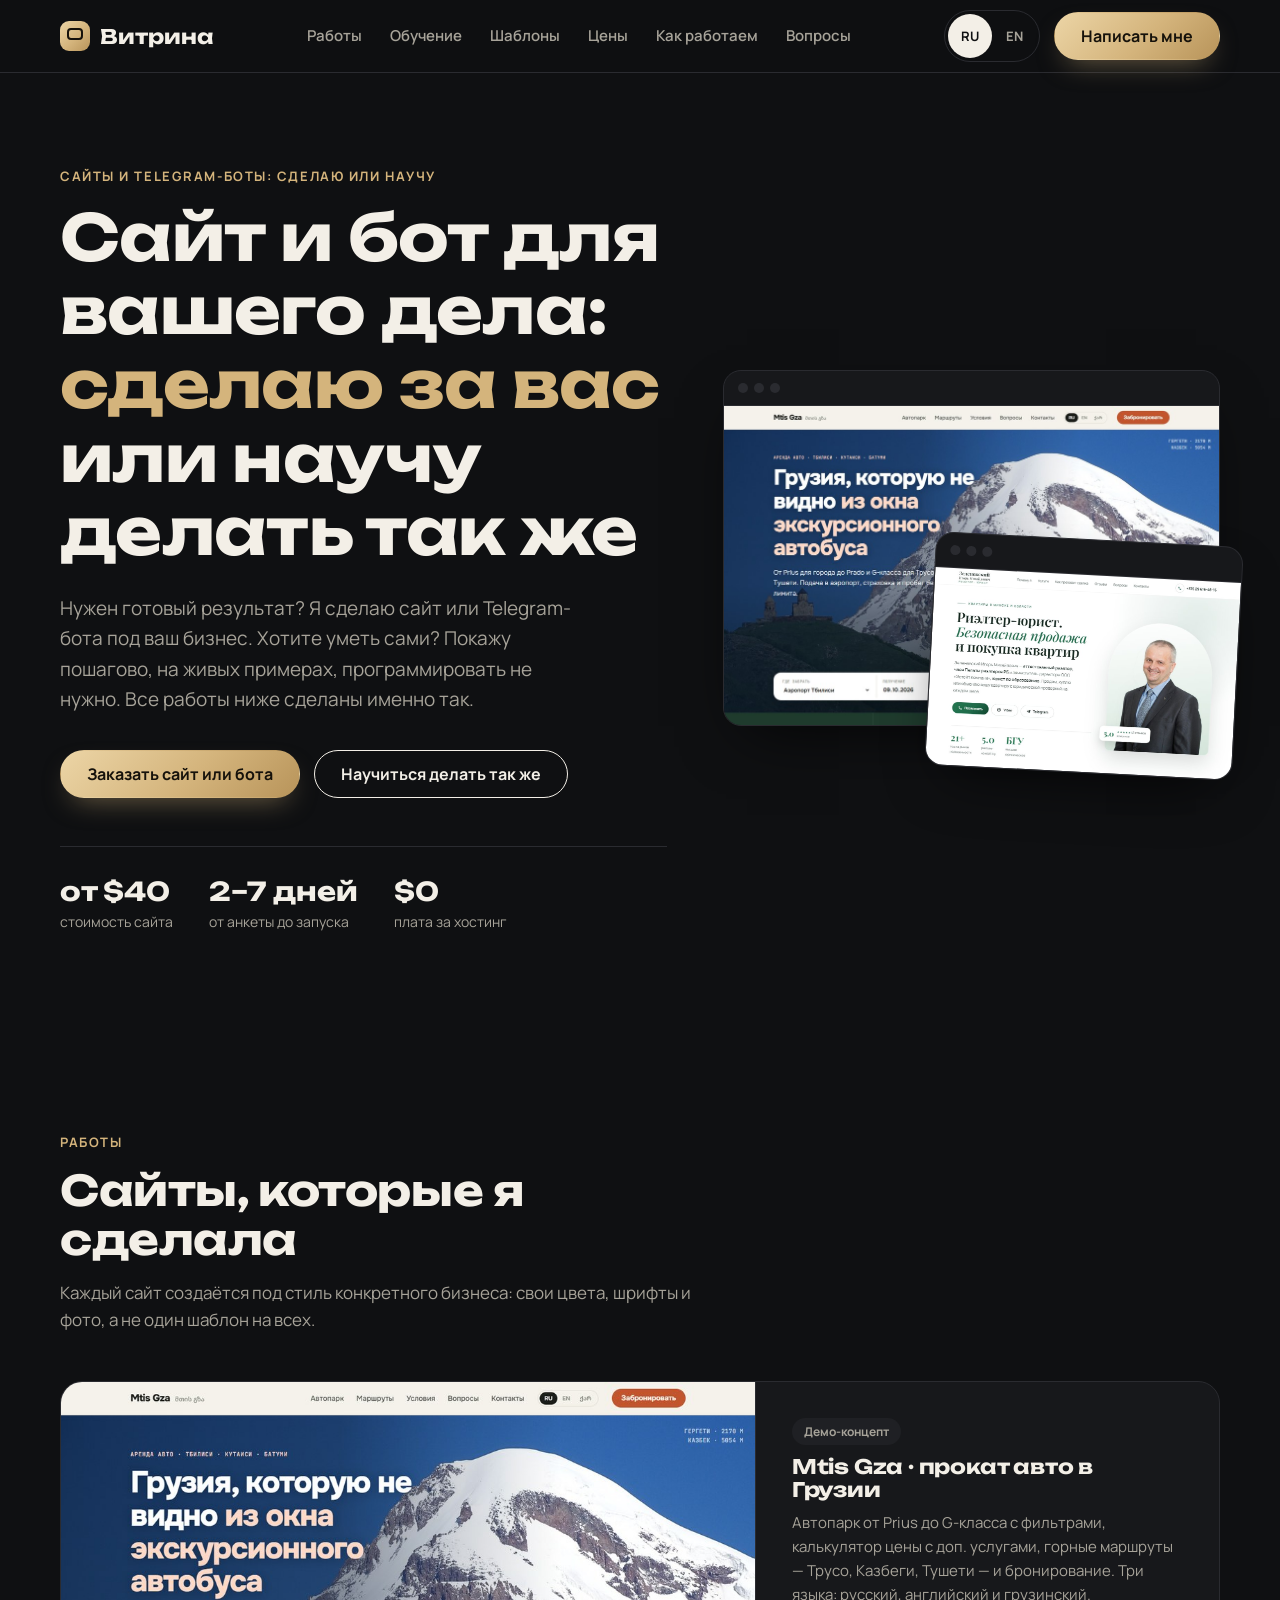
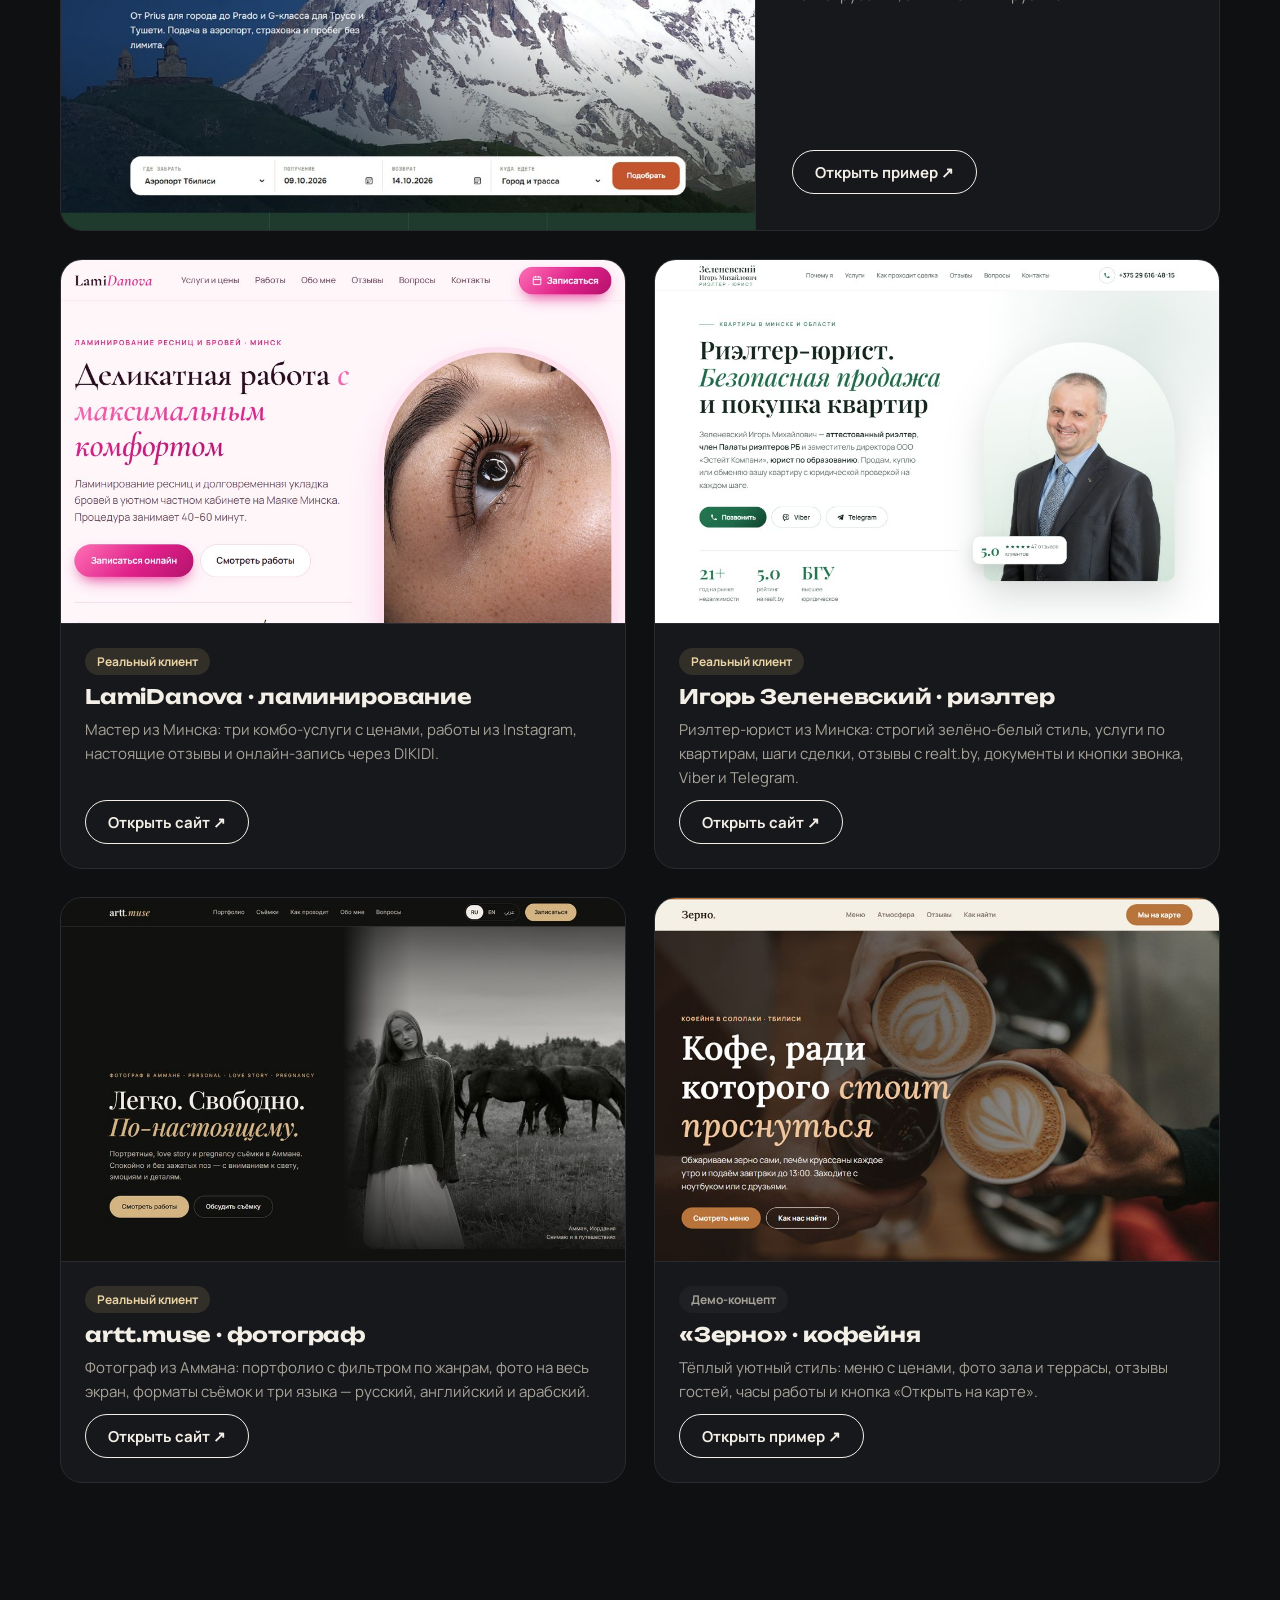
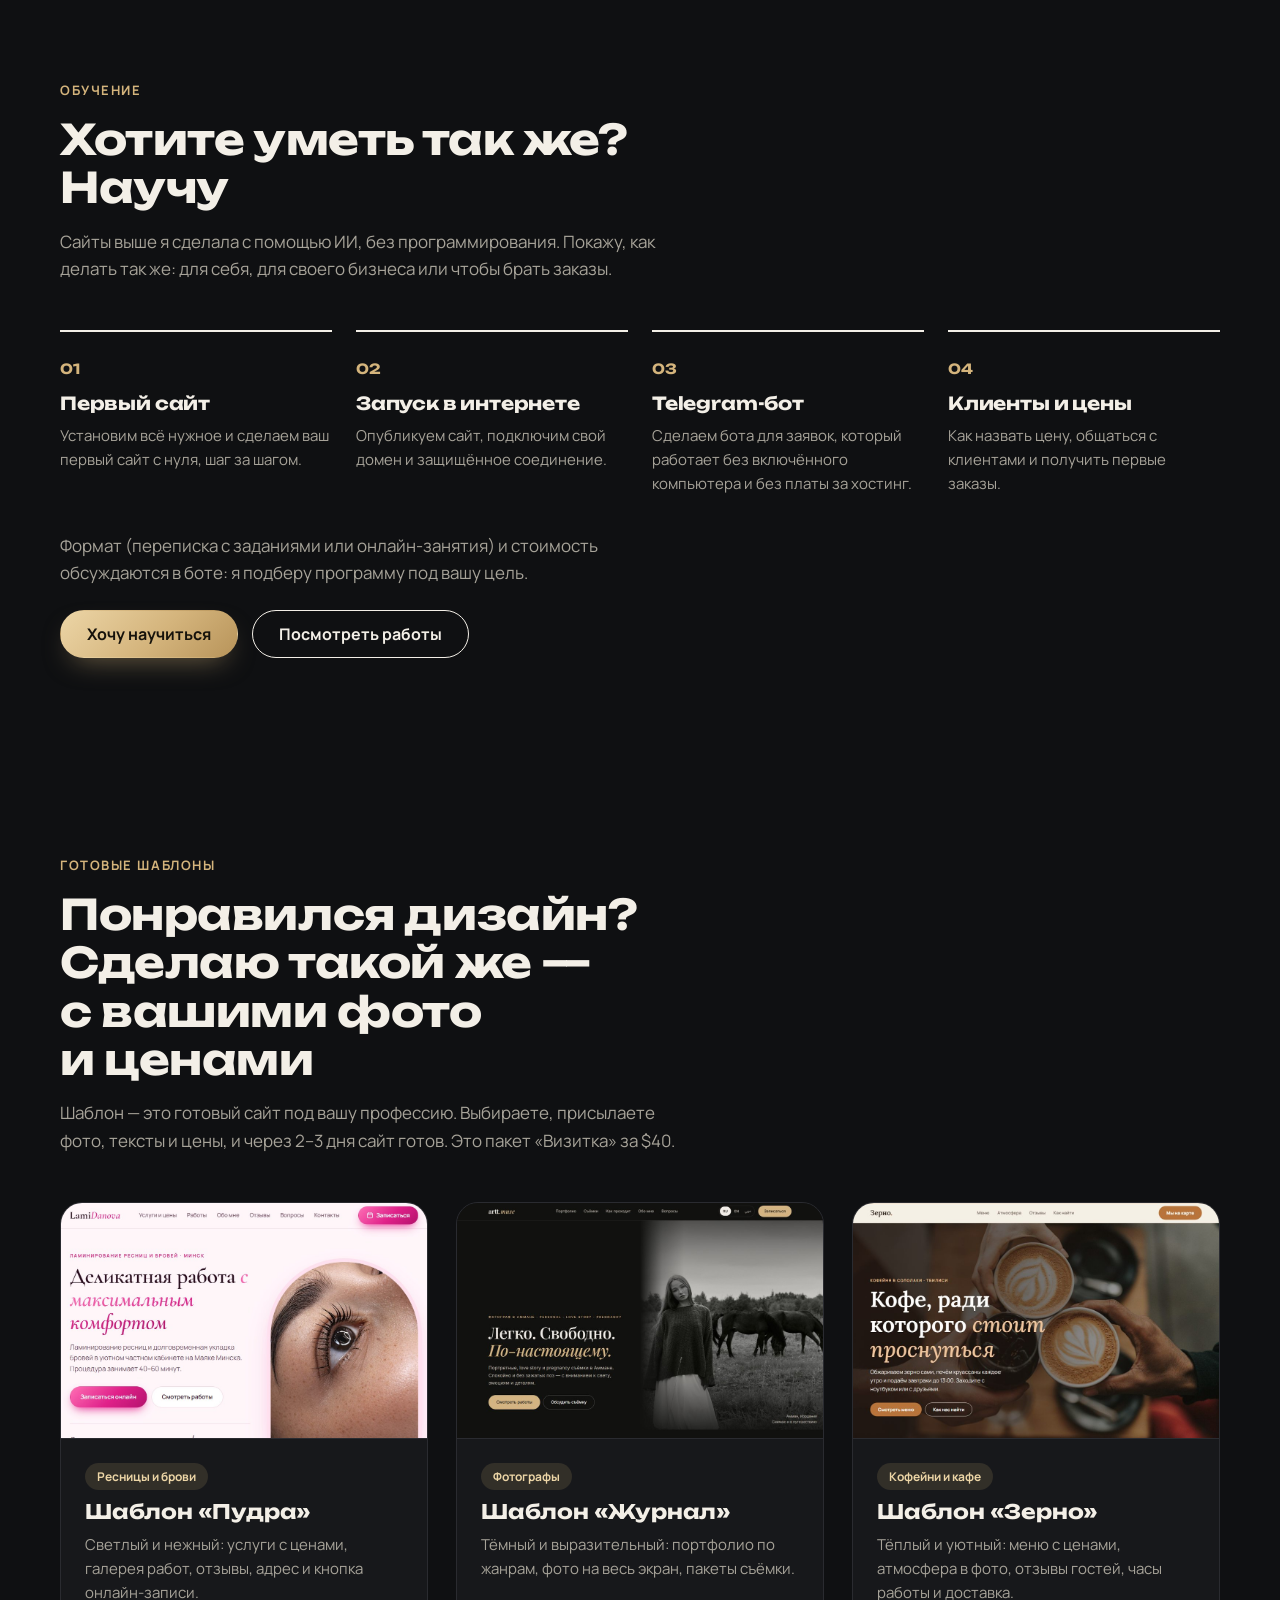
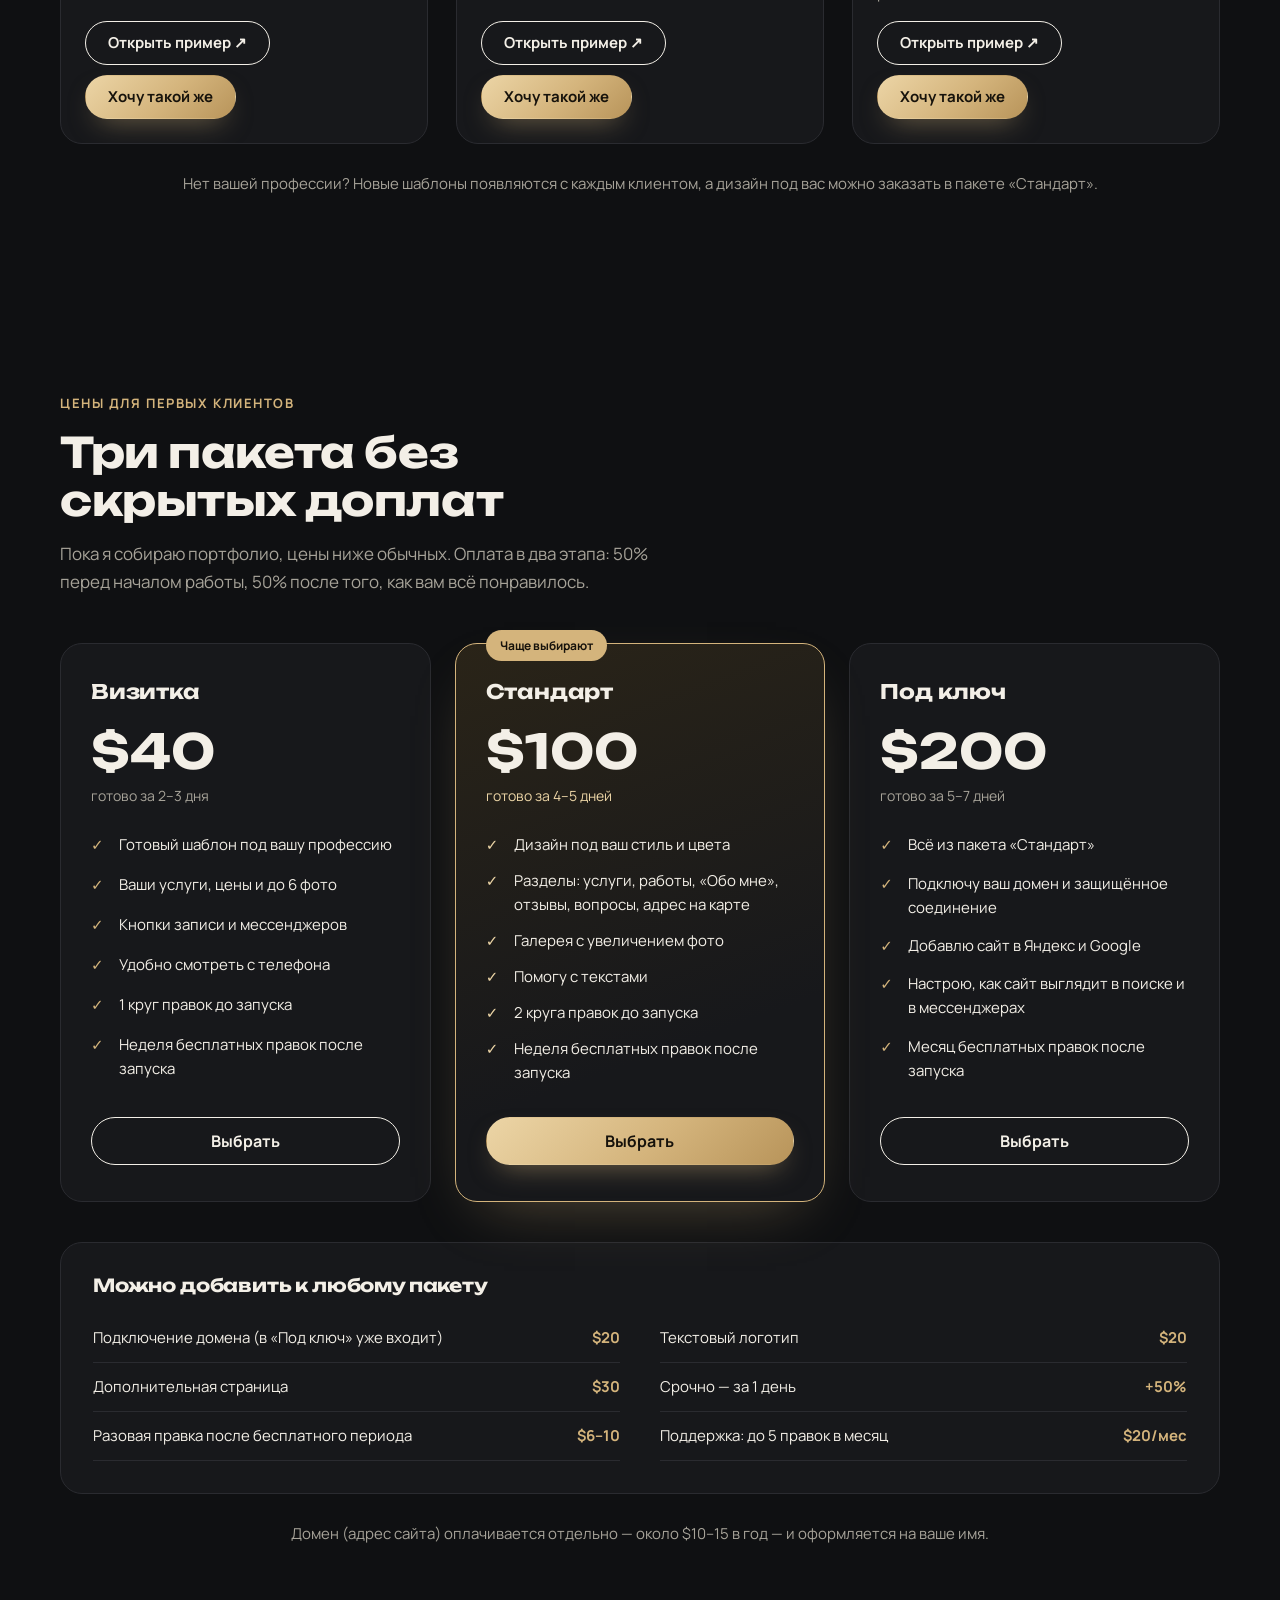
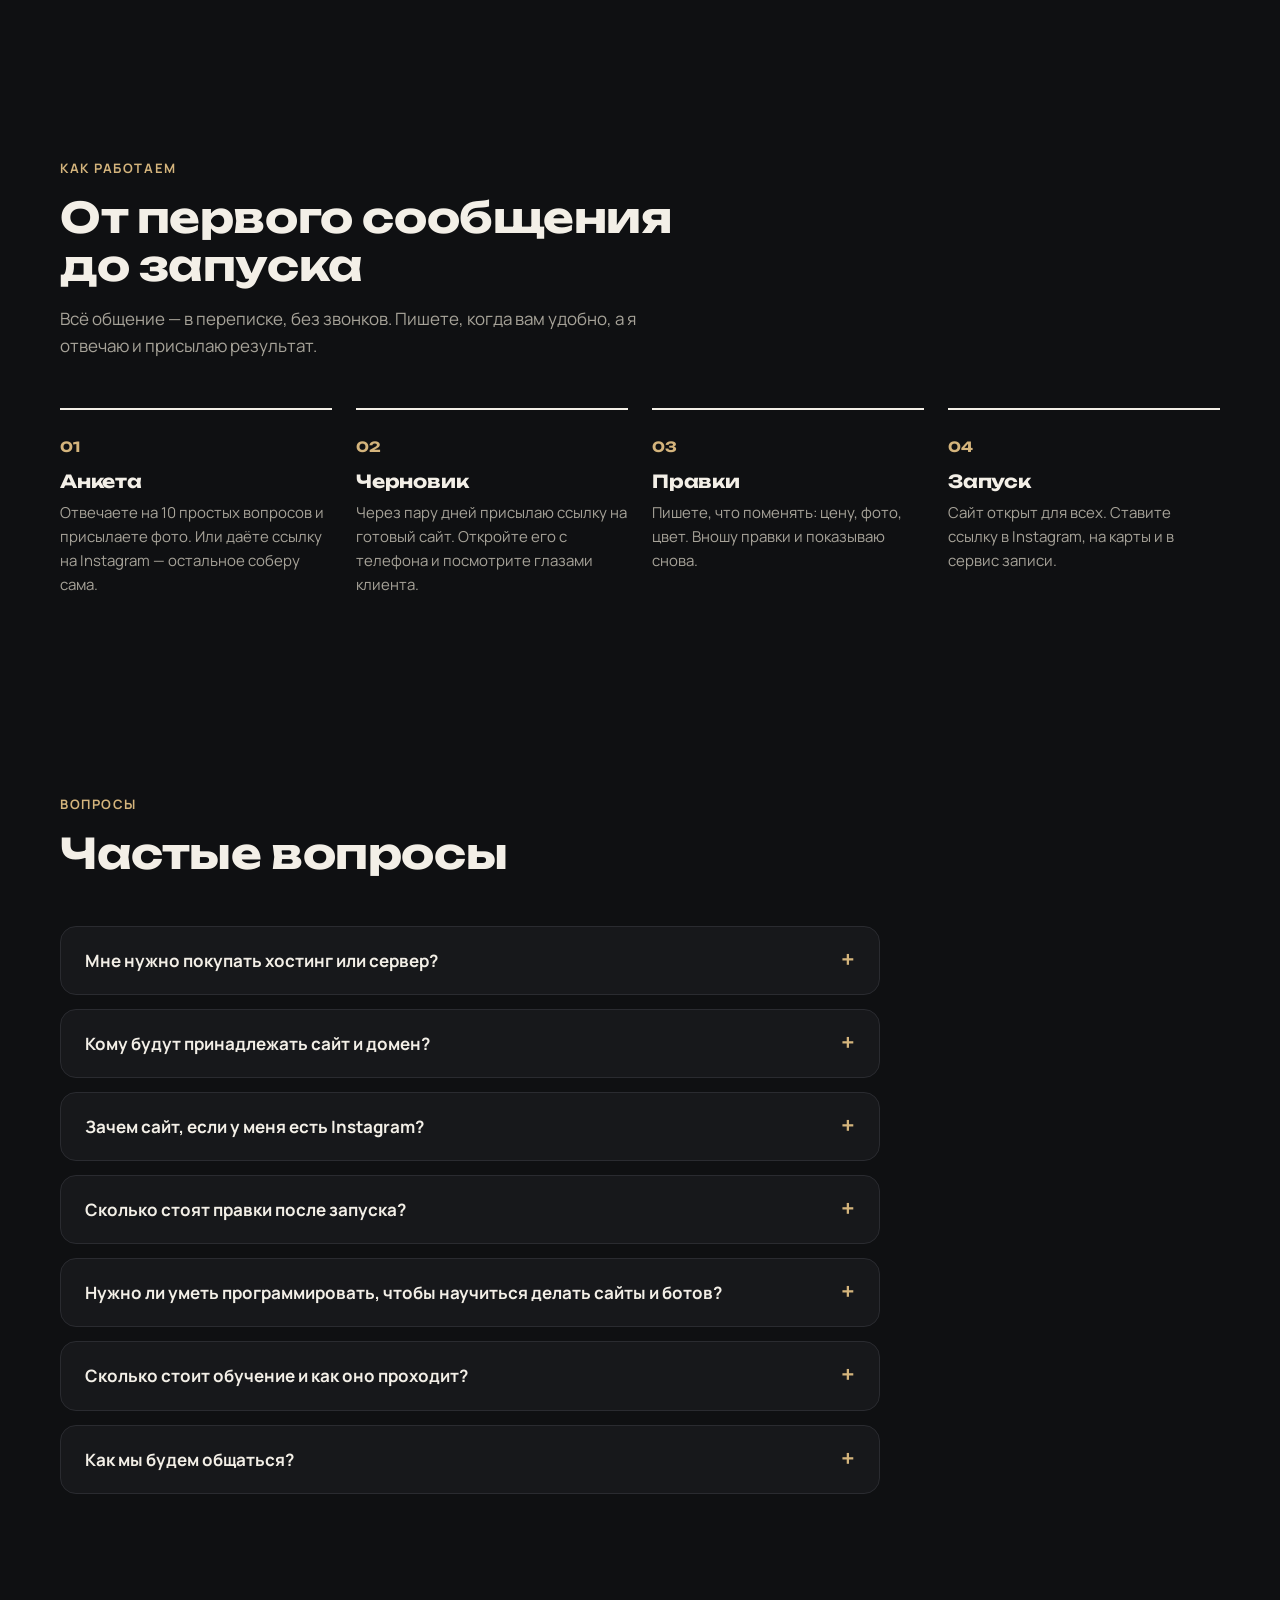
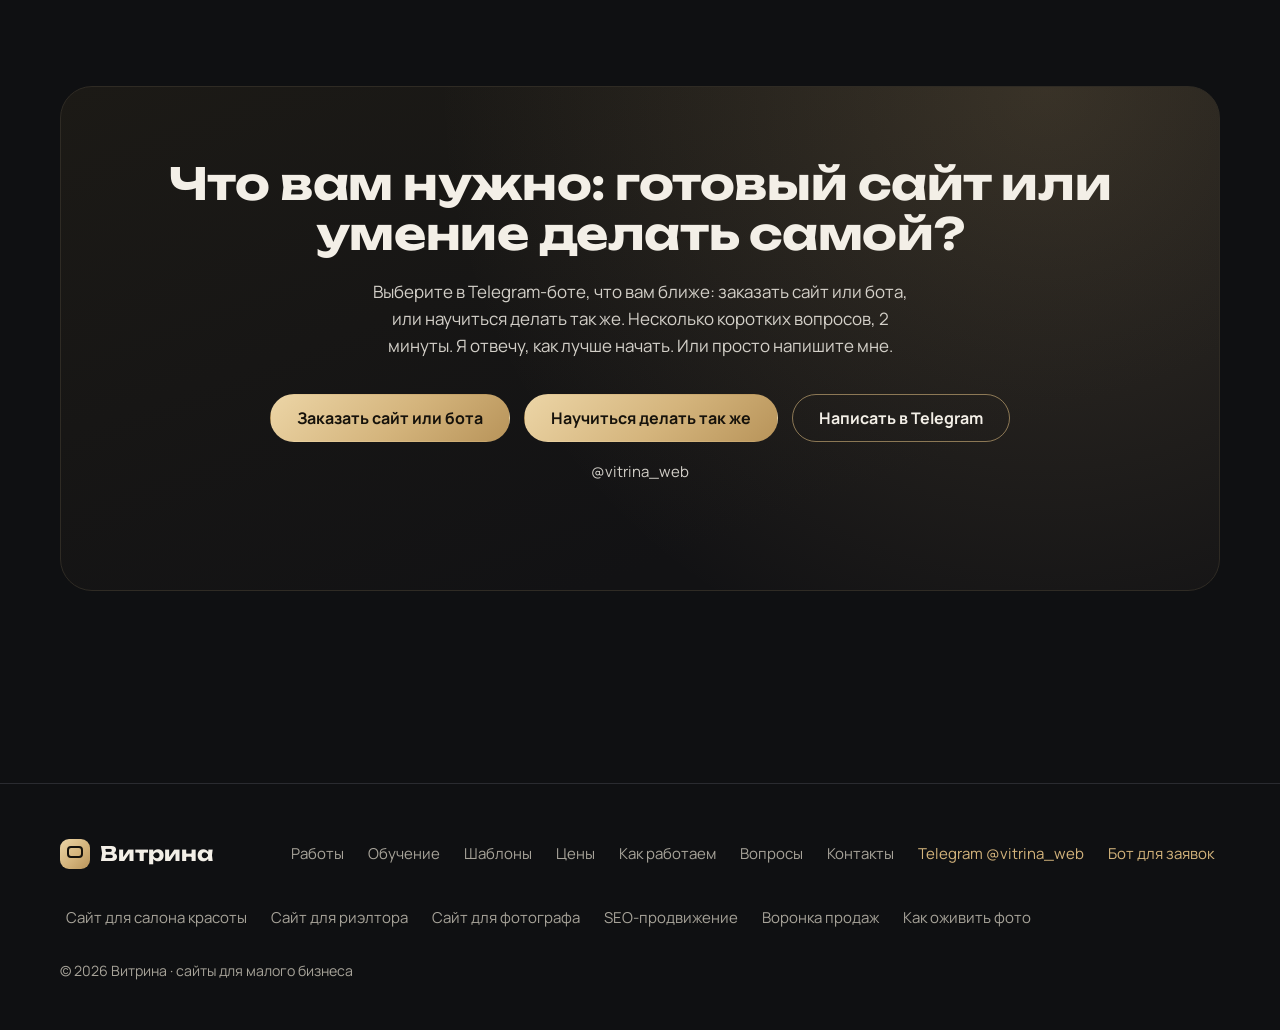
<file: index.html>
<!DOCTYPE html>
<html lang="ru">
<head>
  <meta charset="utf-8">
  <meta name="viewport" content="width=device-width, initial-scale=1">
  <title>Сайты и Telegram-боты: сделаю или научу делать так же — Витрина</title>
  <meta name="description" content="Сделаю сайт или Telegram-бота для вашего бизнеса или научу делать так же. Дизайн под вас, любой язык, сайты от $40, запуск за 2–7 дней. Портфолио и цены.">
  <link rel="canonical" href="https://vitrina-web.com/">
  <link rel="alternate" hreflang="ru" href="https://vitrina-web.com/">
  <link rel="alternate" hreflang="en" href="https://vitrina-web.com/en/">
  <link rel="alternate" hreflang="x-default" href="https://vitrina-web.com/">
  <!-- Превью ссылки в Telegram, WhatsApp, Instagram -->
  <meta property="og:type" content="website">
  <meta property="og:url" content="https://vitrina-web.com/">
  <meta property="og:title" content="Сайты и Telegram-боты: сделаю или научу делать так же — Витрина">
  <meta property="og:description" content="Сделаю сайт или Telegram-бота для вашего бизнеса или научу делать так же. Сайты от $40, запуск за 2–7 дней.">
  <!-- Структурированные данные: «анкета» для Google — кто, что делает, цены -->
  <script type="application/ld+json">
  {
    "@context": "https://schema.org",
    "@type": "ProfessionalService",
    "name": "Витрина",
    "alternateName": "Vitrina",
    "url": "https://vitrina-web.com/",
    "image": "https://vitrina-web.com/images/og.jpg",
    "description": "Создание сайтов и Telegram-ботов для бизнеса и обучение: научу делать сайты и ботов самостоятельно. Дизайн под ваш стиль, сайты на любом языке.",
    "founder": { "@type": "Person", "name": "Karolina" },
    "areaServed": "Worldwide",
    "availableLanguage": ["ru", "en"],
    "priceRange": "$40–$200",
    "sameAs": ["https://t.me/vitrina_web"],
    "hasOfferCatalog": {
      "@type": "OfferCatalog",
      "name": "Сайты",
      "itemListElement": [
        { "@type": "Offer", "name": "Сайт-визитка на шаблоне", "price": "40", "priceCurrency": "USD" },
        { "@type": "Offer", "name": "Сайт с дизайном под ваш стиль", "price": "100", "priceCurrency": "USD" },
        { "@type": "Offer", "name": "Сайт под ключ с доменом и Google", "price": "200", "priceCurrency": "USD" }
      ]
    }
  }
  </script>
  <meta property="og:image" content="https://vitrina-web.com/images/og.jpg">
  <meta property="og:image:width" content="1200">
  <meta property="og:image:height" content="630">
  <meta name="twitter:card" content="summary_large_image">
  <link rel="icon" href="data:image/svg+xml,%3Csvg xmlns='http://www.w3.org/2000/svg' viewBox='0 0 64 64'%3E%3Crect width='64' height='64' rx='18' fill='%23d4b47c'/%3E%3Crect x='15' y='15' width='34' height='26' rx='7' fill='none' stroke='%2316120b' stroke-width='5'/%3E%3C/svg%3E">
  <link rel="preconnect" href="https://fonts.googleapis.com">
  <link rel="preconnect" href="https://fonts.gstatic.com" crossorigin>
  <link href="https://fonts.googleapis.com/css2?family=Unbounded:wght@500;700&family=Manrope:wght@400;500;600;700&display=optional" rel="stylesheet">
  <style>
    :root {
      --bg: #0f1012;
      --surface: #17181b;
      --surface-2: #1f2024;
      --ink: #f3efe7;
      --muted: #a7a399;
      --line: #2a2b30;
      --accent: #d4b47c;
      --accent-dark: #c4a46c;
      --accent-soft: rgba(212, 180, 124, .14);
      --radius: 22px;
      --shadow: 0 24px 60px -24px rgba(0, 0, 0, .8);
    }
    * { box-sizing: border-box; }
    html { scroll-behavior: smooth; }
    body {
      margin: 0;
      background: var(--bg);
      color: var(--ink);
      font: 400 17px/1.6 Manrope, system-ui, sans-serif;
      -webkit-font-smoothing: antialiased;
    }
    img { max-width: 100%; height: auto; display: block; }
    a { color: inherit; }
    h1, h2, h3 { font-family: Unbounded, sans-serif; font-weight: 700; line-height: 1.15; margin: 0; letter-spacing: -.01em; }
    .container { width: min(1160px, 100% - 32px); margin-inline: auto; }
    .section { padding: 96px 0; }
    .eyebrow { display: inline-block; font-weight: 700; font-size: 13px; letter-spacing: .12em; text-transform: uppercase; color: var(--accent); margin-bottom: 14px; }
    .section-head { max-width: 640px; margin-bottom: 48px; }
    .section-head h2 { font-size: clamp(28px, 4vw, 42px); }
    .section-head p { color: var(--muted); margin: 16px 0 0; }


    /* Кнопки */
    .btn {
      display: inline-flex; align-items: center; justify-content: center; gap: 8px;
      min-height: 48px; padding: 12px 26px; border-radius: 999px;
      font: 700 16px Manrope, sans-serif; text-decoration: none; cursor: pointer;
      border: 1.5px solid transparent; transition: transform .2s, background .2s, box-shadow .2s;
    }
    .btn:hover { transform: translateY(-2px); }
    .btn:focus-visible { outline: 3px solid var(--accent); outline-offset: 3px; }
    .btn-primary { background: linear-gradient(135deg, #ecd5a6, var(--accent) 55%, #b8945a); color: #16120b; box-shadow: 0 12px 28px -12px rgba(212, 180, 124, .55); }
    .btn-primary:hover { background: linear-gradient(135deg, #f2dfb8, #dcbe88 55%, #c4a46c); }
    .btn-ghost { background: transparent; border-color: var(--ink); color: var(--ink); }
    .btn-ghost:hover { background: var(--ink); color: var(--bg); }

    /* Шапка */
    .header { position: sticky; top: 0; z-index: 10; background: rgba(15, 16, 18, .85); backdrop-filter: blur(12px); border-bottom: 1px solid var(--line); }
    .header .container { display: flex; align-items: center; justify-content: space-between; gap: 24px; min-height: 72px; }
    .logo { font: 700 20px Unbounded, sans-serif; text-decoration: none; display: flex; align-items: center; gap: 10px; min-height: 44px; }
    .logo-mark { width: 30px; height: 30px; border-radius: 9px; background: linear-gradient(135deg, #ecd5a6, var(--accent) 55%, #b8945a); position: relative; }
    .logo-mark::after { content: ""; position: absolute; inset: 7px 7px 11px; border: 2.5px solid #16120b; border-radius: 4px; }
    .nav { display: flex; gap: 28px; }
    .nav a { text-decoration: none; font-weight: 600; font-size: 15px; color: var(--muted); }
    .nav a:hover { color: var(--ink); }
    .header-end { display: flex; align-items: center; gap: 14px; }

    /* Переключатель языка */
    .lang { display: flex; border: 1px solid var(--line); border-radius: 999px; padding: 3px; }
    .lang button { min-width: 44px; min-height: 44px; padding: 0 10px; border: 0; border-radius: 999px; background: transparent; color: var(--muted); font: 700 13px Manrope, sans-serif; cursor: pointer; }
    .lang button:hover { color: var(--ink); }
    .lang button[aria-pressed="true"] { background: var(--ink); color: var(--bg); }
    .lang button:focus-visible { outline: 3px solid var(--accent); outline-offset: 2px; }

    /* Первый экран */
    .hero { padding: 88px 0 96px; }
    .hero .container { display: grid; grid-template-columns: 1.1fr .9fr; gap: 56px; align-items: center; }
    .hero h1 { font-size: clamp(34px, 5.4vw, 64px); }
    .hero h1 em { font-style: normal; color: var(--accent); }
    .hero-lead { font-size: 19px; color: var(--muted); max-width: 520px; margin: 24px 0 36px; }
    .hero-actions { display: flex; flex-wrap: wrap; gap: 14px; }
    .hero-facts { display: flex; flex-wrap: wrap; gap: 36px; margin-top: 48px; padding-top: 28px; border-top: 1px solid var(--line); }
    .hero-facts b { display: block; font: 700 26px Unbounded, sans-serif; }
    .hero-facts span { color: var(--muted); font-size: 14px; }
    .hero-visual { position: relative; }
    .browser { background: var(--surface); border-radius: 18px; box-shadow: var(--shadow); overflow: hidden; border: 1px solid var(--line); }
    .browser-bar { display: flex; gap: 6px; padding: 12px 14px; border-bottom: 1px solid var(--line); }
    .browser-bar i { width: 10px; height: 10px; border-radius: 50%; background: var(--line); }
    .hero-visual .browser:nth-child(2) { position: absolute; width: 62%; right: -18px; bottom: -48px; transform: rotate(3deg); }

    /* Портфолио */
    .works { display: grid; grid-template-columns: repeat(3, 1fr); gap: 28px; }
    .work { background: var(--surface); border-radius: var(--radius); overflow: hidden; border: 1px solid var(--line); display: flex; flex-direction: column; }
    .work img { aspect-ratio: 1000 / 645; object-fit: cover; border-bottom: 1px solid var(--line); }
    .work-body { padding: 24px; display: flex; flex-direction: column; gap: 10px; flex: 1; }
    #works .works { grid-template-columns: repeat(2, 1fr); }
    /* Главная работа — на всю ширину: фото слева, текст справа */
    .work-wide { grid-column: 1 / -1; flex-direction: row; }
    .work-wide .work-link { flex: 0 0 60%; }
    .work-wide img { height: 100%; border-bottom: 0; border-right: 1px solid var(--line); }
    .work-wide .work-body { padding: 36px; justify-content: center; }
    .work-wide h3 { font-size: 1.5em; }
    .work-tag { align-self: flex-start; font-size: 12px; font-weight: 700; padding: 4px 12px; border-radius: 999px; background: var(--accent-soft); color: #ecd5a6; }
    .work-tag.demo { background: var(--surface-2); color: var(--muted); }
    .work h3 { font-size: 20px; }
    .work p { margin: 0; color: var(--muted); font-size: 15px; }

    /* Цены */
    .prices { display: grid; grid-template-columns: repeat(3, 1fr); gap: 24px; align-items: stretch; }
    .price { background: var(--surface); border: 1px solid var(--line); border-radius: var(--radius); padding: 36px 30px; display: flex; flex-direction: column; }
    .price.featured { background: linear-gradient(160deg, #2a2418 0%, var(--surface) 70%); border-color: var(--accent); position: relative; box-shadow: 0 24px 60px -28px rgba(212, 180, 124, .4); }
    .price.featured .price-note, .price.featured li::before { color: #ecd5a6; }
    .price-badge { position: absolute; top: -14px; left: 30px; background: var(--accent); color: #16120b; font-size: 12px; font-weight: 700; padding: 6px 14px; border-radius: 999px; }
    .price h3 { font-size: 20px; }
    .price-sum { font: 700 48px Unbounded, sans-serif; margin: 18px 0 4px; }
    .price-note { color: var(--muted); font-size: 14px; }
    .price ul { list-style: none; padding: 0; margin: 26px 0 32px; display: grid; gap: 12px; flex: 1; }
    .price li { padding-left: 28px; position: relative; font-size: 15px; }
    .price li::before { content: "✓"; position: absolute; left: 0; font-weight: 700; color: var(--accent); }
    .work-btn { align-self: flex-start; margin-top: auto; min-height: 44px; padding: 10px 22px; font-size: 15px; }
    .work-actions { display: flex; flex-wrap: wrap; gap: 10px; margin-top: auto; padding-top: 6px; }
    .work-actions .work-btn { margin-top: 0; }
    .work-link { display: block; overflow: hidden; }
    .work-link img { transition: transform .5s cubic-bezier(.2, .8, .2, 1), filter .3s; }
    .work-link:hover img { transform: scale(1.03); filter: brightness(1.08); }
    .work-soon { font-size: 13px !important; font-style: italic; }
    .templates-more { color: var(--muted); font-size: 15px; margin: 28px 0 0; text-align: center; }
    .extras { margin-top: 40px; background: var(--surface); border: 1px solid var(--line); border-radius: var(--radius); padding: 32px; }
    .extras h3 { font-size: 18px; margin-bottom: 18px; }
    .extras ul { list-style: none; margin: 0; padding: 0; display: grid; grid-template-columns: 1fr 1fr; gap: 0 40px; }
    .extras li { display: flex; justify-content: space-between; gap: 16px; padding: 12px 0; border-bottom: 1px solid var(--line); font-size: 15px; }
    .extras b { color: var(--accent); white-space: nowrap; }
    .prices-foot { color: var(--muted); font-size: 15px; margin-top: 28px; text-align: center; }

    /* Как работаем */
    .steps { display: grid; grid-template-columns: repeat(4, 1fr); gap: 24px; counter-reset: step; }
    .step { border-top: 2px solid var(--ink); padding-top: 22px; }
    .step::before { counter-increment: step; content: "0" counter(step); font: 700 14px Unbounded, sans-serif; color: var(--accent); }
    .step h3 { font-size: 18px; margin: 12px 0 10px; }
    .step p { margin: 0; color: var(--muted); font-size: 15px; }
    .learn-note { color: var(--muted); max-width: 640px; margin: 36px 0 24px; }
    .learn-actions { margin-top: 0; }

    /* Вопросы */
    .faq { display: grid; gap: 14px; max-width: 820px; }
    .faq details { background: var(--surface); border: 1px solid var(--line); border-radius: 16px; padding: 0 24px; }
    .faq summary { cursor: pointer; font-weight: 700; padding: 20px 0; list-style: none; display: flex; justify-content: space-between; gap: 16px; }
    .faq summary::-webkit-details-marker { display: none; }
    .faq summary::after { content: "+"; font-size: 24px; line-height: 1; color: var(--accent); transition: transform .2s; }
    .faq details[open] summary::after { transform: rotate(45deg); }
    .faq details p { margin: 0 0 20px; color: var(--muted); }

    /* Контакты */
    .cta { background: radial-gradient(circle at 85% 0%, rgba(212, 180, 124, .18), transparent 55%), linear-gradient(160deg, #1c1a16 0%, #121214 75%); border: 1px solid #2f2b24; color: var(--ink); border-radius: 32px; padding: 72px 48px; text-align: center; }
    .cta h2 { font-size: clamp(28px, 4vw, 44px); }
    .cta p { opacity: .85; max-width: 560px; margin: 18px auto 34px; }
    .cta-links { display: flex; flex-wrap: wrap; justify-content: center; gap: 14px; }
    .cta .btn { background: linear-gradient(135deg, #ecd5a6, var(--accent) 55%, #b8945a); color: #16120b; }
    .cta .btn-outline-light { background: transparent; color: var(--ink); border-color: rgba(212, 180, 124, .6); }
    .cta .btn-outline-light:hover { background: rgba(212, 180, 124, .1); }
    .cta-note { font-size: 15px; margin: 22px 0 0; opacity: .8; }

    /* Подвал */
    .footer { padding: 48px 0; border-top: 1px solid var(--line); margin-top: 96px; }
    .footer .container { display: flex; flex-wrap: wrap; align-items: center; justify-content: space-between; gap: 20px; }
    .footer-nav { display: flex; flex-wrap: wrap; gap: 0 12px; }
    .footer-nav a { display: inline-flex; align-items: center; min-height: 44px; padding: 0 6px; text-decoration: none; color: var(--muted); font-size: 15px; }
    .footer-nav a:hover { color: var(--ink); }
    .footer-tg { color: var(--accent) !important; }
    .footer-pages { flex-basis: 100%; order: 3; }
    .footer small { order: 4; flex-basis: 100%; }
    .footer small { color: var(--muted); }

    @media (max-width: 960px) {
      .nav { display: none; }
      .hero .container { grid-template-columns: 1fr; }
      .hero-visual { margin: 0 18px 48px 0; }
      .works, #works .works, .prices { grid-template-columns: 1fr; max-width: 560px; }
      .work-wide { flex-direction: column; }
      .work-wide .work-link { flex: none; }
      .work-wide img { height: auto; border-right: 0; border-bottom: 1px solid var(--line); }
      .work-wide .work-body { padding: 24px; }
      .work-wide h3 { font-size: inherit; }
      .steps { grid-template-columns: 1fr 1fr; }
    }
    @media (max-width: 560px) {
      .section { padding: 72px 0; }
      .hero { padding: 56px 0 72px; }
      .header .container { gap: 12px; }
      .header-end { gap: 8px; }
      .header .btn { display: none; }
      .steps { grid-template-columns: 1fr; }
      .extras { padding: 24px 20px; }
      .extras ul { grid-template-columns: 1fr; }
      .cta { padding: 56px 22px; border-radius: 24px; }
      .hero-facts { gap: 24px; }
    }
  </style>
</head>
<body>

  <header class="header">
    <div class="container">
      <a href="#top" class="logo"><span class="logo-mark" aria-hidden="true"></span><span data-i18n="brand">Витрина</span></a>
      <nav class="nav" aria-label="Разделы" data-i18n-label="aria.nav">
        <a href="#works" data-i18n="nav.works">Работы</a>
        <a href="#learn" data-i18n="nav.learn">Обучение</a>
        <a href="#templates" data-i18n="nav.templates">Шаблоны</a>
        <a href="#prices" data-i18n="nav.prices">Цены</a>
        <a href="#process" data-i18n="nav.process">Как работаем</a>
        <a href="#faq" data-i18n="nav.faq">Вопросы</a>
      </nav>
      <div class="header-end">
        <div class="lang" role="group" aria-label="Язык сайта" data-i18n-label="aria.lang">
          <button type="button" data-lang="ru" lang="ru">RU</button>
          <button type="button" data-lang="en" lang="en">EN</button>
        </div>
        <a href="#contact" class="btn btn-primary" data-i18n="cta.header">Написать мне</a>
      </div>
    </div>
  </header>

  <main id="top">
    <section class="hero">
      <div class="container">
        <div>
          <span class="eyebrow" data-i18n="hero.eyebrow">Сайты и Telegram-боты: сделаю или научу</span>
          <h1 data-i18n="hero.title">Сайт и бот для вашего дела: <em>сделаю за вас</em> или научу делать так&nbsp;же</h1>
          <p class="hero-lead" data-i18n="hero.lead">Нужен готовый результат? Я сделаю сайт или Telegram-бота под ваш бизнес. Хотите уметь сами? Покажу пошагово, на живых примерах, программировать не нужно. Все работы ниже сделаны именно так.</p>
          <div class="hero-actions">
            <a href="https://t.me/vitrina_web_bot?start=site" target="_blank" rel="noopener" class="btn btn-primary" data-i18n="hero.btn1">Заказать сайт или бота</a>
            <a href="https://t.me/vitrina_web_bot?start=learn" target="_blank" rel="noopener" class="btn btn-ghost" data-i18n="hero.btn2">Научиться делать так же</a>
          </div>
          <div class="hero-facts">
            <div><b data-i18n="fact1.n">от $40</b><span data-i18n="fact1.t">стоимость сайта</span></div>
            <div><b data-i18n="fact2.n">2–7 дней</b><span data-i18n="fact2.t">от анкеты до запуска</span></div>
            <div><b>$0</b><span data-i18n="fact3.t">плата за хостинг</span></div>
          </div>
        </div>
        <div class="hero-visual" aria-hidden="true">
          <div class="browser"><div class="browser-bar"><i></i><i></i><i></i></div><img src="images/work-cars.jpg" alt="" width="1000" height="645"></div>
          <div class="browser"><div class="browser-bar"><i></i><i></i><i></i></div><img src="images/work-zelenevsky.jpg" alt="" width="1000" height="645"></div>
        </div>
      </div>
    </section>

    <section class="section" id="works">
      <div class="container">
        <div class="section-head">
          <span class="eyebrow" data-i18n="nav.works">Работы</span>
          <h2 data-i18n="works.title">Сайты, которые я сделала</h2>
          <p data-i18n="works.lead">Каждый сайт создаётся под стиль конкретного бизнеса: свои цвета, шрифты и фото, а не один шаблон на всех.</p>
        </div>
        <div class="works">
          <article class="work work-wide">
            <a href="work/mtis-gza/index.html" target="_blank" rel="noopener" class="work-link" tabindex="-1"><img src="images/work-cars.jpg" alt="Главный экран демо-сайта проката машин Mtis Gza" data-i18n-alt="alt.w5" width="1000" height="645" loading="lazy"></a>
            <div class="work-body">
              <span class="work-tag demo" data-i18n="tag.demo">Демо-концепт</span>
              <h3 data-i18n="w5.t">Mtis Gza · прокат авто в Грузии</h3>
              <p data-i18n="w5.p">Автопарк от Prius до G-класса с фильтрами, калькулятор цены с доп. услугами, горные маршруты — Трусо, Казбеги, Тушети — и бронирование. Три языка: русский, английский и грузинский.</p>
              <a href="work/mtis-gza/index.html" target="_blank" rel="noopener" class="btn btn-ghost work-btn" data-i18n="btn.open">Открыть пример ↗</a>
            </div>
          </article>
          <article class="work">
            <a href="work/lamidanova/index.html" target="_blank" rel="noopener" class="work-link" tabindex="-1"><img src="images/work-daria.jpg" alt="Главный экран сайта LamiDanova" data-i18n-alt="alt.w1" width="1000" height="645" loading="lazy"></a>
            <div class="work-body">
              <span class="work-tag" data-i18n="tag.real">Реальный клиент</span>
              <h3 data-i18n="w1.t">LamiDanova · ламинирование</h3>
              <p data-i18n="w1.p">Мастер из Минска: три комбо-услуги с ценами, работы из Instagram, настоящие отзывы и онлайн-запись через DIKIDI.</p>
              <a href="work/lamidanova/index.html" target="_blank" rel="noopener" class="btn btn-ghost work-btn" data-i18n="btn.site">Открыть сайт ↗</a>
            </div>
          </article>
          <article class="work">
            <a href="https://kerimalina.github.io/zelenevsky/" target="_blank" rel="noopener" class="work-link" tabindex="-1"><img src="images/work-zelenevsky.jpg" alt="Главный экран сайта риэлтера Игоря Зеленевского" data-i18n-alt="alt.w4" width="1000" height="645" loading="lazy"></a>
            <div class="work-body">
              <span class="work-tag" data-i18n="tag.real">Реальный клиент</span>
              <h3 data-i18n="w4.t">Игорь Зеленевский · риэлтер</h3>
              <p data-i18n="w4.p">Риэлтер-юрист из Минска: строгий зелёно-белый стиль, услуги по квартирам, шаги сделки, отзывы с realt.by, документы и кнопки звонка, Viber и Telegram.</p>
              <a href="https://kerimalina.github.io/zelenevsky/" target="_blank" rel="noopener" class="btn btn-ghost work-btn" data-i18n="btn.site">Открыть сайт ↗</a>
            </div>
          </article>
          <article class="work">
            <a href="work/artt-muse/index.html" target="_blank" rel="noopener" class="work-link" tabindex="-1"><img src="images/work-tanya.jpg" alt="Главный экран сайта фотографа artt.muse" data-i18n-alt="alt.w2" width="1000" height="645" loading="lazy"></a>
            <div class="work-body">
              <span class="work-tag" data-i18n="tag.real">Реальный клиент</span>
              <h3 data-i18n="w2.t">artt.muse · фотограф</h3>
              <p data-i18n="w2.p">Фотограф из Аммана: портфолио с фильтром по жанрам, фото на весь экран, форматы съёмок и три языка — русский, английский и арабский.</p>
              <a href="work/artt-muse/index.html" target="_blank" rel="noopener" class="btn btn-ghost work-btn" data-i18n="btn.site">Открыть сайт ↗</a>
            </div>
          </article>
          <article class="work">
            <a href="demo/coffee/index.html" target="_blank" rel="noopener" class="work-link" tabindex="-1"><img src="images/work-coffee.jpg" alt="Главный экран демо-сайта кофейни «Зерно»" data-i18n-alt="alt.w3" width="1000" height="645" loading="lazy"></a>
            <div class="work-body">
              <span class="work-tag demo" data-i18n="tag.demo">Демо-концепт</span>
              <h3 data-i18n="w3.t">«Зерно» · кофейня</h3>
              <p data-i18n="w3.p">Тёплый уютный стиль: меню с ценами, фото зала и террасы, отзывы гостей, часы работы и кнопка «Открыть на карте».</p>
              <a href="demo/coffee/index.html" target="_blank" rel="noopener" class="btn btn-ghost work-btn" data-i18n="btn.open">Открыть пример ↗</a>
            </div>
          </article>
        </div>
      </div>
    </section>

    <section class="section" id="learn">
      <div class="container">
        <div class="section-head">
          <span class="eyebrow" data-i18n="learn.eyebrow">Обучение</span>
          <h2 data-i18n="learn.title">Хотите уметь так же? Научу</h2>
          <p data-i18n="learn.lead">Сайты выше я сделала с помощью ИИ, без программирования. Покажу, как делать так же: для себя, для своего бизнеса или чтобы брать заказы.</p>
        </div>
        <div class="steps">
          <div class="step"><h3 data-i18n="l1.t">Первый сайт</h3><p data-i18n="l1.p">Установим всё нужное и сделаем ваш первый сайт с нуля, шаг за шагом.</p></div>
          <div class="step"><h3 data-i18n="l2.t">Запуск в интернете</h3><p data-i18n="l2.p">Опубликуем сайт, подключим свой домен и защищённое соединение.</p></div>
          <div class="step"><h3 data-i18n="l3.t">Telegram-бот</h3><p data-i18n="l3.p">Сделаем бота для заявок, который работает без включённого компьютера и без платы за хостинг.</p></div>
          <div class="step"><h3 data-i18n="l4.t">Клиенты и цены</h3><p data-i18n="l4.p">Как назвать цену, общаться с клиентами и получить первые заказы.</p></div>
        </div>
        <p class="learn-note" data-i18n="learn.note">Формат (переписка с заданиями или онлайн-занятия) и стоимость обсуждаются в боте: я подберу программу под вашу цель.</p>
        <div class="hero-actions learn-actions">
          <a href="https://t.me/vitrina_web_bot?start=learn" target="_blank" rel="noopener" class="btn btn-primary" data-i18n="learn.btn">Хочу научиться</a>
          <a href="#works" class="btn btn-ghost" data-i18n="hero.btn3">Посмотреть работы</a>
        </div>
      </div>
    </section>

    <section class="section" id="templates">
      <div class="container">
        <div class="section-head">
          <span class="eyebrow" data-i18n="tpl.eyebrow">Готовые шаблоны</span>
          <h2 data-i18n="tpl.title">Понравился дизайн? Сделаю такой же — с&nbsp;вашими фото и&nbsp;ценами</h2>
          <p data-i18n="tpl.lead">Шаблон — это готовый сайт под вашу профессию. Выбираете, присылаете фото, тексты и цены, и через 2–3 дня сайт готов. Это пакет «Визитка» за $40.</p>
        </div>
        <div class="works">
          <article class="work">
            <a href="work/lamidanova/index.html" target="_blank" rel="noopener" class="work-link" tabindex="-1"><img src="images/work-daria.jpg" alt="Шаблон сайта «Пудра» для мастера ресниц и бровей" data-i18n-alt="alt.t1" width="1000" height="645" loading="lazy"></a>
            <div class="work-body">
              <span class="work-tag" data-i18n="t1.tag">Ресницы и брови</span>
              <h3 data-i18n="t1.t">Шаблон «Пудра»</h3>
              <p data-i18n="t1.p">Светлый и нежный: услуги с ценами, галерея работ, отзывы, адрес и кнопка онлайн-записи.</p>
              <div class="work-actions">
                <a href="work/lamidanova/index.html" target="_blank" rel="noopener" class="btn btn-ghost work-btn" data-i18n="btn.open">Открыть пример ↗</a>
                <a href="#contact" class="btn btn-primary work-btn" data-i18n="btn.same">Хочу такой же</a>
              </div>
            </div>
          </article>
          <article class="work">
            <a href="work/artt-muse/index.html" target="_blank" rel="noopener" class="work-link" tabindex="-1"><img src="images/work-tanya.jpg" alt="Шаблон сайта «Журнал» для фотографа" data-i18n-alt="alt.t2" width="1000" height="645" loading="lazy"></a>
            <div class="work-body">
              <span class="work-tag" data-i18n="t2.tag">Фотографы</span>
              <h3 data-i18n="t2.t">Шаблон «Журнал»</h3>
              <p data-i18n="t2.p">Тёмный и выразительный: портфолио по жанрам, фото на весь экран, пакеты съёмки.</p>
              <div class="work-actions">
                <a href="work/artt-muse/index.html" target="_blank" rel="noopener" class="btn btn-ghost work-btn" data-i18n="btn.open">Открыть пример ↗</a>
                <a href="#contact" class="btn btn-primary work-btn" data-i18n="btn.same">Хочу такой же</a>
              </div>
            </div>
          </article>
          <article class="work">
            <a href="demo/coffee/index.html" target="_blank" rel="noopener" class="work-link" tabindex="-1"><img src="images/work-coffee.jpg" alt="Шаблон сайта «Зерно» для кофейни и кафе" data-i18n-alt="alt.t3" width="1000" height="645" loading="lazy"></a>
            <div class="work-body">
              <span class="work-tag" data-i18n="t3.tag">Кофейни и кафе</span>
              <h3 data-i18n="t3.t">Шаблон «Зерно»</h3>
              <p data-i18n="t3.p">Тёплый и уютный: меню с ценами, атмосфера в фото, отзывы гостей, часы работы и доставка.</p>
              <div class="work-actions">
                <a href="demo/coffee/index.html" target="_blank" rel="noopener" class="btn btn-ghost work-btn" data-i18n="btn.open">Открыть пример ↗</a>
                <a href="#contact" class="btn btn-primary work-btn" data-i18n="btn.same">Хочу такой же</a>
              </div>
            </div>
          </article>
        </div>
        <p class="templates-more" data-i18n="tpl.more">Нет вашей профессии? Новые шаблоны появляются с каждым клиентом, а дизайн под вас можно заказать в пакете «Стандарт».</p>
      </div>
    </section>

    <section class="section" id="prices">
      <div class="container">
        <div class="section-head">
          <span class="eyebrow" data-i18n="prices.eyebrow">Цены для первых клиентов</span>
          <h2 data-i18n="prices.title">Три пакета без скрытых доплат</h2>
          <p data-i18n="prices.lead">Пока я собираю портфолио, цены ниже обычных. Оплата в два этапа: 50% перед началом работы, 50% после того, как вам всё понравилось.</p>
        </div>
        <div class="prices">
          <article class="price">
            <h3 data-i18n="pk1.t">Визитка</h3>
            <div class="price-sum">$40</div>
            <div class="price-note" data-i18n="pk1.note">готово за 2–3 дня</div>
            <ul>
              <li data-i18n="pk1.l1">Готовый шаблон под вашу профессию</li>
              <li data-i18n="pk1.l2">Ваши услуги, цены и до 6 фото</li>
              <li data-i18n="pk1.l3">Кнопки записи и мессенджеров</li>
              <li data-i18n="pk1.l4">Удобно смотреть с телефона</li>
              <li data-i18n="pk1.l5">1 круг правок до запуска</li>
              <li data-i18n="pk.week">Неделя бесплатных правок после запуска</li>
            </ul>
            <a href="#contact" class="btn btn-ghost" data-i18n="btn.choose">Выбрать</a>
          </article>
          <article class="price featured">
            <span class="price-badge" data-i18n="pk2.badge">Чаще выбирают</span>
            <h3 data-i18n="pk2.t">Стандарт</h3>
            <div class="price-sum">$100</div>
            <div class="price-note" data-i18n="pk2.note">готово за 4–5 дней</div>
            <ul>
              <li data-i18n="pk2.l1">Дизайн под ваш стиль и цвета</li>
              <li data-i18n="pk2.l2">Разделы: услуги, работы, «Обо мне», отзывы, вопросы, адрес на карте</li>
              <li data-i18n="pk2.l3">Галерея с увеличением фото</li>
              <li data-i18n="pk2.l4">Помогу с текстами</li>
              <li data-i18n="pk2.l5">2 круга правок до запуска</li>
              <li data-i18n="pk.week">Неделя бесплатных правок после запуска</li>
            </ul>
            <a href="#contact" class="btn btn-primary" data-i18n="btn.choose">Выбрать</a>
          </article>
          <article class="price">
            <h3 data-i18n="pk3.t">Под ключ</h3>
            <div class="price-sum">$200</div>
            <div class="price-note" data-i18n="pk3.note">готово за 5–7 дней</div>
            <ul>
              <li data-i18n="pk3.l1">Всё из пакета «Стандарт»</li>
              <li data-i18n="pk3.l2">Подключу ваш домен и защищённое соединение</li>
              <li data-i18n="pk3.l3">Добавлю сайт в Яндекс и Google</li>
              <li data-i18n="pk3.l4">Настрою, как сайт выглядит в поиске и в мессенджерах</li>
              <li data-i18n="pk3.l5">Месяц бесплатных правок после запуска</li>
            </ul>
            <a href="#contact" class="btn btn-ghost" data-i18n="btn.choose">Выбрать</a>
          </article>
        </div>
        <div class="extras">
          <h3 data-i18n="ex.title">Можно добавить к любому пакету</h3>
          <ul>
            <li><span data-i18n="ex.1">Подключение домена (в «Под ключ» уже входит)</span><b>$20</b></li>
            <li><span data-i18n="ex.2">Текстовый логотип</span><b>$20</b></li>
            <li><span data-i18n="ex.3">Дополнительная страница</span><b>$30</b></li>
            <li><span data-i18n="ex.4">Срочно — за 1 день</span><b>+50%</b></li>
            <li><span data-i18n="ex.5">Разовая правка после бесплатного периода</span><b>$6–10</b></li>
            <li><span data-i18n="ex.6">Поддержка: до 5 правок в месяц</span><b data-i18n="ex.6p">$20/мес</b></li>
          </ul>
        </div>
        <p class="prices-foot" data-i18n="prices.foot">Домен (адрес сайта) оплачивается отдельно — около $10–15 в год — и оформляется на ваше имя.</p>
      </div>
    </section>

    <section class="section" id="process">
      <div class="container">
        <div class="section-head">
          <span class="eyebrow" data-i18n="nav.process">Как работаем</span>
          <h2 data-i18n="process.title">От первого сообщения до запуска</h2>
          <p data-i18n="process.lead">Всё общение — в переписке, без звонков. Пишете, когда вам удобно, а я отвечаю и присылаю результат.</p>
        </div>
        <div class="steps">
          <div class="step"><h3 data-i18n="s1.t">Анкета</h3><p data-i18n="s1.p">Отвечаете на 10 простых вопросов и присылаете фото. Или даёте ссылку на Instagram — остальное соберу сама.</p></div>
          <div class="step"><h3 data-i18n="s2.t">Черновик</h3><p data-i18n="s2.p">Через пару дней присылаю ссылку на готовый сайт. Откройте его с телефона и посмотрите глазами клиента.</p></div>
          <div class="step"><h3 data-i18n="s3.t">Правки</h3><p data-i18n="s3.p">Пишете, что поменять: цену, фото, цвет. Вношу правки и показываю снова.</p></div>
          <div class="step"><h3 data-i18n="s4.t">Запуск</h3><p data-i18n="s4.p">Сайт открыт для всех. Ставите ссылку в Instagram, на карты и в сервис записи.</p></div>
        </div>
      </div>
    </section>

    <section class="section" id="faq">
      <div class="container">
        <div class="section-head">
          <span class="eyebrow" data-i18n="nav.faq">Вопросы</span>
          <h2 data-i18n="faq.title">Частые вопросы</h2>
        </div>
        <div class="faq">
          <details>
            <summary data-i18n="q1">Мне нужно покупать хостинг или сервер?</summary>
            <p data-i18n="a1">Нет. Такие сайты размещаются бесплатно. Платить нужно только за домен, если хотите свой адрес вида вашеимя.com.</p>
          </details>
          <details>
            <summary data-i18n="q2">Кому будут принадлежать сайт и домен?</summary>
            <p data-i18n="a2">Вам. Домен оформляется на ваше имя, а все файлы сайта я передаю после запуска.</p>
          </details>
          <details>
            <summary data-i18n="q3">Зачем сайт, если у меня есть Instagram?</summary>
            <p data-i18n="a3">Сайт находят в Яндексе и Google, его не заблокируют и не удалят вместе с аккаунтом, а цены и запись в нём видны сразу — без листания ленты и вопросов в директ.</p>
          </details>
          <details>
            <summary data-i18n="q4">Сколько стоят правки после запуска?</summary>
            <p data-i18n="a4">Первую неделю после запуска правки бесплатные (в пакете «Под ключ» — целый месяц). Дальше можно платить за каждую мелкую правку $6–10 или взять поддержку за $20 в месяц — до 5 правок. Мелкая правка — это поменять цену, текст, телефон, фото или добавить отзыв. Новый раздел или смена дизайна оцениваются отдельно. Правки присылайте одним списком — сделаю за 1–2 дня.</p>
          </details>
          <details>
            <summary data-i18n="q6">Нужно ли уметь программировать, чтобы научиться делать сайты и ботов?</summary>
            <p data-i18n="a6">Нет. Я делаю сайты и ботов с помощью ИИ-помощника, поэтому писать код самой не нужно. Начнём с нуля и пойдём шаг за шагом, на реальных проектах.</p>
          </details>
          <details>
            <summary data-i18n="q7">Сколько стоит обучение и как оно проходит?</summary>
            <p data-i18n="a7">Стоимость зависит от формата и ваших целей. Выберите в боте «Научиться делать так же», ответьте на несколько вопросов, и я расскажу подробности и подберу программу.</p>
          </details>
          <details>
            <summary data-i18n="q5">Как мы будем общаться?</summary>
            <p data-i18n="a5">Только в переписке в Telegram, без звонков и созвонов. Всё онлайн, поэтому неважно, в какой стране вы находитесь.</p>
          </details>
        </div>
      </div>
    </section>

    <section class="section" id="contact">
      <div class="container">
        <div class="cta">
          <h2 data-i18n="cta.title">Что вам нужно: готовый сайт или умение делать самой?</h2>
          <p data-i18n="cta.lead">Выберите в Telegram-боте, что вам ближе: заказать сайт или бота, или научиться делать так же. Несколько коротких вопросов, 2 минуты. Я отвечу, как лучше начать. Или просто напишите мне.</p>
          <div class="cta-links">
            <a href="https://t.me/vitrina_web_bot?start=site" target="_blank" rel="noopener" class="btn" data-i18n="cta.bot">Заказать сайт или бота</a>
            <a href="https://t.me/vitrina_web_bot?start=learn" target="_blank" rel="noopener" class="btn" data-i18n="cta.learn">Научиться делать так же</a>
            <a href="https://t.me/vitrina_web" target="_blank" rel="noopener" class="btn btn-outline-light" data-i18n="cta.tg">Написать в Telegram</a>
          </div>
          <p class="cta-note">@vitrina_web</p>
        </div>
      </div>
    </section>
  </main>

  <footer class="footer">
    <div class="container">
      <a href="#top" class="logo"><span class="logo-mark" aria-hidden="true"></span><span data-i18n="brand">Витрина</span></a>
      <nav class="footer-nav" aria-label="Разделы в подвале" data-i18n-label="aria.footer">
        <a href="#works" data-i18n="nav.works">Работы</a>
        <a href="#learn" data-i18n="nav.learn">Обучение</a>
        <a href="#templates" data-i18n="nav.templates">Шаблоны</a>
        <a href="#prices" data-i18n="nav.prices">Цены</a>
        <a href="#process" data-i18n="nav.process">Как работаем</a>
        <a href="#faq" data-i18n="nav.faq">Вопросы</a>
        <a href="#contact" data-i18n="nav.contact">Контакты</a>
        <a href="https://t.me/vitrina_web" target="_blank" rel="noopener" class="footer-tg">Telegram @vitrina_web</a>
        <a href="https://t.me/vitrina_web_bot?start=site" target="_blank" rel="noopener" class="footer-tg" data-i18n="footer.bot">Бот для заявок</a>
      </nav>
      <!-- Отдельные страницы услуг и статьи (для поиска) -->
      <nav class="footer-nav footer-pages" aria-label="Услуги и статьи">
        <a href="/sajt-dlya-salona-krasoty/" data-i18n="fp.1">Сайт для салона красоты</a>
        <a href="/sajt-dlya-rieltora/" data-i18n="fp.2">Сайт для риэлтора</a>
        <a href="/sajt-dlya-fotografa/" data-i18n="fp.3">Сайт для фотографа</a>
        <a href="/seo-prodvizhenie-sajta/" data-i18n="fp.4">SEO-продвижение</a>
        <a href="/voronka-prodazh/" data-i18n="fp.5">Воронка продаж</a>
        <a href="/ozhivit-foto-onlajn/" data-i18n="fp.6">Как оживить фото</a>
      </nav>
      <small data-i18n="footer.copy">© 2026 Витрина · сайты для малого бизнеса</small>
    </div>
  </footer>

  <script>
    // Английский перевод. Русский текст берётся прямо из страницы.
    const EN = {
      "meta.title": "Websites and Telegram bots: I build them for you or teach you how — Vitrina",
      "meta.desc": "I build a website or Telegram bot for your business, or teach you to do it yourself. Custom design, any language, websites from $40, launch in 2–7 days.",
      "brand": "Vitrina",
      "nav.works": "Portfolio", "nav.learn": "Learn with me", "nav.templates": "Templates", "nav.prices": "Prices", "nav.process": "How it works", "nav.faq": "FAQ", "nav.contact": "Contact",
      "cta.header": "Message me",
      "hero.eyebrow": "Websites and Telegram bots: I build or I teach",
      "hero.title": "A website and a bot for your business: <em>I build them for you</em> or teach you how",
      "hero.lead": "Need a ready result? I will build a website or a Telegram bot for your business. Want to do it yourself? I will show you step by step with real examples, no coding needed. Every project below was made this way.",
      "hero.btn1": "Order a website or bot", "hero.btn2": "Learn to do the same", "hero.btn3": "See my work",
      "fact1.n": "from $40", "fact1.t": "per website", "fact2.n": "2–7 days", "fact2.t": "from brief to launch", "fact3.t": "hosting fees",
      "works.title": "Websites I've made",
      "works.lead": "Every site is built around the style of a specific business: its own colours, fonts and photos — not one template for everyone.",
      "tag.real": "Real client", "tag.demo": "Demo concept",
      "w1.t": "LamiDanova · lash lamination",
      "w1.p": "A lash artist from Minsk: three combo services with prices, work from Instagram, real reviews and online booking via DIKIDI.",
      "w2.t": "artt.muse · photographer",
      "w2.p": "A photographer from Amman: portfolio filtered by genre, full-screen photos, session types and three languages — Russian, English and Arabic.",
      "btn.site": "Open website ↗",
      "w3.t": "Zerno · coffee shop",
      "w3.p": "Warm, cosy style: menu with prices, photos of the hall and terrace, guest reviews, opening hours and an “Open in Maps” button.",
      "w4.t": "Igor Zelenevsky · realtor",
      "w4.p": "A realtor and lawyer from Minsk: a strict green-and-white style, apartment services, deal steps, reviews from realt.by, credentials and Call, Viber and Telegram buttons.",
      "w5.t": "Mtis Gza · car rental in Georgia",
      "w5.p": "A fleet from Prius to G-Class with filters, a price calculator with extras, mountain routes — Truso, Kazbegi, Tusheti — and booking. Three languages: Russian, English and Georgian.",
      "tpl.eyebrow": "Ready-made templates",
      "tpl.title": "Like a design? I'll make the same one with your photos and prices",
      "tpl.lead": "A template is a ready-made website for your profession. Pick one, send your photos, texts and prices — and your site is ready in 2–3 days. That's the $40 “Starter” package.",
      "t1.tag": "Lashes & brows", "t1.t": "“Powder” template", "t1.p": "Light and gentle: services with prices, work gallery, reviews, address and an online booking button.",
      "t2.tag": "Photographers", "t2.t": "“Journal” template", "t2.p": "Dark and expressive: portfolio by genre, full-screen photos, session packages.",
      "t3.tag": "Cafés & coffee shops", "t3.t": "“Zerno” template", "t3.p": "Warm and cosy: menu with prices, atmosphere in photos, guest reviews, opening hours and delivery.",
      "btn.same": "I want this one",
      "btn.open": "Open demo ↗",
      "tpl.more": "Don't see your profession? New templates appear with every client, and a custom design is available in the “Standard” package.",
      "prices.eyebrow": "Prices for first clients",
      "prices.title": "Three packages, no hidden fees",
      "prices.lead": "While I'm building my portfolio, prices are lower than usual. Payment in two parts: 50% before I start, 50% once you're happy with the result.",
      "pk1.t": "Starter", "pk1.note": "ready in 2–3 days",
      "pk1.l1": "Ready-made template for your profession", "pk1.l2": "Your services, prices and up to 6 photos", "pk1.l3": "Booking and messenger buttons", "pk1.l4": "Looks great on phones", "pk1.l5": "1 round of changes before launch",
      "pk.week": "A week of free changes after launch",
      "pk2.badge": "Most popular", "pk2.t": "Standard", "pk2.note": "ready in 4–5 days",
      "pk2.l1": "Design in your style and colours", "pk2.l2": "Sections: services, work, “About me”, reviews, FAQ, map", "pk2.l3": "Gallery with photo zoom", "pk2.l4": "Help with the texts", "pk2.l5": "2 rounds of changes before launch",
      "pk3.t": "All-inclusive", "pk3.note": "ready in 5–7 days",
      "pk3.l1": "Everything in “Standard”", "pk3.l2": "Connect your domain and secure HTTPS", "pk3.l3": "Add the site to Google and Yandex", "pk3.l4": "Set up how the site looks in search and messengers", "pk3.l5": "A month of free changes after launch",
      "btn.choose": "Choose",
      "ex.title": "Add-ons for any package",
      "ex.1": "Domain setup (included in “All-inclusive”)", "ex.2": "Text logo", "ex.3": "Extra page", "ex.4": "Rush — in 1 day", "ex.5": "One-off change after the free period", "ex.6": "Support: up to 5 changes a month", "ex.6p": "$20/mo",
      "prices.foot": "The domain (your site's address) is paid separately — about $10–15 a year — and registered in your name.",
      "process.title": "From the first message to launch",
      "process.lead": "All communication is by text — no calls. Write whenever it suits you, and I'll reply and send you the result.",
      "s1.t": "Brief", "s1.p": "Answer 10 simple questions and send your photos. Or just send your Instagram link — I'll gather the rest myself.",
      "s2.t": "Draft", "s2.p": "In a couple of days I send you a link to the finished site. Open it on your phone and see it through your clients' eyes.",
      "s3.t": "Changes", "s3.p": "Tell me what to change: a price, a photo, a colour. I make the changes and show you again.",
      "s4.t": "Launch", "s4.p": "The site goes live. Add the link to your Instagram, maps and booking service.",
      "faq.title": "Frequently asked questions",
      "q1": "Do I need to buy hosting or a server?", "a1": "No. Sites like these are hosted for free. You only pay for a domain if you want your own address like yourname.com.",
      "q2": "Who will own the site and the domain?", "a2": "You. The domain is registered in your name, and I hand over all the site files after launch.",
      "q3": "Why a website if I already have Instagram?", "a3": "People find a website on Google, it can't be blocked or deleted along with an account, and your prices and booking are visible at once — no scrolling through posts or asking in DMs.",
      "q4": "How much do changes cost after launch?", "a4": "Changes are free for the first week after launch (a whole month with “All-inclusive”). After that you can pay $6–10 per small change or take support for $20 a month — up to 5 changes. A small change means updating a price, text, phone number or photo, or adding a review. A new section or a redesign is quoted separately. Send changes as one list — I'll do them in 1–2 days.",
      "q5": "How will we communicate?", "a5": "By text in Telegram only — no calls. Everything is online, so it doesn't matter which country you're in.",
      "cta.title": "What do you need: a ready website or the skill to build it yourself?",
      "learn.eyebrow": "Learn with me",
      "learn.title": "Want to do the same? I'll teach you",
      "learn.lead": "I made the websites above with the help of AI, without coding. I will show you how to do the same: for yourself, for your own business or to take orders.",
      "l1.t": "Your first website", "l1.p": "We install everything you need and build your first website from scratch, step by step.",
      "l2.t": "Going live", "l2.p": "We publish the site, connect your own domain and a secure connection.",
      "l3.t": "Telegram bot", "l3.p": "We build a bot for requests that works without your computer being on and without hosting fees.",
      "l4.t": "Clients and prices", "l4.p": "How to set a price, talk to clients and get your first orders.",
      "learn.note": "The format (messages with assignments or online sessions) and the price are discussed in the bot: I will pick a programme for your goal.",
      "learn.btn": "I want to learn",
      "q6": "Do I need to know how to code to learn to build websites and bots?",
      "a6": "No. I build websites and bots with an AI assistant, so you do not have to write code yourself. We start from zero and go step by step on real projects.",
      "q7": "How much does the training cost and how does it work?",
      "a7": "The price depends on the format and your goals. Choose “Learn to do the same” in the bot, answer a few questions and I will tell you the details and choose a programme for you.",
      "cta.lead": "Choose in the Telegram bot what suits you: order a website or a bot, or learn to do the same. A few quick questions, 2 minutes. I will reply with how best to start. Or just message me.",
      "cta.bot": "Order a website or bot", "cta.learn": "Learn to do the same",
      "footer.bot": "Request bot",
      "fp.1": "Beauty salon websites", "fp.2": "Realtor websites", "fp.3": "Photographer websites",
      "fp.4": "SEO setup", "fp.5": "Sales funnel (RU)", "fp.6": "Animate a photo (RU)",
      "cta.tg": "Message me on Telegram",
      "footer.copy": "© 2026 Vitrina · websites for small businesses",
      "aria.nav": "Sections", "aria.lang": "Site language", "aria.footer": "Footer sections",
      "alt.w1": "Home screen of the LamiDanova website",
      "alt.w2": "Home screen of the artt.muse photographer website",
      "alt.w3": "Home screen of the demo website for the Zerno coffee shop",
      "alt.w4": "Home screen of realtor Igor Zelenevsky's website",
      "alt.w5": "Home screen of the Mtis Gza car rental demo website",
      "alt.t1": "“Powder” website template for lash and brow artists",
      "alt.t2": "“Journal” website template for photographers",
      "alt.t3": "“Zerno” website template for coffee shops and cafés"
    };

    const nodes = document.querySelectorAll("[data-i18n]");
    const metaDesc = document.querySelector('meta[name="description"]');
    // Запоминаем русский текст из разметки, чтобы к нему можно было вернуться
    const RU = { "meta.title": document.title, "meta.desc": metaDesc.content };
    nodes.forEach((el) => { RU[el.dataset.i18n] ??= el.innerHTML; });
    // Подписи для незрячих: alt у картинок и aria-label у блоков
    const alts = document.querySelectorAll("[data-i18n-alt]");
    const labels = document.querySelectorAll("[data-i18n-label]");
    alts.forEach((el) => { RU[el.dataset.i18nAlt] ??= el.alt; });
    labels.forEach((el) => { RU[el.dataset.i18nLabel] ??= el.getAttribute("aria-label"); });

    // Язык задаёт адрес страницы: «/» русский, «/en/» английский (у неё в <html> стоит data-page-lang="en").
    // Перевод скриптом нужен, чтобы собрать английскую страницу (_tools/make_en.py открывает её с ?lang=en).
    const PAGE_LANG = document.documentElement.dataset.pageLang || "ru";

    function setLang(lang) {
      const dict = lang === "en" ? EN : RU;
      const t = (key) => dict[key] ?? RU[key];
      nodes.forEach((el) => { el.innerHTML = t(el.dataset.i18n); });
      alts.forEach((el) => { el.alt = t(el.dataset.i18nAlt); });
      labels.forEach((el) => { el.setAttribute("aria-label", t(el.dataset.i18nLabel)); });
      document.title = t("meta.title");
      metaDesc.content = t("meta.desc");
      document.documentElement.lang = lang;
      document.querySelectorAll(".lang button").forEach((b) => b.setAttribute("aria-pressed", b.dataset.lang === lang));
    }

    function initialLang() {
      const fromUrl = new URLSearchParams(location.search).get("lang");
      return fromUrl === "ru" || fromUrl === "en" ? fromUrl : PAGE_LANG;
    }

    // Кнопки RU / EN ведут на нужный адрес, а не переключают текст на месте
    document.querySelectorAll(".lang button").forEach((b) => b.addEventListener("click", () => {
      if (b.dataset.lang !== PAGE_LANG) location.href = b.dataset.lang === "en" ? "/en/" : "/";
    }));
    setLang(initialLang());
  </script>
  <!-- Cloudflare Web Analytics: счётчик посещений без cookie, данные смотреть в dash.cloudflare.com → Web Analytics -->
  <script type="module" src="https://static.cloudflareinsights.com/beacon.min.js" data-cf-beacon='{"token": "3cf0a000dc8547bcac9e107505a347ef"}'></script>
</body>
</html>
</file>
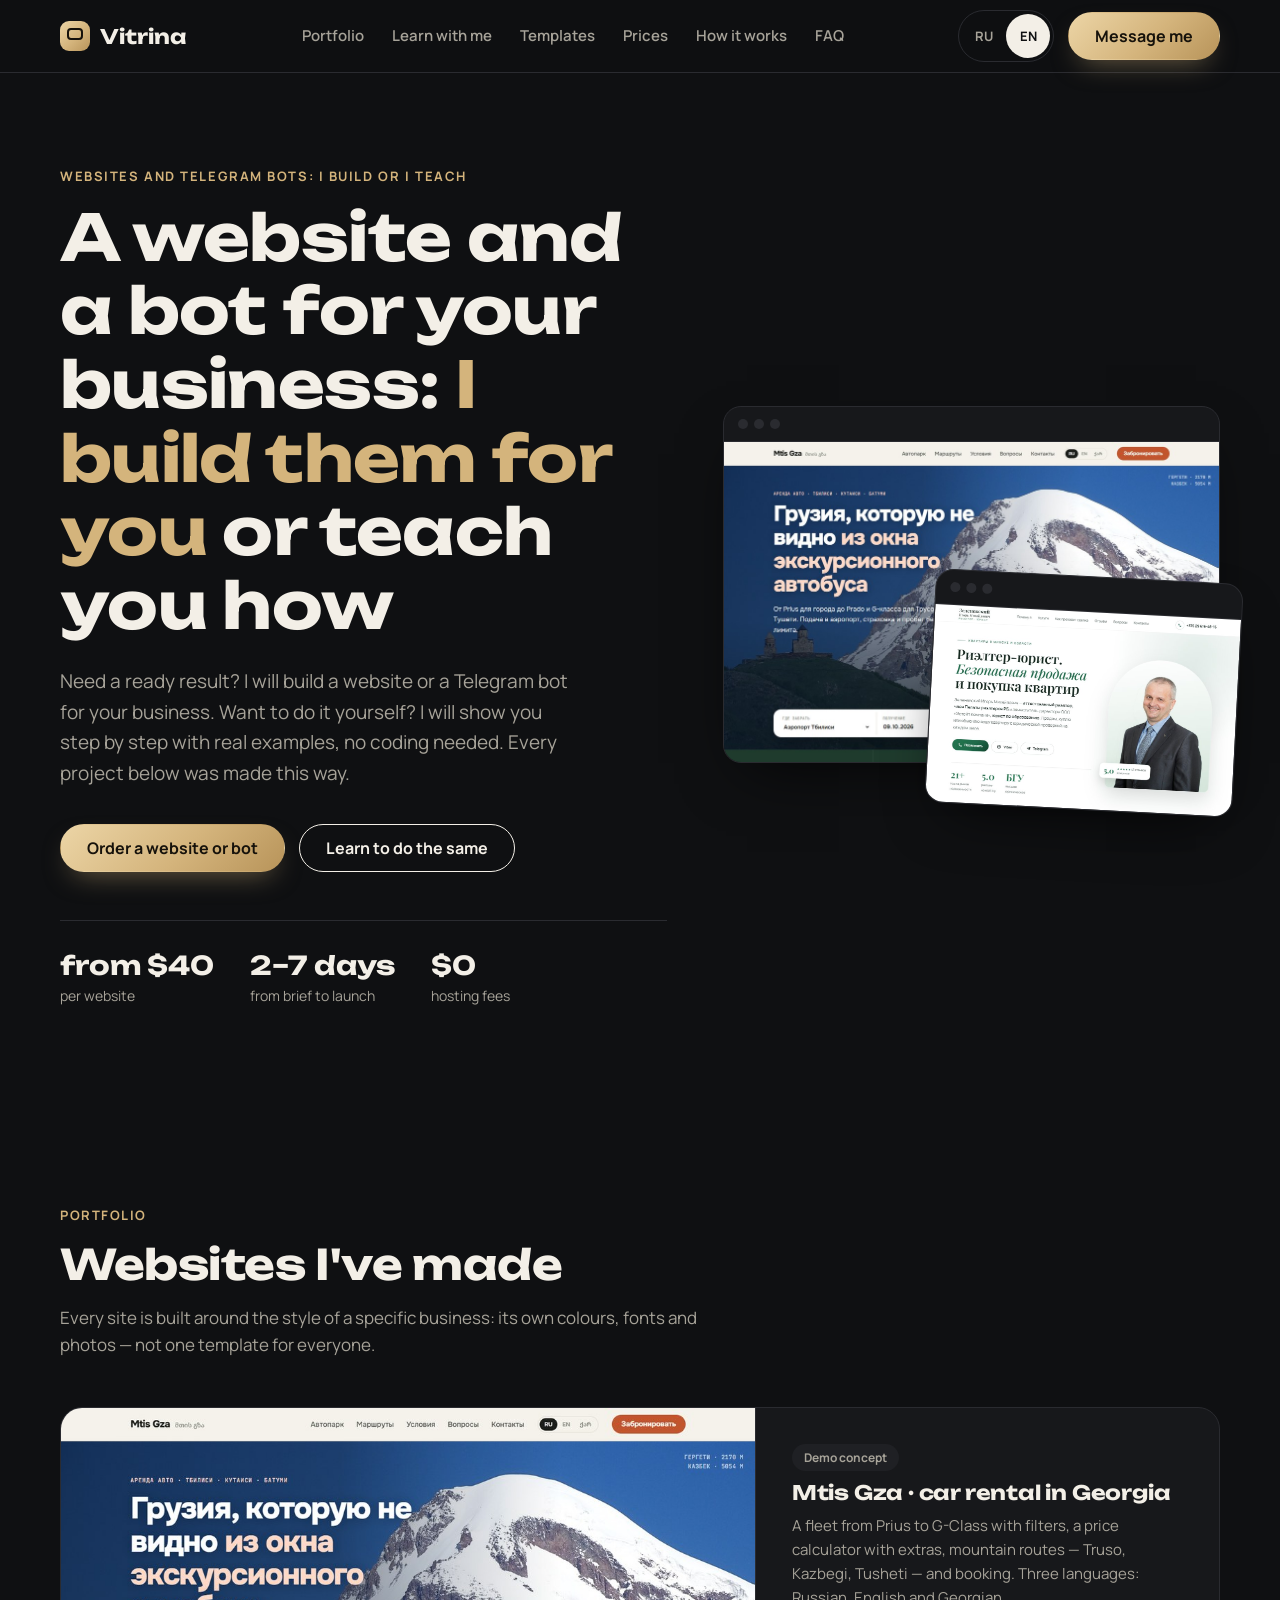
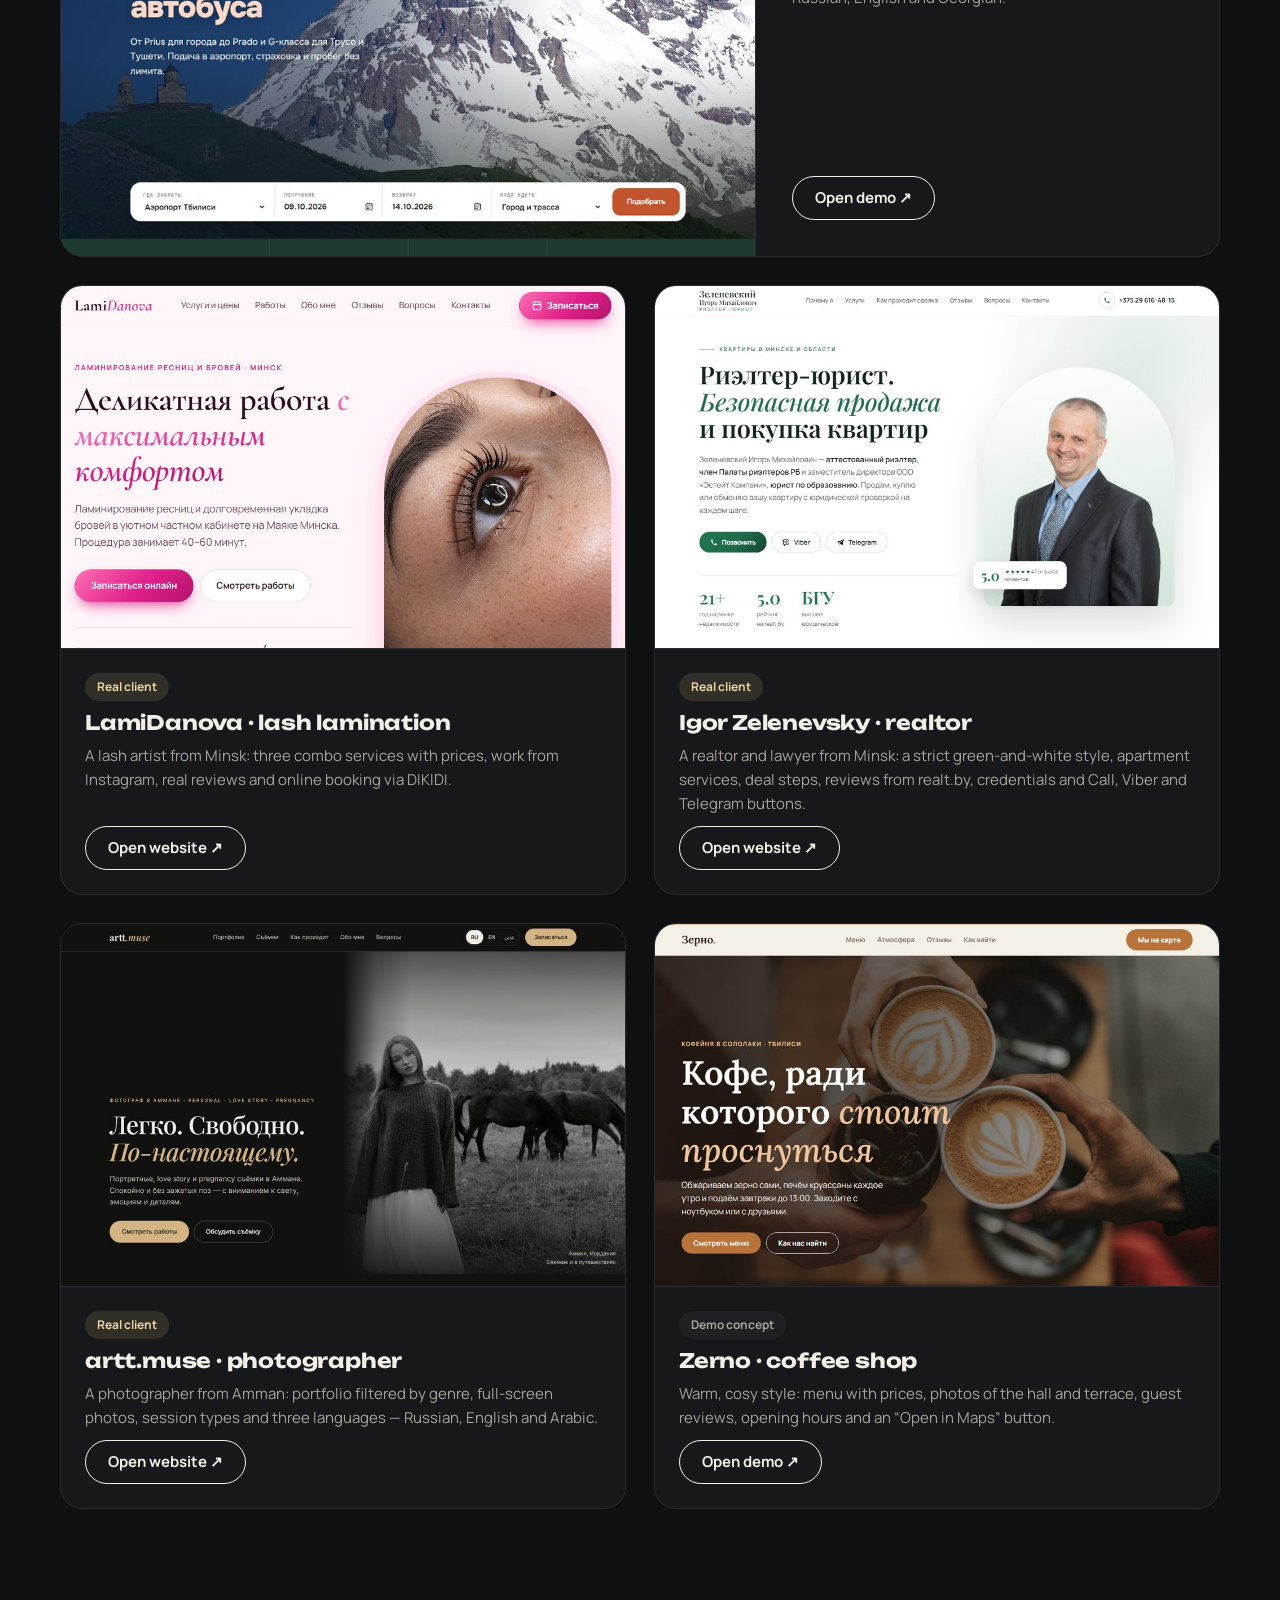
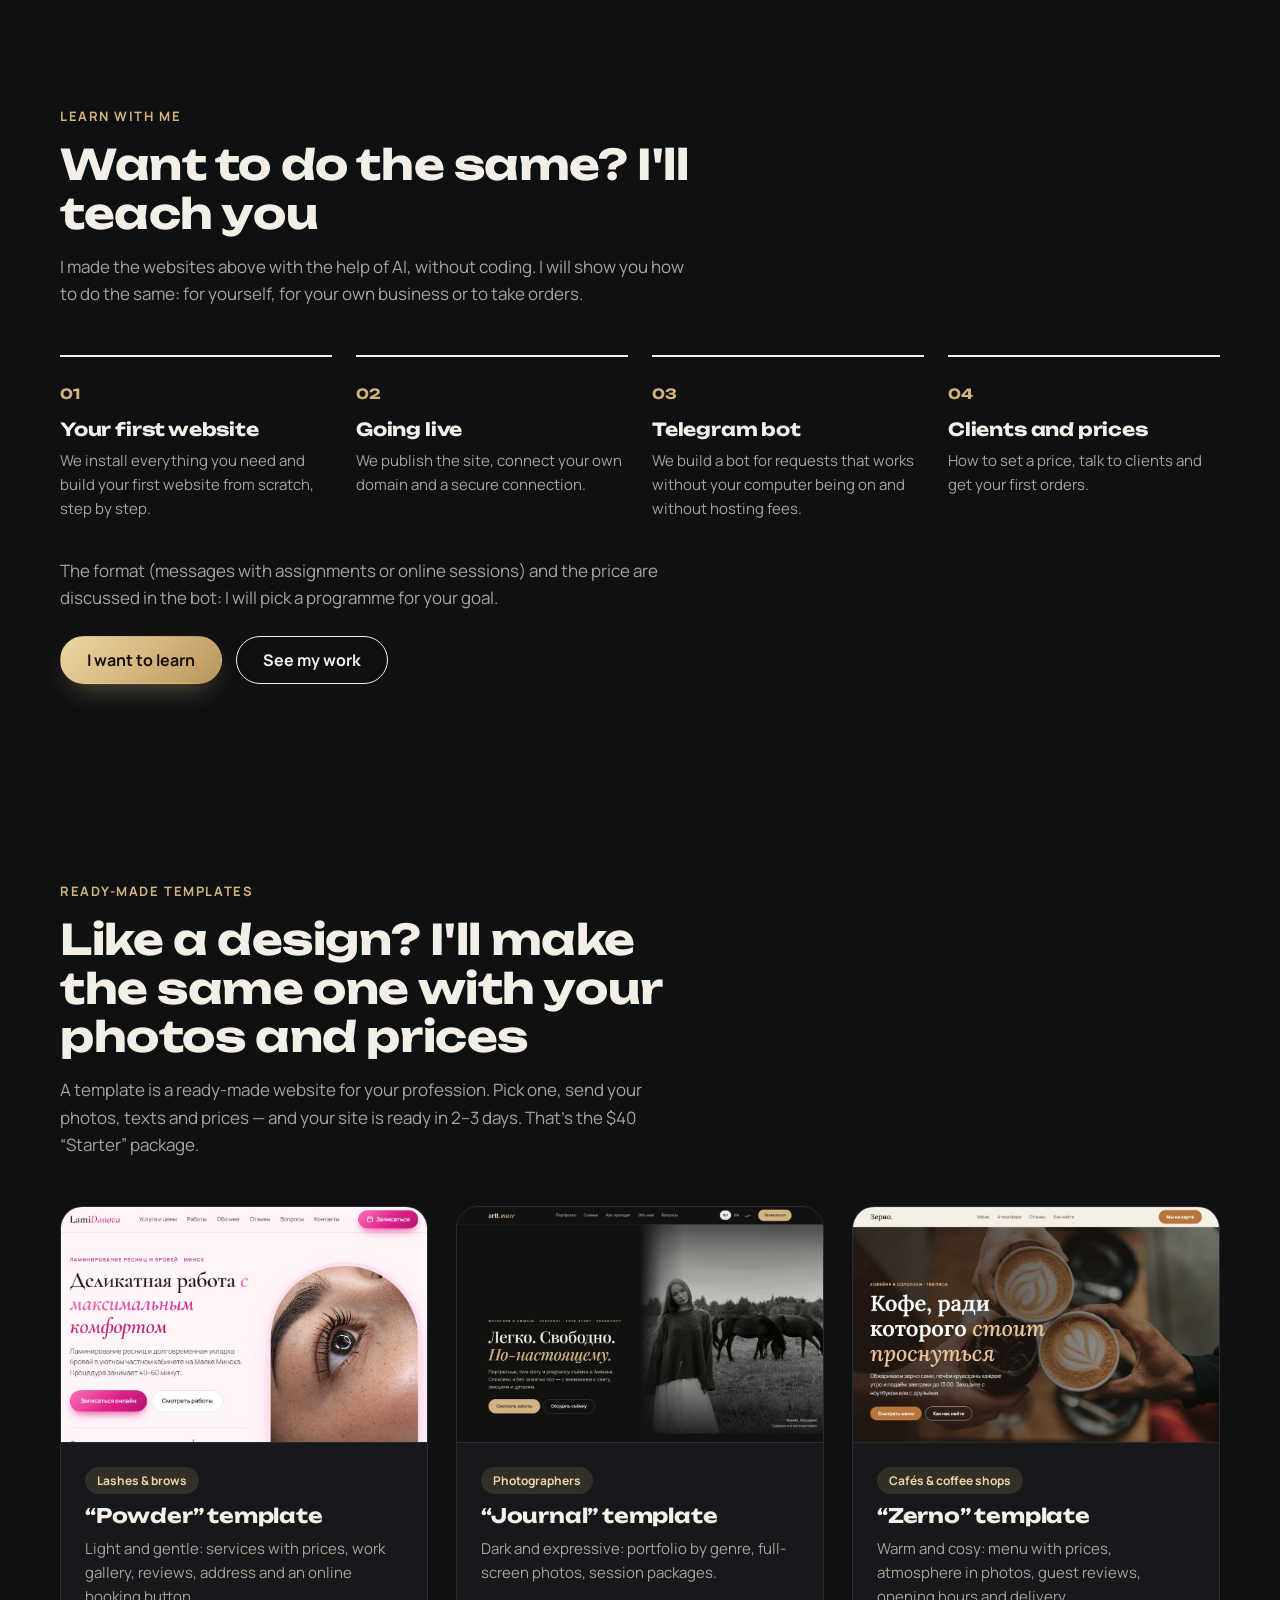
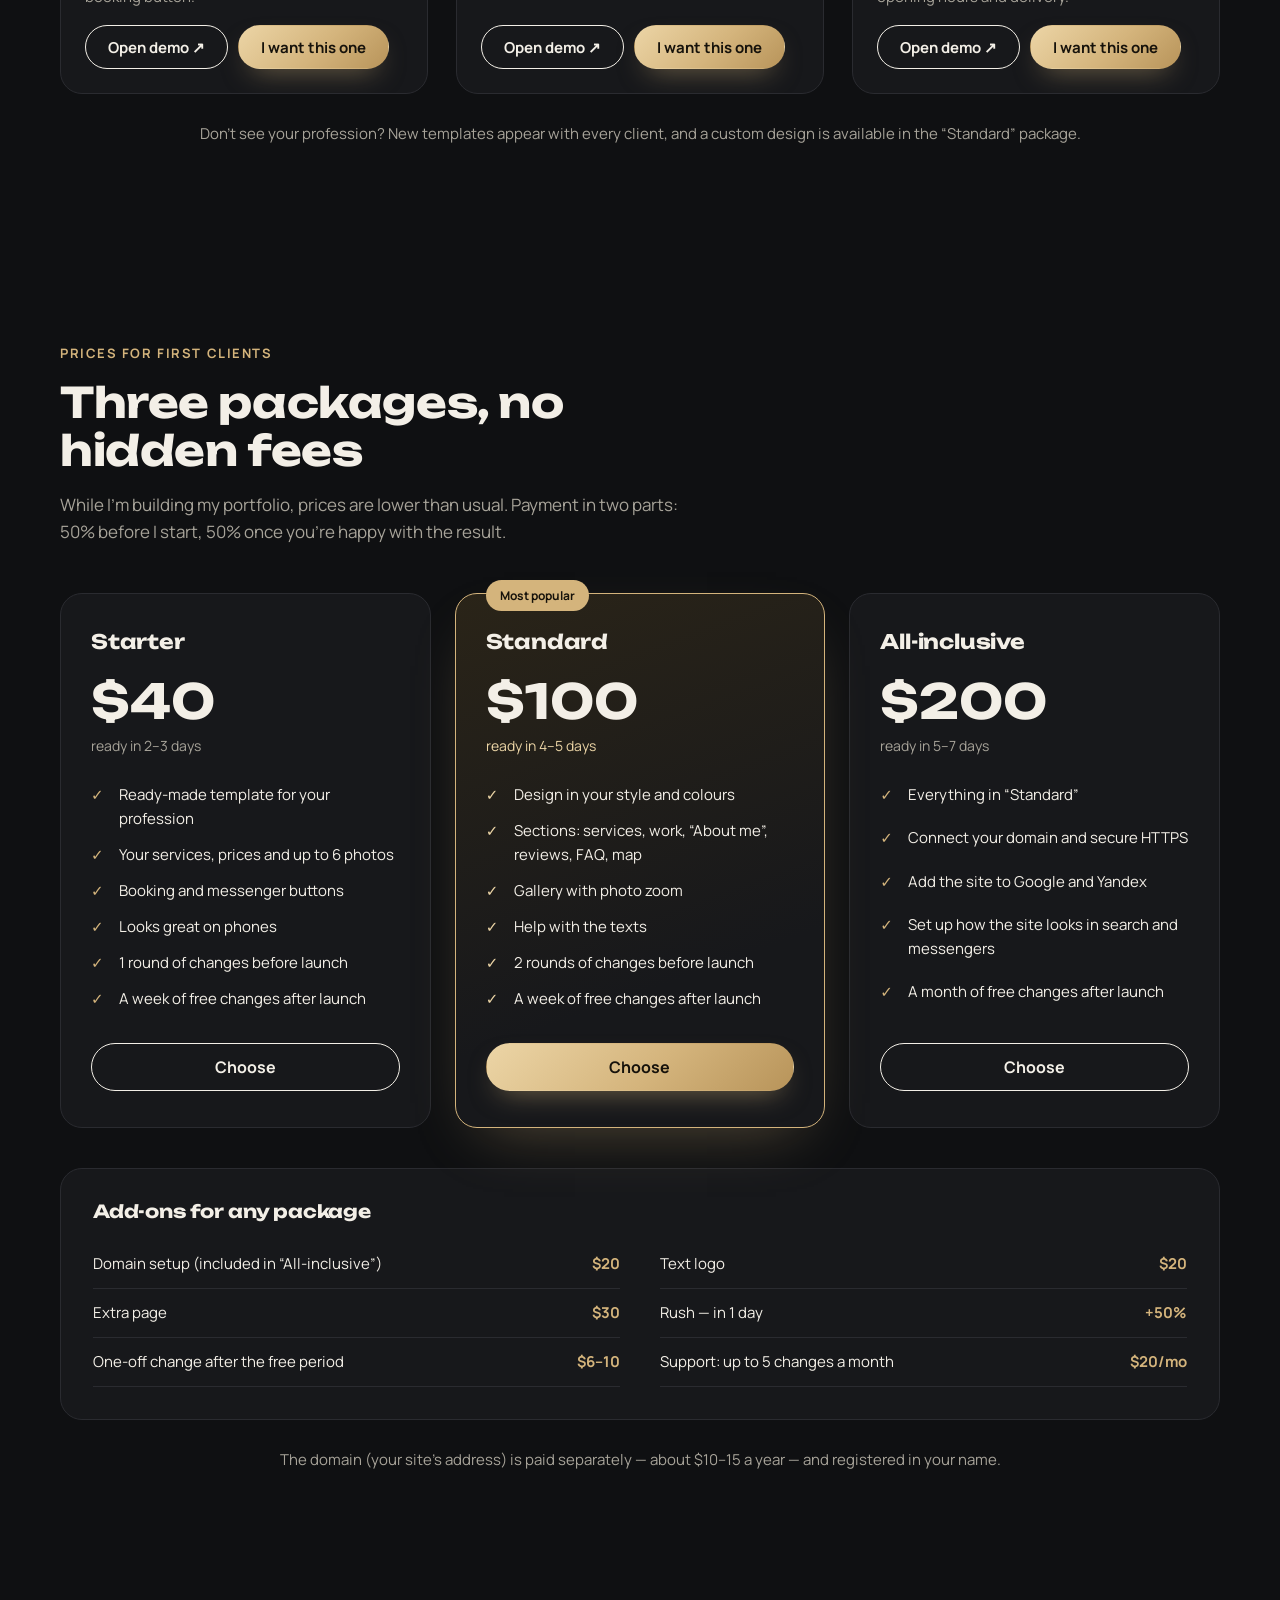
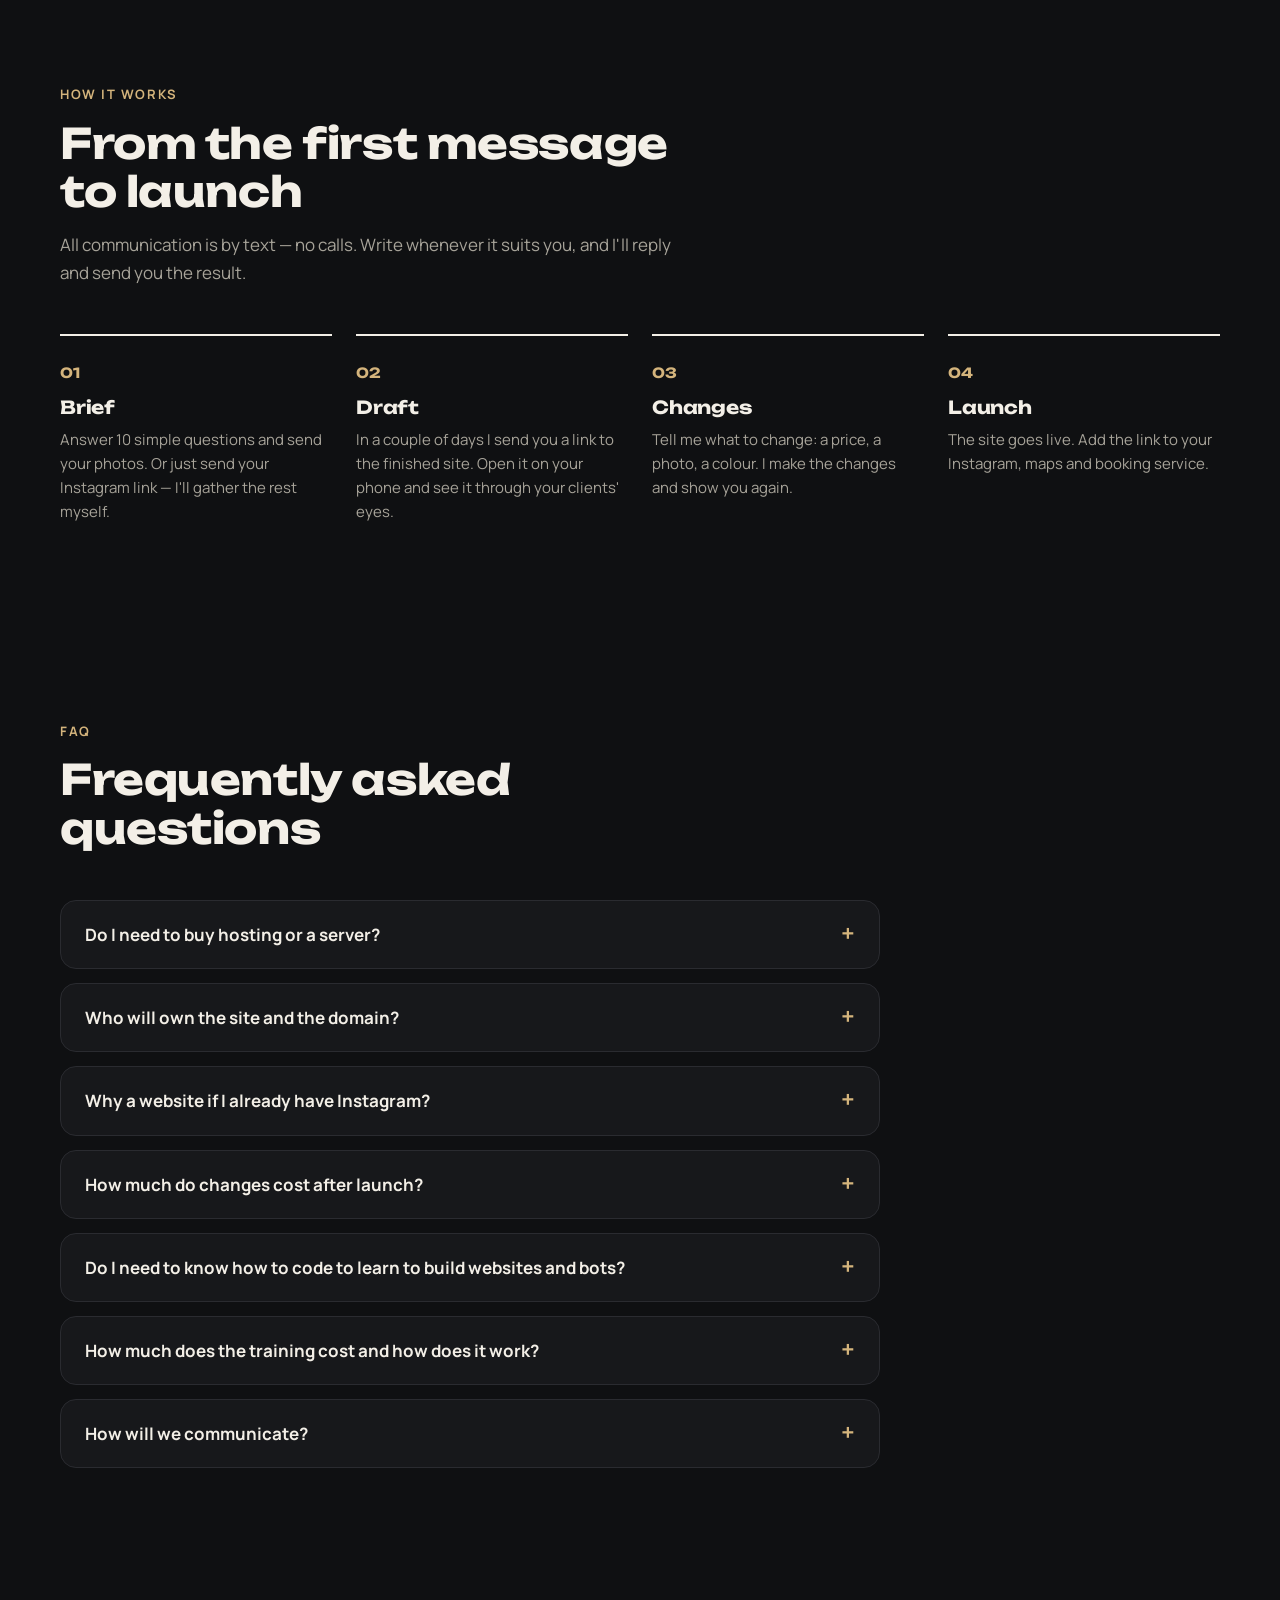
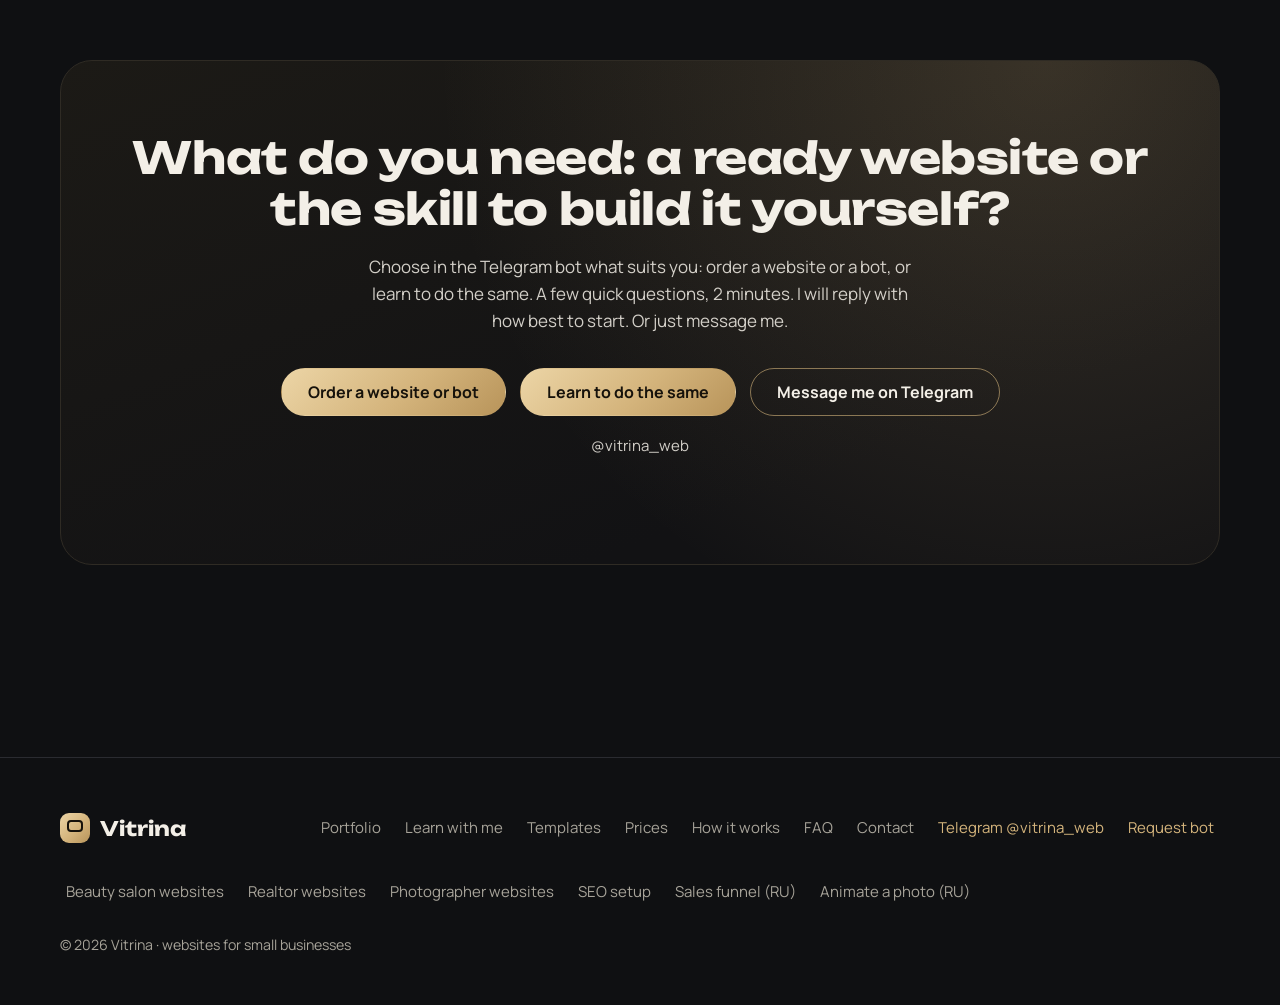
<file: en/index.html>
<!DOCTYPE html>
<html lang="en" data-page-lang="en"><head>
  <meta charset="utf-8">
  <meta name="viewport" content="width=device-width, initial-scale=1">
  <title>Websites and Telegram bots: I build them for you or teach you how — Vitrina</title>
  <meta name="description" content="I build a website or Telegram bot for your business, or teach you to do it yourself. Custom design, any language, websites from $40, launch in 2–7 days.">
  <link rel="canonical" href="https://vitrina-web.com/en/">
  <link rel="alternate" hreflang="ru" href="https://vitrina-web.com/">
  <link rel="alternate" hreflang="en" href="https://vitrina-web.com/en/">
  <link rel="alternate" hreflang="x-default" href="https://vitrina-web.com/">
  <!-- Превью ссылки в Telegram, WhatsApp, Instagram -->
  <meta property="og:type" content="website">
  <meta property="og:locale" content="en_US">
  <meta property="og:url" content="https://vitrina-web.com/en/">
  <meta property="og:title" content="Websites and Telegram bots: I build them for you or teach you how — Vitrina">
  <meta property="og:description" content="I build a website or Telegram bot for your business, or teach you to do it yourself. Custom design, any language, websites from $40, launch in 2–7 days.">
  <!-- Структурированные данные: «анкета» для Google — кто, что делает, цены -->
  <script type="application/ld+json">
  {
    "@context": "https://schema.org",
    "@type": "ProfessionalService",
    "name": "Vitrina",
    "alternateName": "Vitrina",
    "url": "https://vitrina-web.com/en/",
    "image": "https://vitrina-web.com/images/og.jpg",
    "description": "Websites and Telegram bots for business, and training: I teach you to build websites and bots yourself. Custom design, websites in any language.",
    "founder": { "@type": "Person", "name": "Karolina" },
    "areaServed": "Worldwide",
    "availableLanguage": ["ru", "en"],
    "priceRange": "$40–$200",
    "sameAs": ["https://t.me/vitrina_web"],
    "hasOfferCatalog": {
      "@type": "OfferCatalog",
      "name": "Websites",
      "itemListElement": [
        { "@type": "Offer", "name": "Business-card website on a template", "price": "40", "priceCurrency": "USD" },
        { "@type": "Offer", "name": "Website with a design in your style", "price": "100", "priceCurrency": "USD" },
        { "@type": "Offer", "name": "Turnkey website with domain and Google setup", "price": "200", "priceCurrency": "USD" }
      ]
    }
  }
  </script>
  <meta property="og:image" content="https://vitrina-web.com/images/og.jpg">
  <meta property="og:image:width" content="1200">
  <meta property="og:image:height" content="630">
  <meta name="twitter:card" content="summary_large_image">
  <link rel="icon" href="data:image/svg+xml,%3Csvg xmlns='http://www.w3.org/2000/svg' viewBox='0 0 64 64'%3E%3Crect width='64' height='64' rx='18' fill='%23d4b47c'/%3E%3Crect x='15' y='15' width='34' height='26' rx='7' fill='none' stroke='%2316120b' stroke-width='5'/%3E%3C/svg%3E">
  <link rel="preconnect" href="https://fonts.googleapis.com">
  <link rel="preconnect" href="https://fonts.gstatic.com" crossorigin="">
  <link href="https://fonts.googleapis.com/css2?family=Unbounded:wght@500;700&amp;family=Manrope:wght@400;500;600;700&amp;display=optional" rel="stylesheet">
  <style>
    :root {
      --bg: #0f1012;
      --surface: #17181b;
      --surface-2: #1f2024;
      --ink: #f3efe7;
      --muted: #a7a399;
      --line: #2a2b30;
      --accent: #d4b47c;
      --accent-dark: #c4a46c;
      --accent-soft: rgba(212, 180, 124, .14);
      --radius: 22px;
      --shadow: 0 24px 60px -24px rgba(0, 0, 0, .8);
    }
    * { box-sizing: border-box; }
    html { scroll-behavior: smooth; }
    body {
      margin: 0;
      background: var(--bg);
      color: var(--ink);
      font: 400 17px/1.6 Manrope, system-ui, sans-serif;
      -webkit-font-smoothing: antialiased;
    }
    img { max-width: 100%; height: auto; display: block; }
    a { color: inherit; }
    h1, h2, h3 { font-family: Unbounded, sans-serif; font-weight: 700; line-height: 1.15; margin: 0; letter-spacing: -.01em; }
    .container { width: min(1160px, 100% - 32px); margin-inline: auto; }
    .section { padding: 96px 0; }
    .eyebrow { display: inline-block; font-weight: 700; font-size: 13px; letter-spacing: .12em; text-transform: uppercase; color: var(--accent); margin-bottom: 14px; }
    .section-head { max-width: 640px; margin-bottom: 48px; }
    .section-head h2 { font-size: clamp(28px, 4vw, 42px); }
    .section-head p { color: var(--muted); margin: 16px 0 0; }


    /* Кнопки */
    .btn {
      display: inline-flex; align-items: center; justify-content: center; gap: 8px;
      min-height: 48px; padding: 12px 26px; border-radius: 999px;
      font: 700 16px Manrope, sans-serif; text-decoration: none; cursor: pointer;
      border: 1.5px solid transparent; transition: transform .2s, background .2s, box-shadow .2s;
    }
    .btn:hover { transform: translateY(-2px); }
    .btn:focus-visible { outline: 3px solid var(--accent); outline-offset: 3px; }
    .btn-primary { background: linear-gradient(135deg, #ecd5a6, var(--accent) 55%, #b8945a); color: #16120b; box-shadow: 0 12px 28px -12px rgba(212, 180, 124, .55); }
    .btn-primary:hover { background: linear-gradient(135deg, #f2dfb8, #dcbe88 55%, #c4a46c); }
    .btn-ghost { background: transparent; border-color: var(--ink); color: var(--ink); }
    .btn-ghost:hover { background: var(--ink); color: var(--bg); }

    /* Шапка */
    .header { position: sticky; top: 0; z-index: 10; background: rgba(15, 16, 18, .85); backdrop-filter: blur(12px); border-bottom: 1px solid var(--line); }
    .header .container { display: flex; align-items: center; justify-content: space-between; gap: 24px; min-height: 72px; }
    .logo { font: 700 20px Unbounded, sans-serif; text-decoration: none; display: flex; align-items: center; gap: 10px; min-height: 44px; }
    .logo-mark { width: 30px; height: 30px; border-radius: 9px; background: linear-gradient(135deg, #ecd5a6, var(--accent) 55%, #b8945a); position: relative; }
    .logo-mark::after { content: ""; position: absolute; inset: 7px 7px 11px; border: 2.5px solid #16120b; border-radius: 4px; }
    .nav { display: flex; gap: 28px; }
    .nav a { text-decoration: none; font-weight: 600; font-size: 15px; color: var(--muted); }
    .nav a:hover { color: var(--ink); }
    .header-end { display: flex; align-items: center; gap: 14px; }

    /* Переключатель языка */
    .lang { display: flex; border: 1px solid var(--line); border-radius: 999px; padding: 3px; }
    .lang button { min-width: 44px; min-height: 44px; padding: 0 10px; border: 0; border-radius: 999px; background: transparent; color: var(--muted); font: 700 13px Manrope, sans-serif; cursor: pointer; }
    .lang button:hover { color: var(--ink); }
    .lang button[aria-pressed="true"] { background: var(--ink); color: var(--bg); }
    .lang button:focus-visible { outline: 3px solid var(--accent); outline-offset: 2px; }

    /* Первый экран */
    .hero { padding: 88px 0 96px; }
    .hero .container { display: grid; grid-template-columns: 1.1fr .9fr; gap: 56px; align-items: center; }
    .hero h1 { font-size: clamp(34px, 5.4vw, 64px); }
    .hero h1 em { font-style: normal; color: var(--accent); }
    .hero-lead { font-size: 19px; color: var(--muted); max-width: 520px; margin: 24px 0 36px; }
    .hero-actions { display: flex; flex-wrap: wrap; gap: 14px; }
    .hero-facts { display: flex; flex-wrap: wrap; gap: 36px; margin-top: 48px; padding-top: 28px; border-top: 1px solid var(--line); }
    .hero-facts b { display: block; font: 700 26px Unbounded, sans-serif; }
    .hero-facts span { color: var(--muted); font-size: 14px; }
    .hero-visual { position: relative; }
    .browser { background: var(--surface); border-radius: 18px; box-shadow: var(--shadow); overflow: hidden; border: 1px solid var(--line); }
    .browser-bar { display: flex; gap: 6px; padding: 12px 14px; border-bottom: 1px solid var(--line); }
    .browser-bar i { width: 10px; height: 10px; border-radius: 50%; background: var(--line); }
    .hero-visual .browser:nth-child(2) { position: absolute; width: 62%; right: -18px; bottom: -48px; transform: rotate(3deg); }

    /* Портфолио */
    .works { display: grid; grid-template-columns: repeat(3, 1fr); gap: 28px; }
    .work { background: var(--surface); border-radius: var(--radius); overflow: hidden; border: 1px solid var(--line); display: flex; flex-direction: column; }
    .work img { aspect-ratio: 1000 / 645; object-fit: cover; border-bottom: 1px solid var(--line); }
    .work-body { padding: 24px; display: flex; flex-direction: column; gap: 10px; flex: 1; }
    #works .works { grid-template-columns: repeat(2, 1fr); }
    /* Главная работа — на всю ширину: фото слева, текст справа */
    .work-wide { grid-column: 1 / -1; flex-direction: row; }
    .work-wide .work-link { flex: 0 0 60%; }
    .work-wide img { height: 100%; border-bottom: 0; border-right: 1px solid var(--line); }
    .work-wide .work-body { padding: 36px; justify-content: center; }
    .work-wide h3 { font-size: 1.5em; }
    .work-tag { align-self: flex-start; font-size: 12px; font-weight: 700; padding: 4px 12px; border-radius: 999px; background: var(--accent-soft); color: #ecd5a6; }
    .work-tag.demo { background: var(--surface-2); color: var(--muted); }
    .work h3 { font-size: 20px; }
    .work p { margin: 0; color: var(--muted); font-size: 15px; }

    /* Цены */
    .prices { display: grid; grid-template-columns: repeat(3, 1fr); gap: 24px; align-items: stretch; }
    .price { background: var(--surface); border: 1px solid var(--line); border-radius: var(--radius); padding: 36px 30px; display: flex; flex-direction: column; }
    .price.featured { background: linear-gradient(160deg, #2a2418 0%, var(--surface) 70%); border-color: var(--accent); position: relative; box-shadow: 0 24px 60px -28px rgba(212, 180, 124, .4); }
    .price.featured .price-note, .price.featured li::before { color: #ecd5a6; }
    .price-badge { position: absolute; top: -14px; left: 30px; background: var(--accent); color: #16120b; font-size: 12px; font-weight: 700; padding: 6px 14px; border-radius: 999px; }
    .price h3 { font-size: 20px; }
    .price-sum { font: 700 48px Unbounded, sans-serif; margin: 18px 0 4px; }
    .price-note { color: var(--muted); font-size: 14px; }
    .price ul { list-style: none; padding: 0; margin: 26px 0 32px; display: grid; gap: 12px; flex: 1; }
    .price li { padding-left: 28px; position: relative; font-size: 15px; }
    .price li::before { content: "✓"; position: absolute; left: 0; font-weight: 700; color: var(--accent); }
    .work-btn { align-self: flex-start; margin-top: auto; min-height: 44px; padding: 10px 22px; font-size: 15px; }
    .work-actions { display: flex; flex-wrap: wrap; gap: 10px; margin-top: auto; padding-top: 6px; }
    .work-actions .work-btn { margin-top: 0; }
    .work-link { display: block; overflow: hidden; }
    .work-link img { transition: transform .5s cubic-bezier(.2, .8, .2, 1), filter .3s; }
    .work-link:hover img { transform: scale(1.03); filter: brightness(1.08); }
    .work-soon { font-size: 13px !important; font-style: italic; }
    .templates-more { color: var(--muted); font-size: 15px; margin: 28px 0 0; text-align: center; }
    .extras { margin-top: 40px; background: var(--surface); border: 1px solid var(--line); border-radius: var(--radius); padding: 32px; }
    .extras h3 { font-size: 18px; margin-bottom: 18px; }
    .extras ul { list-style: none; margin: 0; padding: 0; display: grid; grid-template-columns: 1fr 1fr; gap: 0 40px; }
    .extras li { display: flex; justify-content: space-between; gap: 16px; padding: 12px 0; border-bottom: 1px solid var(--line); font-size: 15px; }
    .extras b { color: var(--accent); white-space: nowrap; }
    .prices-foot { color: var(--muted); font-size: 15px; margin-top: 28px; text-align: center; }

    /* Как работаем */
    .steps { display: grid; grid-template-columns: repeat(4, 1fr); gap: 24px; counter-reset: step; }
    .step { border-top: 2px solid var(--ink); padding-top: 22px; }
    .step::before { counter-increment: step; content: "0" counter(step); font: 700 14px Unbounded, sans-serif; color: var(--accent); }
    .step h3 { font-size: 18px; margin: 12px 0 10px; }
    .step p { margin: 0; color: var(--muted); font-size: 15px; }
    .learn-note { color: var(--muted); max-width: 640px; margin: 36px 0 24px; }
    .learn-actions { margin-top: 0; }

    /* Вопросы */
    .faq { display: grid; gap: 14px; max-width: 820px; }
    .faq details { background: var(--surface); border: 1px solid var(--line); border-radius: 16px; padding: 0 24px; }
    .faq summary { cursor: pointer; font-weight: 700; padding: 20px 0; list-style: none; display: flex; justify-content: space-between; gap: 16px; }
    .faq summary::-webkit-details-marker { display: none; }
    .faq summary::after { content: "+"; font-size: 24px; line-height: 1; color: var(--accent); transition: transform .2s; }
    .faq details[open] summary::after { transform: rotate(45deg); }
    .faq details p { margin: 0 0 20px; color: var(--muted); }

    /* Контакты */
    .cta { background: radial-gradient(circle at 85% 0%, rgba(212, 180, 124, .18), transparent 55%), linear-gradient(160deg, #1c1a16 0%, #121214 75%); border: 1px solid #2f2b24; color: var(--ink); border-radius: 32px; padding: 72px 48px; text-align: center; }
    .cta h2 { font-size: clamp(28px, 4vw, 44px); }
    .cta p { opacity: .85; max-width: 560px; margin: 18px auto 34px; }
    .cta-links { display: flex; flex-wrap: wrap; justify-content: center; gap: 14px; }
    .cta .btn { background: linear-gradient(135deg, #ecd5a6, var(--accent) 55%, #b8945a); color: #16120b; }
    .cta .btn-outline-light { background: transparent; color: var(--ink); border-color: rgba(212, 180, 124, .6); }
    .cta .btn-outline-light:hover { background: rgba(212, 180, 124, .1); }
    .cta-note { font-size: 15px; margin: 22px 0 0; opacity: .8; }

    /* Подвал */
    .footer { padding: 48px 0; border-top: 1px solid var(--line); margin-top: 96px; }
    .footer .container { display: flex; flex-wrap: wrap; align-items: center; justify-content: space-between; gap: 20px; }
    .footer-nav { display: flex; flex-wrap: wrap; gap: 0 12px; }
    .footer-nav a { display: inline-flex; align-items: center; min-height: 44px; padding: 0 6px; text-decoration: none; color: var(--muted); font-size: 15px; }
    .footer-nav a:hover { color: var(--ink); }
    .footer-tg { color: var(--accent) !important; }
    .footer-pages { flex-basis: 100%; order: 3; }
    .footer small { order: 4; flex-basis: 100%; }
    .footer small { color: var(--muted); }

    @media (max-width: 960px) {
      .nav { display: none; }
      .hero .container { grid-template-columns: 1fr; }
      .hero-visual { margin: 0 18px 48px 0; }
      .works, #works .works, .prices { grid-template-columns: 1fr; max-width: 560px; }
      .work-wide { flex-direction: column; }
      .work-wide .work-link { flex: none; }
      .work-wide img { height: auto; border-right: 0; border-bottom: 1px solid var(--line); }
      .work-wide .work-body { padding: 24px; }
      .work-wide h3 { font-size: inherit; }
      .steps { grid-template-columns: 1fr 1fr; }
    }
    @media (max-width: 560px) {
      .section { padding: 72px 0; }
      .hero { padding: 56px 0 72px; }
      .header .container { gap: 12px; }
      .header-end { gap: 8px; }
      .header .btn { display: none; }
      .steps { grid-template-columns: 1fr; }
      .extras { padding: 24px 20px; }
      .extras ul { grid-template-columns: 1fr; }
      .cta { padding: 56px 22px; border-radius: 24px; }
      .hero-facts { gap: 24px; }
    }
  </style>
</head>
<body>

  <header class="header">
    <div class="container">
      <a href="#top" class="logo"><span class="logo-mark" aria-hidden="true"></span><span data-i18n="brand">Vitrina</span></a>
      <nav class="nav" aria-label="Sections" data-i18n-label="aria.nav">
        <a href="#works" data-i18n="nav.works">Portfolio</a>
        <a href="#learn" data-i18n="nav.learn">Learn with me</a>
        <a href="#templates" data-i18n="nav.templates">Templates</a>
        <a href="#prices" data-i18n="nav.prices">Prices</a>
        <a href="#process" data-i18n="nav.process">How it works</a>
        <a href="#faq" data-i18n="nav.faq">FAQ</a>
      </nav>
      <div class="header-end">
        <div class="lang" role="group" aria-label="Site language" data-i18n-label="aria.lang">
          <button type="button" data-lang="ru" lang="ru" aria-pressed="false">RU</button>
          <button type="button" data-lang="en" lang="en" aria-pressed="true">EN</button>
        </div>
        <a href="#contact" class="btn btn-primary" data-i18n="cta.header">Message me</a>
      </div>
    </div>
  </header>

  <main id="top">
    <section class="hero">
      <div class="container">
        <div>
          <span class="eyebrow" data-i18n="hero.eyebrow">Websites and Telegram bots: I build or I teach</span>
          <h1 data-i18n="hero.title">A website and a bot for your business: <em>I build them for you</em> or teach you how</h1>
          <p class="hero-lead" data-i18n="hero.lead">Need a ready result? I will build a website or a Telegram bot for your business. Want to do it yourself? I will show you step by step with real examples, no coding needed. Every project below was made this way.</p>
          <div class="hero-actions">
            <a href="https://t.me/vitrina_web_bot?start=site" target="_blank" rel="noopener" class="btn btn-primary" data-i18n="hero.btn1">Order a website or bot</a>
            <a href="https://t.me/vitrina_web_bot?start=learn" target="_blank" rel="noopener" class="btn btn-ghost" data-i18n="hero.btn2">Learn to do the same</a>
          </div>
          <div class="hero-facts">
            <div><b data-i18n="fact1.n">from $40</b><span data-i18n="fact1.t">per website</span></div>
            <div><b data-i18n="fact2.n">2–7 days</b><span data-i18n="fact2.t">from brief to launch</span></div>
            <div><b>$0</b><span data-i18n="fact3.t">hosting fees</span></div>
          </div>
        </div>
        <div class="hero-visual" aria-hidden="true">
          <div class="browser"><div class="browser-bar"><i></i><i></i><i></i></div><img src="/images/work-cars.jpg" alt="" width="1000" height="645"></div>
          <div class="browser"><div class="browser-bar"><i></i><i></i><i></i></div><img src="/images/work-zelenevsky.jpg" alt="" width="1000" height="645"></div>
        </div>
      </div>
    </section>

    <section class="section" id="works">
      <div class="container">
        <div class="section-head">
          <span class="eyebrow" data-i18n="nav.works">Portfolio</span>
          <h2 data-i18n="works.title">Websites I've made</h2>
          <p data-i18n="works.lead">Every site is built around the style of a specific business: its own colours, fonts and photos — not one template for everyone.</p>
        </div>
        <div class="works">
          <article class="work work-wide">
            <a href="/work/mtis-gza/index.html" target="_blank" rel="noopener" class="work-link" tabindex="-1"><img src="/images/work-cars.jpg" alt="Home screen of the Mtis Gza car rental demo website" data-i18n-alt="alt.w5" width="1000" height="645" loading="lazy"></a>
            <div class="work-body">
              <span class="work-tag demo" data-i18n="tag.demo">Demo concept</span>
              <h3 data-i18n="w5.t">Mtis Gza · car rental in Georgia</h3>
              <p data-i18n="w5.p">A fleet from Prius to G-Class with filters, a price calculator with extras, mountain routes — Truso, Kazbegi, Tusheti — and booking. Three languages: Russian, English and Georgian.</p>
              <a href="/work/mtis-gza/index.html" target="_blank" rel="noopener" class="btn btn-ghost work-btn" data-i18n="btn.open">Open demo ↗</a>
            </div>
          </article>
          <article class="work">
            <a href="/work/lamidanova/index.html" target="_blank" rel="noopener" class="work-link" tabindex="-1"><img src="/images/work-daria.jpg" alt="Home screen of the LamiDanova website" data-i18n-alt="alt.w1" width="1000" height="645" loading="lazy"></a>
            <div class="work-body">
              <span class="work-tag" data-i18n="tag.real">Real client</span>
              <h3 data-i18n="w1.t">LamiDanova · lash lamination</h3>
              <p data-i18n="w1.p">A lash artist from Minsk: three combo services with prices, work from Instagram, real reviews and online booking via DIKIDI.</p>
              <a href="/work/lamidanova/index.html" target="_blank" rel="noopener" class="btn btn-ghost work-btn" data-i18n="btn.site">Open website ↗</a>
            </div>
          </article>
          <article class="work">
            <a href="https://kerimalina.github.io/zelenevsky/" target="_blank" rel="noopener" class="work-link" tabindex="-1"><img src="/images/work-zelenevsky.jpg" alt="Home screen of realtor Igor Zelenevsky's website" data-i18n-alt="alt.w4" width="1000" height="645" loading="lazy"></a>
            <div class="work-body">
              <span class="work-tag" data-i18n="tag.real">Real client</span>
              <h3 data-i18n="w4.t">Igor Zelenevsky · realtor</h3>
              <p data-i18n="w4.p">A realtor and lawyer from Minsk: a strict green-and-white style, apartment services, deal steps, reviews from realt.by, credentials and Call, Viber and Telegram buttons.</p>
              <a href="https://kerimalina.github.io/zelenevsky/" target="_blank" rel="noopener" class="btn btn-ghost work-btn" data-i18n="btn.site">Open website ↗</a>
            </div>
          </article>
          <article class="work">
            <a href="/work/artt-muse/index.html" target="_blank" rel="noopener" class="work-link" tabindex="-1"><img src="/images/work-tanya.jpg" alt="Home screen of the artt.muse photographer website" data-i18n-alt="alt.w2" width="1000" height="645" loading="lazy"></a>
            <div class="work-body">
              <span class="work-tag" data-i18n="tag.real">Real client</span>
              <h3 data-i18n="w2.t">artt.muse · photographer</h3>
              <p data-i18n="w2.p">A photographer from Amman: portfolio filtered by genre, full-screen photos, session types and three languages — Russian, English and Arabic.</p>
              <a href="/work/artt-muse/index.html" target="_blank" rel="noopener" class="btn btn-ghost work-btn" data-i18n="btn.site">Open website ↗</a>
            </div>
          </article>
          <article class="work">
            <a href="/demo/coffee/index.html" target="_blank" rel="noopener" class="work-link" tabindex="-1"><img src="/images/work-coffee.jpg" alt="Home screen of the demo website for the Zerno coffee shop" data-i18n-alt="alt.w3" width="1000" height="645" loading="lazy"></a>
            <div class="work-body">
              <span class="work-tag demo" data-i18n="tag.demo">Demo concept</span>
              <h3 data-i18n="w3.t">Zerno · coffee shop</h3>
              <p data-i18n="w3.p">Warm, cosy style: menu with prices, photos of the hall and terrace, guest reviews, opening hours and an “Open in Maps” button.</p>
              <a href="/demo/coffee/index.html" target="_blank" rel="noopener" class="btn btn-ghost work-btn" data-i18n="btn.open">Open demo ↗</a>
            </div>
          </article>
        </div>
      </div>
    </section>

    <section class="section" id="learn">
      <div class="container">
        <div class="section-head">
          <span class="eyebrow" data-i18n="learn.eyebrow">Learn with me</span>
          <h2 data-i18n="learn.title">Want to do the same? I'll teach you</h2>
          <p data-i18n="learn.lead">I made the websites above with the help of AI, without coding. I will show you how to do the same: for yourself, for your own business or to take orders.</p>
        </div>
        <div class="steps">
          <div class="step"><h3 data-i18n="l1.t">Your first website</h3><p data-i18n="l1.p">We install everything you need and build your first website from scratch, step by step.</p></div>
          <div class="step"><h3 data-i18n="l2.t">Going live</h3><p data-i18n="l2.p">We publish the site, connect your own domain and a secure connection.</p></div>
          <div class="step"><h3 data-i18n="l3.t">Telegram bot</h3><p data-i18n="l3.p">We build a bot for requests that works without your computer being on and without hosting fees.</p></div>
          <div class="step"><h3 data-i18n="l4.t">Clients and prices</h3><p data-i18n="l4.p">How to set a price, talk to clients and get your first orders.</p></div>
        </div>
        <p class="learn-note" data-i18n="learn.note">The format (messages with assignments or online sessions) and the price are discussed in the bot: I will pick a programme for your goal.</p>
        <div class="hero-actions learn-actions">
          <a href="https://t.me/vitrina_web_bot?start=learn" target="_blank" rel="noopener" class="btn btn-primary" data-i18n="learn.btn">I want to learn</a>
          <a href="#works" class="btn btn-ghost" data-i18n="hero.btn3">See my work</a>
        </div>
      </div>
    </section>

    <section class="section" id="templates">
      <div class="container">
        <div class="section-head">
          <span class="eyebrow" data-i18n="tpl.eyebrow">Ready-made templates</span>
          <h2 data-i18n="tpl.title">Like a design? I'll make the same one with your photos and prices</h2>
          <p data-i18n="tpl.lead">A template is a ready-made website for your profession. Pick one, send your photos, texts and prices — and your site is ready in 2–3 days. That's the $40 “Starter” package.</p>
        </div>
        <div class="works">
          <article class="work">
            <a href="/work/lamidanova/index.html" target="_blank" rel="noopener" class="work-link" tabindex="-1"><img src="/images/work-daria.jpg" alt="“Powder” website template for lash and brow artists" data-i18n-alt="alt.t1" width="1000" height="645" loading="lazy"></a>
            <div class="work-body">
              <span class="work-tag" data-i18n="t1.tag">Lashes &amp; brows</span>
              <h3 data-i18n="t1.t">“Powder” template</h3>
              <p data-i18n="t1.p">Light and gentle: services with prices, work gallery, reviews, address and an online booking button.</p>
              <div class="work-actions">
                <a href="/work/lamidanova/index.html" target="_blank" rel="noopener" class="btn btn-ghost work-btn" data-i18n="btn.open">Open demo ↗</a>
                <a href="#contact" class="btn btn-primary work-btn" data-i18n="btn.same">I want this one</a>
              </div>
            </div>
          </article>
          <article class="work">
            <a href="/work/artt-muse/index.html" target="_blank" rel="noopener" class="work-link" tabindex="-1"><img src="/images/work-tanya.jpg" alt="“Journal” website template for photographers" data-i18n-alt="alt.t2" width="1000" height="645" loading="lazy"></a>
            <div class="work-body">
              <span class="work-tag" data-i18n="t2.tag">Photographers</span>
              <h3 data-i18n="t2.t">“Journal” template</h3>
              <p data-i18n="t2.p">Dark and expressive: portfolio by genre, full-screen photos, session packages.</p>
              <div class="work-actions">
                <a href="/work/artt-muse/index.html" target="_blank" rel="noopener" class="btn btn-ghost work-btn" data-i18n="btn.open">Open demo ↗</a>
                <a href="#contact" class="btn btn-primary work-btn" data-i18n="btn.same">I want this one</a>
              </div>
            </div>
          </article>
          <article class="work">
            <a href="/demo/coffee/index.html" target="_blank" rel="noopener" class="work-link" tabindex="-1"><img src="/images/work-coffee.jpg" alt="“Zerno” website template for coffee shops and cafés" data-i18n-alt="alt.t3" width="1000" height="645" loading="lazy"></a>
            <div class="work-body">
              <span class="work-tag" data-i18n="t3.tag">Cafés &amp; coffee shops</span>
              <h3 data-i18n="t3.t">“Zerno” template</h3>
              <p data-i18n="t3.p">Warm and cosy: menu with prices, atmosphere in photos, guest reviews, opening hours and delivery.</p>
              <div class="work-actions">
                <a href="/demo/coffee/index.html" target="_blank" rel="noopener" class="btn btn-ghost work-btn" data-i18n="btn.open">Open demo ↗</a>
                <a href="#contact" class="btn btn-primary work-btn" data-i18n="btn.same">I want this one</a>
              </div>
            </div>
          </article>
        </div>
        <p class="templates-more" data-i18n="tpl.more">Don't see your profession? New templates appear with every client, and a custom design is available in the “Standard” package.</p>
      </div>
    </section>

    <section class="section" id="prices">
      <div class="container">
        <div class="section-head">
          <span class="eyebrow" data-i18n="prices.eyebrow">Prices for first clients</span>
          <h2 data-i18n="prices.title">Three packages, no hidden fees</h2>
          <p data-i18n="prices.lead">While I'm building my portfolio, prices are lower than usual. Payment in two parts: 50% before I start, 50% once you're happy with the result.</p>
        </div>
        <div class="prices">
          <article class="price">
            <h3 data-i18n="pk1.t">Starter</h3>
            <div class="price-sum">$40</div>
            <div class="price-note" data-i18n="pk1.note">ready in 2–3 days</div>
            <ul>
              <li data-i18n="pk1.l1">Ready-made template for your profession</li>
              <li data-i18n="pk1.l2">Your services, prices and up to 6 photos</li>
              <li data-i18n="pk1.l3">Booking and messenger buttons</li>
              <li data-i18n="pk1.l4">Looks great on phones</li>
              <li data-i18n="pk1.l5">1 round of changes before launch</li>
              <li data-i18n="pk.week">A week of free changes after launch</li>
            </ul>
            <a href="#contact" class="btn btn-ghost" data-i18n="btn.choose">Choose</a>
          </article>
          <article class="price featured">
            <span class="price-badge" data-i18n="pk2.badge">Most popular</span>
            <h3 data-i18n="pk2.t">Standard</h3>
            <div class="price-sum">$100</div>
            <div class="price-note" data-i18n="pk2.note">ready in 4–5 days</div>
            <ul>
              <li data-i18n="pk2.l1">Design in your style and colours</li>
              <li data-i18n="pk2.l2">Sections: services, work, “About me”, reviews, FAQ, map</li>
              <li data-i18n="pk2.l3">Gallery with photo zoom</li>
              <li data-i18n="pk2.l4">Help with the texts</li>
              <li data-i18n="pk2.l5">2 rounds of changes before launch</li>
              <li data-i18n="pk.week">A week of free changes after launch</li>
            </ul>
            <a href="#contact" class="btn btn-primary" data-i18n="btn.choose">Choose</a>
          </article>
          <article class="price">
            <h3 data-i18n="pk3.t">All-inclusive</h3>
            <div class="price-sum">$200</div>
            <div class="price-note" data-i18n="pk3.note">ready in 5–7 days</div>
            <ul>
              <li data-i18n="pk3.l1">Everything in “Standard”</li>
              <li data-i18n="pk3.l2">Connect your domain and secure HTTPS</li>
              <li data-i18n="pk3.l3">Add the site to Google and Yandex</li>
              <li data-i18n="pk3.l4">Set up how the site looks in search and messengers</li>
              <li data-i18n="pk3.l5">A month of free changes after launch</li>
            </ul>
            <a href="#contact" class="btn btn-ghost" data-i18n="btn.choose">Choose</a>
          </article>
        </div>
        <div class="extras">
          <h3 data-i18n="ex.title">Add-ons for any package</h3>
          <ul>
            <li><span data-i18n="ex.1">Domain setup (included in “All-inclusive”)</span><b>$20</b></li>
            <li><span data-i18n="ex.2">Text logo</span><b>$20</b></li>
            <li><span data-i18n="ex.3">Extra page</span><b>$30</b></li>
            <li><span data-i18n="ex.4">Rush — in 1 day</span><b>+50%</b></li>
            <li><span data-i18n="ex.5">One-off change after the free period</span><b>$6–10</b></li>
            <li><span data-i18n="ex.6">Support: up to 5 changes a month</span><b data-i18n="ex.6p">$20/mo</b></li>
          </ul>
        </div>
        <p class="prices-foot" data-i18n="prices.foot">The domain (your site's address) is paid separately — about $10–15 a year — and registered in your name.</p>
      </div>
    </section>

    <section class="section" id="process">
      <div class="container">
        <div class="section-head">
          <span class="eyebrow" data-i18n="nav.process">How it works</span>
          <h2 data-i18n="process.title">From the first message to launch</h2>
          <p data-i18n="process.lead">All communication is by text — no calls. Write whenever it suits you, and I'll reply and send you the result.</p>
        </div>
        <div class="steps">
          <div class="step"><h3 data-i18n="s1.t">Brief</h3><p data-i18n="s1.p">Answer 10 simple questions and send your photos. Or just send your Instagram link — I'll gather the rest myself.</p></div>
          <div class="step"><h3 data-i18n="s2.t">Draft</h3><p data-i18n="s2.p">In a couple of days I send you a link to the finished site. Open it on your phone and see it through your clients' eyes.</p></div>
          <div class="step"><h3 data-i18n="s3.t">Changes</h3><p data-i18n="s3.p">Tell me what to change: a price, a photo, a colour. I make the changes and show you again.</p></div>
          <div class="step"><h3 data-i18n="s4.t">Launch</h3><p data-i18n="s4.p">The site goes live. Add the link to your Instagram, maps and booking service.</p></div>
        </div>
      </div>
    </section>

    <section class="section" id="faq">
      <div class="container">
        <div class="section-head">
          <span class="eyebrow" data-i18n="nav.faq">FAQ</span>
          <h2 data-i18n="faq.title">Frequently asked questions</h2>
        </div>
        <div class="faq">
          <details>
            <summary data-i18n="q1">Do I need to buy hosting or a server?</summary>
            <p data-i18n="a1">No. Sites like these are hosted for free. You only pay for a domain if you want your own address like yourname.com.</p>
          </details>
          <details>
            <summary data-i18n="q2">Who will own the site and the domain?</summary>
            <p data-i18n="a2">You. The domain is registered in your name, and I hand over all the site files after launch.</p>
          </details>
          <details>
            <summary data-i18n="q3">Why a website if I already have Instagram?</summary>
            <p data-i18n="a3">People find a website on Google, it can't be blocked or deleted along with an account, and your prices and booking are visible at once — no scrolling through posts or asking in DMs.</p>
          </details>
          <details>
            <summary data-i18n="q4">How much do changes cost after launch?</summary>
            <p data-i18n="a4">Changes are free for the first week after launch (a whole month with “All-inclusive”). After that you can pay $6–10 per small change or take support for $20 a month — up to 5 changes. A small change means updating a price, text, phone number or photo, or adding a review. A new section or a redesign is quoted separately. Send changes as one list — I'll do them in 1–2 days.</p>
          </details>
          <details>
            <summary data-i18n="q6">Do I need to know how to code to learn to build websites and bots?</summary>
            <p data-i18n="a6">No. I build websites and bots with an AI assistant, so you do not have to write code yourself. We start from zero and go step by step on real projects.</p>
          </details>
          <details>
            <summary data-i18n="q7">How much does the training cost and how does it work?</summary>
            <p data-i18n="a7">The price depends on the format and your goals. Choose “Learn to do the same” in the bot, answer a few questions and I will tell you the details and choose a programme for you.</p>
          </details>
          <details>
            <summary data-i18n="q5">How will we communicate?</summary>
            <p data-i18n="a5">By text in Telegram only — no calls. Everything is online, so it doesn't matter which country you're in.</p>
          </details>
        </div>
      </div>
    </section>

    <section class="section" id="contact">
      <div class="container">
        <div class="cta">
          <h2 data-i18n="cta.title">What do you need: a ready website or the skill to build it yourself?</h2>
          <p data-i18n="cta.lead">Choose in the Telegram bot what suits you: order a website or a bot, or learn to do the same. A few quick questions, 2 minutes. I will reply with how best to start. Or just message me.</p>
          <div class="cta-links">
            <a href="https://t.me/vitrina_web_bot?start=site" target="_blank" rel="noopener" class="btn" data-i18n="cta.bot">Order a website or bot</a>
            <a href="https://t.me/vitrina_web_bot?start=learn" target="_blank" rel="noopener" class="btn" data-i18n="cta.learn">Learn to do the same</a>
            <a href="https://t.me/vitrina_web" target="_blank" rel="noopener" class="btn btn-outline-light" data-i18n="cta.tg">Message me on Telegram</a>
          </div>
          <p class="cta-note">@vitrina_web</p>
        </div>
      </div>
    </section>
  </main>

  <footer class="footer">
    <div class="container">
      <a href="#top" class="logo"><span class="logo-mark" aria-hidden="true"></span><span data-i18n="brand">Vitrina</span></a>
      <nav class="footer-nav" aria-label="Footer sections" data-i18n-label="aria.footer">
        <a href="#works" data-i18n="nav.works">Portfolio</a>
        <a href="#learn" data-i18n="nav.learn">Learn with me</a>
        <a href="#templates" data-i18n="nav.templates">Templates</a>
        <a href="#prices" data-i18n="nav.prices">Prices</a>
        <a href="#process" data-i18n="nav.process">How it works</a>
        <a href="#faq" data-i18n="nav.faq">FAQ</a>
        <a href="#contact" data-i18n="nav.contact">Contact</a>
        <a href="https://t.me/vitrina_web" target="_blank" rel="noopener" class="footer-tg">Telegram @vitrina_web</a>
        <a href="https://t.me/vitrina_web_bot?start=site" target="_blank" rel="noopener" class="footer-tg" data-i18n="footer.bot">Request bot</a>
      </nav>
      <!-- Отдельные страницы услуг и статьи (для поиска) -->
      <nav class="footer-nav footer-pages" aria-label="Услуги и статьи">
        <a href="/sajt-dlya-salona-krasoty/" data-i18n="fp.1">Beauty salon websites</a>
        <a href="/sajt-dlya-rieltora/" data-i18n="fp.2">Realtor websites</a>
        <a href="/sajt-dlya-fotografa/" data-i18n="fp.3">Photographer websites</a>
        <a href="/seo-prodvizhenie-sajta/" data-i18n="fp.4">SEO setup</a>
        <a href="/voronka-prodazh/" data-i18n="fp.5">Sales funnel (RU)</a>
        <a href="/ozhivit-foto-onlajn/" data-i18n="fp.6">Animate a photo (RU)</a>
      </nav>
      <small data-i18n="footer.copy">© 2026 Vitrina · websites for small businesses</small>
    </div>
  </footer>

  <script>
    // Английский перевод. Русский текст берётся прямо из страницы.
    const EN = {
      "meta.title": "Websites and Telegram bots: I build them for you or teach you how — Vitrina",
      "meta.desc": "I build a website or Telegram bot for your business, or teach you to do it yourself. Custom design, any language, websites from $40, launch in 2–7 days.",
      "brand": "Vitrina",
      "nav.works": "Portfolio", "nav.learn": "Learn with me", "nav.templates": "Templates", "nav.prices": "Prices", "nav.process": "How it works", "nav.faq": "FAQ", "nav.contact": "Contact",
      "cta.header": "Message me",
      "hero.eyebrow": "Websites and Telegram bots: I build or I teach",
      "hero.title": "A website and a bot for your business: <em>I build them for you</em> or teach you how",
      "hero.lead": "Need a ready result? I will build a website or a Telegram bot for your business. Want to do it yourself? I will show you step by step with real examples, no coding needed. Every project below was made this way.",
      "hero.btn1": "Order a website or bot", "hero.btn2": "Learn to do the same", "hero.btn3": "See my work",
      "fact1.n": "from $40", "fact1.t": "per website", "fact2.n": "2–7 days", "fact2.t": "from brief to launch", "fact3.t": "hosting fees",
      "works.title": "Websites I've made",
      "works.lead": "Every site is built around the style of a specific business: its own colours, fonts and photos — not one template for everyone.",
      "tag.real": "Real client", "tag.demo": "Demo concept",
      "w1.t": "LamiDanova · lash lamination",
      "w1.p": "A lash artist from Minsk: three combo services with prices, work from Instagram, real reviews and online booking via DIKIDI.",
      "w2.t": "artt.muse · photographer",
      "w2.p": "A photographer from Amman: portfolio filtered by genre, full-screen photos, session types and three languages — Russian, English and Arabic.",
      "btn.site": "Open website ↗",
      "w3.t": "Zerno · coffee shop",
      "w3.p": "Warm, cosy style: menu with prices, photos of the hall and terrace, guest reviews, opening hours and an “Open in Maps” button.",
      "w4.t": "Igor Zelenevsky · realtor",
      "w4.p": "A realtor and lawyer from Minsk: a strict green-and-white style, apartment services, deal steps, reviews from realt.by, credentials and Call, Viber and Telegram buttons.",
      "w5.t": "Mtis Gza · car rental in Georgia",
      "w5.p": "A fleet from Prius to G-Class with filters, a price calculator with extras, mountain routes — Truso, Kazbegi, Tusheti — and booking. Three languages: Russian, English and Georgian.",
      "tpl.eyebrow": "Ready-made templates",
      "tpl.title": "Like a design? I'll make the same one with your photos and prices",
      "tpl.lead": "A template is a ready-made website for your profession. Pick one, send your photos, texts and prices — and your site is ready in 2–3 days. That's the $40 “Starter” package.",
      "t1.tag": "Lashes & brows", "t1.t": "“Powder” template", "t1.p": "Light and gentle: services with prices, work gallery, reviews, address and an online booking button.",
      "t2.tag": "Photographers", "t2.t": "“Journal” template", "t2.p": "Dark and expressive: portfolio by genre, full-screen photos, session packages.",
      "t3.tag": "Cafés & coffee shops", "t3.t": "“Zerno” template", "t3.p": "Warm and cosy: menu with prices, atmosphere in photos, guest reviews, opening hours and delivery.",
      "btn.same": "I want this one",
      "btn.open": "Open demo ↗",
      "tpl.more": "Don't see your profession? New templates appear with every client, and a custom design is available in the “Standard” package.",
      "prices.eyebrow": "Prices for first clients",
      "prices.title": "Three packages, no hidden fees",
      "prices.lead": "While I'm building my portfolio, prices are lower than usual. Payment in two parts: 50% before I start, 50% once you're happy with the result.",
      "pk1.t": "Starter", "pk1.note": "ready in 2–3 days",
      "pk1.l1": "Ready-made template for your profession", "pk1.l2": "Your services, prices and up to 6 photos", "pk1.l3": "Booking and messenger buttons", "pk1.l4": "Looks great on phones", "pk1.l5": "1 round of changes before launch",
      "pk.week": "A week of free changes after launch",
      "pk2.badge": "Most popular", "pk2.t": "Standard", "pk2.note": "ready in 4–5 days",
      "pk2.l1": "Design in your style and colours", "pk2.l2": "Sections: services, work, “About me”, reviews, FAQ, map", "pk2.l3": "Gallery with photo zoom", "pk2.l4": "Help with the texts", "pk2.l5": "2 rounds of changes before launch",
      "pk3.t": "All-inclusive", "pk3.note": "ready in 5–7 days",
      "pk3.l1": "Everything in “Standard”", "pk3.l2": "Connect your domain and secure HTTPS", "pk3.l3": "Add the site to Google and Yandex", "pk3.l4": "Set up how the site looks in search and messengers", "pk3.l5": "A month of free changes after launch",
      "btn.choose": "Choose",
      "ex.title": "Add-ons for any package",
      "ex.1": "Domain setup (included in “All-inclusive”)", "ex.2": "Text logo", "ex.3": "Extra page", "ex.4": "Rush — in 1 day", "ex.5": "One-off change after the free period", "ex.6": "Support: up to 5 changes a month", "ex.6p": "$20/mo",
      "prices.foot": "The domain (your site's address) is paid separately — about $10–15 a year — and registered in your name.",
      "process.title": "From the first message to launch",
      "process.lead": "All communication is by text — no calls. Write whenever it suits you, and I'll reply and send you the result.",
      "s1.t": "Brief", "s1.p": "Answer 10 simple questions and send your photos. Or just send your Instagram link — I'll gather the rest myself.",
      "s2.t": "Draft", "s2.p": "In a couple of days I send you a link to the finished site. Open it on your phone and see it through your clients' eyes.",
      "s3.t": "Changes", "s3.p": "Tell me what to change: a price, a photo, a colour. I make the changes and show you again.",
      "s4.t": "Launch", "s4.p": "The site goes live. Add the link to your Instagram, maps and booking service.",
      "faq.title": "Frequently asked questions",
      "q1": "Do I need to buy hosting or a server?", "a1": "No. Sites like these are hosted for free. You only pay for a domain if you want your own address like yourname.com.",
      "q2": "Who will own the site and the domain?", "a2": "You. The domain is registered in your name, and I hand over all the site files after launch.",
      "q3": "Why a website if I already have Instagram?", "a3": "People find a website on Google, it can't be blocked or deleted along with an account, and your prices and booking are visible at once — no scrolling through posts or asking in DMs.",
      "q4": "How much do changes cost after launch?", "a4": "Changes are free for the first week after launch (a whole month with “All-inclusive”). After that you can pay $6–10 per small change or take support for $20 a month — up to 5 changes. A small change means updating a price, text, phone number or photo, or adding a review. A new section or a redesign is quoted separately. Send changes as one list — I'll do them in 1–2 days.",
      "q5": "How will we communicate?", "a5": "By text in Telegram only — no calls. Everything is online, so it doesn't matter which country you're in.",
      "cta.title": "What do you need: a ready website or the skill to build it yourself?",
      "learn.eyebrow": "Learn with me",
      "learn.title": "Want to do the same? I'll teach you",
      "learn.lead": "I made the websites above with the help of AI, without coding. I will show you how to do the same: for yourself, for your own business or to take orders.",
      "l1.t": "Your first website", "l1.p": "We install everything you need and build your first website from scratch, step by step.",
      "l2.t": "Going live", "l2.p": "We publish the site, connect your own domain and a secure connection.",
      "l3.t": "Telegram bot", "l3.p": "We build a bot for requests that works without your computer being on and without hosting fees.",
      "l4.t": "Clients and prices", "l4.p": "How to set a price, talk to clients and get your first orders.",
      "learn.note": "The format (messages with assignments or online sessions) and the price are discussed in the bot: I will pick a programme for your goal.",
      "learn.btn": "I want to learn",
      "q6": "Do I need to know how to code to learn to build websites and bots?",
      "a6": "No. I build websites and bots with an AI assistant, so you do not have to write code yourself. We start from zero and go step by step on real projects.",
      "q7": "How much does the training cost and how does it work?",
      "a7": "The price depends on the format and your goals. Choose “Learn to do the same” in the bot, answer a few questions and I will tell you the details and choose a programme for you.",
      "cta.lead": "Choose in the Telegram bot what suits you: order a website or a bot, or learn to do the same. A few quick questions, 2 minutes. I will reply with how best to start. Or just message me.",
      "cta.bot": "Order a website or bot", "cta.learn": "Learn to do the same",
      "footer.bot": "Request bot",
      "fp.1": "Beauty salon websites", "fp.2": "Realtor websites", "fp.3": "Photographer websites",
      "fp.4": "SEO setup", "fp.5": "Sales funnel (RU)", "fp.6": "Animate a photo (RU)",
      "cta.tg": "Message me on Telegram",
      "footer.copy": "© 2026 Vitrina · websites for small businesses",
      "aria.nav": "Sections", "aria.lang": "Site language", "aria.footer": "Footer sections",
      "alt.w1": "Home screen of the LamiDanova website",
      "alt.w2": "Home screen of the artt.muse photographer website",
      "alt.w3": "Home screen of the demo website for the Zerno coffee shop",
      "alt.w4": "Home screen of realtor Igor Zelenevsky's website",
      "alt.w5": "Home screen of the Mtis Gza car rental demo website",
      "alt.t1": "“Powder” website template for lash and brow artists",
      "alt.t2": "“Journal” website template for photographers",
      "alt.t3": "“Zerno” website template for coffee shops and cafés"
    };

    const nodes = document.querySelectorAll("[data-i18n]");
    const metaDesc = document.querySelector('meta[name="description"]');
    // Запоминаем русский текст из разметки, чтобы к нему можно было вернуться
    const RU = { "meta.title": document.title, "meta.desc": metaDesc.content };
    nodes.forEach((el) => { RU[el.dataset.i18n] ??= el.innerHTML; });
    // Подписи для незрячих: alt у картинок и aria-label у блоков
    const alts = document.querySelectorAll("[data-i18n-alt]");
    const labels = document.querySelectorAll("[data-i18n-label]");
    alts.forEach((el) => { RU[el.dataset.i18nAlt] ??= el.alt; });
    labels.forEach((el) => { RU[el.dataset.i18nLabel] ??= el.getAttribute("aria-label"); });

    // Язык задаёт адрес страницы: «/» русский, «/en/» английский (у неё в <html> стоит data-page-lang="en").
    // Перевод скриптом нужен, чтобы собрать английскую страницу (_tools/make_en.py открывает её с ?lang=en).
    const PAGE_LANG = document.documentElement.dataset.pageLang || "ru";

    function setLang(lang) {
      const dict = lang === "en" ? EN : RU;
      const t = (key) => dict[key] ?? RU[key];
      nodes.forEach((el) => { el.innerHTML = t(el.dataset.i18n); });
      alts.forEach((el) => { el.alt = t(el.dataset.i18nAlt); });
      labels.forEach((el) => { el.setAttribute("aria-label", t(el.dataset.i18nLabel)); });
      document.title = t("meta.title");
      metaDesc.content = t("meta.desc");
      document.documentElement.lang = lang;
      document.querySelectorAll(".lang button").forEach((b) => b.setAttribute("aria-pressed", b.dataset.lang === lang));
    }

    function initialLang() {
      const fromUrl = new URLSearchParams(location.search).get("lang");
      return fromUrl === "ru" || fromUrl === "en" ? fromUrl : PAGE_LANG;
    }

    // Кнопки RU / EN ведут на нужный адрес, а не переключают текст на месте
    document.querySelectorAll(".lang button").forEach((b) => b.addEventListener("click", () => {
      if (b.dataset.lang !== PAGE_LANG) location.href = b.dataset.lang === "en" ? "/en/" : "/";
    }));
    setLang(initialLang());
  </script>
  <!-- Cloudflare Web Analytics: счётчик посещений без cookie, данные смотреть в dash.cloudflare.com → Web Analytics -->
  <script type="module" src="https://static.cloudflareinsights.com/beacon.min.js" data-cf-beacon="{&quot;token&quot;: &quot;3cf0a000dc8547bcac9e107505a347ef&quot;}"></script>


</body></html>
</file>
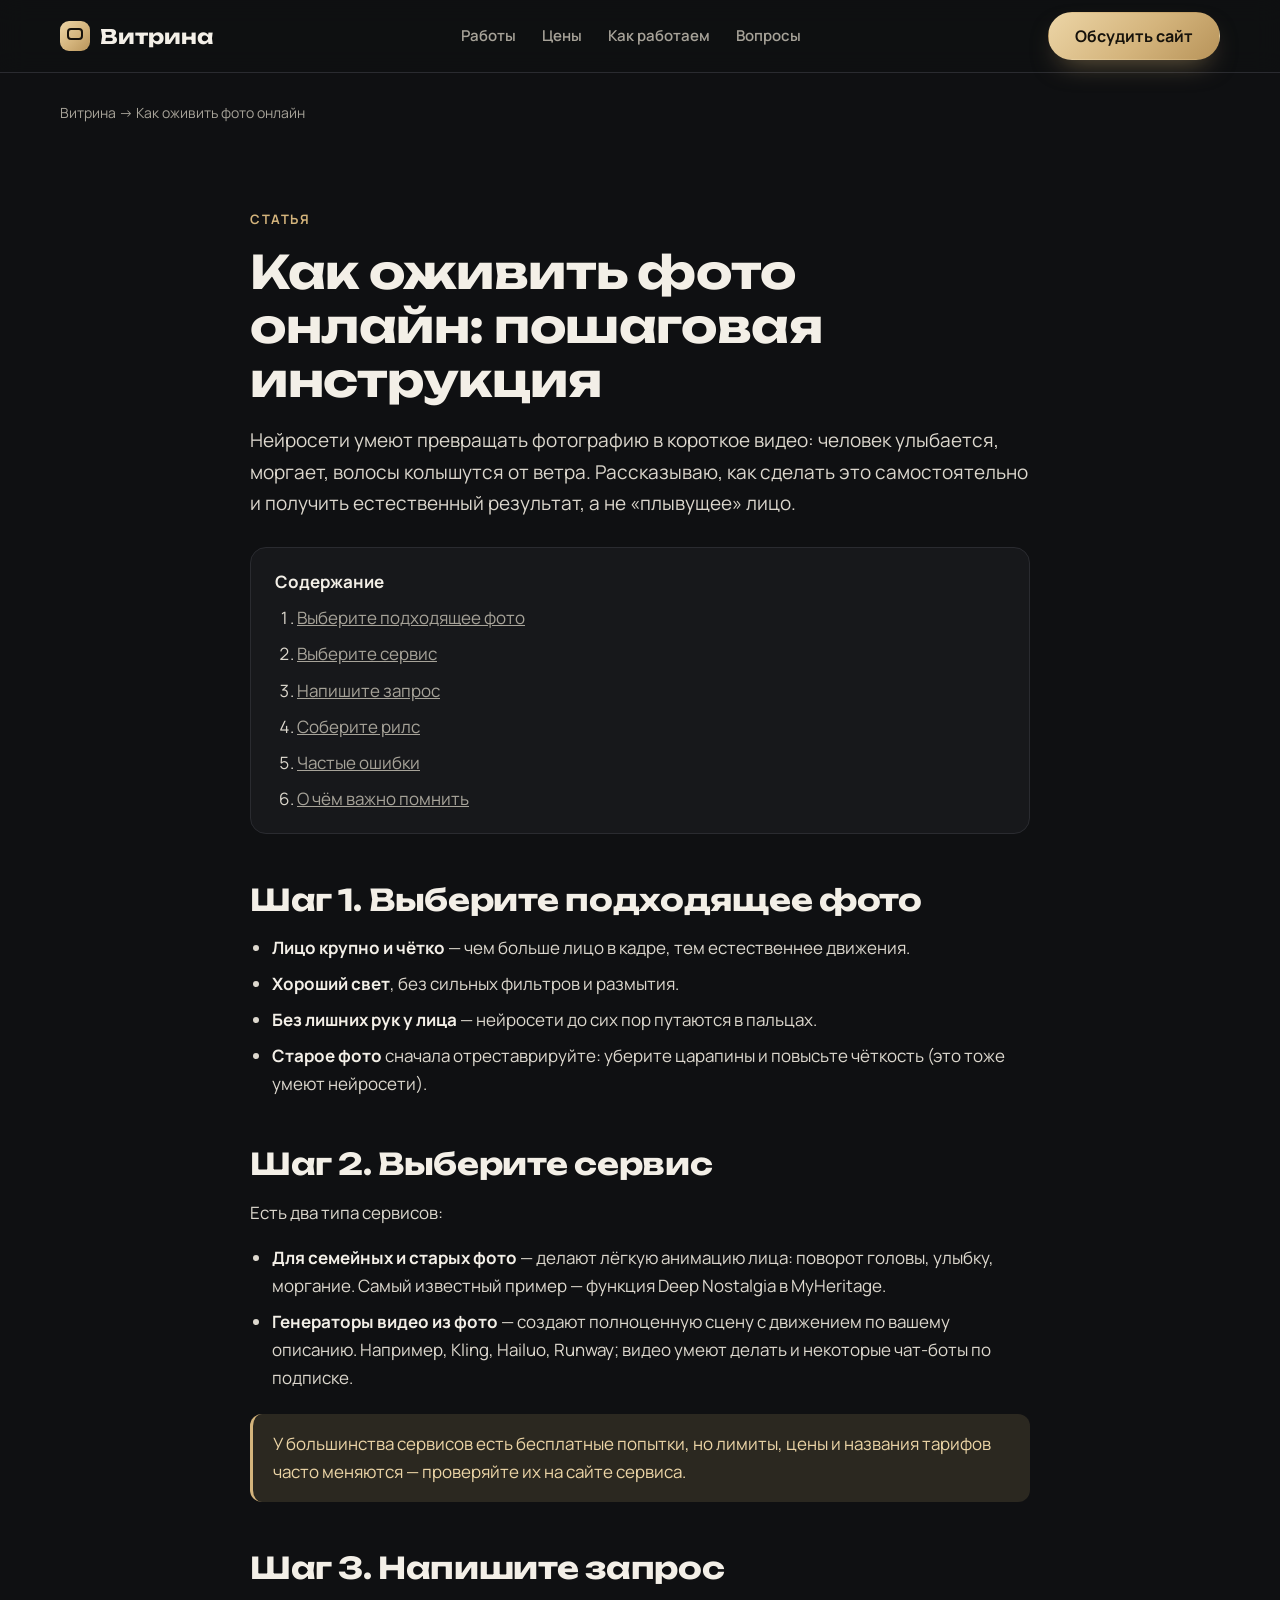
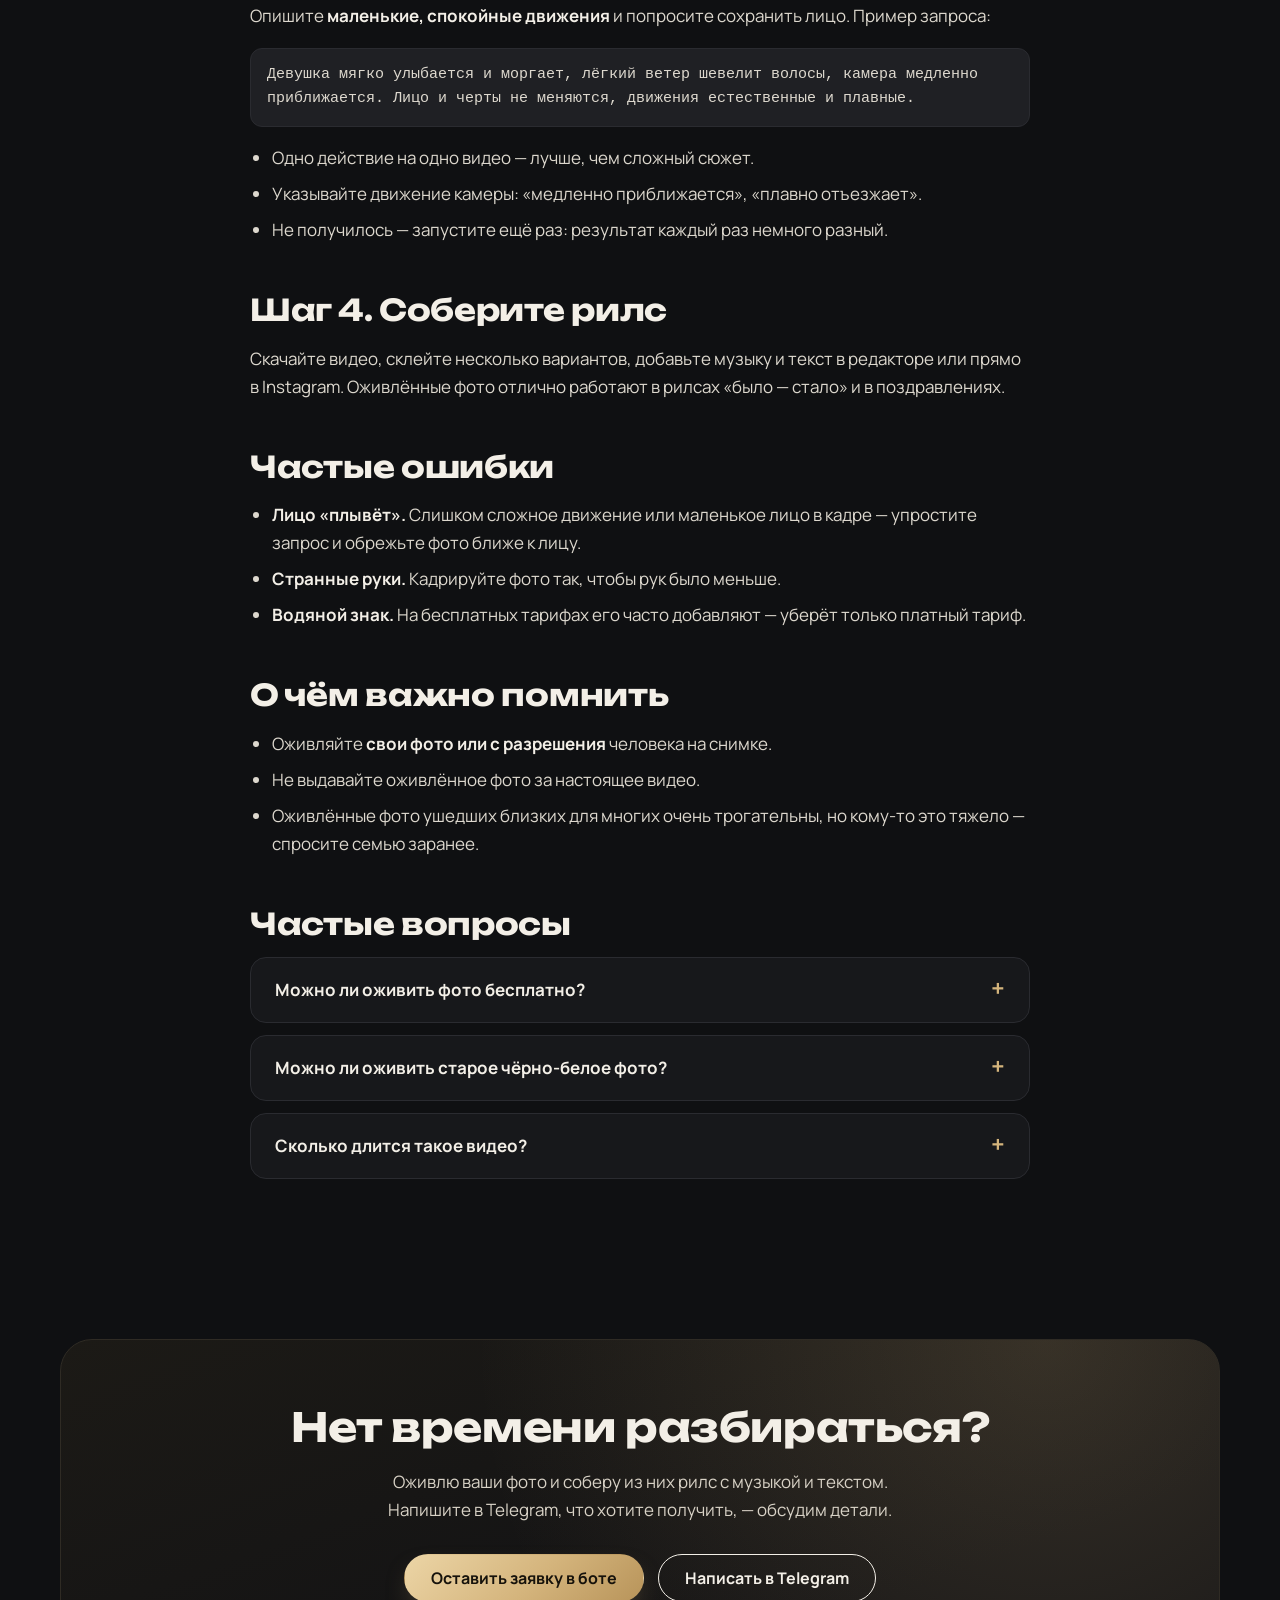
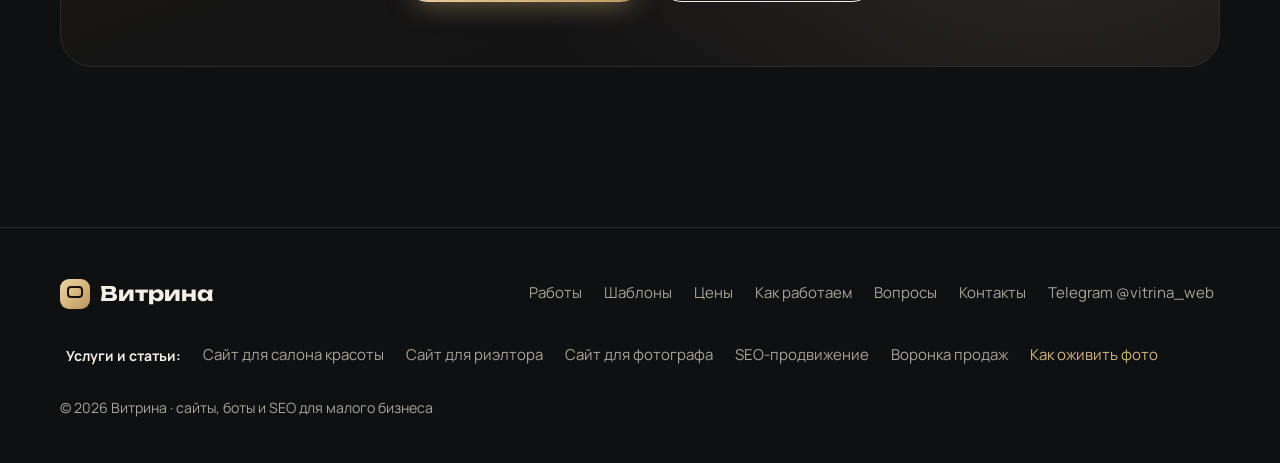
<file: ozhivit-foto-onlajn/index.html>
<!DOCTYPE html>
<html lang="ru">
<head>
  <meta charset="utf-8">
  <meta name="viewport" content="width=device-width, initial-scale=1">
  <title>Как оживить фото онлайн: простая инструкция — Витрина</title>
  <meta name="description" content="Как сделать из фото короткое видео с помощью нейросети: какое фото выбрать, как написать запрос, чтобы лицо не исказилось, и как быть со старыми снимками.">
  <link rel="canonical" href="https://vitrina-web.com/ozhivit-foto-onlajn/">
  <meta property="og:type" content="website">
  <meta property="og:url" content="https://vitrina-web.com/ozhivit-foto-onlajn/">
  <meta property="og:title" content="Как оживить фото онлайн: простая инструкция — Витрина">
  <meta property="og:description" content="Как сделать из фото короткое видео с помощью нейросети: какое фото выбрать, как написать запрос, чтобы лицо не исказилось, и как быть со старыми снимками.">
  <meta property="og:image" content="https://vitrina-web.com/images/og.jpg">
  <meta name="twitter:card" content="summary_large_image">
  <link rel="icon" href="data:image/svg+xml,%3Csvg xmlns='http://www.w3.org/2000/svg' viewBox='0 0 64 64'%3E%3Crect width='64' height='64' rx='18' fill='%23d4b47c'/%3E%3Crect x='15' y='15' width='34' height='26' rx='7' fill='none' stroke='%2316120b' stroke-width='5'/%3E%3C/svg%3E">
  <link rel="preconnect" href="https://fonts.googleapis.com">
  <link rel="preconnect" href="https://fonts.gstatic.com" crossorigin>
  <link href="https://fonts.googleapis.com/css2?family=Unbounded:wght@500;700&family=Manrope:wght@400;500;600;700&display=optional" rel="stylesheet">
  <link rel="stylesheet" href="/assets/pages.css">
  <script type="application/ld+json">{"@context": "https://schema.org", "@type": "Article", "headline": "Как оживить фото онлайн: пошаговая инструкция", "description": "Как сделать из фото короткое видео с помощью нейросети: какое фото выбрать, как написать запрос, чтобы лицо не исказилось, и как быть со старыми снимками.", "datePublished": "2026-10-07", "dateModified": "2026-10-07", "inLanguage": "ru", "mainEntityOfPage": "https://vitrina-web.com/ozhivit-foto-onlajn/", "image": "https://vitrina-web.com/images/og.jpg", "author": {"@type": "Person", "name": "Karolina"}, "publisher": {"@type": "Organization", "name": "Витрина", "url": "https://vitrina-web.com/"}}</script><script type="application/ld+json">{"@context": "https://schema.org", "@type": "FAQPage", "mainEntity": [{"@type": "Question", "name": "Можно ли оживить фото бесплатно?", "acceptedAnswer": {"@type": "Answer", "text": "Обычно да: у большинства сервисов есть несколько бесплатных попыток или ежедневный лимит. Дальше — подписка или пакет попыток. Условия часто меняются, поэтому проверяйте их на сайте сервиса."}}, {"@type": "Question", "name": "Можно ли оживить старое чёрно-белое фото?", "acceptedAnswer": {"@type": "Answer", "text": "Да. Лучше сначала улучшить качество: убрать царапины и пятна, повысить чёткость, при желании — раскрасить. Чем чётче лицо, тем естественнее получится видео."}}, {"@type": "Question", "name": "Сколько длится такое видео?", "acceptedAnswer": {"@type": "Answer", "text": "Обычно 5–10 секунд. Для рилса можно склеить несколько коротких видео и добавить музыку."}}]}</script><script type="application/ld+json">{"@context": "https://schema.org", "@type": "BreadcrumbList", "itemListElement": [{"@type": "ListItem", "position": 1, "name": "Витрина", "item": "https://vitrina-web.com/"}, {"@type": "ListItem", "position": 2, "name": "Как оживить фото онлайн", "item": "https://vitrina-web.com/ozhivit-foto-onlajn/"}]}</script>
</head>
<body>
  <header class="header"><div class="container">
    <a href="/" class="logo"><span class="logo-mark" aria-hidden="true"></span>Витрина</a>
    <nav class="nav" aria-label="Разделы"><a href="/#works">Работы</a><a href="/#prices">Цены</a><a href="/#process">Как работаем</a><a href="/#faq">Вопросы</a></nav>
    <a href="https://t.me/vitrina_web_bot?start=site" target="_blank" rel="noopener" class="btn btn-primary">Обсудить сайт</a>
  </div></header>
  <main>
    <div class="container crumbs"><a href="/">Витрина</a> → Как оживить фото онлайн</div>
<article class="section article"><div class="narrow">
  <span class="eyebrow">Статья</span>
  <h1>Как оживить фото онлайн: пошаговая инструкция</h1>
  <p class="lead">Нейросети умеют превращать фотографию в короткое видео: человек улыбается, моргает, волосы колышутся от ветра. Рассказываю, как сделать это самостоятельно и получить естественный результат, а не «плывущее» лицо.</p>
  <div class="toc"><b>Содержание</b><ol><li><a href="#foto">Выберите подходящее фото</a></li><li><a href="#servis">Выберите сервис</a></li><li><a href="#zapros">Напишите запрос</a></li><li><a href="#rils">Соберите рилс</a></li><li><a href="#oshibki">Частые ошибки</a></li><li><a href="#etika">О чём важно помнить</a></li></ol></div>

  <h2 id="foto">Шаг 1. Выберите подходящее фото</h2>
  <ul>
    <li><strong>Лицо крупно и чётко</strong> — чем больше лицо в кадре, тем естественнее движения.</li>
    <li><strong>Хороший свет</strong>, без сильных фильтров и размытия.</li>
    <li><strong>Без лишних рук у лица</strong> — нейросети до сих пор путаются в пальцах.</li>
    <li><strong>Старое фото</strong> сначала отреставрируйте: уберите царапины и повысьте чёткость (это тоже умеют нейросети).</li>
  </ul>

  <h2 id="servis">Шаг 2. Выберите сервис</h2>
  <p>Есть два типа сервисов:</p>
  <ul>
    <li><strong>Для семейных и старых фото</strong> — делают лёгкую анимацию лица: поворот головы, улыбку, моргание. Самый известный пример — функция Deep Nostalgia в MyHeritage.</li>
    <li><strong>Генераторы видео из фото</strong> — создают полноценную сцену с движением по вашему описанию. Например, Kling, Hailuo, Runway; видео умеют делать и некоторые чат-боты по подписке.</li>
  </ul>
  <div class="note">У большинства сервисов есть бесплатные попытки, но лимиты, цены и названия тарифов часто меняются — проверяйте их на сайте сервиса.</div>

  <h2 id="zapros">Шаг 3. Напишите запрос</h2>
  <p>Опишите <strong>маленькие, спокойные движения</strong> и попросите сохранить лицо. Пример запроса:</p>
  <p class="prompt">Девушка мягко улыбается и моргает, лёгкий ветер шевелит волосы, камера медленно приближается. Лицо и черты не меняются, движения естественные и плавные.</p>
  <ul>
    <li>Одно действие на одно видео — лучше, чем сложный сюжет.</li>
    <li>Указывайте движение камеры: «медленно приближается», «плавно отъезжает».</li>
    <li>Не получилось — запустите ещё раз: результат каждый раз немного разный.</li>
  </ul>

  <h2 id="rils">Шаг 4. Соберите рилс</h2>
  <p>Скачайте видео, склейте несколько вариантов, добавьте музыку и текст в редакторе или прямо в Instagram. Оживлённые фото отлично работают в рилсах «было — стало» и в поздравлениях.</p>

  <h2 id="oshibki">Частые ошибки</h2>
  <ul>
    <li><strong>Лицо «плывёт».</strong> Слишком сложное движение или маленькое лицо в кадре — упростите запрос и обрежьте фото ближе к лицу.</li>
    <li><strong>Странные руки.</strong> Кадрируйте фото так, чтобы рук было меньше.</li>
    <li><strong>Водяной знак.</strong> На бесплатных тарифах его часто добавляют — уберёт только платный тариф.</li>
  </ul>

  <h2 id="etika">О чём важно помнить</h2>
  <ul>
    <li>Оживляйте <strong>свои фото или с разрешения</strong> человека на снимке.</li>
    <li>Не выдавайте оживлённое фото за настоящее видео.</li>
    <li>Оживлённые фото ушедших близких для многих очень трогательны, но кому-то это тяжело — спросите семью заранее.</li>
  </ul>

  <h2>Частые вопросы</h2>
  <div class="faq"><details><summary>Можно ли оживить фото бесплатно?</summary><p>Обычно да: у большинства сервисов есть несколько бесплатных попыток или ежедневный лимит. Дальше — подписка или пакет попыток. Условия часто меняются, поэтому проверяйте их на сайте сервиса.</p></details><details><summary>Можно ли оживить старое чёрно-белое фото?</summary><p>Да. Лучше сначала улучшить качество: убрать царапины и пятна, повысить чёткость, при желании — раскрасить. Чем чётче лицо, тем естественнее получится видео.</p></details><details><summary>Сколько длится такое видео?</summary><p>Обычно 5–10 секунд. Для рилса можно склеить несколько коротких видео и добавить музыку.</p></details></div>
</div></article><section class="section"><div class="container"><div class="cta"><h2>Нет времени разбираться?</h2><p>Оживлю ваши фото и соберу из них рилс с музыкой и текстом. Напишите в Telegram, что хотите получить, — обсудим детали.</p><div class="actions"><a href="https://t.me/vitrina_web_bot?start=site" target="_blank" rel="noopener" class="btn btn-primary">Оставить заявку в боте</a><a href="https://t.me/vitrina_web" target="_blank" rel="noopener" class="btn btn-ghost">Написать в Telegram</a></div></div></div></section>
  </main>
  <footer class="footer"><div class="container">
    <div class="footer-top">
      <a href="/" class="logo"><span class="logo-mark" aria-hidden="true"></span>Витрина</a>
      <nav class="footer-nav" aria-label="Разделы в подвале"><a href="/#works">Работы</a><a href="/#templates">Шаблоны</a><a href="/#prices">Цены</a><a href="/#process">Как работаем</a><a href="/#faq">Вопросы</a><a href="/#contact">Контакты</a><a href="https://t.me/vitrina_web" target="_blank" rel="noopener">Telegram @vitrina_web</a></nav>
    </div>
    <nav class="footer-nav" aria-label="Услуги и статьи"><span class="footer-label">Услуги и статьи:</span><a href="/sajt-dlya-salona-krasoty/">Сайт для салона красоты</a><a href="/sajt-dlya-rieltora/">Сайт для риэлтора</a><a href="/sajt-dlya-fotografa/">Сайт для фотографа</a><a href="/seo-prodvizhenie-sajta/">SEO-продвижение</a><a href="/voronka-prodazh/">Воронка продаж</a><a href="/ozhivit-foto-onlajn/" aria-current="page">Как оживить фото</a></nav>
    <small>© 2026 Витрина · сайты, боты и SEO для малого бизнеса</small>
  </div></footer>
</body>
</html>
</file>
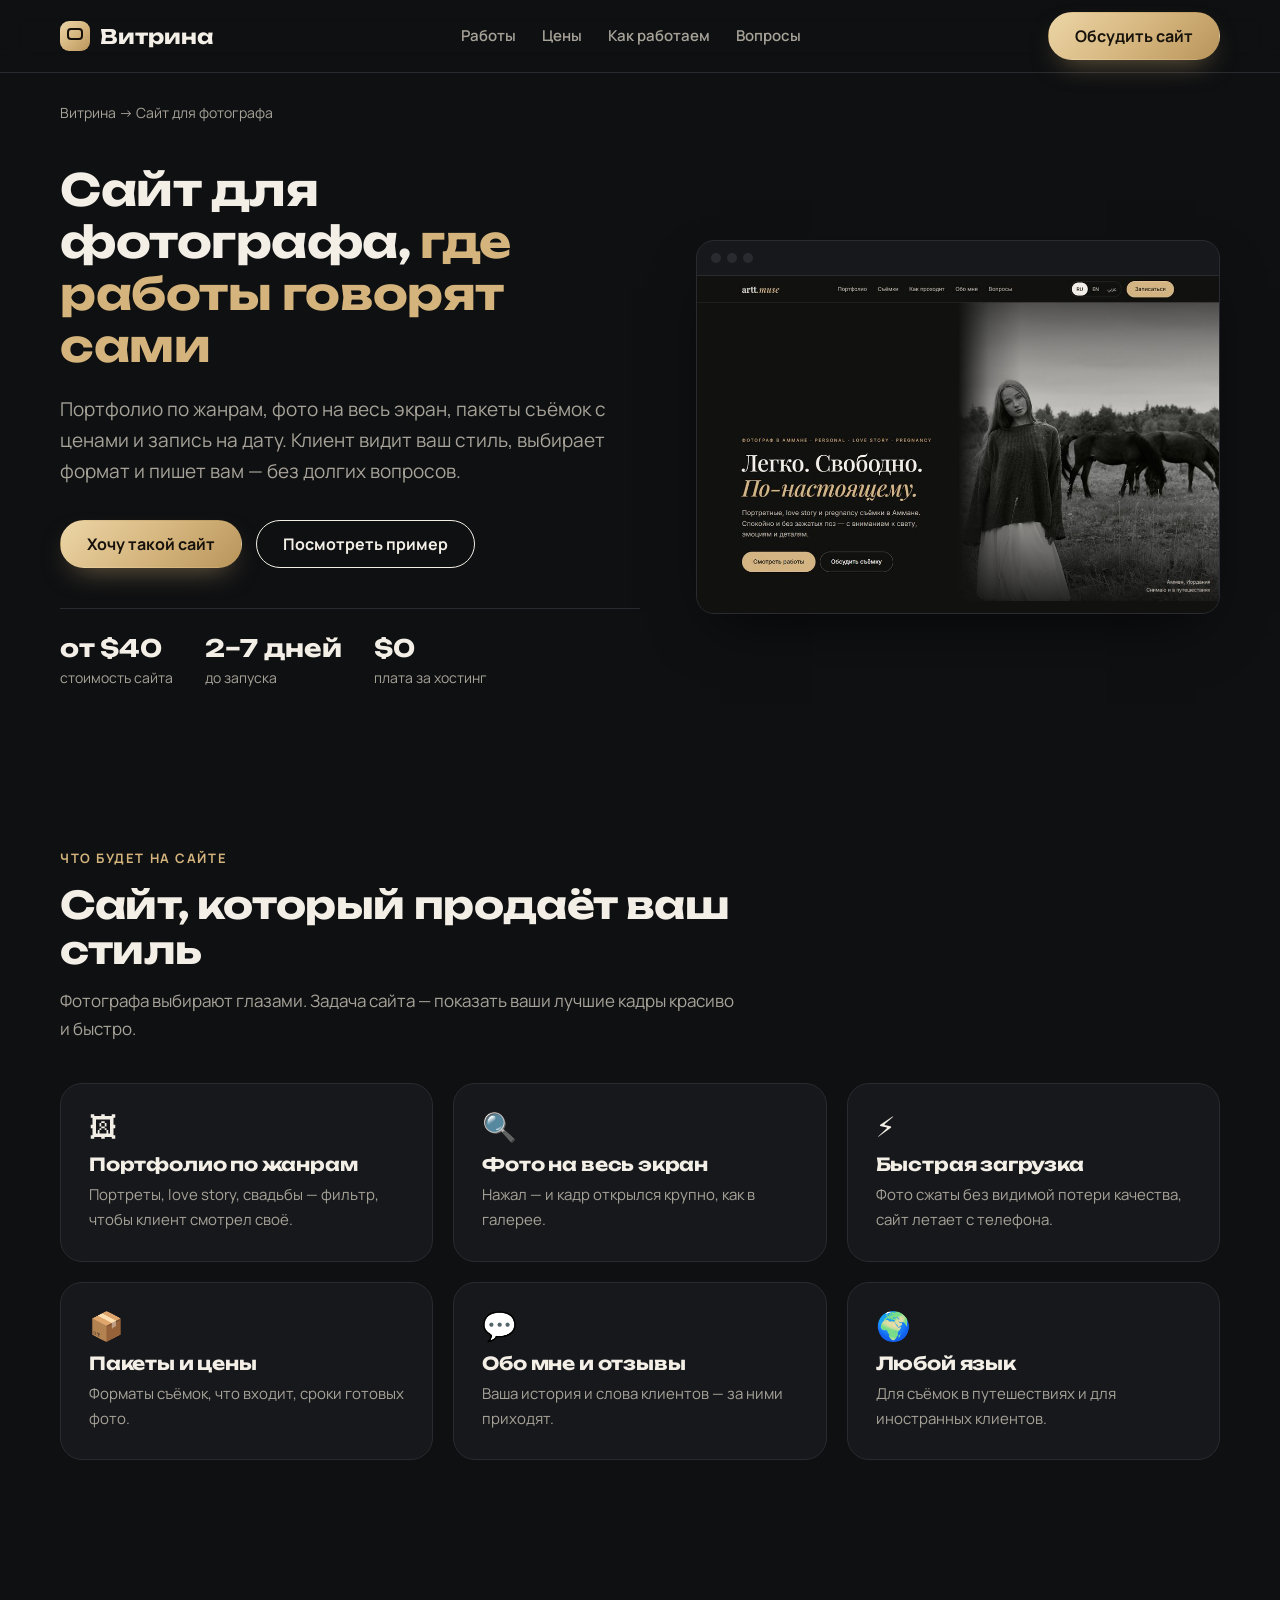
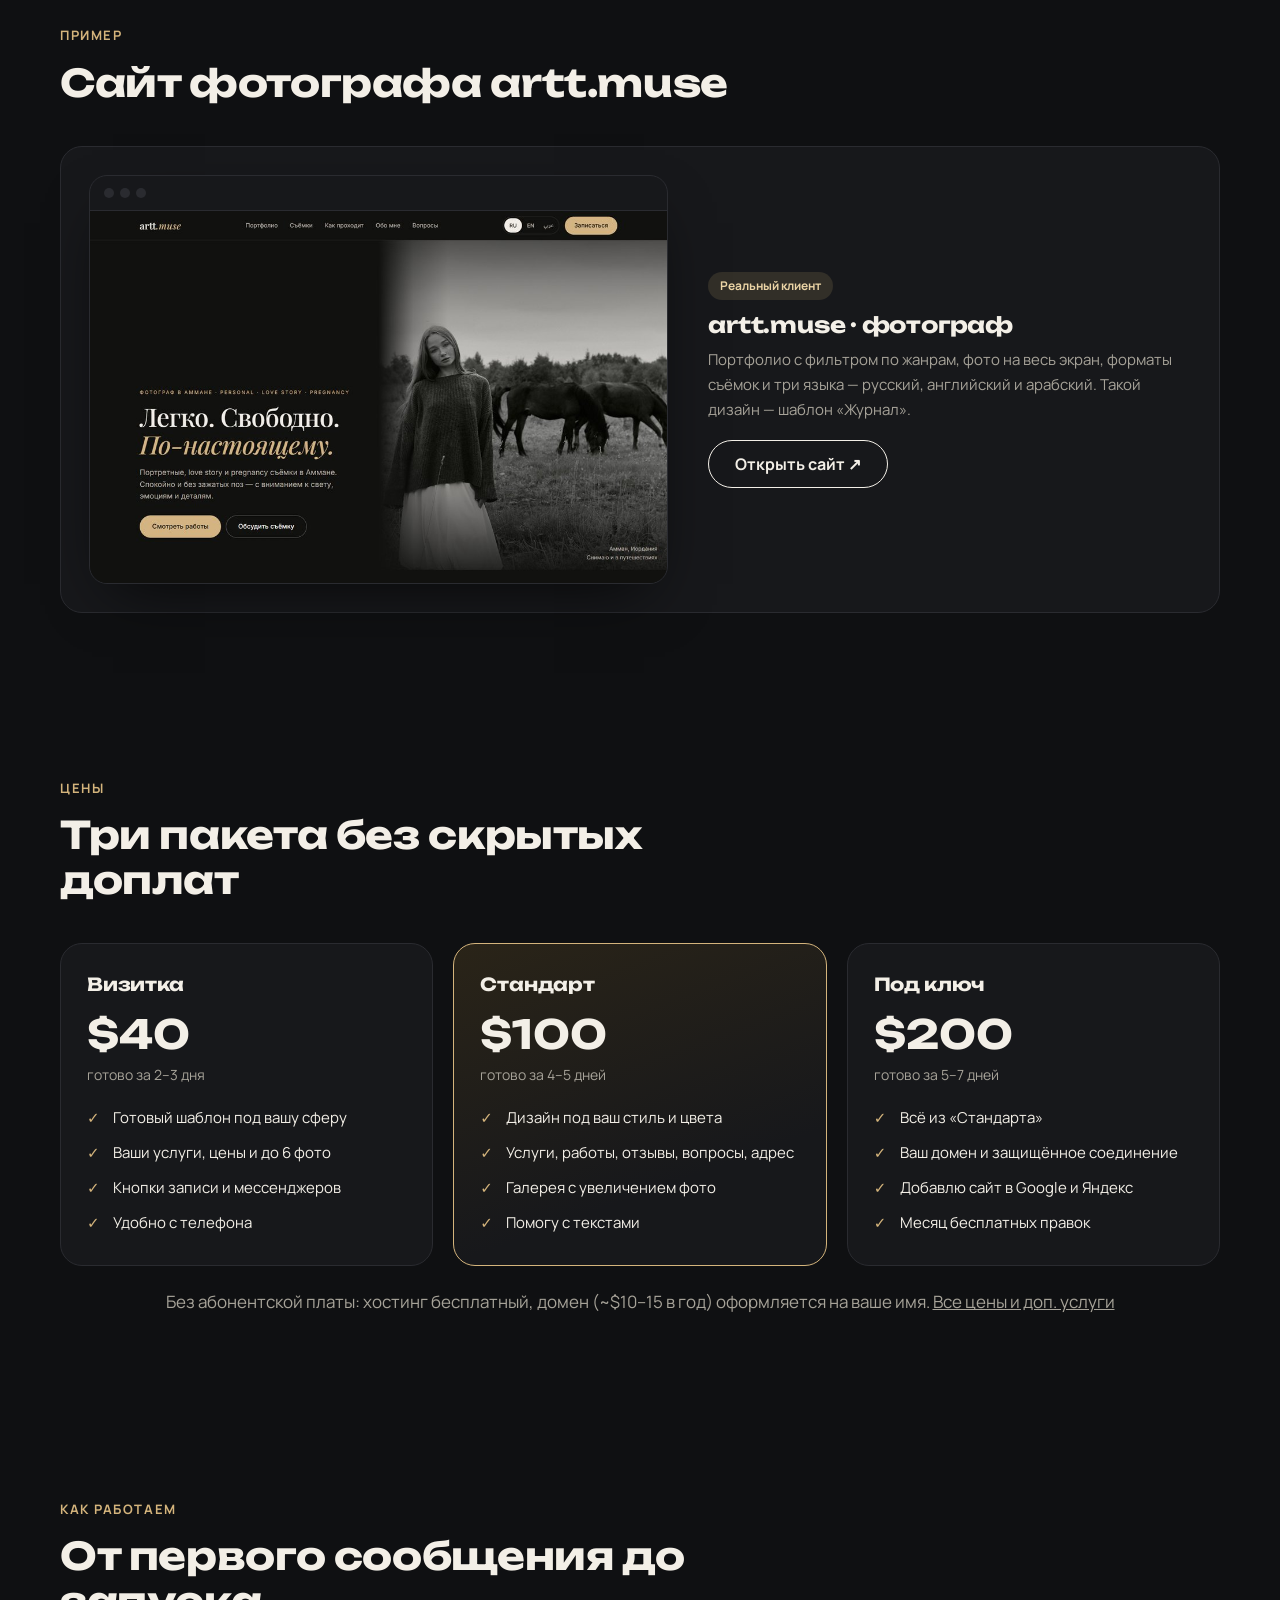
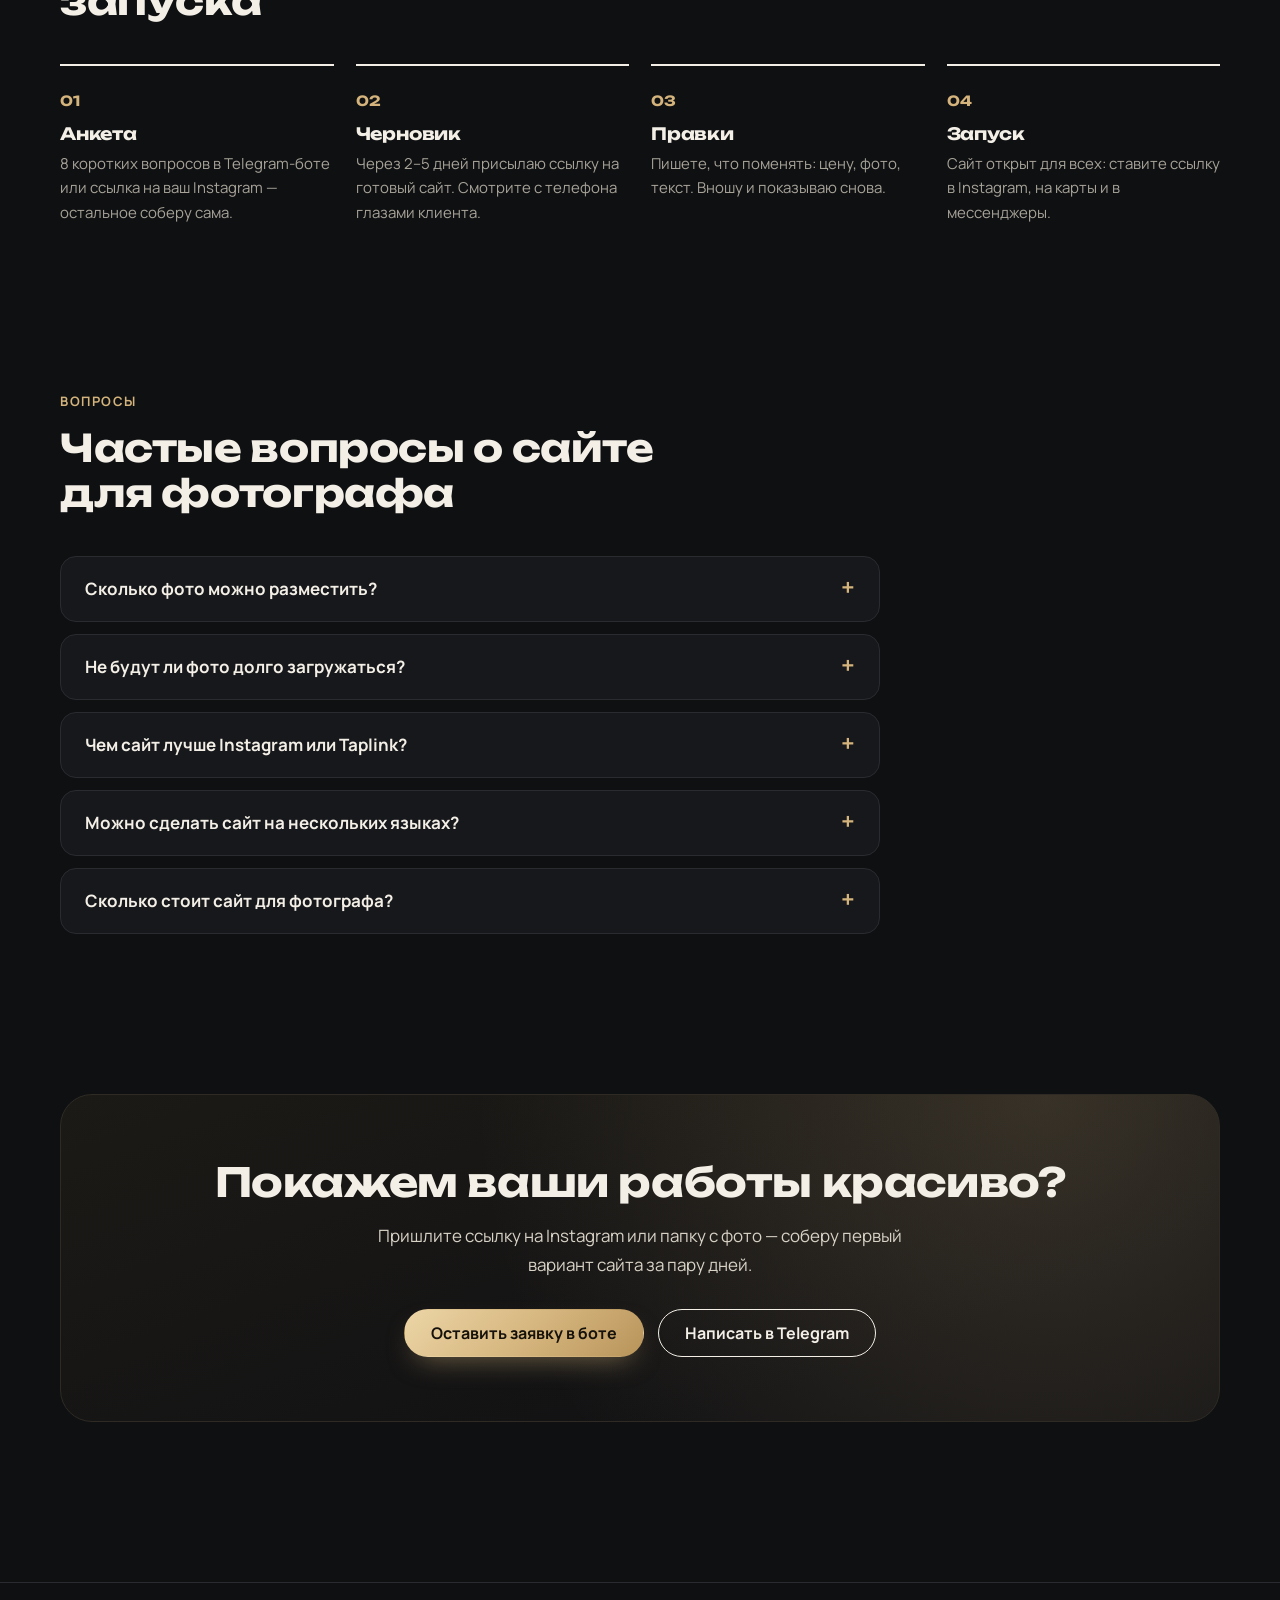
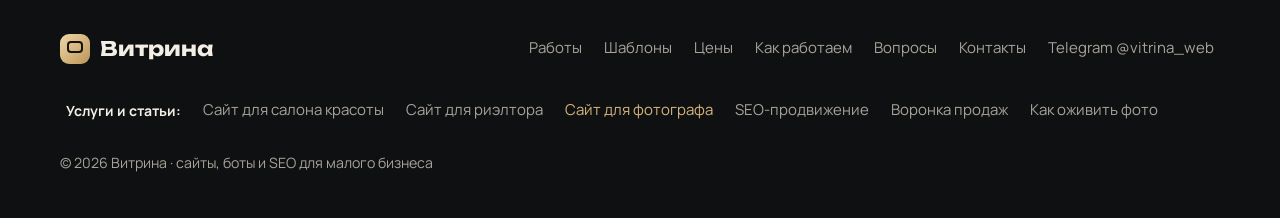
<file: sajt-dlya-fotografa/index.html>
<!DOCTYPE html>
<html lang="ru">
<head>
  <meta charset="utf-8">
  <meta name="viewport" content="width=device-width, initial-scale=1">
  <title>Сайт-портфолио для фотографа от $40 — Витрина</title>
  <meta name="description" content="Сайт для фотографа: портфолио по жанрам, фото на весь экран, пакеты съёмок и запись. Любой язык, без абонентской платы. Пример сайта и цены.">
  <link rel="canonical" href="https://vitrina-web.com/sajt-dlya-fotografa/">
  <meta property="og:type" content="website">
  <meta property="og:url" content="https://vitrina-web.com/sajt-dlya-fotografa/">
  <meta property="og:title" content="Сайт-портфолио для фотографа от $40 — Витрина">
  <meta property="og:description" content="Сайт для фотографа: портфолио по жанрам, фото на весь экран, пакеты съёмок и запись. Любой язык, без абонентской платы. Пример сайта и цены.">
  <meta property="og:image" content="https://vitrina-web.com/images/og.jpg">
  <meta name="twitter:card" content="summary_large_image">
  <link rel="icon" href="data:image/svg+xml,%3Csvg xmlns='http://www.w3.org/2000/svg' viewBox='0 0 64 64'%3E%3Crect width='64' height='64' rx='18' fill='%23d4b47c'/%3E%3Crect x='15' y='15' width='34' height='26' rx='7' fill='none' stroke='%2316120b' stroke-width='5'/%3E%3C/svg%3E">
  <link rel="preconnect" href="https://fonts.googleapis.com">
  <link rel="preconnect" href="https://fonts.gstatic.com" crossorigin>
  <link href="https://fonts.googleapis.com/css2?family=Unbounded:wght@500;700&family=Manrope:wght@400;500;600;700&display=optional" rel="stylesheet">
  <link rel="stylesheet" href="/assets/pages.css">
  <script type="application/ld+json">{"@context": "https://schema.org", "@type": "Service", "name": "Создание сайта для фотографа", "description": "Сайт-портфолио фотографа: жанры, фото на весь экран, пакеты съёмок, запись.", "areaServed": "Worldwide", "provider": {"@type": "ProfessionalService", "name": "Витрина", "url": "https://vitrina-web.com/"}, "offers": {"@type": "Offer", "price": "40", "priceCurrency": "USD"}}</script><script type="application/ld+json">{"@context": "https://schema.org", "@type": "FAQPage", "mainEntity": [{"@type": "Question", "name": "Сколько фото можно разместить?", "acceptedAnswer": {"@type": "Answer", "text": "Столько, сколько нужно: портфолио делится на жанры, и каждый посетитель смотрит то, что ему интересно. Обычно хватает 10–20 лучших кадров в каждом жанре."}}, {"@type": "Question", "name": "Не будут ли фото долго загружаться?", "acceptedAnswer": {"@type": "Answer", "text": "Нет. Я сжимаю фото без видимой потери качества и подгружаю их по мере прокрутки, поэтому сайт открывается быстро даже с мобильного интернета."}}, {"@type": "Question", "name": "Чем сайт лучше Instagram или Taplink?", "acceptedAnswer": {"@type": "Answer", "text": "На сайте работы не теряются в ленте, их видно крупно и по жанрам. Сайт находят в Google, а пакеты и цены видны сразу, без вопросов в директ."}}, {"@type": "Question", "name": "Можно сделать сайт на нескольких языках?", "acceptedAnswer": {"@type": "Answer", "text": "Да, на любом языке — удобно, если вы снимаете в путешествиях или для иностранцев. Например, сайт artt.muse работает на русском, английском и арабском."}}, {"@type": "Question", "name": "Сколько стоит сайт для фотографа?", "acceptedAnswer": {"@type": "Answer", "text": "От $40 на шаблоне «Журнал», $100 с дизайном под ваш стиль, $200 под ключ с доменом и добавлением в Google и Яндекс."}}]}</script><script type="application/ld+json">{"@context": "https://schema.org", "@type": "BreadcrumbList", "itemListElement": [{"@type": "ListItem", "position": 1, "name": "Витрина", "item": "https://vitrina-web.com/"}, {"@type": "ListItem", "position": 2, "name": "Сайт для фотографа", "item": "https://vitrina-web.com/sajt-dlya-fotografa/"}]}</script>
</head>
<body>
  <header class="header"><div class="container">
    <a href="/" class="logo"><span class="logo-mark" aria-hidden="true"></span>Витрина</a>
    <nav class="nav" aria-label="Разделы"><a href="/#works">Работы</a><a href="/#prices">Цены</a><a href="/#process">Как работаем</a><a href="/#faq">Вопросы</a></nav>
    <a href="https://t.me/vitrina_web_bot?start=site" target="_blank" rel="noopener" class="btn btn-primary">Обсудить сайт</a>
  </div></header>
  <main>
    <div class="container crumbs"><a href="/">Витрина</a> → Сайт для фотографа</div>
<section class="hero"><div class="container"><div><h1>Сайт для фотографа, <em>где работы говорят сами</em></h1><p class="lead">Портфолио по жанрам, фото на весь экран, пакеты съёмок с ценами и запись на дату. Клиент видит ваш стиль, выбирает формат и пишет вам — без долгих вопросов.</p><div class="actions"><a href="https://t.me/vitrina_web_bot?start=site" target="_blank" rel="noopener" class="btn btn-primary">Хочу такой сайт</a><a href="#primer" class="btn btn-ghost">Посмотреть пример</a></div><div class="facts"><div><b>от $40</b><span>стоимость сайта</span></div><div><b>2–7 дней</b><span>до запуска</span></div><div><b>$0</b><span>плата за хостинг</span></div></div></div><div class="browser"><div class="browser-bar"><i></i><i></i><i></i></div><img src="/images/work-tanya.jpg" alt="Сайт фотографа artt.muse на компьютере" width="1000" height="645"></div></div></section><section class="section"><div class="container"><div class="section-head"><span class="eyebrow">Что будет на сайте</span><h2>Сайт, который продаёт ваш стиль</h2><p>Фотографа выбирают глазами. Задача сайта — показать ваши лучшие кадры красиво и быстро.</p></div><div class="grid"><div class="card"><div class="ico" aria-hidden="true">🖼</div><h3>Портфолио по жанрам</h3><p>Портреты, love story, свадьбы — фильтр, чтобы клиент смотрел своё.</p></div><div class="card"><div class="ico" aria-hidden="true">🔍</div><h3>Фото на весь экран</h3><p>Нажал — и кадр открылся крупно, как в галерее.</p></div><div class="card"><div class="ico" aria-hidden="true">⚡</div><h3>Быстрая загрузка</h3><p>Фото сжаты без видимой потери качества, сайт летает с телефона.</p></div><div class="card"><div class="ico" aria-hidden="true">📦</div><h3>Пакеты и цены</h3><p>Форматы съёмок, что входит, сроки готовых фото.</p></div><div class="card"><div class="ico" aria-hidden="true">💬</div><h3>Обо мне и отзывы</h3><p>Ваша история и слова клиентов — за ними приходят.</p></div><div class="card"><div class="ico" aria-hidden="true">🌍</div><h3>Любой язык</h3><p>Для съёмок в путешествиях и для иностранных клиентов.</p></div></div></div></section><div id="primer"></div><section class="section"><div class="container"><div class="section-head"><span class="eyebrow">Пример</span><h2>Сайт фотографа artt.muse</h2></div><div class="example"><a href="/work/artt-muse/index.html" target="_blank" rel="noopener" tabindex="-1"><div class="browser"><div class="browser-bar"><i></i><i></i><i></i></div><img src="/images/work-tanya.jpg" alt="Главный экран сайта фотографа artt.muse" width="1000" height="645" loading="lazy"></div></a><div><span class="tag">Реальный клиент</span><h3>artt.muse · фотограф</h3><p>Портфолио с фильтром по жанрам, фото на весь экран, форматы съёмок и три языка — русский, английский и арабский. Такой дизайн — шаблон «Журнал».</p><a href="/work/artt-muse/index.html" target="_blank" rel="noopener" class="btn btn-ghost">Открыть сайт ↗</a></div></div></div></section><section class="section"><div class="container"><div class="section-head"><span class="eyebrow">Цены</span><h2>Три пакета без скрытых доплат</h2></div>
<div class="prices">
  <article class="price"><h3>Визитка</h3><div class="price-sum">$40</div><div class="price-note">готово за 2–3 дня</div>
    <ul><li>Готовый шаблон под вашу сферу</li><li>Ваши услуги, цены и до 6 фото</li><li>Кнопки записи и мессенджеров</li><li>Удобно с телефона</li></ul></article>
  <article class="price featured"><h3>Стандарт</h3><div class="price-sum">$100</div><div class="price-note">готово за 4–5 дней</div>
    <ul><li>Дизайн под ваш стиль и цвета</li><li>Услуги, работы, отзывы, вопросы, адрес</li><li>Галерея с увеличением фото</li><li>Помогу с текстами</li></ul></article>
  <article class="price"><h3>Под ключ</h3><div class="price-sum">$200</div><div class="price-note">готово за 5–7 дней</div>
    <ul><li>Всё из «Стандарта»</li><li>Ваш домен и защищённое соединение</li><li>Добавлю сайт в Google и Яндекс</li><li>Месяц бесплатных правок</li></ul></article>
</div>
<p style="color:var(--muted);text-align:center;margin-top:22px">Без абонентской платы: хостинг бесплатный, домен (~$10–15 в год) оформляется на ваше имя. <a href="/#prices">Все цены и доп. услуги</a></p></div></section><section class="section"><div class="container"><div class="section-head"><span class="eyebrow">Как работаем</span><h2>От первого сообщения до запуска</h2></div>
<div class="steps">
  <div class="step"><h3>Анкета</h3><p>8 коротких вопросов в Telegram-боте или ссылка на ваш Instagram — остальное соберу сама.</p></div>
  <div class="step"><h3>Черновик</h3><p>Через 2–5 дней присылаю ссылку на готовый сайт. Смотрите с телефона глазами клиента.</p></div>
  <div class="step"><h3>Правки</h3><p>Пишете, что поменять: цену, фото, текст. Вношу и показываю снова.</p></div>
  <div class="step"><h3>Запуск</h3><p>Сайт открыт для всех: ставите ссылку в Instagram, на карты и в мессенджеры.</p></div>
</div></div></section><section class="section"><div class="container"><div class="section-head"><span class="eyebrow">Вопросы</span><h2>Частые вопросы о сайте для фотографа</h2></div><div class="faq"><details><summary>Сколько фото можно разместить?</summary><p>Столько, сколько нужно: портфолио делится на жанры, и каждый посетитель смотрит то, что ему интересно. Обычно хватает 10–20 лучших кадров в каждом жанре.</p></details><details><summary>Не будут ли фото долго загружаться?</summary><p>Нет. Я сжимаю фото без видимой потери качества и подгружаю их по мере прокрутки, поэтому сайт открывается быстро даже с мобильного интернета.</p></details><details><summary>Чем сайт лучше Instagram или Taplink?</summary><p>На сайте работы не теряются в ленте, их видно крупно и по жанрам. Сайт находят в Google, а пакеты и цены видны сразу, без вопросов в директ.</p></details><details><summary>Можно сделать сайт на нескольких языках?</summary><p>Да, на любом языке — удобно, если вы снимаете в путешествиях или для иностранцев. Например, сайт artt.muse работает на русском, английском и арабском.</p></details><details><summary>Сколько стоит сайт для фотографа?</summary><p>От $40 на шаблоне «Журнал», $100 с дизайном под ваш стиль, $200 под ключ с доменом и добавлением в Google и Яндекс.</p></details></div></div></section><section class="section"><div class="container"><div class="cta"><h2>Покажем ваши работы красиво?</h2><p>Пришлите ссылку на Instagram или папку с фото — соберу первый вариант сайта за пару дней.</p><div class="actions"><a href="https://t.me/vitrina_web_bot?start=site" target="_blank" rel="noopener" class="btn btn-primary">Оставить заявку в боте</a><a href="https://t.me/vitrina_web" target="_blank" rel="noopener" class="btn btn-ghost">Написать в Telegram</a></div></div></div></section>
  </main>
  <footer class="footer"><div class="container">
    <div class="footer-top">
      <a href="/" class="logo"><span class="logo-mark" aria-hidden="true"></span>Витрина</a>
      <nav class="footer-nav" aria-label="Разделы в подвале"><a href="/#works">Работы</a><a href="/#templates">Шаблоны</a><a href="/#prices">Цены</a><a href="/#process">Как работаем</a><a href="/#faq">Вопросы</a><a href="/#contact">Контакты</a><a href="https://t.me/vitrina_web" target="_blank" rel="noopener">Telegram @vitrina_web</a></nav>
    </div>
    <nav class="footer-nav" aria-label="Услуги и статьи"><span class="footer-label">Услуги и статьи:</span><a href="/sajt-dlya-salona-krasoty/">Сайт для салона красоты</a><a href="/sajt-dlya-rieltora/">Сайт для риэлтора</a><a href="/sajt-dlya-fotografa/" aria-current="page">Сайт для фотографа</a><a href="/seo-prodvizhenie-sajta/">SEO-продвижение</a><a href="/voronka-prodazh/">Воронка продаж</a><a href="/ozhivit-foto-onlajn/">Как оживить фото</a></nav>
    <small>© 2026 Витрина · сайты, боты и SEO для малого бизнеса</small>
  </div></footer>
</body>
</html>
</file>
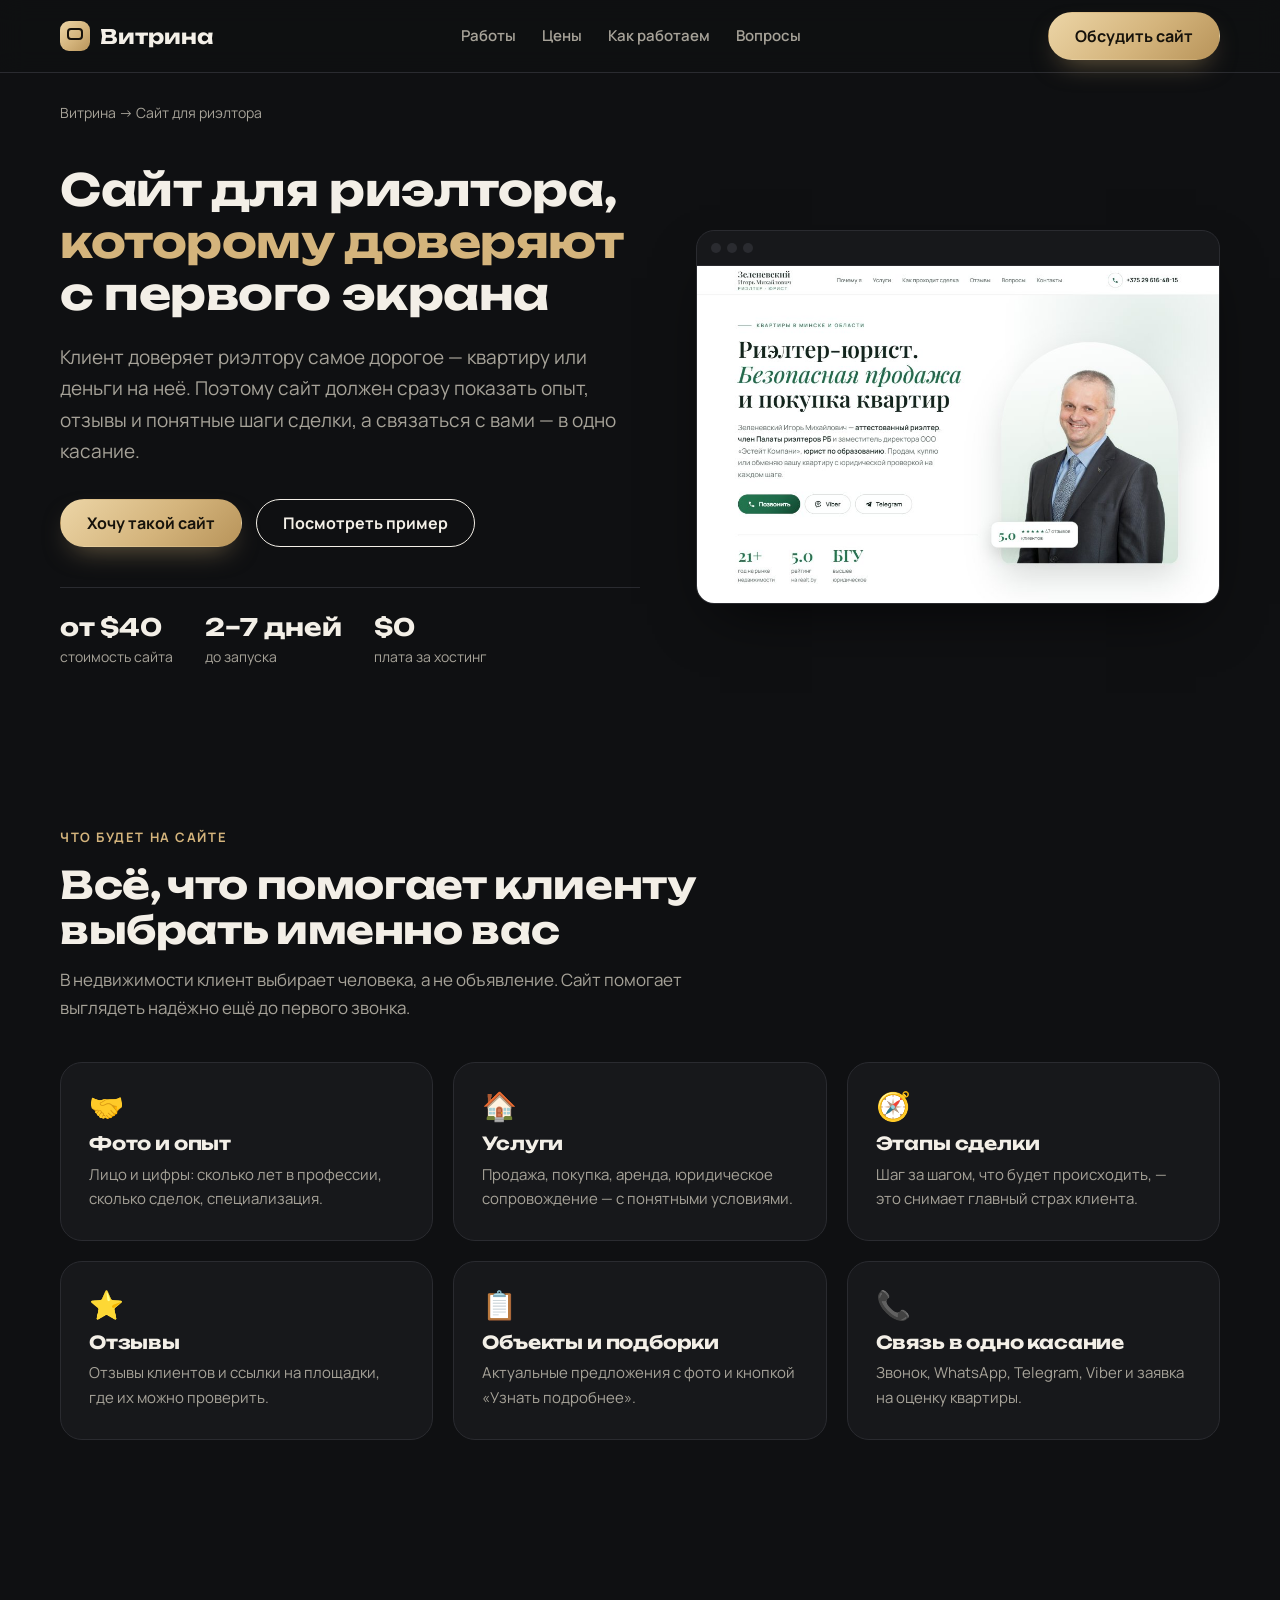
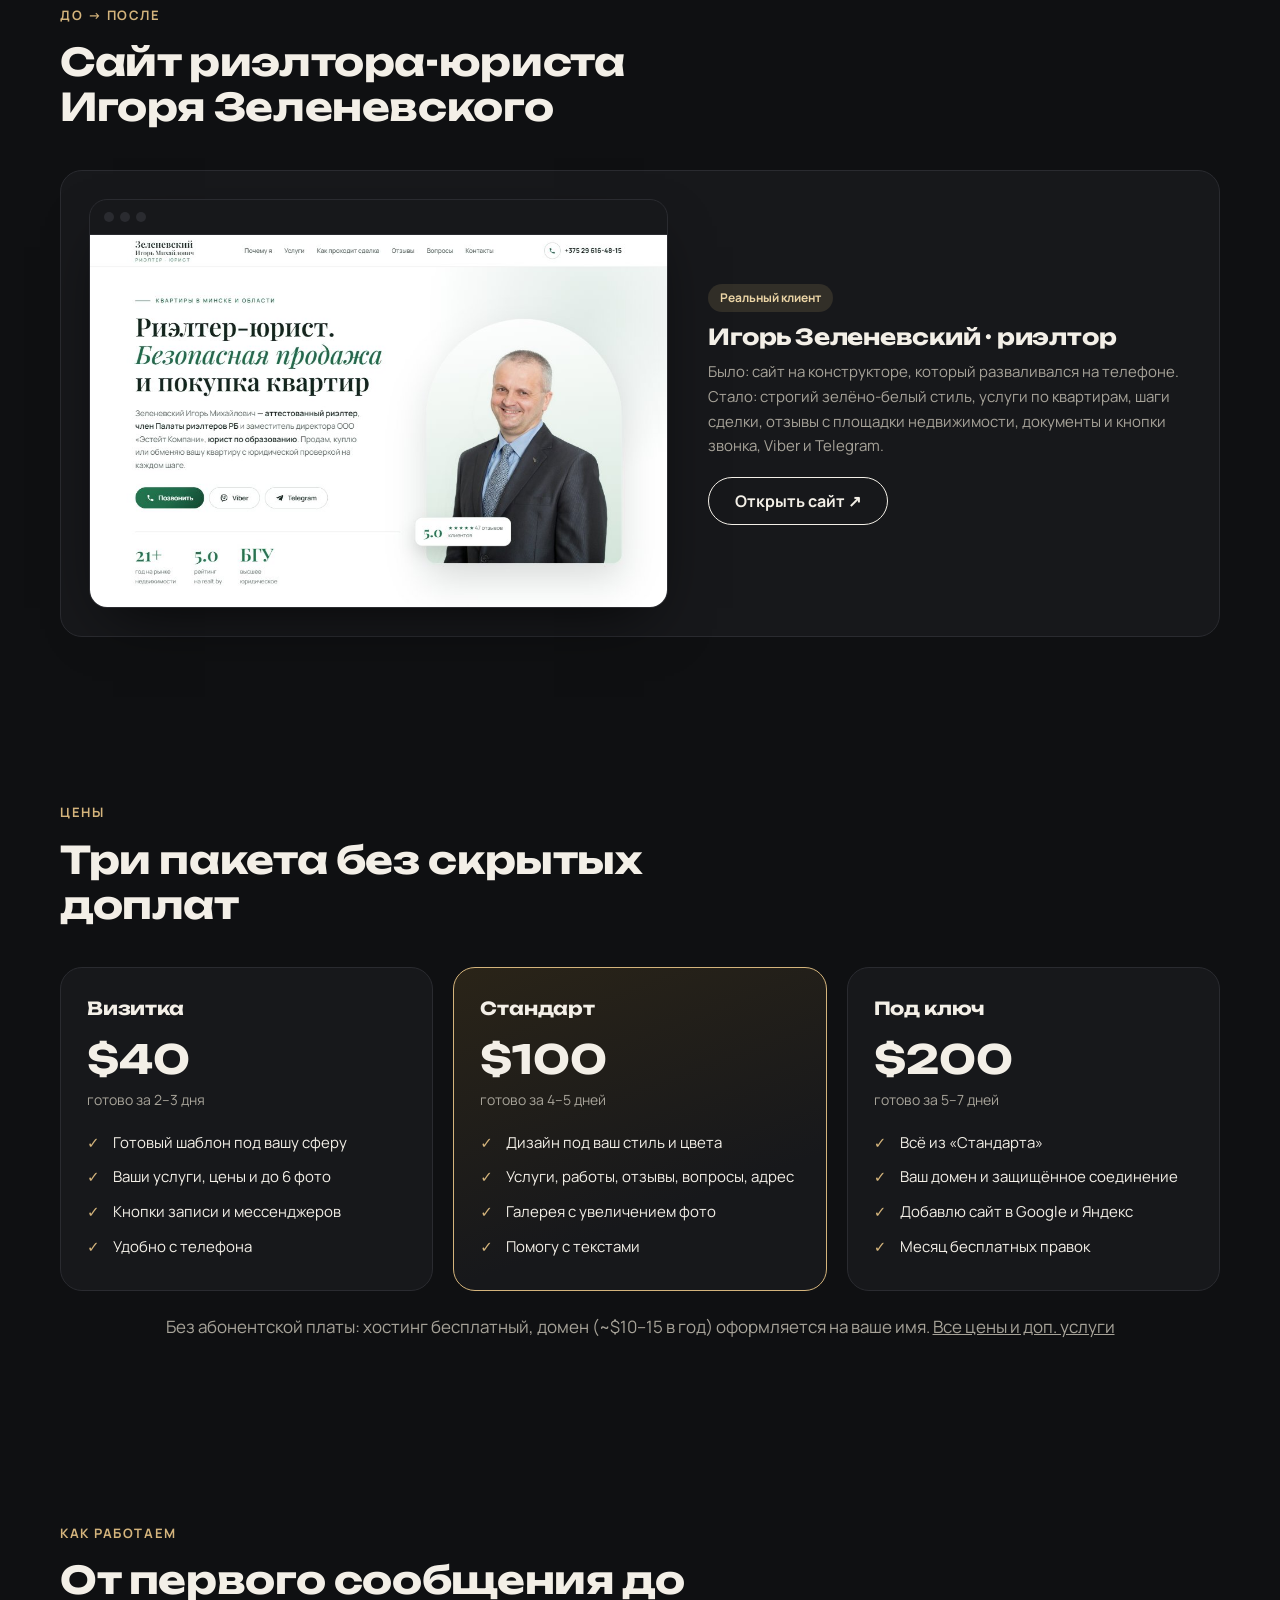
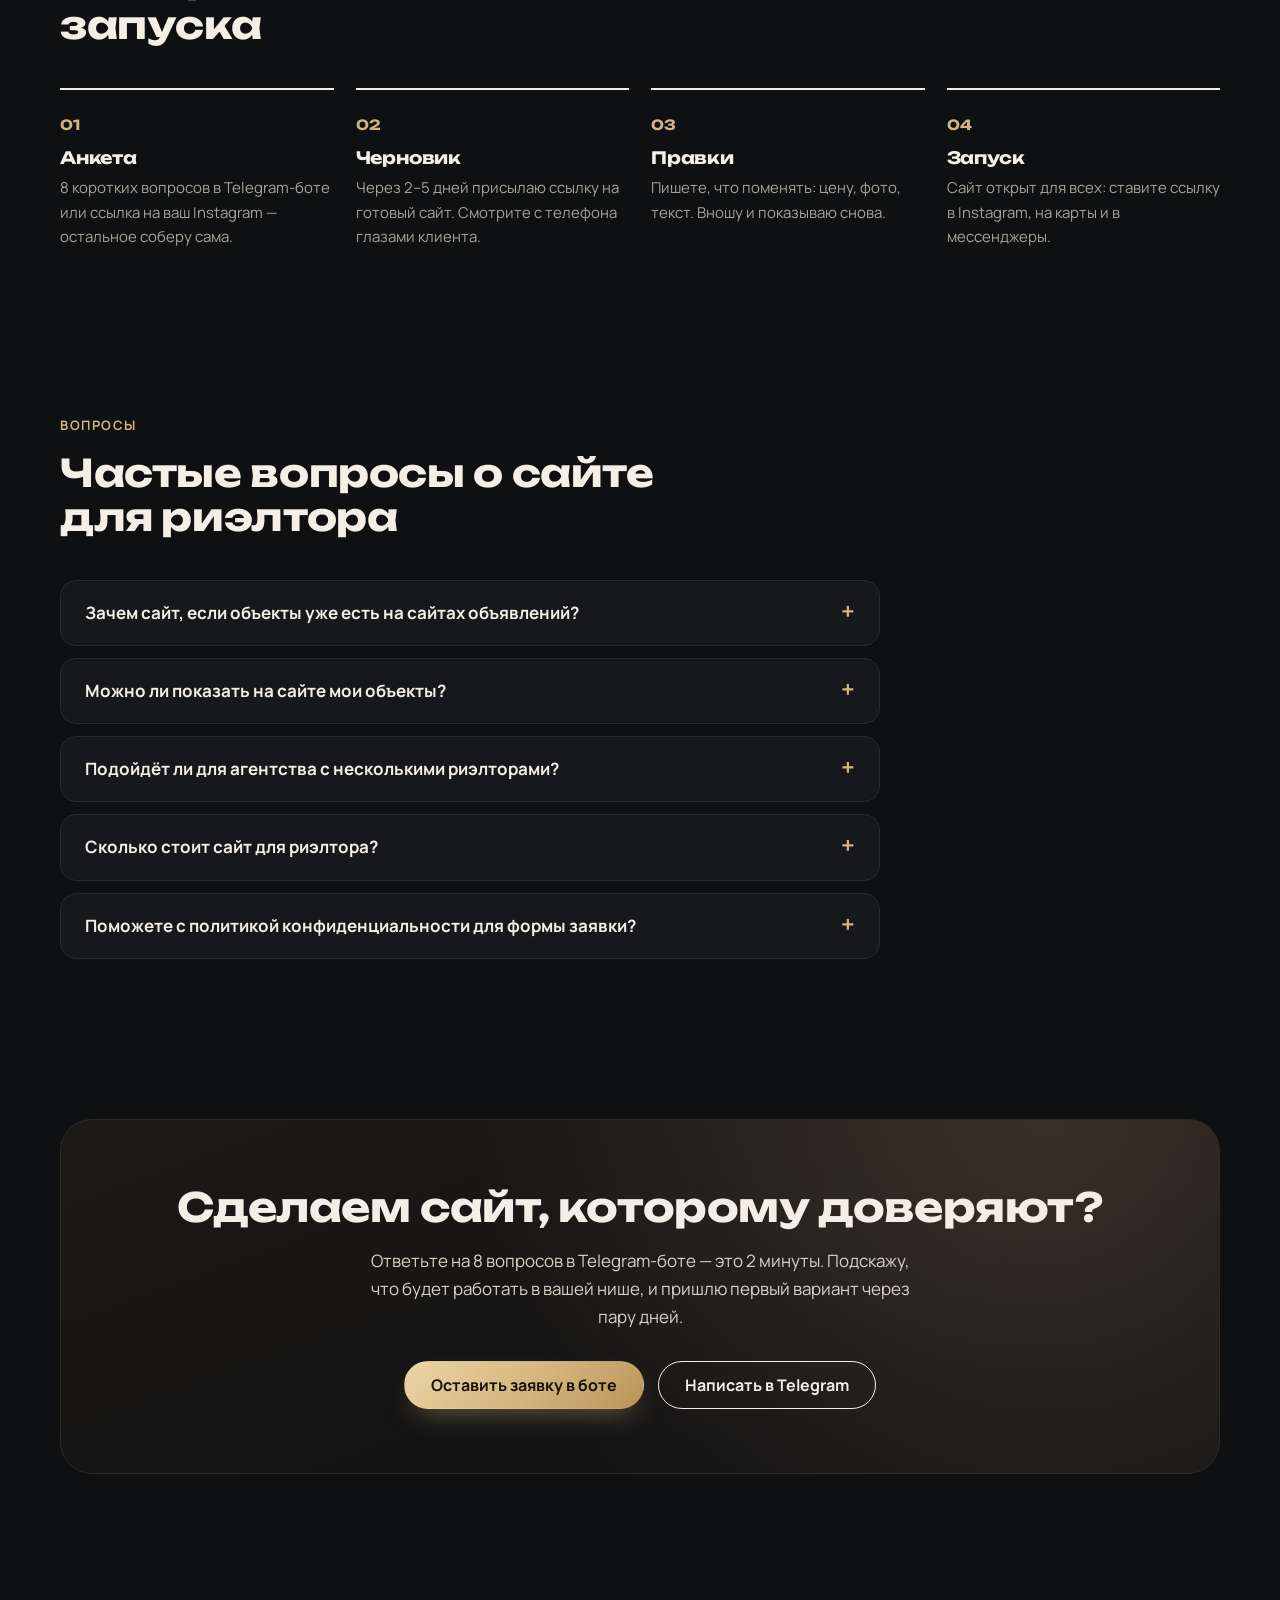
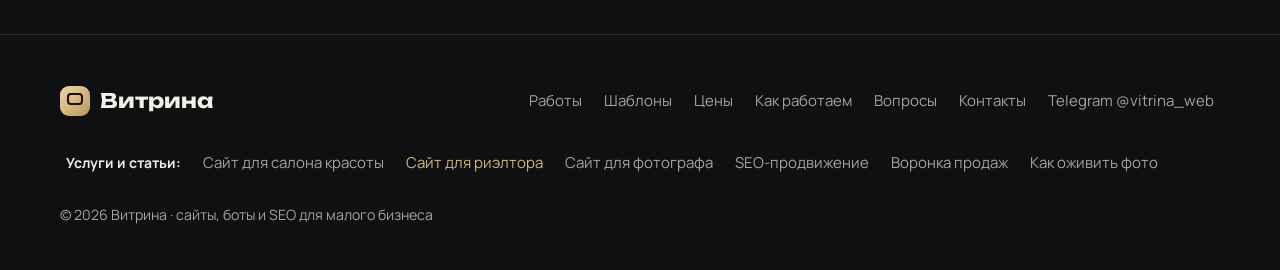
<file: sajt-dlya-rieltora/index.html>
<!DOCTYPE html>
<html lang="ru">
<head>
  <meta charset="utf-8">
  <meta name="viewport" content="width=device-width, initial-scale=1">
  <title>Сайт для риэлтора и агентства недвижимости — Витрина</title>
  <meta name="description" content="Личный сайт риэлтора: услуги, объекты, этапы сделки, отзывы и кнопки звонка, WhatsApp и Telegram. Пример «до и после», цены от $40, запуск за 2–7 дней.">
  <link rel="canonical" href="https://vitrina-web.com/sajt-dlya-rieltora/">
  <meta property="og:type" content="website">
  <meta property="og:url" content="https://vitrina-web.com/sajt-dlya-rieltora/">
  <meta property="og:title" content="Сайт для риэлтора и агентства недвижимости — Витрина">
  <meta property="og:description" content="Личный сайт риэлтора: услуги, объекты, этапы сделки, отзывы и кнопки звонка, WhatsApp и Telegram. Пример «до и после», цены от $40, запуск за 2–7 дней.">
  <meta property="og:image" content="https://vitrina-web.com/images/og.jpg">
  <meta name="twitter:card" content="summary_large_image">
  <link rel="icon" href="data:image/svg+xml,%3Csvg xmlns='http://www.w3.org/2000/svg' viewBox='0 0 64 64'%3E%3Crect width='64' height='64' rx='18' fill='%23d4b47c'/%3E%3Crect x='15' y='15' width='34' height='26' rx='7' fill='none' stroke='%2316120b' stroke-width='5'/%3E%3C/svg%3E">
  <link rel="preconnect" href="https://fonts.googleapis.com">
  <link rel="preconnect" href="https://fonts.gstatic.com" crossorigin>
  <link href="https://fonts.googleapis.com/css2?family=Unbounded:wght@500;700&family=Manrope:wght@400;500;600;700&display=optional" rel="stylesheet">
  <link rel="stylesheet" href="/assets/pages.css">
  <script type="application/ld+json">{"@context": "https://schema.org", "@type": "Service", "name": "Создание сайта для риэлтора", "description": "Личный сайт риэлтора или агентства недвижимости: услуги, объекты, этапы сделки, отзывы.", "areaServed": "Worldwide", "provider": {"@type": "ProfessionalService", "name": "Витрина", "url": "https://vitrina-web.com/"}, "offers": {"@type": "Offer", "price": "40", "priceCurrency": "USD"}}</script><script type="application/ld+json">{"@context": "https://schema.org", "@type": "FAQPage", "mainEntity": [{"@type": "Question", "name": "Зачем сайт, если объекты уже есть на сайтах объявлений?", "acceptedAnswer": {"@type": "Answer", "text": "На досках объявлений вы — одна карточка среди сотен конкурентов. Личный сайт показывает именно вас: опыт, отзывы, как вы ведёте сделку. Ссылку на него удобно отправлять клиентам и ставить в соцсети."}}, {"@type": "Question", "name": "Можно ли показать на сайте мои объекты?", "acceptedAnswer": {"@type": "Answer", "text": "Да: раздел с объектами или подборками и кнопкой «Узнать подробнее». Новые объекты добавляю по вашему сообщению — в рамках поддержки или как разовую правку."}}, {"@type": "Question", "name": "Подойдёт ли для агентства с несколькими риэлторами?", "acceptedAnswer": {"@type": "Answer", "text": "Да. Можно сделать страницу агентства с командой, направлениями и отдельными контактами каждого агента."}}, {"@type": "Question", "name": "Сколько стоит сайт для риэлтора?", "acceptedAnswer": {"@type": "Answer", "text": "От $40 на шаблоне, $100 с дизайном под ваш стиль, $200 под ключ с доменом и добавлением в Google и Яндекс."}}, {"@type": "Question", "name": "Поможете с политикой конфиденциальности для формы заявки?", "acceptedAnswer": {"@type": "Answer", "text": "Да. По образованию я юрист, поэтому помогу подготовить понятную политику обработки данных для формы на сайте."}}]}</script><script type="application/ld+json">{"@context": "https://schema.org", "@type": "BreadcrumbList", "itemListElement": [{"@type": "ListItem", "position": 1, "name": "Витрина", "item": "https://vitrina-web.com/"}, {"@type": "ListItem", "position": 2, "name": "Сайт для риэлтора", "item": "https://vitrina-web.com/sajt-dlya-rieltora/"}]}</script>
</head>
<body>
  <header class="header"><div class="container">
    <a href="/" class="logo"><span class="logo-mark" aria-hidden="true"></span>Витрина</a>
    <nav class="nav" aria-label="Разделы"><a href="/#works">Работы</a><a href="/#prices">Цены</a><a href="/#process">Как работаем</a><a href="/#faq">Вопросы</a></nav>
    <a href="https://t.me/vitrina_web_bot?start=site" target="_blank" rel="noopener" class="btn btn-primary">Обсудить сайт</a>
  </div></header>
  <main>
    <div class="container crumbs"><a href="/">Витрина</a> → Сайт для риэлтора</div>
<section class="hero"><div class="container"><div><h1>Сайт для риэлтора, <em>которому доверяют</em> с первого экрана</h1><p class="lead">Клиент доверяет риэлтору самое дорогое — квартиру или деньги на неё. Поэтому сайт должен сразу показать опыт, отзывы и понятные шаги сделки, а связаться с вами — в одно касание.</p><div class="actions"><a href="https://t.me/vitrina_web_bot?start=site" target="_blank" rel="noopener" class="btn btn-primary">Хочу такой сайт</a><a href="#primer" class="btn btn-ghost">Посмотреть пример</a></div><div class="facts"><div><b>от $40</b><span>стоимость сайта</span></div><div><b>2–7 дней</b><span>до запуска</span></div><div><b>$0</b><span>плата за хостинг</span></div></div></div><div class="browser"><div class="browser-bar"><i></i><i></i><i></i></div><img src="/images/work-zelenevsky.jpg" alt="Сайт риэлтора Игоря Зеленевского на компьютере" width="1000" height="645"></div></div></section><section class="section"><div class="container"><div class="section-head"><span class="eyebrow">Что будет на сайте</span><h2>Всё, что помогает клиенту выбрать именно вас</h2><p>В недвижимости клиент выбирает человека, а не объявление. Сайт помогает выглядеть надёжно ещё до первого звонка.</p></div><div class="grid"><div class="card"><div class="ico" aria-hidden="true">🤝</div><h3>Фото и опыт</h3><p>Лицо и цифры: сколько лет в профессии, сколько сделок, специализация.</p></div><div class="card"><div class="ico" aria-hidden="true">🏠</div><h3>Услуги</h3><p>Продажа, покупка, аренда, юридическое сопровождение — с понятными условиями.</p></div><div class="card"><div class="ico" aria-hidden="true">🧭</div><h3>Этапы сделки</h3><p>Шаг за шагом, что будет происходить, — это снимает главный страх клиента.</p></div><div class="card"><div class="ico" aria-hidden="true">⭐</div><h3>Отзывы</h3><p>Отзывы клиентов и ссылки на площадки, где их можно проверить.</p></div><div class="card"><div class="ico" aria-hidden="true">📋</div><h3>Объекты и подборки</h3><p>Актуальные предложения с фото и кнопкой «Узнать подробнее».</p></div><div class="card"><div class="ico" aria-hidden="true">📞</div><h3>Связь в одно касание</h3><p>Звонок, WhatsApp, Telegram, Viber и заявка на оценку квартиры.</p></div></div></div></section><div id="primer"></div><section class="section"><div class="container"><div class="section-head"><span class="eyebrow">До → после</span><h2>Сайт риэлтора-юриста Игоря Зеленевского</h2></div><div class="example"><a href="https://kerimalina.github.io/zelenevsky/" target="_blank" rel="noopener" tabindex="-1"><div class="browser"><div class="browser-bar"><i></i><i></i><i></i></div><img src="/images/work-zelenevsky.jpg" alt="Главный экран сайта риэлтора Игоря Зеленевского" width="1000" height="645" loading="lazy"></div></a><div><span class="tag">Реальный клиент</span><h3>Игорь Зеленевский · риэлтор</h3><p>Было: сайт на конструкторе, который разваливался на телефоне. Стало: строгий зелёно-белый стиль, услуги по квартирам, шаги сделки, отзывы с площадки недвижимости, документы и кнопки звонка, Viber и Telegram.</p><a href="https://kerimalina.github.io/zelenevsky/" target="_blank" rel="noopener" class="btn btn-ghost">Открыть сайт ↗</a></div></div></div></section><section class="section"><div class="container"><div class="section-head"><span class="eyebrow">Цены</span><h2>Три пакета без скрытых доплат</h2></div>
<div class="prices">
  <article class="price"><h3>Визитка</h3><div class="price-sum">$40</div><div class="price-note">готово за 2–3 дня</div>
    <ul><li>Готовый шаблон под вашу сферу</li><li>Ваши услуги, цены и до 6 фото</li><li>Кнопки записи и мессенджеров</li><li>Удобно с телефона</li></ul></article>
  <article class="price featured"><h3>Стандарт</h3><div class="price-sum">$100</div><div class="price-note">готово за 4–5 дней</div>
    <ul><li>Дизайн под ваш стиль и цвета</li><li>Услуги, работы, отзывы, вопросы, адрес</li><li>Галерея с увеличением фото</li><li>Помогу с текстами</li></ul></article>
  <article class="price"><h3>Под ключ</h3><div class="price-sum">$200</div><div class="price-note">готово за 5–7 дней</div>
    <ul><li>Всё из «Стандарта»</li><li>Ваш домен и защищённое соединение</li><li>Добавлю сайт в Google и Яндекс</li><li>Месяц бесплатных правок</li></ul></article>
</div>
<p style="color:var(--muted);text-align:center;margin-top:22px">Без абонентской платы: хостинг бесплатный, домен (~$10–15 в год) оформляется на ваше имя. <a href="/#prices">Все цены и доп. услуги</a></p></div></section><section class="section"><div class="container"><div class="section-head"><span class="eyebrow">Как работаем</span><h2>От первого сообщения до запуска</h2></div>
<div class="steps">
  <div class="step"><h3>Анкета</h3><p>8 коротких вопросов в Telegram-боте или ссылка на ваш Instagram — остальное соберу сама.</p></div>
  <div class="step"><h3>Черновик</h3><p>Через 2–5 дней присылаю ссылку на готовый сайт. Смотрите с телефона глазами клиента.</p></div>
  <div class="step"><h3>Правки</h3><p>Пишете, что поменять: цену, фото, текст. Вношу и показываю снова.</p></div>
  <div class="step"><h3>Запуск</h3><p>Сайт открыт для всех: ставите ссылку в Instagram, на карты и в мессенджеры.</p></div>
</div></div></section><section class="section"><div class="container"><div class="section-head"><span class="eyebrow">Вопросы</span><h2>Частые вопросы о сайте для риэлтора</h2></div><div class="faq"><details><summary>Зачем сайт, если объекты уже есть на сайтах объявлений?</summary><p>На досках объявлений вы — одна карточка среди сотен конкурентов. Личный сайт показывает именно вас: опыт, отзывы, как вы ведёте сделку. Ссылку на него удобно отправлять клиентам и ставить в соцсети.</p></details><details><summary>Можно ли показать на сайте мои объекты?</summary><p>Да: раздел с объектами или подборками и кнопкой «Узнать подробнее». Новые объекты добавляю по вашему сообщению — в рамках поддержки или как разовую правку.</p></details><details><summary>Подойдёт ли для агентства с несколькими риэлторами?</summary><p>Да. Можно сделать страницу агентства с командой, направлениями и отдельными контактами каждого агента.</p></details><details><summary>Сколько стоит сайт для риэлтора?</summary><p>От $40 на шаблоне, $100 с дизайном под ваш стиль, $200 под ключ с доменом и добавлением в Google и Яндекс.</p></details><details><summary>Поможете с политикой конфиденциальности для формы заявки?</summary><p>Да. По образованию я юрист, поэтому помогу подготовить понятную политику обработки данных для формы на сайте.</p></details></div></div></section><section class="section"><div class="container"><div class="cta"><h2>Сделаем сайт, которому доверяют?</h2><p>Ответьте на 8 вопросов в Telegram-боте — это 2 минуты. Подскажу, что будет работать в вашей нише, и пришлю первый вариант через пару дней.</p><div class="actions"><a href="https://t.me/vitrina_web_bot?start=site" target="_blank" rel="noopener" class="btn btn-primary">Оставить заявку в боте</a><a href="https://t.me/vitrina_web" target="_blank" rel="noopener" class="btn btn-ghost">Написать в Telegram</a></div></div></div></section>
  </main>
  <footer class="footer"><div class="container">
    <div class="footer-top">
      <a href="/" class="logo"><span class="logo-mark" aria-hidden="true"></span>Витрина</a>
      <nav class="footer-nav" aria-label="Разделы в подвале"><a href="/#works">Работы</a><a href="/#templates">Шаблоны</a><a href="/#prices">Цены</a><a href="/#process">Как работаем</a><a href="/#faq">Вопросы</a><a href="/#contact">Контакты</a><a href="https://t.me/vitrina_web" target="_blank" rel="noopener">Telegram @vitrina_web</a></nav>
    </div>
    <nav class="footer-nav" aria-label="Услуги и статьи"><span class="footer-label">Услуги и статьи:</span><a href="/sajt-dlya-salona-krasoty/">Сайт для салона красоты</a><a href="/sajt-dlya-rieltora/" aria-current="page">Сайт для риэлтора</a><a href="/sajt-dlya-fotografa/">Сайт для фотографа</a><a href="/seo-prodvizhenie-sajta/">SEO-продвижение</a><a href="/voronka-prodazh/">Воронка продаж</a><a href="/ozhivit-foto-onlajn/">Как оживить фото</a></nav>
    <small>© 2026 Витрина · сайты, боты и SEO для малого бизнеса</small>
  </div></footer>
</body>
</html>
</file>
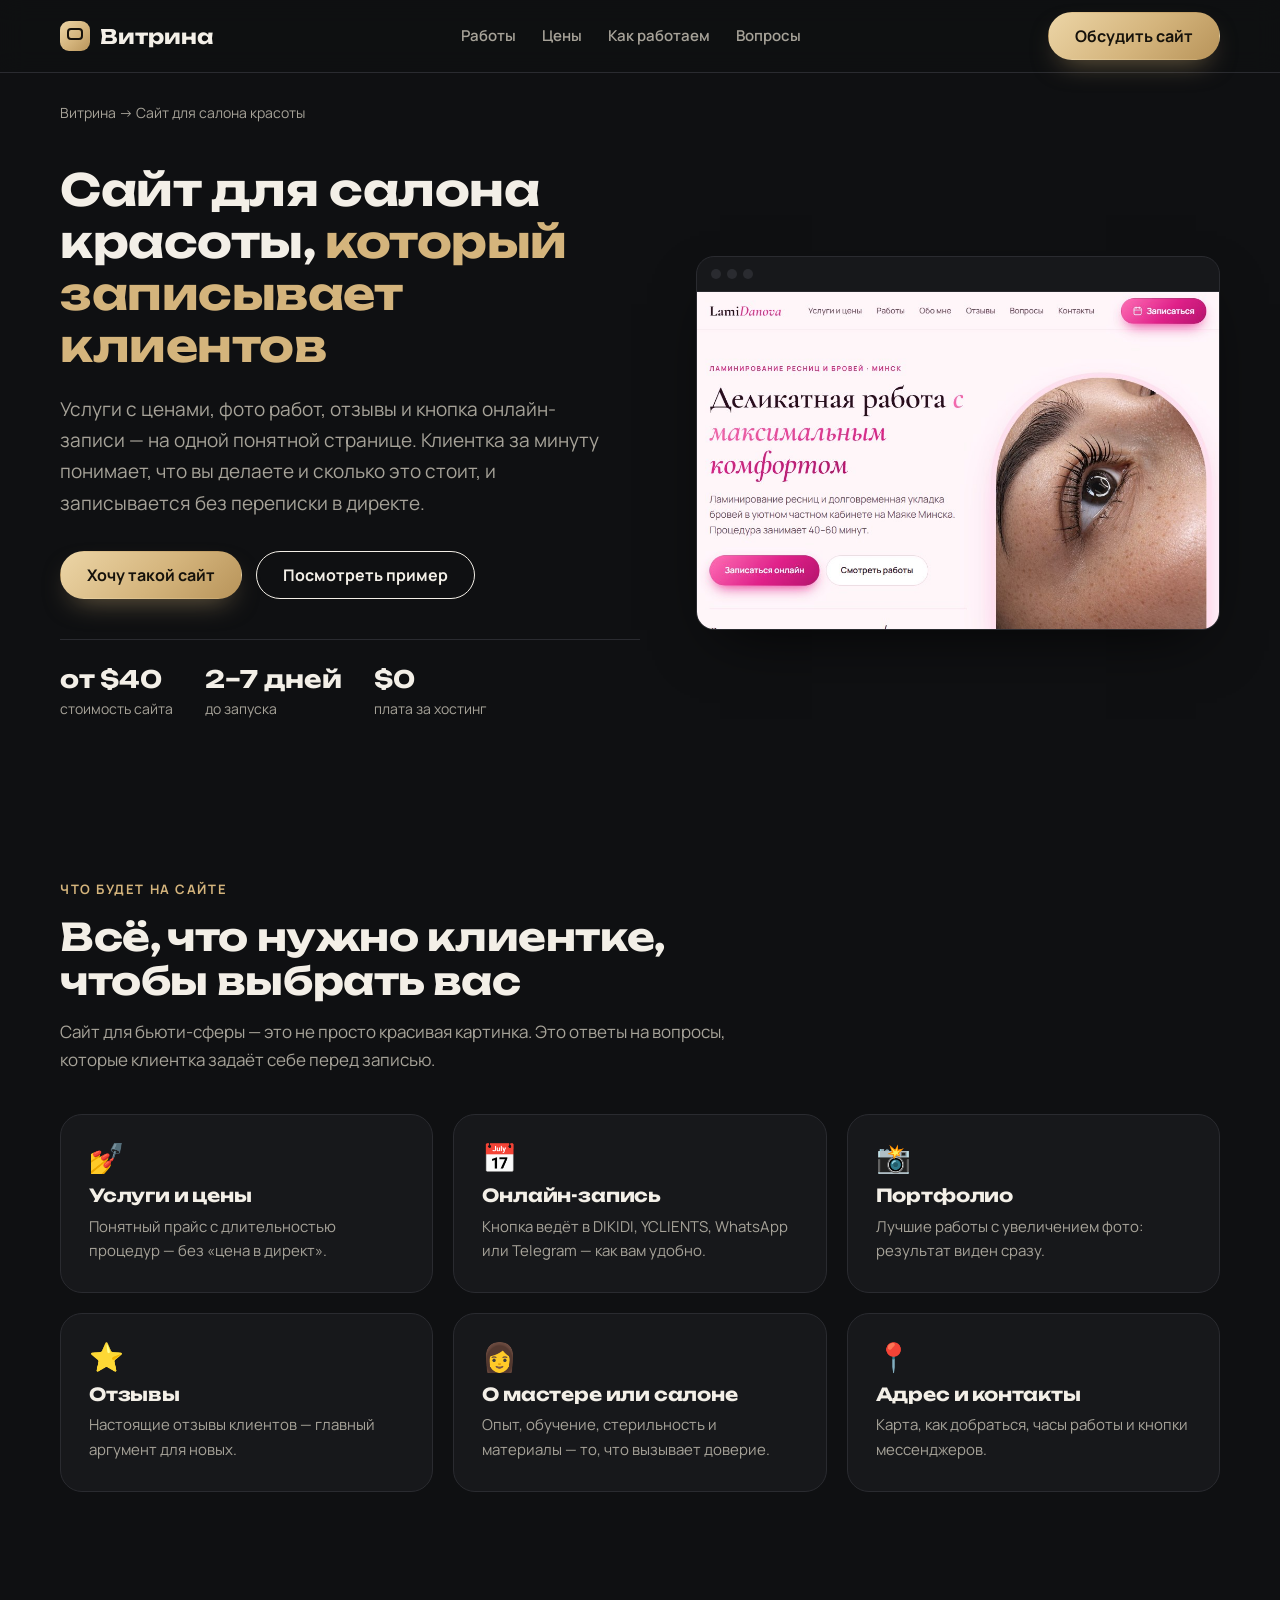
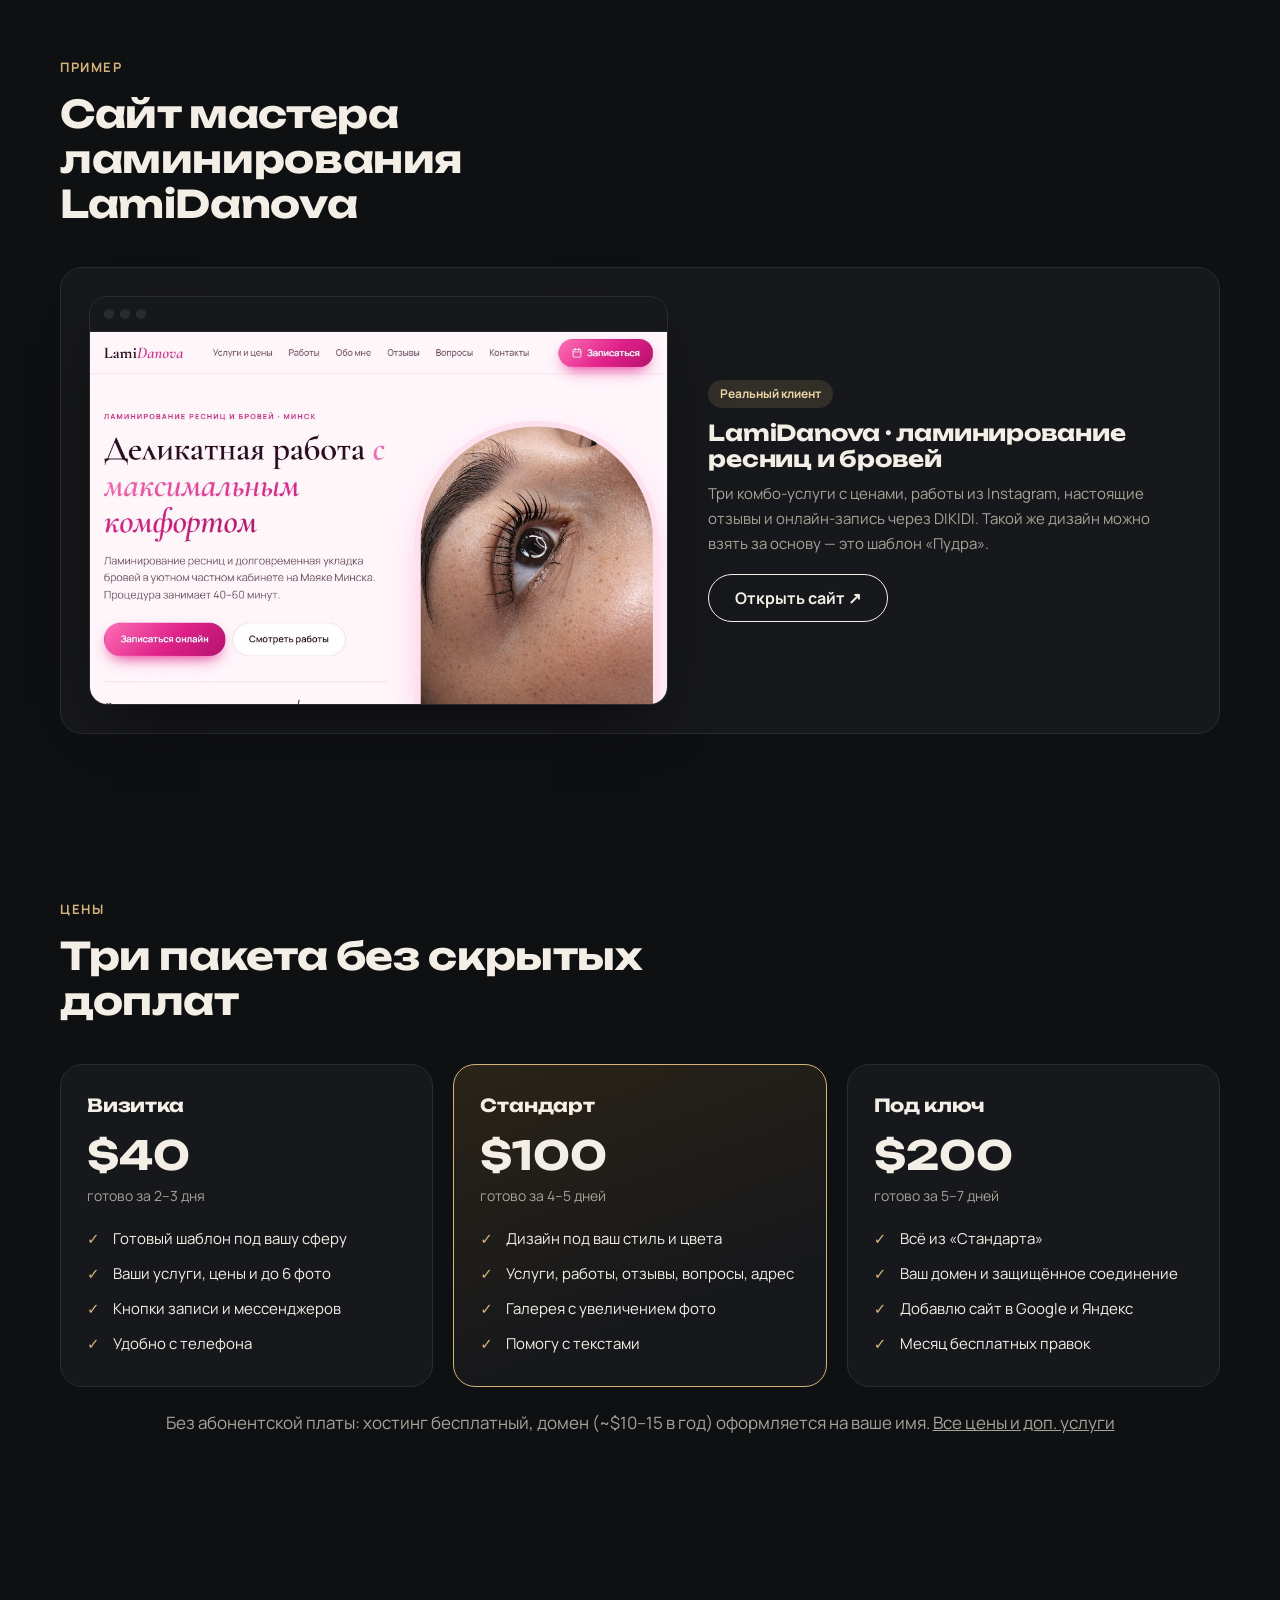
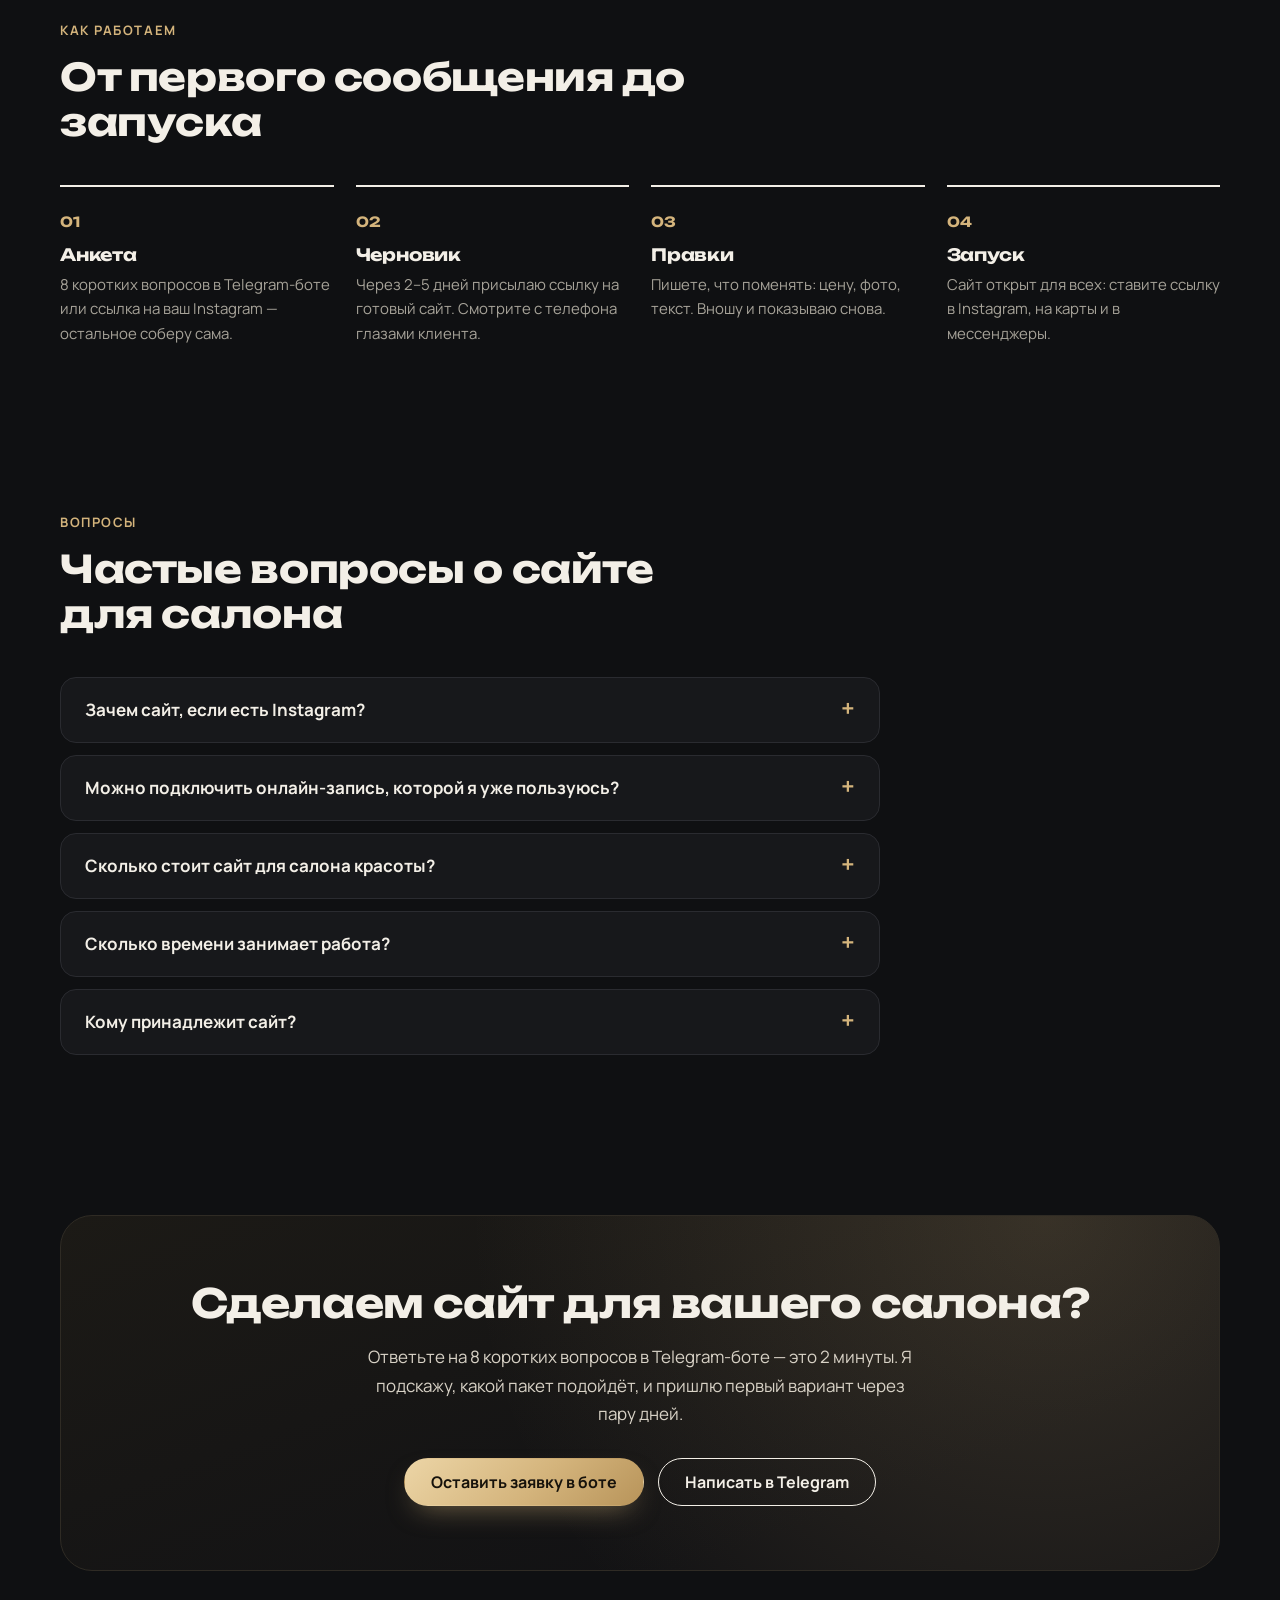
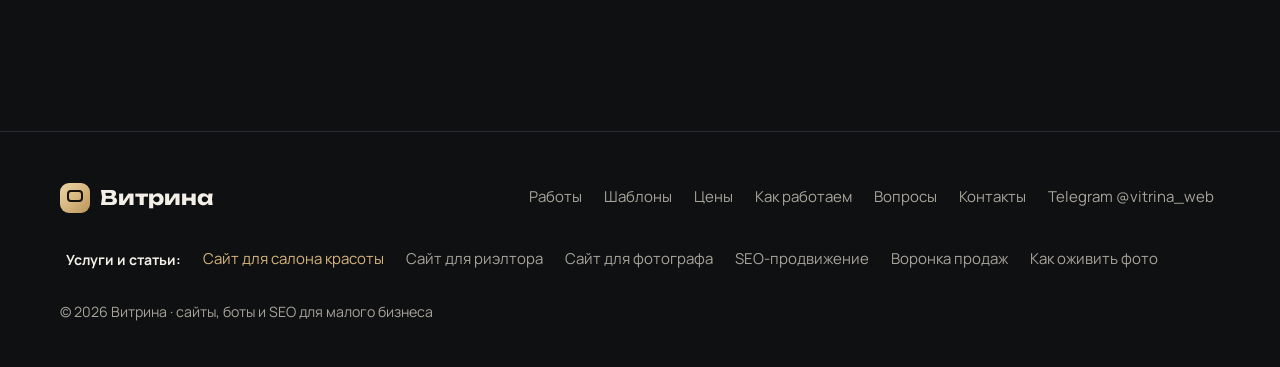
<file: sajt-dlya-salona-krasoty/index.html>
<!DOCTYPE html>
<html lang="ru">
<head>
  <meta charset="utf-8">
  <meta name="viewport" content="width=device-width, initial-scale=1">
  <title>Сайт для салона красоты под ключ от $40 — Витрина</title>
  <meta name="description" content="Сайт для салона красоты или мастера: услуги и цены, фото работ, отзывы и онлайн-запись. Готов за 2–5 дней, без абонентской платы. Примеры и цены.">
  <link rel="canonical" href="https://vitrina-web.com/sajt-dlya-salona-krasoty/">
  <meta property="og:type" content="website">
  <meta property="og:url" content="https://vitrina-web.com/sajt-dlya-salona-krasoty/">
  <meta property="og:title" content="Сайт для салона красоты под ключ от $40 — Витрина">
  <meta property="og:description" content="Сайт для салона красоты или мастера: услуги и цены, фото работ, отзывы и онлайн-запись. Готов за 2–5 дней, без абонентской платы. Примеры и цены.">
  <meta property="og:image" content="https://vitrina-web.com/images/og.jpg">
  <meta name="twitter:card" content="summary_large_image">
  <link rel="icon" href="data:image/svg+xml,%3Csvg xmlns='http://www.w3.org/2000/svg' viewBox='0 0 64 64'%3E%3Crect width='64' height='64' rx='18' fill='%23d4b47c'/%3E%3Crect x='15' y='15' width='34' height='26' rx='7' fill='none' stroke='%2316120b' stroke-width='5'/%3E%3C/svg%3E">
  <link rel="preconnect" href="https://fonts.googleapis.com">
  <link rel="preconnect" href="https://fonts.gstatic.com" crossorigin>
  <link href="https://fonts.googleapis.com/css2?family=Unbounded:wght@500;700&family=Manrope:wght@400;500;600;700&display=optional" rel="stylesheet">
  <link rel="stylesheet" href="/assets/pages.css">
  <script type="application/ld+json">{"@context": "https://schema.org", "@type": "Service", "name": "Создание сайта для салона красоты", "description": "Сайт для салона красоты и бьюти-мастера: услуги и цены, портфолио, отзывы, онлайн-запись.", "areaServed": "Worldwide", "provider": {"@type": "ProfessionalService", "name": "Витрина", "url": "https://vitrina-web.com/"}, "offers": {"@type": "Offer", "price": "40", "priceCurrency": "USD"}}</script><script type="application/ld+json">{"@context": "https://schema.org", "@type": "FAQPage", "mainEntity": [{"@type": "Question", "name": "Зачем сайт, если есть Instagram?", "acceptedAnswer": {"@type": "Answer", "text": "Сайт находят в Google и Яндексе люди, которые ещё не знают вас. Его не заблокируют вместе с аккаунтом, а цены и запись видны сразу — без листания ленты и вопросов в директ."}}, {"@type": "Question", "name": "Можно подключить онлайн-запись, которой я уже пользуюсь?", "acceptedAnswer": {"@type": "Answer", "text": "Да. Кнопка «Записаться» ведёт в ваш сервис записи — DIKIDI, YCLIENTS и другие — или в WhatsApp и Telegram. Клиенту не нужно ничего устанавливать."}}, {"@type": "Question", "name": "Сколько стоит сайт для салона красоты?", "acceptedAnswer": {"@type": "Answer", "text": "От $40 за сайт на готовом шаблоне, $100 — с дизайном под ваш стиль, $200 — под ключ с доменом и добавлением в Google и Яндекс. Абонентской платы нет."}}, {"@type": "Question", "name": "Сколько времени занимает работа?", "acceptedAnswer": {"@type": "Answer", "text": "От 2 до 7 дней в зависимости от пакета. Первый вариант сайта вы увидите уже через пару дней."}}, {"@type": "Question", "name": "Кому принадлежит сайт?", "acceptedAnswer": {"@type": "Answer", "text": "Вам. Домен оформляется на ваше имя, файлы сайта я передаю после запуска."}}]}</script><script type="application/ld+json">{"@context": "https://schema.org", "@type": "BreadcrumbList", "itemListElement": [{"@type": "ListItem", "position": 1, "name": "Витрина", "item": "https://vitrina-web.com/"}, {"@type": "ListItem", "position": 2, "name": "Сайт для салона красоты", "item": "https://vitrina-web.com/sajt-dlya-salona-krasoty/"}]}</script>
</head>
<body>
  <header class="header"><div class="container">
    <a href="/" class="logo"><span class="logo-mark" aria-hidden="true"></span>Витрина</a>
    <nav class="nav" aria-label="Разделы"><a href="/#works">Работы</a><a href="/#prices">Цены</a><a href="/#process">Как работаем</a><a href="/#faq">Вопросы</a></nav>
    <a href="https://t.me/vitrina_web_bot?start=site" target="_blank" rel="noopener" class="btn btn-primary">Обсудить сайт</a>
  </div></header>
  <main>
    <div class="container crumbs"><a href="/">Витрина</a> → Сайт для салона красоты</div>
<section class="hero"><div class="container"><div><h1>Сайт для салона красоты, <em>который записывает клиентов</em></h1><p class="lead">Услуги с ценами, фото работ, отзывы и кнопка онлайн-записи — на одной понятной странице. Клиентка за минуту понимает, что вы делаете и сколько это стоит, и записывается без переписки в директе.</p><div class="actions"><a href="https://t.me/vitrina_web_bot?start=site" target="_blank" rel="noopener" class="btn btn-primary">Хочу такой сайт</a><a href="#primer" class="btn btn-ghost">Посмотреть пример</a></div><div class="facts"><div><b>от $40</b><span>стоимость сайта</span></div><div><b>2–7 дней</b><span>до запуска</span></div><div><b>$0</b><span>плата за хостинг</span></div></div></div><div class="browser"><div class="browser-bar"><i></i><i></i><i></i></div><img src="/images/work-daria.jpg" alt="Сайт мастера ламинирования LamiDanova на компьютере" width="1000" height="645"></div></div></section><section class="section"><div class="container"><div class="section-head"><span class="eyebrow">Что будет на сайте</span><h2>Всё, что нужно клиентке, чтобы выбрать вас</h2><p>Сайт для бьюти-сферы — это не просто красивая картинка. Это ответы на вопросы, которые клиентка задаёт себе перед записью.</p></div><div class="grid"><div class="card"><div class="ico" aria-hidden="true">💅</div><h3>Услуги и цены</h3><p>Понятный прайс с длительностью процедур — без «цена в директ».</p></div><div class="card"><div class="ico" aria-hidden="true">📅</div><h3>Онлайн-запись</h3><p>Кнопка ведёт в DIKIDI, YCLIENTS, WhatsApp или Telegram — как вам удобно.</p></div><div class="card"><div class="ico" aria-hidden="true">📸</div><h3>Портфолио</h3><p>Лучшие работы с увеличением фото: результат виден сразу.</p></div><div class="card"><div class="ico" aria-hidden="true">⭐</div><h3>Отзывы</h3><p>Настоящие отзывы клиентов — главный аргумент для новых.</p></div><div class="card"><div class="ico" aria-hidden="true">👩</div><h3>О мастере или салоне</h3><p>Опыт, обучение, стерильность и материалы — то, что вызывает доверие.</p></div><div class="card"><div class="ico" aria-hidden="true">📍</div><h3>Адрес и контакты</h3><p>Карта, как добраться, часы работы и кнопки мессенджеров.</p></div></div></div></section><div id="primer"></div><section class="section"><div class="container"><div class="section-head"><span class="eyebrow">Пример</span><h2>Сайт мастера ламинирования LamiDanova</h2></div><div class="example"><a href="/work/lamidanova/index.html" target="_blank" rel="noopener" tabindex="-1"><div class="browser"><div class="browser-bar"><i></i><i></i><i></i></div><img src="/images/work-daria.jpg" alt="Главный экран сайта LamiDanova" width="1000" height="645" loading="lazy"></div></a><div><span class="tag">Реальный клиент</span><h3>LamiDanova · ламинирование ресниц и бровей</h3><p>Три комбо-услуги с ценами, работы из Instagram, настоящие отзывы и онлайн-запись через DIKIDI. Такой же дизайн можно взять за основу — это шаблон «Пудра».</p><a href="/work/lamidanova/index.html" target="_blank" rel="noopener" class="btn btn-ghost">Открыть сайт ↗</a></div></div></div></section><section class="section"><div class="container"><div class="section-head"><span class="eyebrow">Цены</span><h2>Три пакета без скрытых доплат</h2></div>
<div class="prices">
  <article class="price"><h3>Визитка</h3><div class="price-sum">$40</div><div class="price-note">готово за 2–3 дня</div>
    <ul><li>Готовый шаблон под вашу сферу</li><li>Ваши услуги, цены и до 6 фото</li><li>Кнопки записи и мессенджеров</li><li>Удобно с телефона</li></ul></article>
  <article class="price featured"><h3>Стандарт</h3><div class="price-sum">$100</div><div class="price-note">готово за 4–5 дней</div>
    <ul><li>Дизайн под ваш стиль и цвета</li><li>Услуги, работы, отзывы, вопросы, адрес</li><li>Галерея с увеличением фото</li><li>Помогу с текстами</li></ul></article>
  <article class="price"><h3>Под ключ</h3><div class="price-sum">$200</div><div class="price-note">готово за 5–7 дней</div>
    <ul><li>Всё из «Стандарта»</li><li>Ваш домен и защищённое соединение</li><li>Добавлю сайт в Google и Яндекс</li><li>Месяц бесплатных правок</li></ul></article>
</div>
<p style="color:var(--muted);text-align:center;margin-top:22px">Без абонентской платы: хостинг бесплатный, домен (~$10–15 в год) оформляется на ваше имя. <a href="/#prices">Все цены и доп. услуги</a></p></div></section><section class="section"><div class="container"><div class="section-head"><span class="eyebrow">Как работаем</span><h2>От первого сообщения до запуска</h2></div>
<div class="steps">
  <div class="step"><h3>Анкета</h3><p>8 коротких вопросов в Telegram-боте или ссылка на ваш Instagram — остальное соберу сама.</p></div>
  <div class="step"><h3>Черновик</h3><p>Через 2–5 дней присылаю ссылку на готовый сайт. Смотрите с телефона глазами клиента.</p></div>
  <div class="step"><h3>Правки</h3><p>Пишете, что поменять: цену, фото, текст. Вношу и показываю снова.</p></div>
  <div class="step"><h3>Запуск</h3><p>Сайт открыт для всех: ставите ссылку в Instagram, на карты и в мессенджеры.</p></div>
</div></div></section><section class="section"><div class="container"><div class="section-head"><span class="eyebrow">Вопросы</span><h2>Частые вопросы о сайте для салона</h2></div><div class="faq"><details><summary>Зачем сайт, если есть Instagram?</summary><p>Сайт находят в Google и Яндексе люди, которые ещё не знают вас. Его не заблокируют вместе с аккаунтом, а цены и запись видны сразу — без листания ленты и вопросов в директ.</p></details><details><summary>Можно подключить онлайн-запись, которой я уже пользуюсь?</summary><p>Да. Кнопка «Записаться» ведёт в ваш сервис записи — DIKIDI, YCLIENTS и другие — или в WhatsApp и Telegram. Клиенту не нужно ничего устанавливать.</p></details><details><summary>Сколько стоит сайт для салона красоты?</summary><p>От $40 за сайт на готовом шаблоне, $100 — с дизайном под ваш стиль, $200 — под ключ с доменом и добавлением в Google и Яндекс. Абонентской платы нет.</p></details><details><summary>Сколько времени занимает работа?</summary><p>От 2 до 7 дней в зависимости от пакета. Первый вариант сайта вы увидите уже через пару дней.</p></details><details><summary>Кому принадлежит сайт?</summary><p>Вам. Домен оформляется на ваше имя, файлы сайта я передаю после запуска.</p></details></div></div></section><section class="section"><div class="container"><div class="cta"><h2>Сделаем сайт для вашего салона?</h2><p>Ответьте на 8 коротких вопросов в Telegram-боте — это 2 минуты. Я подскажу, какой пакет подойдёт, и пришлю первый вариант через пару дней.</p><div class="actions"><a href="https://t.me/vitrina_web_bot?start=site" target="_blank" rel="noopener" class="btn btn-primary">Оставить заявку в боте</a><a href="https://t.me/vitrina_web" target="_blank" rel="noopener" class="btn btn-ghost">Написать в Telegram</a></div></div></div></section>
  </main>
  <footer class="footer"><div class="container">
    <div class="footer-top">
      <a href="/" class="logo"><span class="logo-mark" aria-hidden="true"></span>Витрина</a>
      <nav class="footer-nav" aria-label="Разделы в подвале"><a href="/#works">Работы</a><a href="/#templates">Шаблоны</a><a href="/#prices">Цены</a><a href="/#process">Как работаем</a><a href="/#faq">Вопросы</a><a href="/#contact">Контакты</a><a href="https://t.me/vitrina_web" target="_blank" rel="noopener">Telegram @vitrina_web</a></nav>
    </div>
    <nav class="footer-nav" aria-label="Услуги и статьи"><span class="footer-label">Услуги и статьи:</span><a href="/sajt-dlya-salona-krasoty/" aria-current="page">Сайт для салона красоты</a><a href="/sajt-dlya-rieltora/">Сайт для риэлтора</a><a href="/sajt-dlya-fotografa/">Сайт для фотографа</a><a href="/seo-prodvizhenie-sajta/">SEO-продвижение</a><a href="/voronka-prodazh/">Воронка продаж</a><a href="/ozhivit-foto-onlajn/">Как оживить фото</a></nav>
    <small>© 2026 Витрина · сайты, боты и SEO для малого бизнеса</small>
  </div></footer>
</body>
</html>
</file>
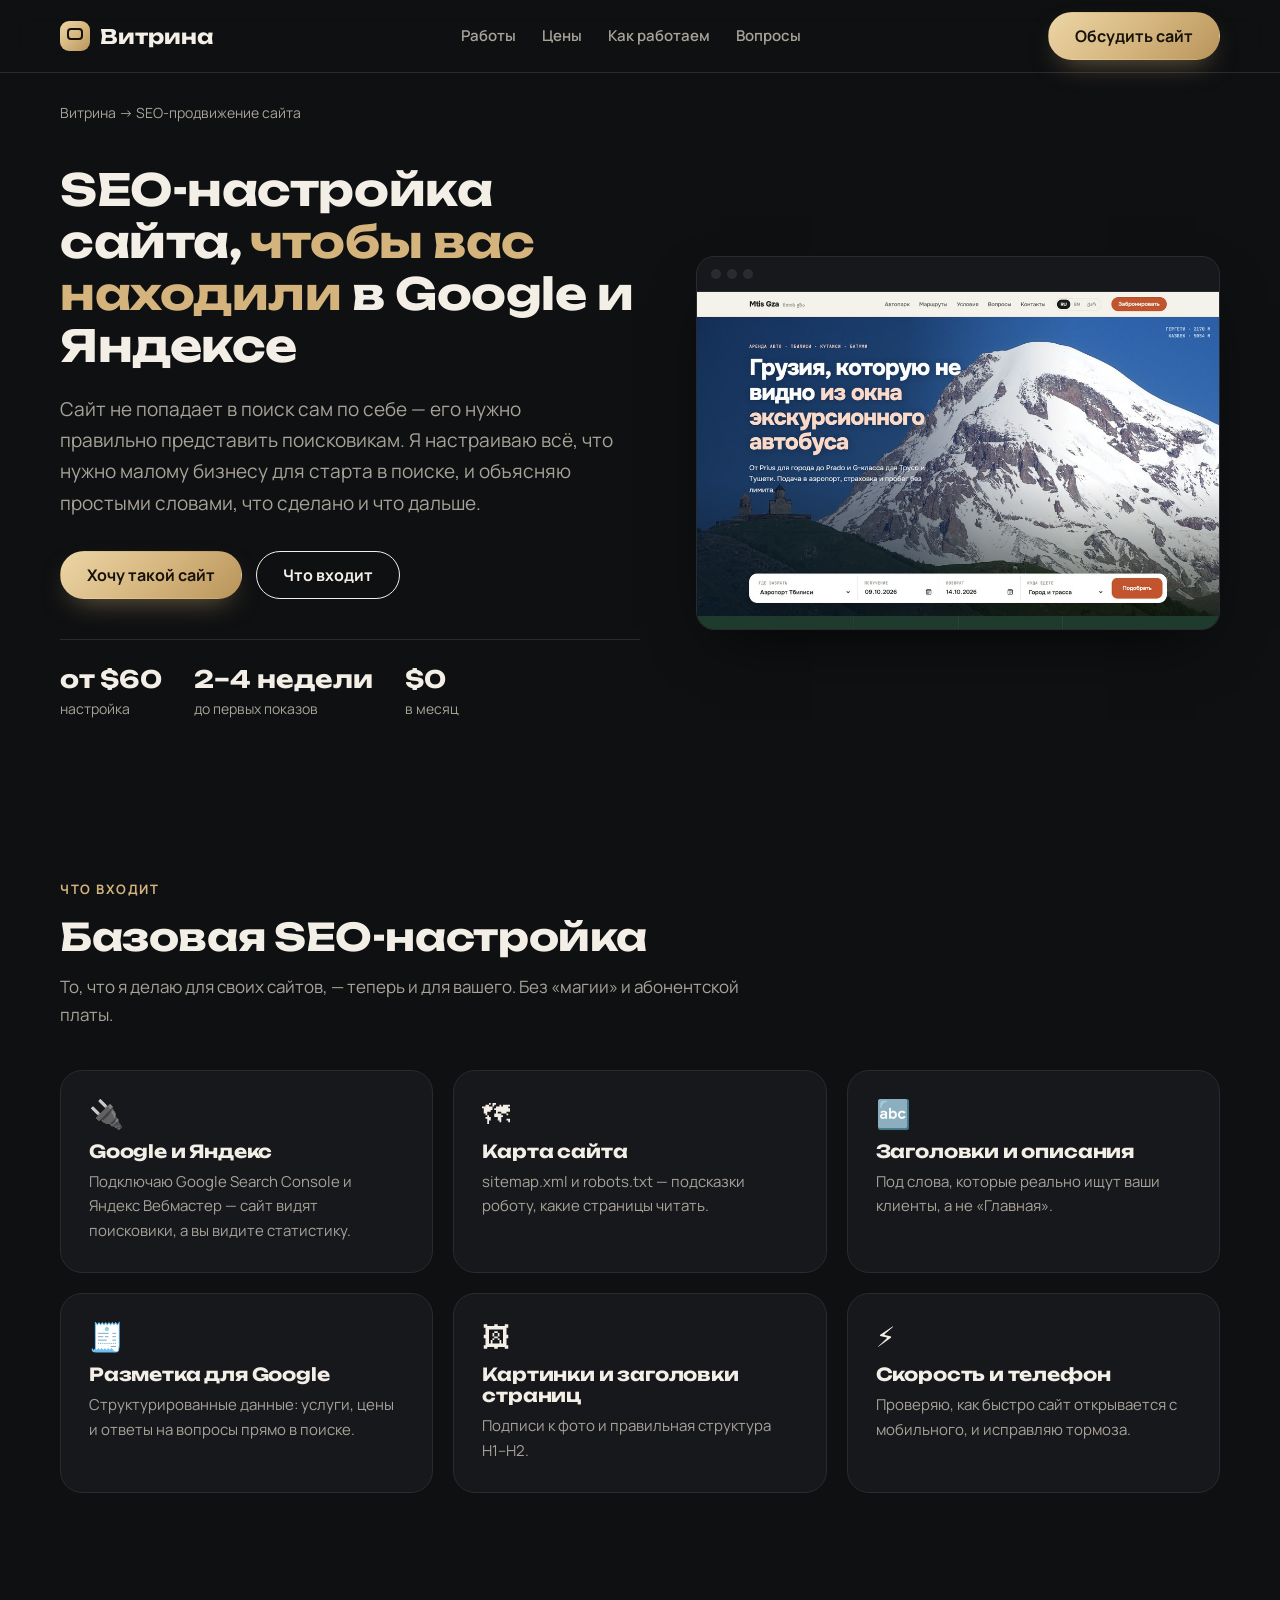
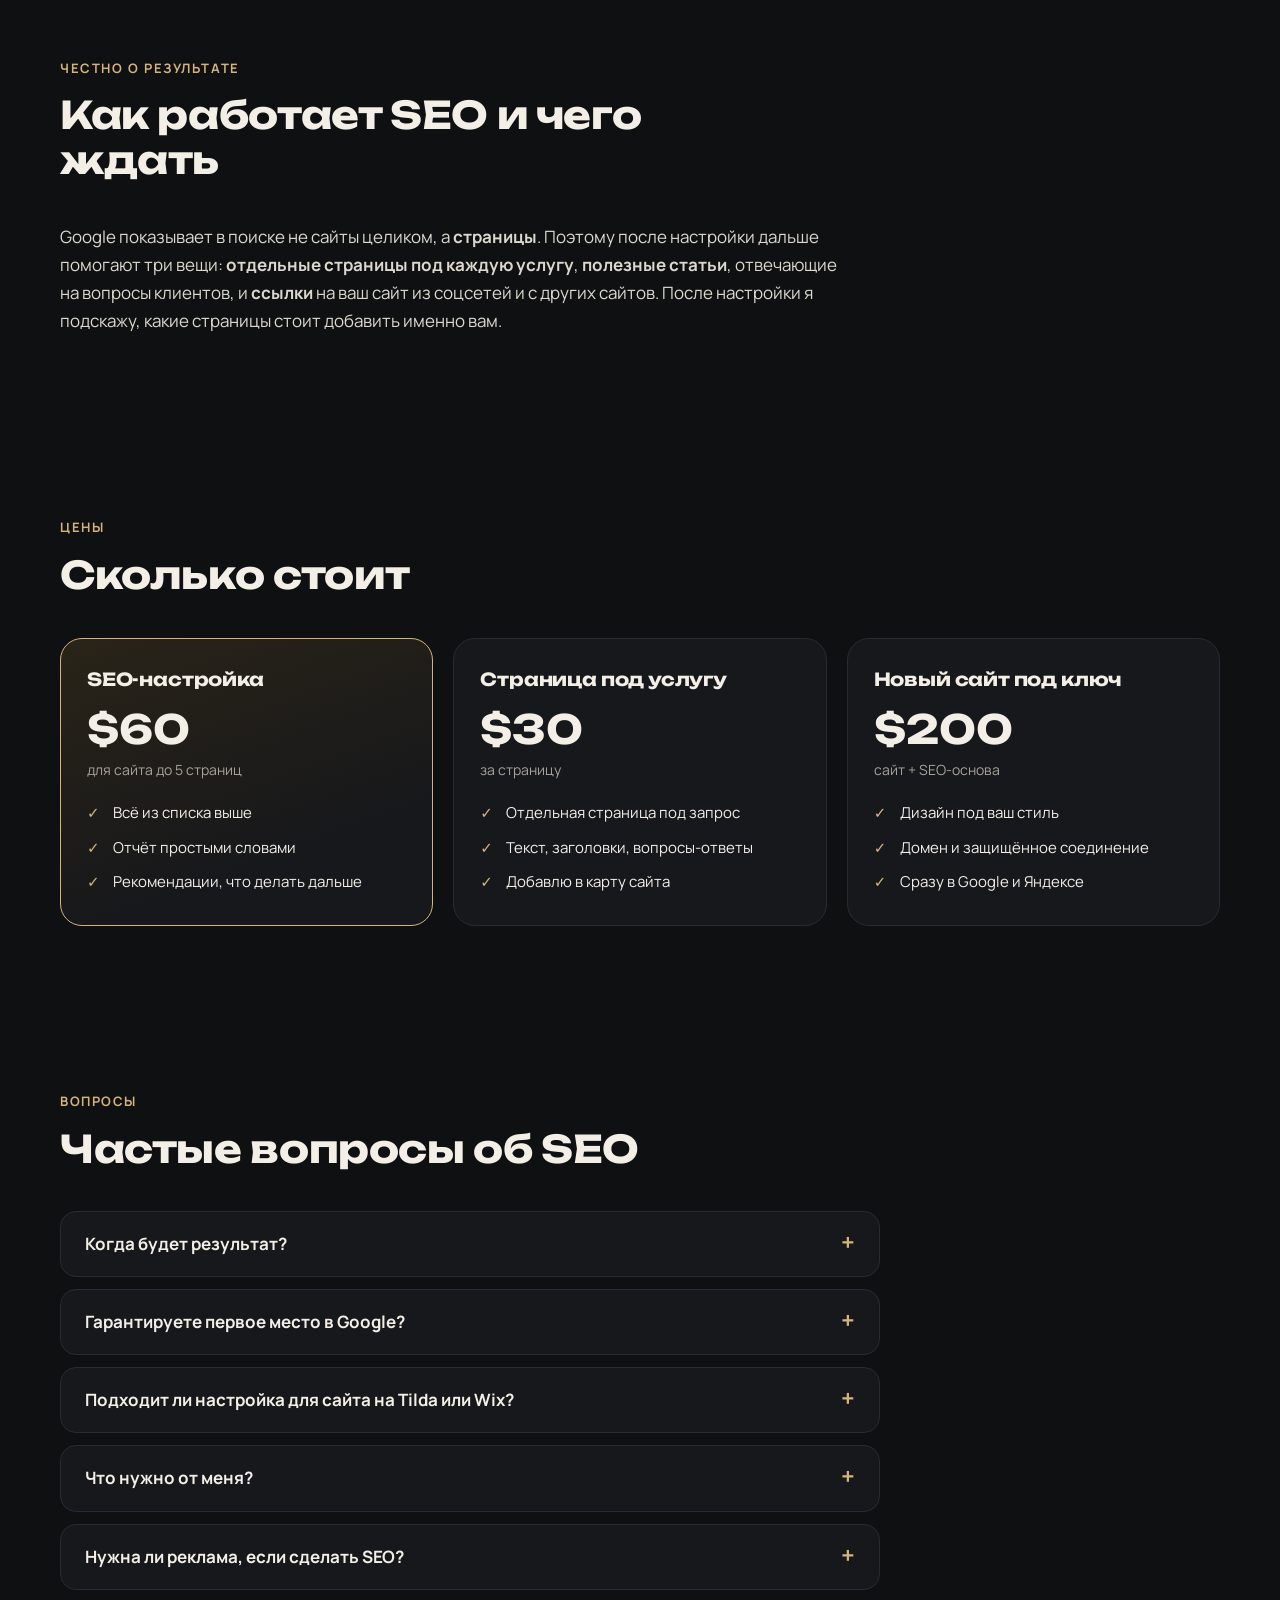
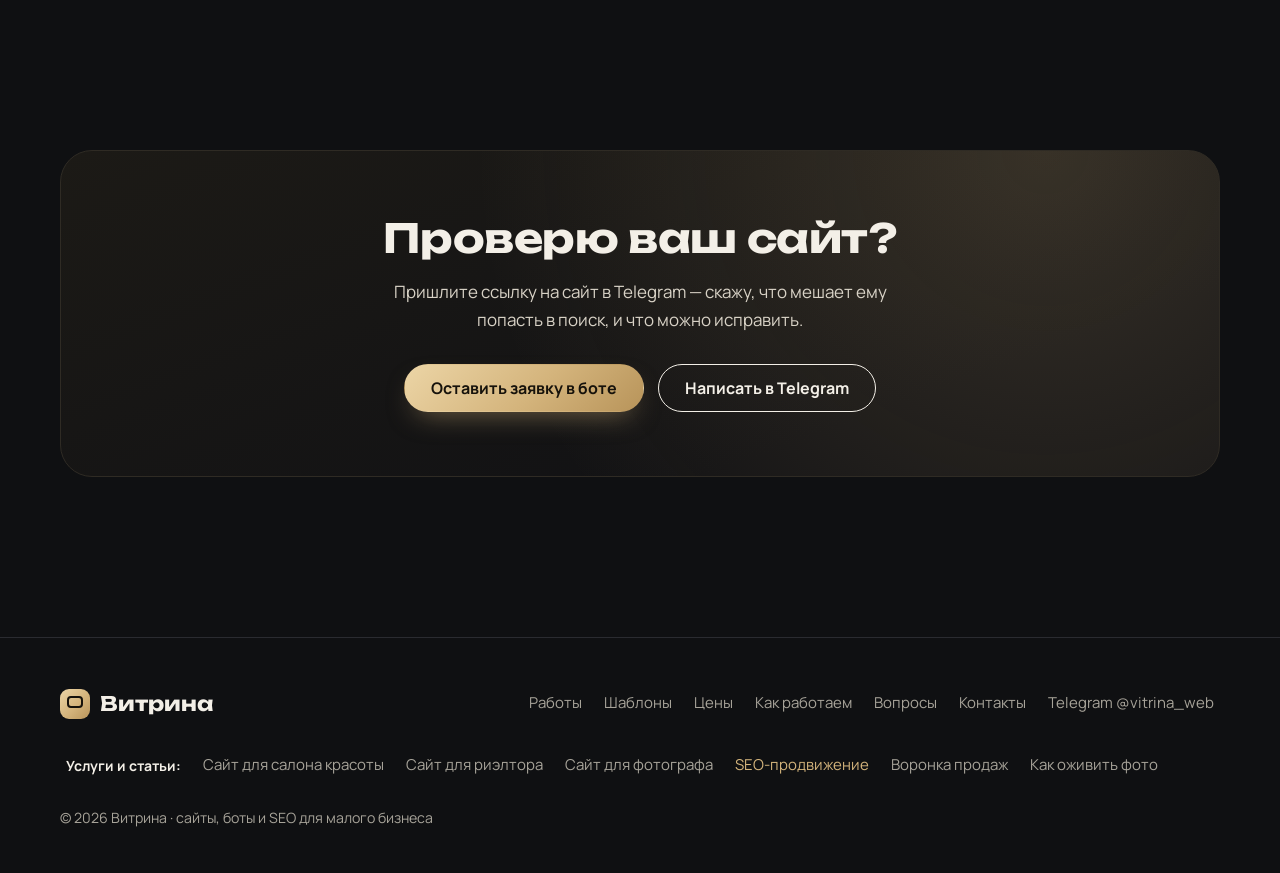
<file: seo-prodvizhenie-sajta/index.html>
<!DOCTYPE html>
<html lang="ru">
<head>
  <meta charset="utf-8">
  <meta name="viewport" content="width=device-width, initial-scale=1">
  <title>SEO-продвижение сайта: настройка от $60 — Витрина</title>
  <meta name="description" content="SEO-настройка сайта для малого бизнеса: Search Console и Яндекс Вебмастер, карта сайта, заголовки, разметка, скорость. Честно о сроках, от $60.">
  <link rel="canonical" href="https://vitrina-web.com/seo-prodvizhenie-sajta/">
  <meta property="og:type" content="website">
  <meta property="og:url" content="https://vitrina-web.com/seo-prodvizhenie-sajta/">
  <meta property="og:title" content="SEO-продвижение сайта: настройка от $60 — Витрина">
  <meta property="og:description" content="SEO-настройка сайта для малого бизнеса: Search Console и Яндекс Вебмастер, карта сайта, заголовки, разметка, скорость. Честно о сроках, от $60.">
  <meta property="og:image" content="https://vitrina-web.com/images/og.jpg">
  <meta name="twitter:card" content="summary_large_image">
  <link rel="icon" href="data:image/svg+xml,%3Csvg xmlns='http://www.w3.org/2000/svg' viewBox='0 0 64 64'%3E%3Crect width='64' height='64' rx='18' fill='%23d4b47c'/%3E%3Crect x='15' y='15' width='34' height='26' rx='7' fill='none' stroke='%2316120b' stroke-width='5'/%3E%3C/svg%3E">
  <link rel="preconnect" href="https://fonts.googleapis.com">
  <link rel="preconnect" href="https://fonts.gstatic.com" crossorigin>
  <link href="https://fonts.googleapis.com/css2?family=Unbounded:wght@500;700&family=Manrope:wght@400;500;600;700&display=optional" rel="stylesheet">
  <link rel="stylesheet" href="/assets/pages.css">
  <script type="application/ld+json">{"@context": "https://schema.org", "@type": "Service", "name": "SEO-настройка сайта", "description": "Базовая SEO-настройка сайта малого бизнеса: подключение к Google и Яндексу, заголовки, описания, разметка, скорость.", "areaServed": "Worldwide", "provider": {"@type": "ProfessionalService", "name": "Витрина", "url": "https://vitrina-web.com/"}, "offers": {"@type": "Offer", "price": "60", "priceCurrency": "USD"}}</script><script type="application/ld+json">{"@context": "https://schema.org", "@type": "FAQPage", "mainEntity": [{"@type": "Question", "name": "Когда будет результат?", "acceptedAnswer": {"@type": "Answer", "text": "SEO — не реклама, которая работает с первой минуты. Первые показы в поиске обычно появляются через 2–4 недели, ощутимый поток посетителей — через 1–3 месяца. Зато он не исчезает, когда вы перестаёте платить."}}, {"@type": "Question", "name": "Гарантируете первое место в Google?", "acceptedAnswer": {"@type": "Answer", "text": "Нет — и не верьте тем, кто гарантирует. Место в поиске зависит от конкурентов и решений Google. Я гарантирую, что всё, что зависит от сайта, будет настроено правильно, и объясню, что делать дальше."}}, {"@type": "Question", "name": "Подходит ли настройка для сайта на Tilda или Wix?", "acceptedAnswer": {"@type": "Answer", "text": "Да, в большинстве конструкторов можно настроить заголовки, описания и подключение к Google и Яндексу через их настройки. Возможности зависят от конструктора — посмотрю ваш сайт и скажу честно."}}, {"@type": "Question", "name": "Что нужно от меня?", "acceptedAnswer": {"@type": "Answer", "text": "Доступ к сайту или его настройкам и Google-почта, на которую подключим Search Console. Остальное сделаю сама и пришлю отчёт простыми словами."}}, {"@type": "Question", "name": "Нужна ли реклама, если сделать SEO?", "acceptedAnswer": {"@type": "Answer", "text": "Это разные инструменты. Реклама даёт клиентов сразу, пока платите. SEO работает медленнее, но бесплатно и надолго. Малому бизнесу обычно выгодно начать с SEO."}}]}</script><script type="application/ld+json">{"@context": "https://schema.org", "@type": "BreadcrumbList", "itemListElement": [{"@type": "ListItem", "position": 1, "name": "Витрина", "item": "https://vitrina-web.com/"}, {"@type": "ListItem", "position": 2, "name": "SEO-продвижение сайта", "item": "https://vitrina-web.com/seo-prodvizhenie-sajta/"}]}</script>
</head>
<body>
  <header class="header"><div class="container">
    <a href="/" class="logo"><span class="logo-mark" aria-hidden="true"></span>Витрина</a>
    <nav class="nav" aria-label="Разделы"><a href="/#works">Работы</a><a href="/#prices">Цены</a><a href="/#process">Как работаем</a><a href="/#faq">Вопросы</a></nav>
    <a href="https://t.me/vitrina_web_bot?start=site" target="_blank" rel="noopener" class="btn btn-primary">Обсудить сайт</a>
  </div></header>
  <main>
    <div class="container crumbs"><a href="/">Витрина</a> → SEO-продвижение сайта</div>
<section class="hero"><div class="container"><div><h1>SEO-настройка сайта, <em>чтобы вас находили</em> в Google и Яндексе</h1><p class="lead">Сайт не попадает в поиск сам по себе — его нужно правильно представить поисковикам. Я настраиваю всё, что нужно малому бизнесу для старта в поиске, и объясняю простыми словами, что сделано и что дальше.</p><div class="actions"><a href="https://t.me/vitrina_web_bot?start=site" target="_blank" rel="noopener" class="btn btn-primary">Хочу такой сайт</a><a href="#chto-vhodit" class="btn btn-ghost">Что входит</a></div><div class="facts"><div><b>от $60</b><span>настройка</span></div><div><b>2–4 недели</b><span>до первых показов</span></div><div><b>$0</b><span>в месяц</span></div></div></div><div class="browser"><div class="browser-bar"><i></i><i></i><i></i></div><img src="/images/work-cars.jpg" alt="Сайт с настроенным SEO на компьютере" width="1000" height="645"></div></div></section><section class="section" id="chto-vhodit"><div class="container"><div class="section-head"><span class="eyebrow">Что входит</span><h2>Базовая SEO-настройка</h2><p>То, что я делаю для своих сайтов, — теперь и для вашего. Без «магии» и абонентской платы.</p></div><div class="grid"><div class="card"><div class="ico" aria-hidden="true">🔌</div><h3>Google и Яндекс</h3><p>Подключаю Google Search Console и Яндекс Вебмастер — сайт видят поисковики, а вы видите статистику.</p></div><div class="card"><div class="ico" aria-hidden="true">🗺</div><h3>Карта сайта</h3><p>sitemap.xml и robots.txt — подсказки роботу, какие страницы читать.</p></div><div class="card"><div class="ico" aria-hidden="true">🔤</div><h3>Заголовки и описания</h3><p>Под слова, которые реально ищут ваши клиенты, а не «Главная».</p></div><div class="card"><div class="ico" aria-hidden="true">🧾</div><h3>Разметка для Google</h3><p>Структурированные данные: услуги, цены и ответы на вопросы прямо в поиске.</p></div><div class="card"><div class="ico" aria-hidden="true">🖼</div><h3>Картинки и заголовки страниц</h3><p>Подписи к фото и правильная структура H1–H2.</p></div><div class="card"><div class="ico" aria-hidden="true">⚡</div><h3>Скорость и телефон</h3><p>Проверяю, как быстро сайт открывается с мобильного, и исправляю тормоза.</p></div></div></div></section><section class="section"><div class="container"><div class="section-head"><span class="eyebrow">Честно о результате</span><h2>Как работает SEO и чего ждать</h2></div><div class="narrow" style="margin:0"><p style="color:#ddd8ce">Google показывает в поиске не сайты целиком, а <strong>страницы</strong>. Поэтому после настройки дальше помогают три вещи: <strong>отдельные страницы под каждую услугу</strong>, <strong>полезные статьи</strong>, отвечающие на вопросы клиентов, и <strong>ссылки</strong> на ваш сайт из соцсетей и с других сайтов. После настройки я подскажу, какие страницы стоит добавить именно вам.</p></div></div></section><section class="section"><div class="container"><div class="section-head"><span class="eyebrow">Цены</span><h2>Сколько стоит</h2></div><div class="prices"><article class="price featured"><h3>SEO-настройка</h3><div class="price-sum">$60</div><div class="price-note">для сайта до 5 страниц</div><ul><li>Всё из списка выше</li><li>Отчёт простыми словами</li><li>Рекомендации, что делать дальше</li></ul></article><article class="price"><h3>Страница под услугу</h3><div class="price-sum">$30</div><div class="price-note">за страницу</div><ul><li>Отдельная страница под запрос</li><li>Текст, заголовки, вопросы-ответы</li><li>Добавлю в карту сайта</li></ul></article><article class="price"><h3>Новый сайт под ключ</h3><div class="price-sum">$200</div><div class="price-note">сайт + SEO-основа</div><ul><li>Дизайн под ваш стиль</li><li>Домен и защищённое соединение</li><li>Сразу в Google и Яндексе</li></ul></article></div></div></section><section class="section"><div class="container"><div class="section-head"><span class="eyebrow">Вопросы</span><h2>Частые вопросы об SEO</h2></div><div class="faq"><details><summary>Когда будет результат?</summary><p>SEO — не реклама, которая работает с первой минуты. Первые показы в поиске обычно появляются через 2–4 недели, ощутимый поток посетителей — через 1–3 месяца. Зато он не исчезает, когда вы перестаёте платить.</p></details><details><summary>Гарантируете первое место в Google?</summary><p>Нет — и не верьте тем, кто гарантирует. Место в поиске зависит от конкурентов и решений Google. Я гарантирую, что всё, что зависит от сайта, будет настроено правильно, и объясню, что делать дальше.</p></details><details><summary>Подходит ли настройка для сайта на Tilda или Wix?</summary><p>Да, в большинстве конструкторов можно настроить заголовки, описания и подключение к Google и Яндексу через их настройки. Возможности зависят от конструктора — посмотрю ваш сайт и скажу честно.</p></details><details><summary>Что нужно от меня?</summary><p>Доступ к сайту или его настройкам и Google-почта, на которую подключим Search Console. Остальное сделаю сама и пришлю отчёт простыми словами.</p></details><details><summary>Нужна ли реклама, если сделать SEO?</summary><p>Это разные инструменты. Реклама даёт клиентов сразу, пока платите. SEO работает медленнее, но бесплатно и надолго. Малому бизнесу обычно выгодно начать с SEO.</p></details></div></div></section><section class="section"><div class="container"><div class="cta"><h2>Проверю ваш сайт?</h2><p>Пришлите ссылку на сайт в Telegram — скажу, что мешает ему попасть в поиск, и что можно исправить.</p><div class="actions"><a href="https://t.me/vitrina_web_bot?start=site" target="_blank" rel="noopener" class="btn btn-primary">Оставить заявку в боте</a><a href="https://t.me/vitrina_web" target="_blank" rel="noopener" class="btn btn-ghost">Написать в Telegram</a></div></div></div></section>
  </main>
  <footer class="footer"><div class="container">
    <div class="footer-top">
      <a href="/" class="logo"><span class="logo-mark" aria-hidden="true"></span>Витрина</a>
      <nav class="footer-nav" aria-label="Разделы в подвале"><a href="/#works">Работы</a><a href="/#templates">Шаблоны</a><a href="/#prices">Цены</a><a href="/#process">Как работаем</a><a href="/#faq">Вопросы</a><a href="/#contact">Контакты</a><a href="https://t.me/vitrina_web" target="_blank" rel="noopener">Telegram @vitrina_web</a></nav>
    </div>
    <nav class="footer-nav" aria-label="Услуги и статьи"><span class="footer-label">Услуги и статьи:</span><a href="/sajt-dlya-salona-krasoty/">Сайт для салона красоты</a><a href="/sajt-dlya-rieltora/">Сайт для риэлтора</a><a href="/sajt-dlya-fotografa/">Сайт для фотографа</a><a href="/seo-prodvizhenie-sajta/" aria-current="page">SEO-продвижение</a><a href="/voronka-prodazh/">Воронка продаж</a><a href="/ozhivit-foto-onlajn/">Как оживить фото</a></nav>
    <small>© 2026 Витрина · сайты, боты и SEO для малого бизнеса</small>
  </div></footer>
</body>
</html>
</file>
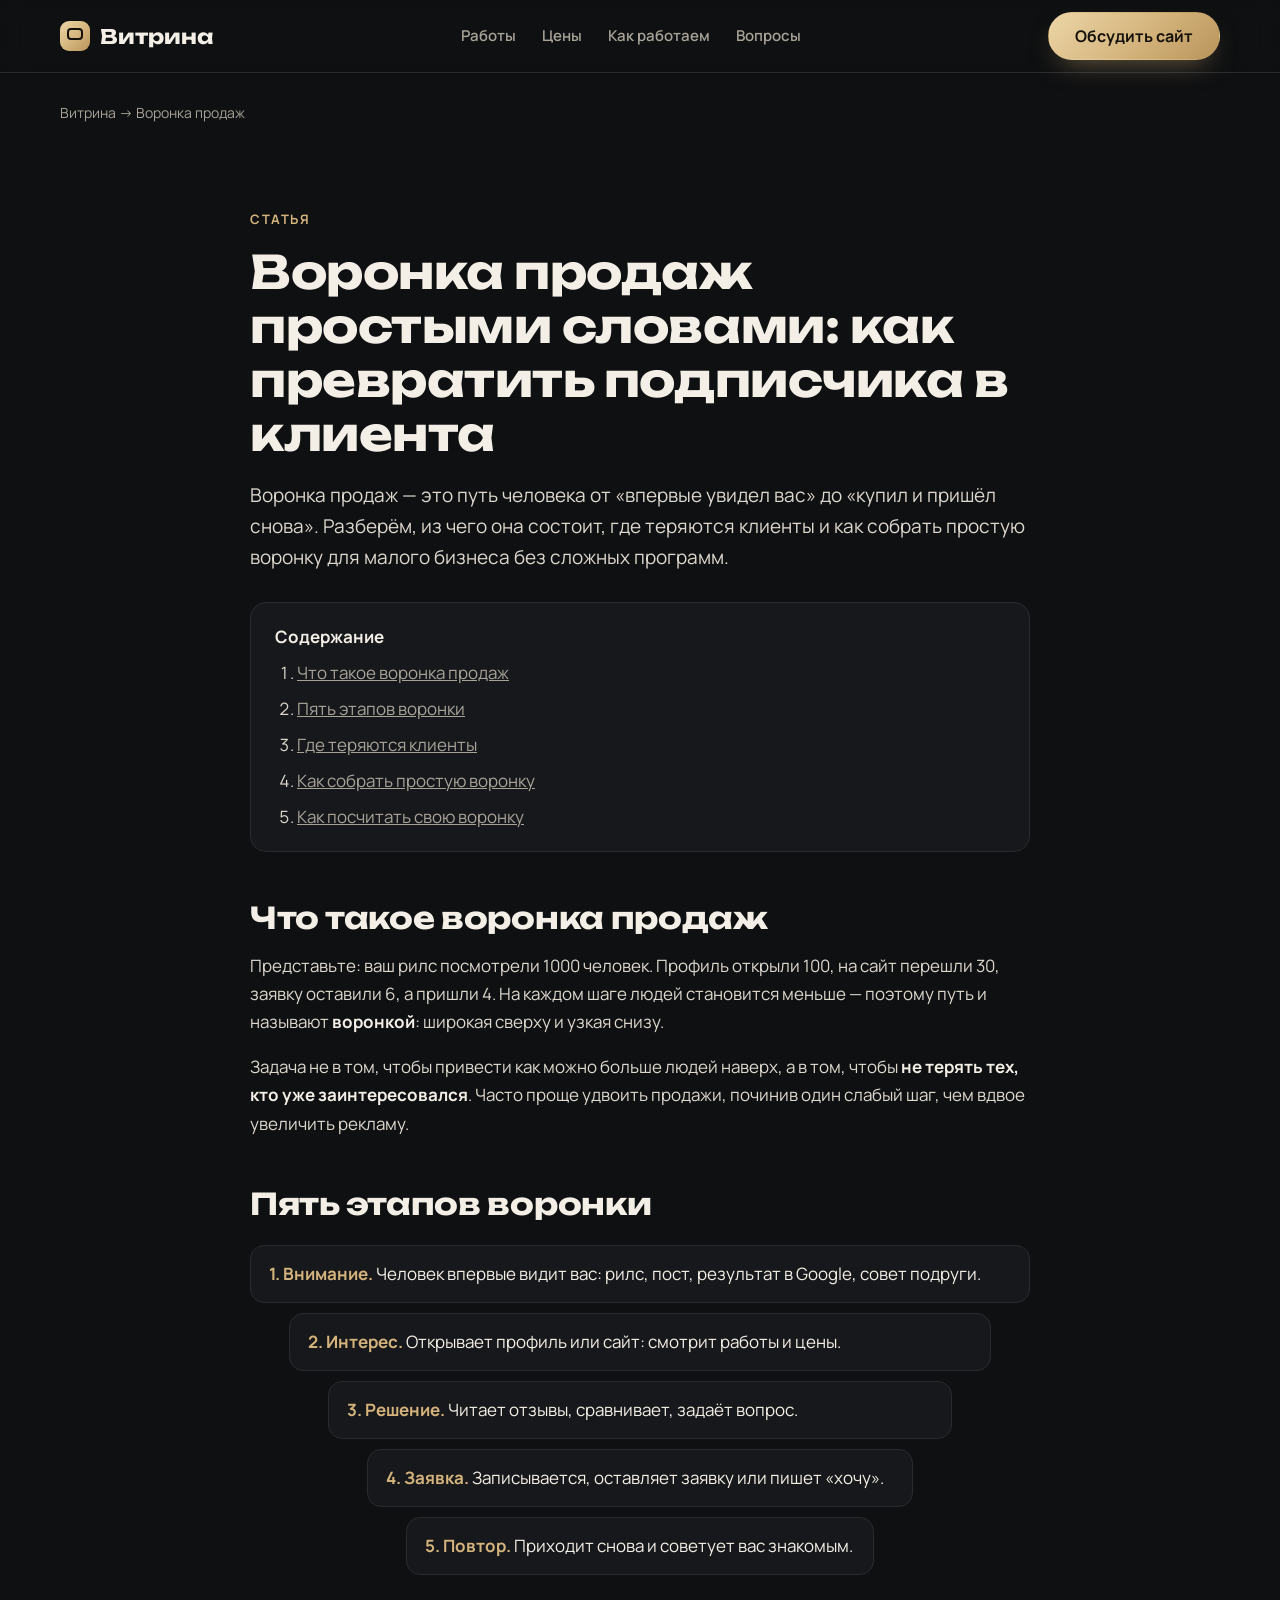
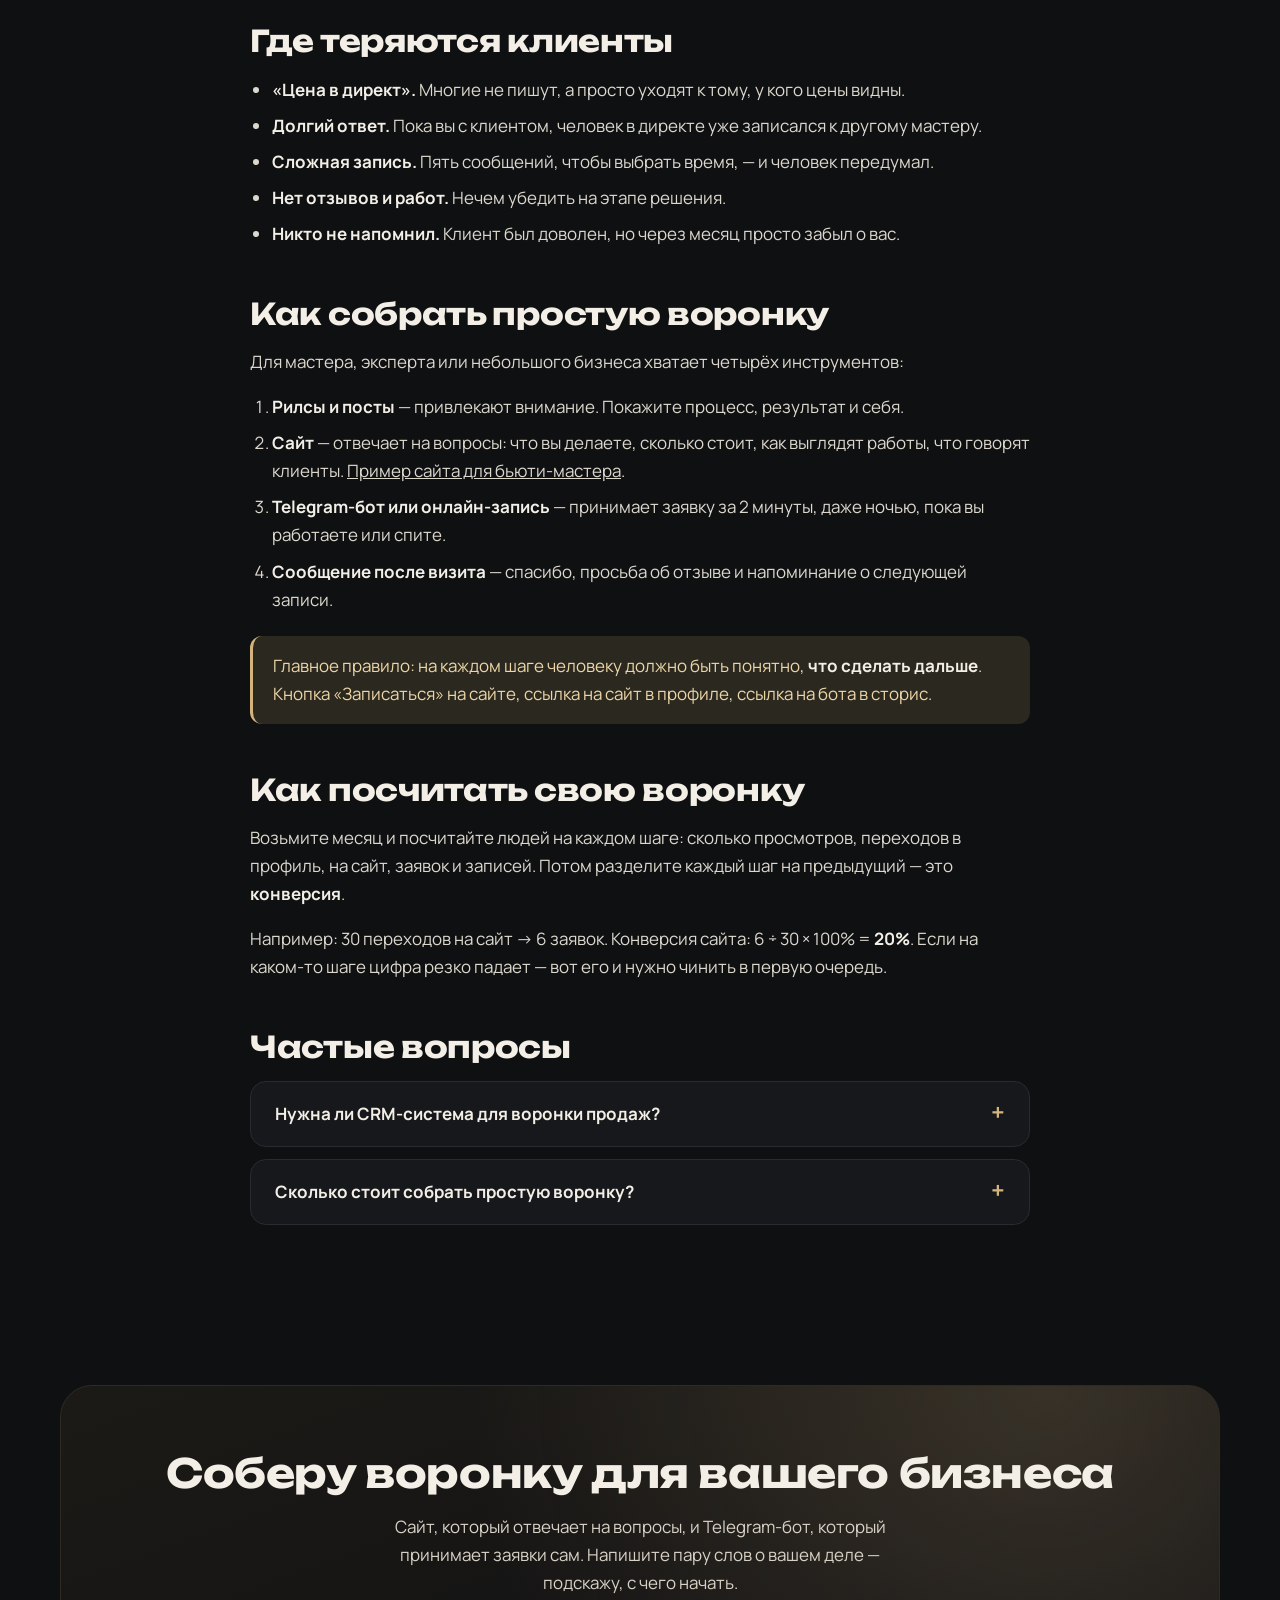
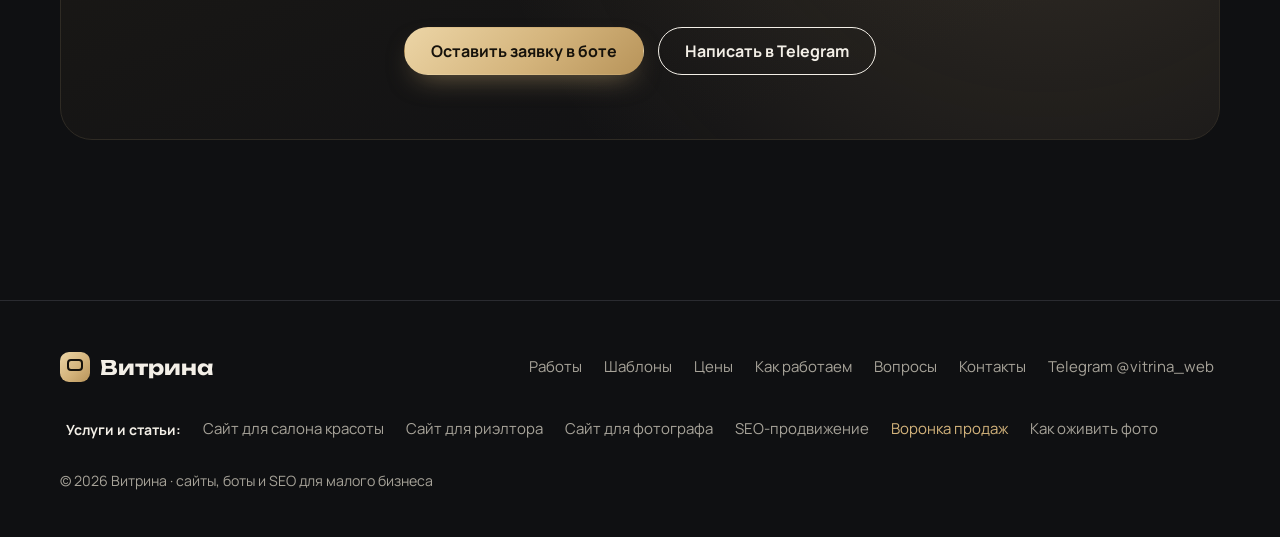
<file: voronka-prodazh/index.html>
<!DOCTYPE html>
<html lang="ru">
<head>
  <meta charset="utf-8">
  <meta name="viewport" content="width=device-width, initial-scale=1">
  <title>Воронка продаж простыми словами: пример — Витрина</title>
  <meta name="description" content="Что такое воронка продаж, из каких этапов она состоит и как собрать её из рилсов, сайта и Telegram-бота. Понятный пример для малого бизнеса и мастеров.">
  <link rel="canonical" href="https://vitrina-web.com/voronka-prodazh/">
  <meta property="og:type" content="website">
  <meta property="og:url" content="https://vitrina-web.com/voronka-prodazh/">
  <meta property="og:title" content="Воронка продаж простыми словами: пример — Витрина">
  <meta property="og:description" content="Что такое воронка продаж, из каких этапов она состоит и как собрать её из рилсов, сайта и Telegram-бота. Понятный пример для малого бизнеса и мастеров.">
  <meta property="og:image" content="https://vitrina-web.com/images/og.jpg">
  <meta name="twitter:card" content="summary_large_image">
  <link rel="icon" href="data:image/svg+xml,%3Csvg xmlns='http://www.w3.org/2000/svg' viewBox='0 0 64 64'%3E%3Crect width='64' height='64' rx='18' fill='%23d4b47c'/%3E%3Crect x='15' y='15' width='34' height='26' rx='7' fill='none' stroke='%2316120b' stroke-width='5'/%3E%3C/svg%3E">
  <link rel="preconnect" href="https://fonts.googleapis.com">
  <link rel="preconnect" href="https://fonts.gstatic.com" crossorigin>
  <link href="https://fonts.googleapis.com/css2?family=Unbounded:wght@500;700&family=Manrope:wght@400;500;600;700&display=optional" rel="stylesheet">
  <link rel="stylesheet" href="/assets/pages.css">
  <script type="application/ld+json">{"@context": "https://schema.org", "@type": "Article", "headline": "Воронка продаж простыми словами: как превратить подписчика в клиента", "description": "Что такое воронка продаж, из каких этапов она состоит и как собрать её из рилсов, сайта и Telegram-бота. Понятный пример для малого бизнеса и мастеров.", "datePublished": "2026-10-07", "dateModified": "2026-10-07", "inLanguage": "ru", "mainEntityOfPage": "https://vitrina-web.com/voronka-prodazh/", "image": "https://vitrina-web.com/images/og.jpg", "author": {"@type": "Person", "name": "Karolina"}, "publisher": {"@type": "Organization", "name": "Витрина", "url": "https://vitrina-web.com/"}}</script><script type="application/ld+json">{"@context": "https://schema.org", "@type": "FAQPage", "mainEntity": [{"@type": "Question", "name": "Нужна ли CRM-система для воронки продаж?", "acceptedAnswer": {"@type": "Answer", "text": "На старте — нет. Малому бизнесу достаточно сайта, Telegram-бота для заявок и простой таблицы. CRM нужна, когда заявок становится десятки в день."}}, {"@type": "Question", "name": "Сколько стоит собрать простую воронку?", "acceptedAnswer": {"@type": "Answer", "text": "Сайт — от $40, Telegram-бот для заявок — от $50. Рилсы для привлечения внимания можно делать самим или заказать монтаж от $24."}}]}</script><script type="application/ld+json">{"@context": "https://schema.org", "@type": "BreadcrumbList", "itemListElement": [{"@type": "ListItem", "position": 1, "name": "Витрина", "item": "https://vitrina-web.com/"}, {"@type": "ListItem", "position": 2, "name": "Воронка продаж", "item": "https://vitrina-web.com/voronka-prodazh/"}]}</script>
</head>
<body>
  <header class="header"><div class="container">
    <a href="/" class="logo"><span class="logo-mark" aria-hidden="true"></span>Витрина</a>
    <nav class="nav" aria-label="Разделы"><a href="/#works">Работы</a><a href="/#prices">Цены</a><a href="/#process">Как работаем</a><a href="/#faq">Вопросы</a></nav>
    <a href="https://t.me/vitrina_web_bot?start=site" target="_blank" rel="noopener" class="btn btn-primary">Обсудить сайт</a>
  </div></header>
  <main>
    <div class="container crumbs"><a href="/">Витрина</a> → Воронка продаж</div>
<article class="section article"><div class="narrow">
  <span class="eyebrow">Статья</span>
  <h1>Воронка продаж простыми словами: как превратить подписчика в клиента</h1>
  <p class="lead">Воронка продаж — это путь человека от «впервые увидел вас» до «купил и пришёл снова». Разберём, из чего она состоит, где теряются клиенты и как собрать простую воронку для малого бизнеса без сложных программ.</p>
  <div class="toc"><b>Содержание</b><ol><li><a href="#chto">Что такое воронка продаж</a></li><li><a href="#etapy">Пять этапов воронки</a></li><li><a href="#poteri">Где теряются клиенты</a></li><li><a href="#sobrat">Как собрать простую воронку</a></li><li><a href="#poschitat">Как посчитать свою воронку</a></li></ol></div>

  <h2 id="chto">Что такое воронка продаж</h2>
  <p>Представьте: ваш рилс посмотрели 1000 человек. Профиль открыли 100, на сайт перешли 30, заявку оставили 6, а пришли 4. На каждом шаге людей становится меньше — поэтому путь и называют <strong>воронкой</strong>: широкая сверху и узкая снизу.</p>
  <p>Задача не в том, чтобы привести как можно больше людей наверх, а в том, чтобы <strong>не терять тех, кто уже заинтересовался</strong>. Часто проще удвоить продажи, починив один слабый шаг, чем вдвое увеличить рекламу.</p>

  <h2 id="etapy">Пять этапов воронки</h2>
  <div class="funnel">
    <div><b>1. Внимание.</b> Человек впервые видит вас: рилс, пост, результат в Google, совет подруги.</div>
    <div><b>2. Интерес.</b> Открывает профиль или сайт: смотрит работы и цены.</div>
    <div><b>3. Решение.</b> Читает отзывы, сравнивает, задаёт вопрос.</div>
    <div><b>4. Заявка.</b> Записывается, оставляет заявку или пишет «хочу».</div>
    <div><b>5. Повтор.</b> Приходит снова и советует вас знакомым.</div>
  </div>

  <h2 id="poteri">Где теряются клиенты</h2>
  <ul>
    <li><strong>«Цена в директ».</strong> Многие не пишут, а просто уходят к тому, у кого цены видны.</li>
    <li><strong>Долгий ответ.</strong> Пока вы с клиентом, человек в директе уже записался к другому мастеру.</li>
    <li><strong>Сложная запись.</strong> Пять сообщений, чтобы выбрать время, — и человек передумал.</li>
    <li><strong>Нет отзывов и работ.</strong> Нечем убедить на этапе решения.</li>
    <li><strong>Никто не напомнил.</strong> Клиент был доволен, но через месяц просто забыл о вас.</li>
  </ul>

  <h2 id="sobrat">Как собрать простую воронку</h2>
  <p>Для мастера, эксперта или небольшого бизнеса хватает четырёх инструментов:</p>
  <ol>
    <li><strong>Рилсы и посты</strong> — привлекают внимание. Покажите процесс, результат и себя.</li>
    <li><strong>Сайт</strong> — отвечает на вопросы: что вы делаете, сколько стоит, как выглядят работы, что говорят клиенты. <a href="/sajt-dlya-salona-krasoty/">Пример сайта для бьюти-мастера</a>.</li>
    <li><strong>Telegram-бот или онлайн-запись</strong> — принимает заявку за 2 минуты, даже ночью, пока вы работаете или спите.</li>
    <li><strong>Сообщение после визита</strong> — спасибо, просьба об отзыве и напоминание о следующей записи.</li>
  </ol>
  <div class="note">Главное правило: на каждом шаге человеку должно быть понятно, <strong>что сделать дальше</strong>. Кнопка «Записаться» на сайте, ссылка на сайт в профиле, ссылка на бота в сторис.</div>

  <h2 id="poschitat">Как посчитать свою воронку</h2>
  <p>Возьмите месяц и посчитайте людей на каждом шаге: сколько просмотров, переходов в профиль, на сайт, заявок и записей. Потом разделите каждый шаг на предыдущий — это <strong>конверсия</strong>.</p>
  <p>Например: 30 переходов на сайт → 6 заявок. Конверсия сайта: 6 ÷ 30 × 100% = <strong>20%</strong>. Если на каком-то шаге цифра резко падает — вот его и нужно чинить в первую очередь.</p>

  <h2>Частые вопросы</h2>
  <div class="faq"><details><summary>Нужна ли CRM-система для воронки продаж?</summary><p>На старте — нет. Малому бизнесу достаточно сайта, Telegram-бота для заявок и простой таблицы. CRM нужна, когда заявок становится десятки в день.</p></details><details><summary>Сколько стоит собрать простую воронку?</summary><p>Сайт — от $40, Telegram-бот для заявок — от $50. Рилсы для привлечения внимания можно делать самим или заказать монтаж от $24.</p></details></div>
</div></article><section class="section"><div class="container"><div class="cta"><h2>Соберу воронку для вашего бизнеса</h2><p>Сайт, который отвечает на вопросы, и Telegram-бот, который принимает заявки сам. Напишите пару слов о вашем деле — подскажу, с чего начать.</p><div class="actions"><a href="https://t.me/vitrina_web_bot?start=site" target="_blank" rel="noopener" class="btn btn-primary">Оставить заявку в боте</a><a href="https://t.me/vitrina_web" target="_blank" rel="noopener" class="btn btn-ghost">Написать в Telegram</a></div></div></div></section>
  </main>
  <footer class="footer"><div class="container">
    <div class="footer-top">
      <a href="/" class="logo"><span class="logo-mark" aria-hidden="true"></span>Витрина</a>
      <nav class="footer-nav" aria-label="Разделы в подвале"><a href="/#works">Работы</a><a href="/#templates">Шаблоны</a><a href="/#prices">Цены</a><a href="/#process">Как работаем</a><a href="/#faq">Вопросы</a><a href="/#contact">Контакты</a><a href="https://t.me/vitrina_web" target="_blank" rel="noopener">Telegram @vitrina_web</a></nav>
    </div>
    <nav class="footer-nav" aria-label="Услуги и статьи"><span class="footer-label">Услуги и статьи:</span><a href="/sajt-dlya-salona-krasoty/">Сайт для салона красоты</a><a href="/sajt-dlya-rieltora/">Сайт для риэлтора</a><a href="/sajt-dlya-fotografa/">Сайт для фотографа</a><a href="/seo-prodvizhenie-sajta/">SEO-продвижение</a><a href="/voronka-prodazh/" aria-current="page">Воронка продаж</a><a href="/ozhivit-foto-onlajn/">Как оживить фото</a></nav>
    <small>© 2026 Витрина · сайты, боты и SEO для малого бизнеса</small>
  </div></footer>
</body>
</html>
</file>
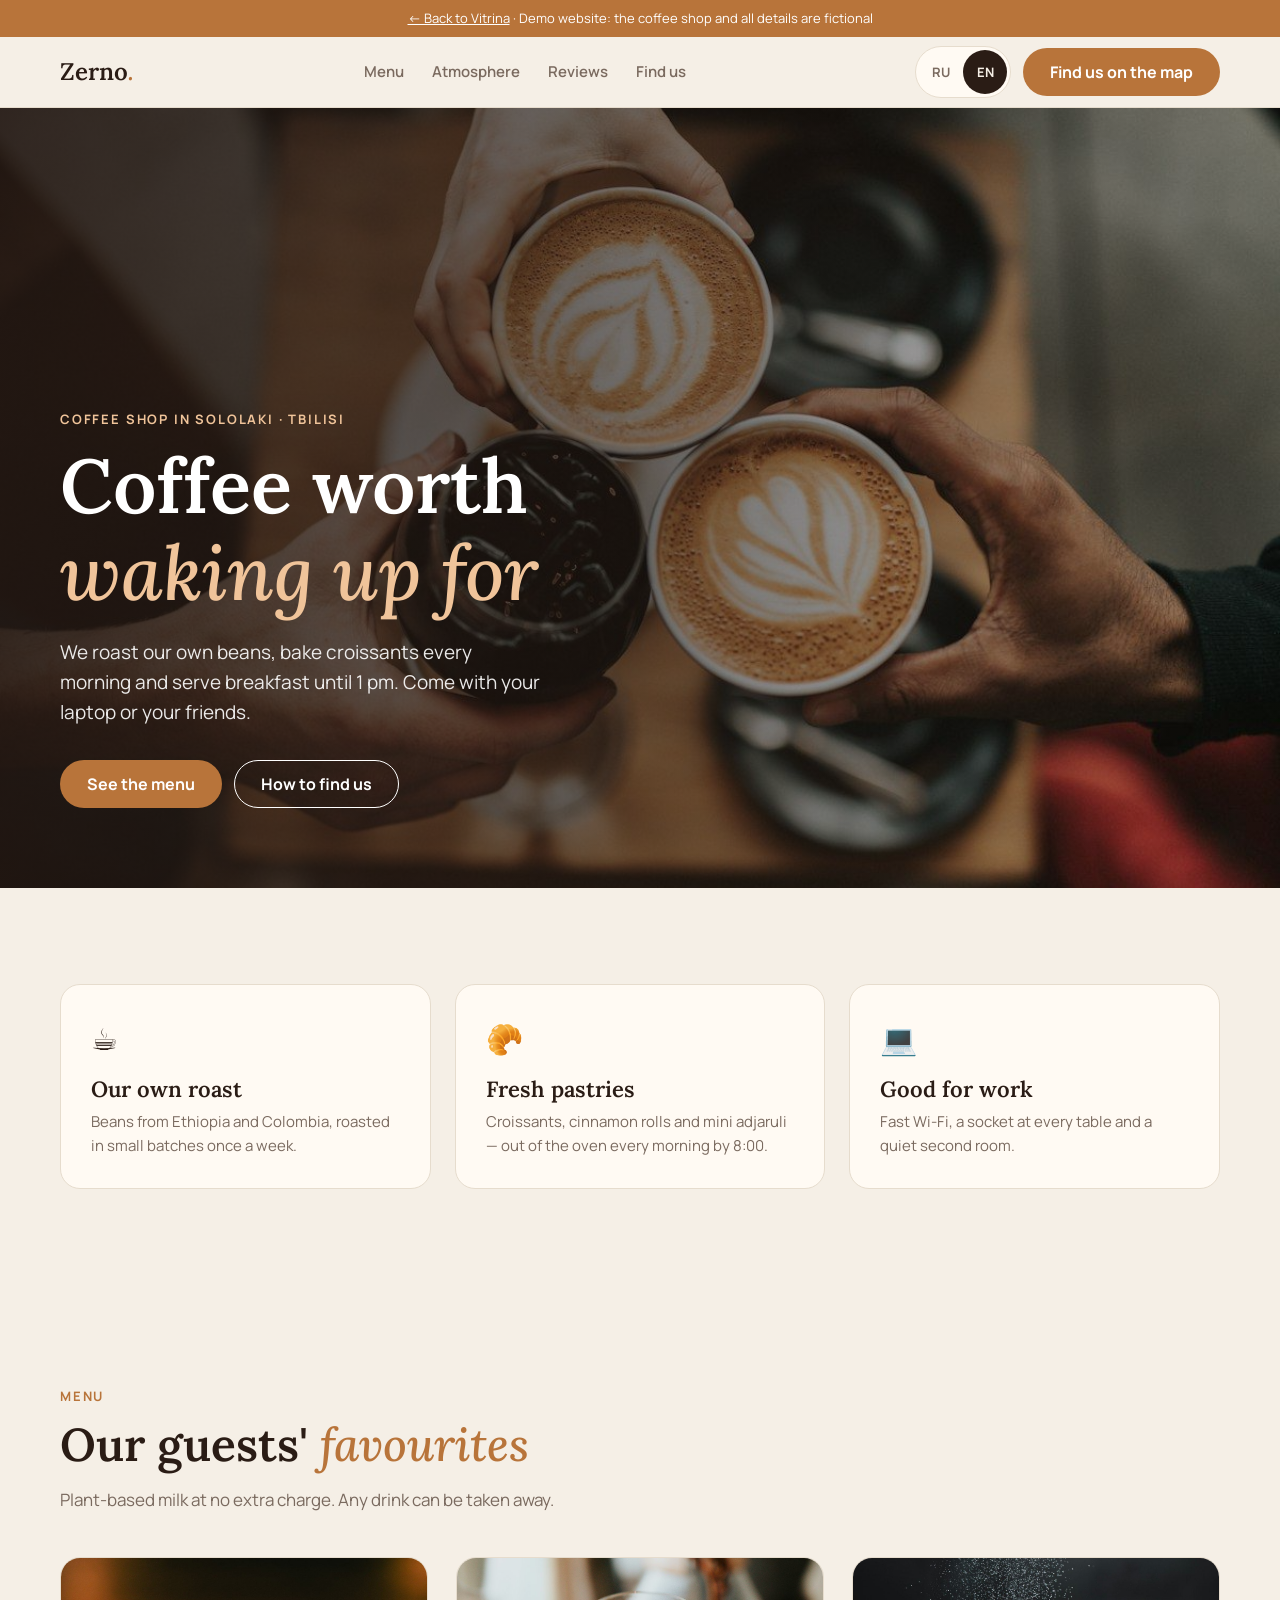
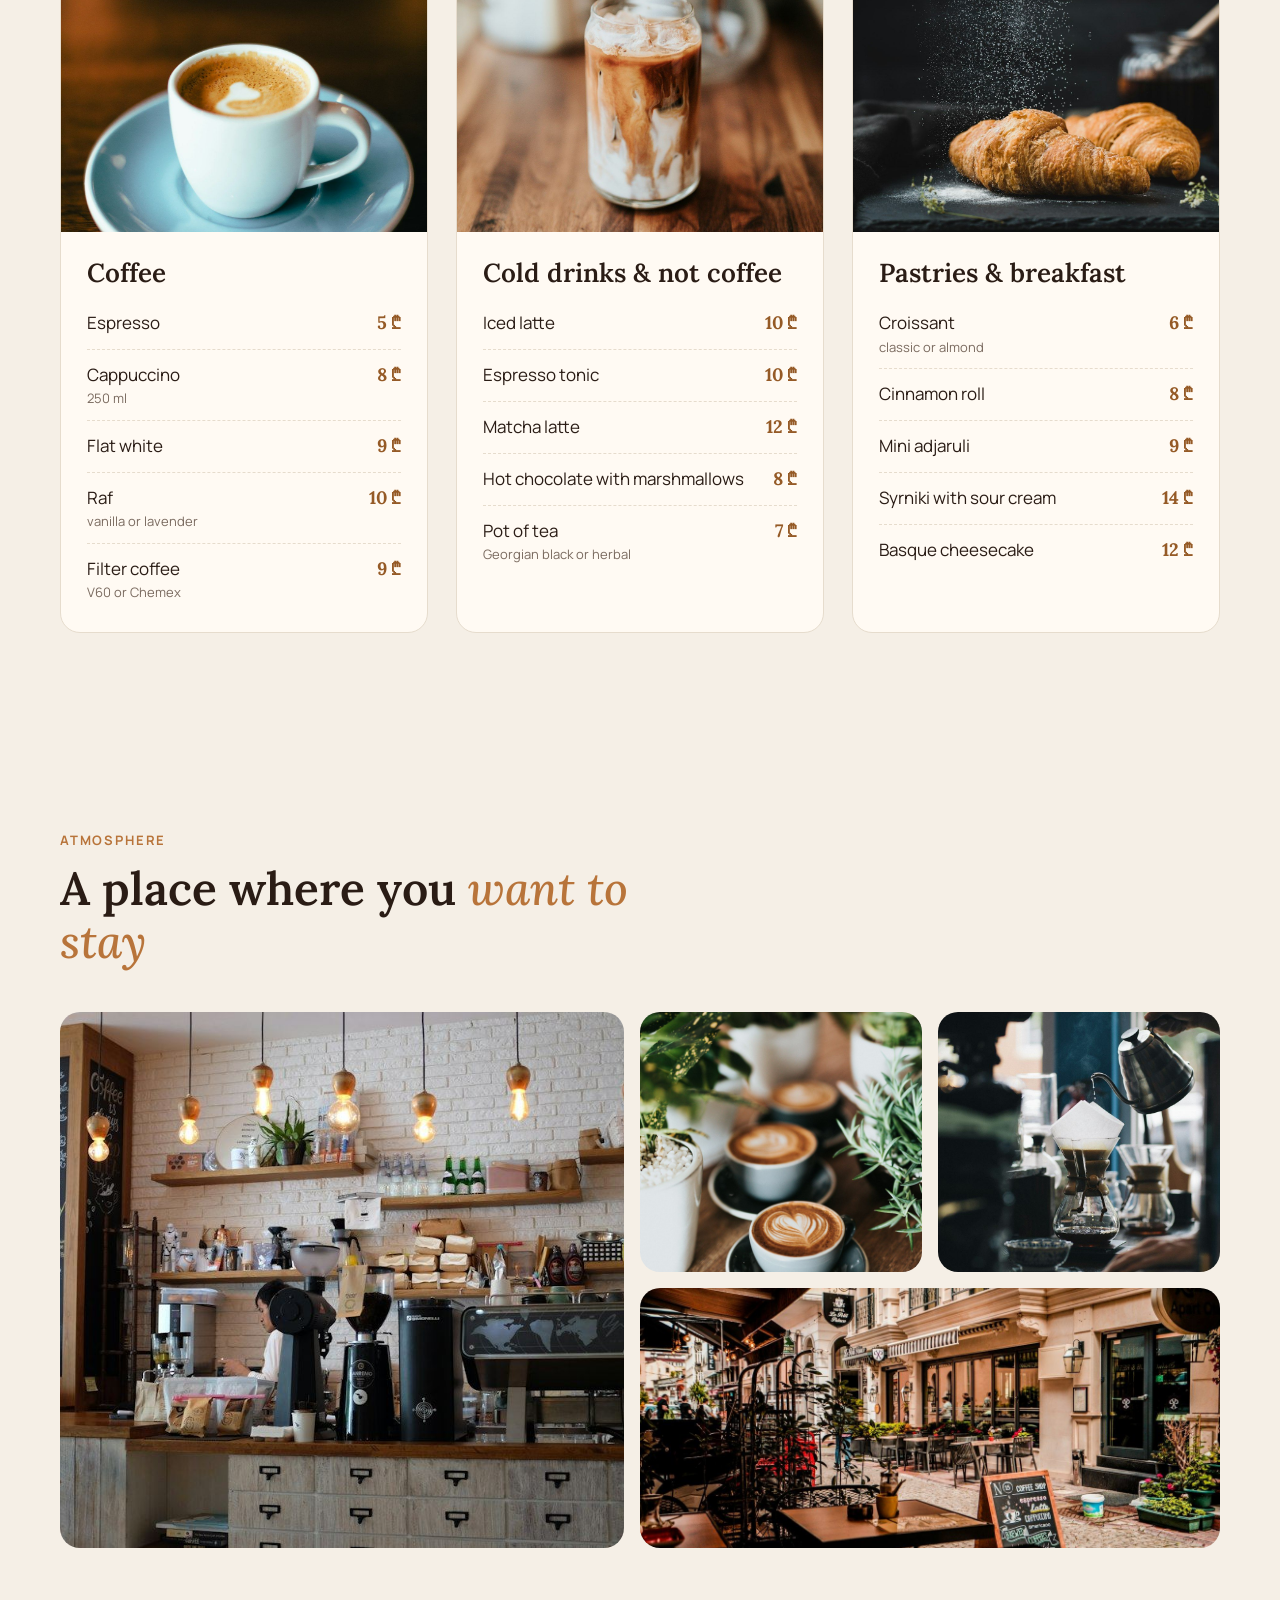
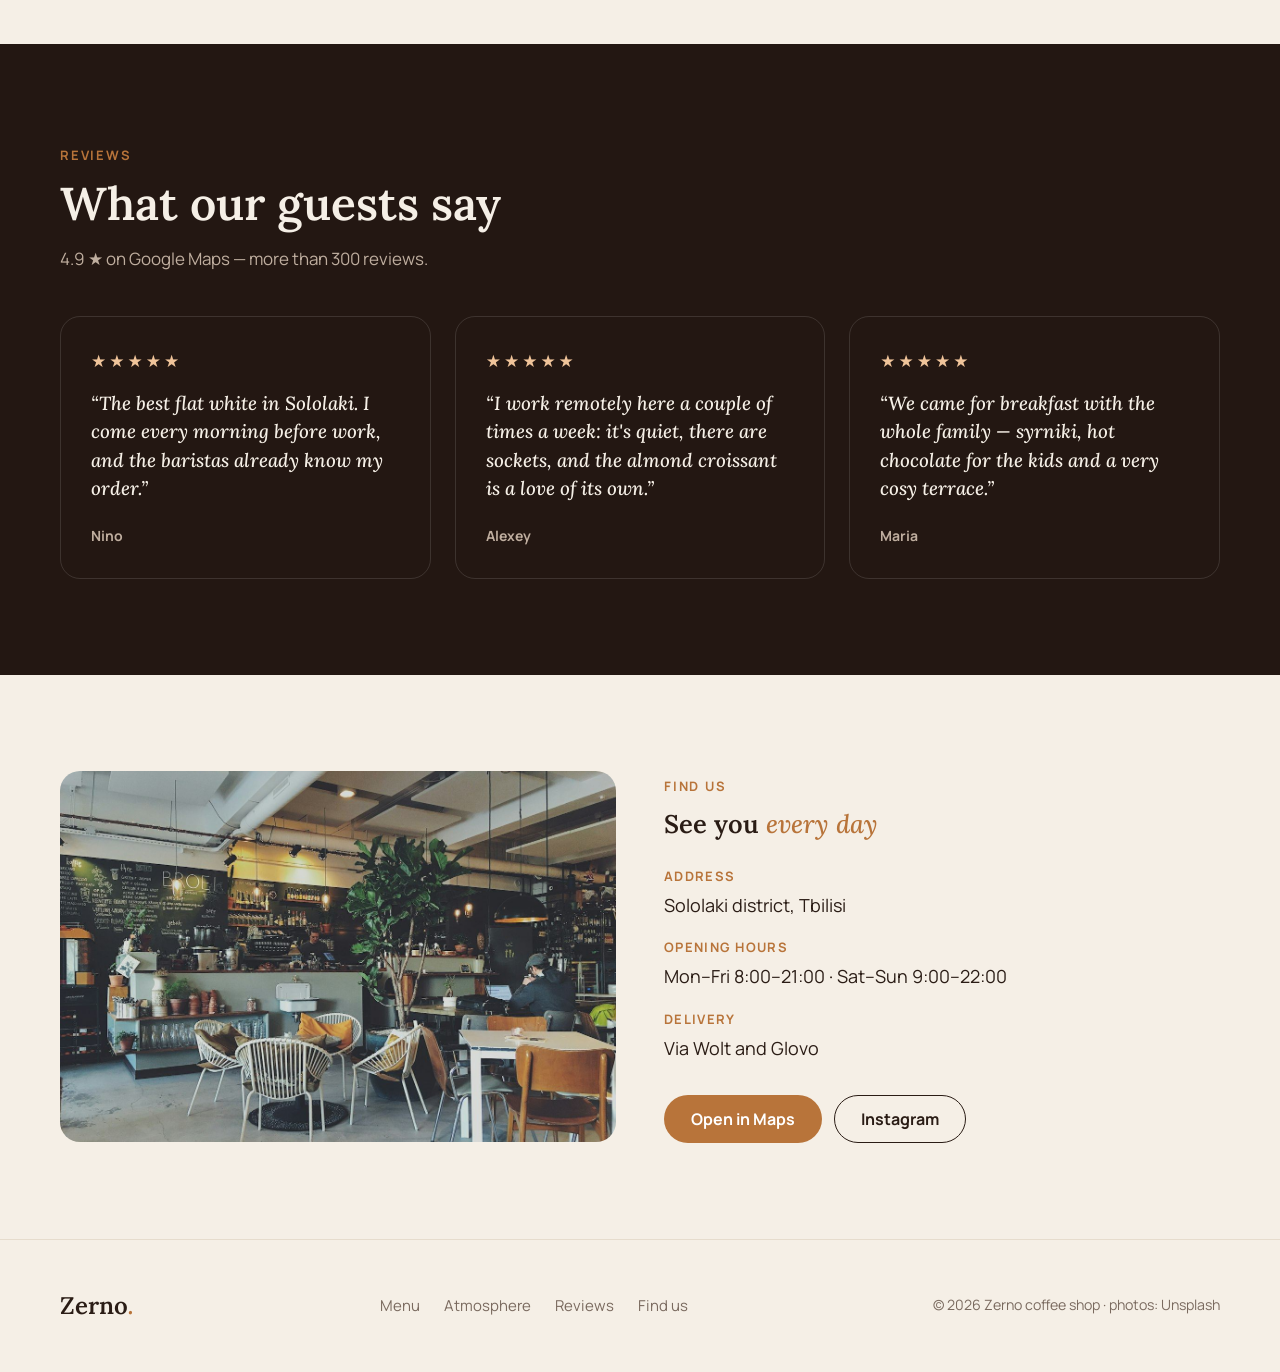
<file: demo/coffee/index.html>
<!DOCTYPE html>
<html lang="ru">
<head>
  <meta charset="utf-8">
  <meta name="viewport" content="width=device-width, initial-scale=1">
  <title>Кофейня «Зерно» — кофе и завтраки в Тбилиси</title>
  <meta name="description" content="Кофейня «Зерно» в Сололаки: кофе свежей обжарки, завтраки до 13:00 и домашняя выпечка. Открыты каждый день с 8:00.">
  <meta name="robots" content="noindex, nofollow">
  <link rel="icon" href="data:image/svg+xml,<svg xmlns='http://www.w3.org/2000/svg' viewBox='0 0 100 100'><text y='.9em' font-size='90'>☕</text></svg>">
  <link rel="preconnect" href="https://fonts.googleapis.com">
  <link rel="preconnect" href="https://fonts.gstatic.com" crossorigin>
  <link href="https://fonts.googleapis.com/css2?family=Lora:ital,wght@0,500;0,600;1,500&family=Manrope:wght@400;500;600;700&display=swap" rel="stylesheet">
  <style>
    :root {
      --bg: #f5efe6;
      --surface: #fffaf3;
      --ink: #2a1c15;
      --muted: #7a6a5f;
      --line: #e6dccd;
      --accent: #b8743a;
      --accent-dark: #955a26;
      --dark: #231712;
      --radius: 20px;
    }
    * { box-sizing: border-box; }
    html { scroll-behavior: smooth; }
    body { margin: 0; background: var(--bg); color: var(--ink); font: 400 17px/1.6 Manrope, system-ui, sans-serif; -webkit-font-smoothing: antialiased; }
    img { max-width: 100%; height: auto; display: block; }
    a { color: inherit; }
    h1, h2, h3 { font-family: Lora, Georgia, serif; font-weight: 600; line-height: 1.15; margin: 0; }
    h1 em, h2 em { font-style: italic; font-weight: 500; color: var(--accent); }
    .container { width: min(1160px, 100% - 32px); margin-inline: auto; }
    .section { padding: 96px 0; }
    .eyebrow { display: inline-block; font-weight: 700; font-size: 13px; letter-spacing: .14em; text-transform: uppercase; color: var(--accent); margin-bottom: 12px; }
    .section-head { max-width: 620px; margin-bottom: 44px; }
    .section-head h2 { font-size: clamp(30px, 4vw, 46px); }
    .section-head p { color: var(--muted); margin: 14px 0 0; }

    .demo-bar { background: var(--accent); color: #fff; text-align: center; font-size: 13px; padding: 8px 16px; }

    .btn { display: inline-flex; align-items: center; justify-content: center; min-height: 48px; padding: 12px 26px; border-radius: 999px; font: 700 16px Manrope, sans-serif; text-decoration: none; border: 1.5px solid transparent; transition: transform .2s, background .2s; }
    .btn:hover { transform: translateY(-2px); }
    .btn:focus-visible { outline: 3px solid var(--accent); outline-offset: 3px; }
    .btn-primary { background: var(--accent); color: #fff; }
    .btn-primary:hover { background: var(--accent-dark); }
    .btn-ghost { border-color: currentColor; }

    .header { position: sticky; top: 0; z-index: 10; background: rgba(245, 239, 230, .9); backdrop-filter: blur(10px); border-bottom: 1px solid var(--line); }
    .header .container { display: flex; align-items: center; justify-content: space-between; gap: 24px; min-height: 70px; }
    .logo { font: 600 24px Lora, serif; text-decoration: none; display: inline-flex; align-items: center; min-height: 44px; }
    .logo span { color: var(--accent); font-style: italic; }
    .nav { display: flex; gap: 28px; }
    .nav a { text-decoration: none; font-weight: 600; font-size: 15px; color: var(--muted); }
    .nav a:hover { color: var(--ink); }
    .header-end { display: flex; align-items: center; gap: 12px; }

    /* Переключатель языка */
    .lang { display: flex; border: 1px solid var(--line); border-radius: 999px; padding: 3px; background: var(--surface); }
    .lang button { min-width: 44px; min-height: 44px; padding: 0 10px; border: 0; border-radius: 999px; background: transparent; color: var(--muted); font: 700 13px Manrope, sans-serif; cursor: pointer; }
    .lang button:hover { color: var(--ink); }
    .lang button[aria-pressed="true"] { background: var(--ink); color: var(--bg); }
    .lang button:focus-visible { outline: 3px solid var(--accent); outline-offset: 2px; }

    .hero { position: relative; min-height: min(calc(100svh - 104px), 780px); display: flex; align-items: flex-end; color: #fff; overflow: hidden; }
    .hero-bg { position: absolute; inset: 0; }
    .hero-bg img { width: 100%; height: 100%; object-fit: cover; }
    .hero-bg::after { content: ""; position: absolute; inset: 0; background: linear-gradient(90deg, rgba(35, 23, 18, .88) 0%, rgba(35, 23, 18, .55) 50%, rgba(35, 23, 18, .15) 100%); }
    .hero .container { position: relative; padding: 80px 0; }
    .hero .eyebrow { color: #f0c49a; }
    .hero h1 { font-size: clamp(40px, 6.5vw, 76px); max-width: 700px; }
    .hero h1 em { color: #f0c49a; }
    .hero-lead { font-size: 19px; max-width: 480px; margin: 20px 0 32px; opacity: .9; }
    .hero-actions { display: flex; flex-wrap: wrap; gap: 12px; }
    .hero .btn-ghost { color: #fff; }
    .hero .btn-ghost:hover { background: #fff; color: var(--ink); }

    .perks { display: grid; grid-template-columns: repeat(3, 1fr); gap: 24px; }
    .perk { background: var(--surface); border: 1px solid var(--line); border-radius: var(--radius); padding: 30px; }
    .perk-icon { font-size: 30px; }
    .perk h3 { font-size: 22px; margin: 14px 0 8px; }
    .perk p { margin: 0; color: var(--muted); font-size: 15px; }

    .menu { display: grid; grid-template-columns: repeat(3, 1fr); gap: 28px; }
    .menu-col { background: var(--surface); border: 1px solid var(--line); border-radius: var(--radius); overflow: hidden; }
    .menu-col img { aspect-ratio: 4 / 3; object-fit: cover; }
    .menu-col-body { padding: 26px 26px 18px; }
    .menu-col h3 { font-size: 26px; margin-bottom: 10px; }
    .menu-col ul { list-style: none; padding: 0; margin: 0; }
    .menu-col li { display: flex; align-items: baseline; gap: 10px; padding: 11px 0; border-bottom: 1px dashed var(--line); }
    .menu-col li:last-child { border-bottom: 0; }
    .menu-col li span { flex: 1; }
    .menu-col li small { display: block; color: var(--muted); font-size: 13px; }
    .menu-col li b { font-family: Lora, serif; font-size: 18px; color: var(--accent-dark); white-space: nowrap; }

    .gallery { display: grid; grid-template-columns: 2fr 1fr 1fr; grid-template-rows: 260px 260px; gap: 16px; }
    .gallery img { width: 100%; height: 100%; object-fit: cover; border-radius: var(--radius); }
    .gallery img:first-child { grid-row: span 2; }
    .gallery img:nth-child(4) { grid-column: span 2; }

    .dark { background: var(--dark); color: #f5efe6; }
    .dark .section-head p { color: #bfae9f; }
    .reviews { display: grid; grid-template-columns: repeat(3, 1fr); gap: 24px; }
    .review { border: 1px solid rgba(255, 255, 255, .12); border-radius: var(--radius); padding: 30px; margin: 0; }
    .review-stars { color: #f0c49a; letter-spacing: 3px; }
    .review p { font: italic 500 19px/1.5 Lora, serif; margin: 14px 0 18px; }
    .review cite { font-style: normal; font-weight: 700; font-size: 14px; color: #bfae9f; }

    .visit { display: grid; grid-template-columns: 1fr 1fr; gap: 48px; align-items: center; }
    .visit img { border-radius: var(--radius); aspect-ratio: 3 / 2; object-fit: cover; }
    .visit dl { margin: 28px 0 32px; display: grid; gap: 18px; }
    .visit dt { font-weight: 700; font-size: 13px; letter-spacing: .1em; text-transform: uppercase; color: var(--accent); }
    .visit dd { margin: 4px 0 0; font-size: 18px; }
    .visit-actions { display: flex; flex-wrap: wrap; gap: 12px; }

    .footer { border-top: 1px solid var(--line); padding: 44px 0; }
    .footer .container { display: flex; flex-wrap: wrap; align-items: center; justify-content: space-between; gap: 20px; }
    .footer-nav { display: flex; flex-wrap: wrap; gap: 0 12px; }
    .footer-nav a { display: inline-flex; align-items: center; min-height: 44px; padding: 0 6px; text-decoration: none; color: var(--muted); font-size: 15px; }
    .footer-nav a:hover { color: var(--ink); }
    .footer small { color: var(--muted); }

    @media (max-width: 960px) {
      .nav { display: none; }
      .perks, .menu, .reviews { grid-template-columns: 1fr; max-width: 560px; }
      .visit { grid-template-columns: 1fr; }
      .gallery { grid-template-columns: 1fr 1fr; grid-template-rows: 220px 180px 180px; }
      .gallery img:first-child { grid-row: auto; grid-column: span 2; }
      .gallery img:nth-child(4) { grid-column: span 2; }
    }
    @media (max-width: 560px) {
      .section { padding: 72px 0; }
      .header .btn { display: none; }
      .hero .container { padding: 56px 0; }
    }
  </style>
</head>
<body>
  <div class="demo-bar" data-i18n="demo"><a href="../../index.html" style="text-decoration:underline">← Вернуться в Витрину</a> · Демо-сайт: кофейня и все данные вымышлены</div>

  <header class="header">
    <div class="container">
      <a href="#top" class="logo"><span data-i18n="brand" style="color:inherit;font-style:normal">Зерно</span><span>.</span></a>
      <nav class="nav" aria-label="Разделы" data-i18n-label="aria.nav">
        <a href="#menu" data-i18n="nav.menu">Меню</a>
        <a href="#atmosphere" data-i18n="nav.atmosphere">Атмосфера</a>
        <a href="#reviews" data-i18n="nav.reviews">Отзывы</a>
        <a href="#visit" data-i18n="nav.visit">Как найти</a>
      </nav>
      <div class="header-end">
        <div class="lang" role="group" aria-label="Язык сайта" data-i18n-label="aria.lang">
          <button type="button" data-lang="ru" lang="ru">RU</button>
          <button type="button" data-lang="en" lang="en">EN</button>
        </div>
        <a href="#visit" class="btn btn-primary" data-i18n="cta.map">Мы на карте</a>
      </div>
    </div>
  </header>

  <main id="top">
    <section class="hero">
      <div class="hero-bg"><img src="images/hero.jpg" alt="" width="1200" height="800"></div>
      <div class="container">
        <span class="eyebrow" data-i18n="hero.eyebrow">Кофейня в Сололаки · Тбилиси</span>
        <h1 data-i18n="hero.title">Кофе, ради которого <em>стоит проснуться</em></h1>
        <p class="hero-lead" data-i18n="hero.lead">Обжариваем зерно сами, печём круассаны каждое утро и подаём завтраки до 13:00. Заходите с ноутбуком или с друзьями.</p>
        <div class="hero-actions">
          <a href="#menu" class="btn btn-primary" data-i18n="hero.btn1">Смотреть меню</a>
          <a href="#visit" class="btn btn-ghost" data-i18n="hero.btn2">Как нас найти</a>
        </div>
      </div>
    </section>

    <section class="section">
      <div class="container">
        <div class="perks">
          <div class="perk"><div class="perk-icon" aria-hidden="true">☕</div><h3 data-i18n="perk1.t">Своя обжарка</h3><p data-i18n="perk1.p">Зерно из Эфиопии и Колумбии, обжариваем небольшими партиями раз в неделю.</p></div>
          <div class="perk"><div class="perk-icon" aria-hidden="true">🥐</div><h3 data-i18n="perk2.t">Свежая выпечка</h3><p data-i18n="perk2.p">Круассаны, синнабоны и мини-аджарули — из печи каждое утро к 8:00.</p></div>
          <div class="perk"><div class="perk-icon" aria-hidden="true">💻</div><h3 data-i18n="perk3.t">Можно поработать</h3><p data-i18n="perk3.p">Быстрый Wi-Fi, розетки у каждого столика и тихий второй зал.</p></div>
        </div>
      </div>
    </section>

    <section class="section" id="menu">
      <div class="container">
        <div class="section-head">
          <span class="eyebrow" data-i18n="nav.menu">Меню</span>
          <h2 data-i18n="menu.title">Любимое у <em>наших гостей</em></h2>
          <p data-i18n="menu.lead">Растительное молоко — без доплаты. Любой напиток можно взять с собой.</p>
        </div>
        <div class="menu">
          <article class="menu-col">
            <img src="images/cappuccino.jpg" alt="Капучино с латте-артом" data-i18n-alt="alt.cappuccino" width="1200" height="1800" loading="lazy">
            <div class="menu-col-body">
              <h3 data-i18n="m1.t">Кофе</h3>
              <ul>
                <li><span data-i18n="m1.1">Эспрессо</span><b>5 ₾</b></li>
                <li><span data-i18n="m1.2">Капучино<small>250 мл</small></span><b>8 ₾</b></li>
                <li><span data-i18n="m1.3">Флэт уайт</span><b>9 ₾</b></li>
                <li><span data-i18n="m1.4">Раф<small>ванильный или лавандовый</small></span><b>10 ₾</b></li>
                <li><span data-i18n="m1.5">Фильтр-кофе<small>воронка или кемекс</small></span><b>9 ₾</b></li>
              </ul>
            </div>
          </article>
          <article class="menu-col">
            <img src="images/ice-latte.jpg" alt="Айс-латте в стакане" data-i18n-alt="alt.icelatte" width="1200" height="1800" loading="lazy">
            <div class="menu-col-body">
              <h3 data-i18n="m2.t">Холодное и не кофе</h3>
              <ul>
                <li><span data-i18n="m2.1">Айс-латте</span><b>10 ₾</b></li>
                <li><span data-i18n="m2.2">Эспрессо-тоник</span><b>10 ₾</b></li>
                <li><span data-i18n="m2.3">Матча-латте</span><b>12 ₾</b></li>
                <li><span data-i18n="m2.4">Какао с маршмеллоу</span><b>8 ₾</b></li>
                <li><span data-i18n="m2.5">Чай в чайнике<small>грузинский чёрный или травяной</small></span><b>7 ₾</b></li>
              </ul>
            </div>
          </article>
          <article class="menu-col">
            <img src="images/croissant.jpg" alt="Свежие круассаны" data-i18n-alt="alt.croissant" width="1200" height="960" loading="lazy">
            <div class="menu-col-body">
              <h3 data-i18n="m3.t">Выпечка и завтраки</h3>
              <ul>
                <li><span data-i18n="m3.1">Круассан<small>классический или с миндалём</small></span><b>6 ₾</b></li>
                <li><span data-i18n="m3.2">Синнабон</span><b>8 ₾</b></li>
                <li><span data-i18n="m3.3">Мини-аджарули</span><b>9 ₾</b></li>
                <li><span data-i18n="m3.4">Сырники со сметаной</span><b>14 ₾</b></li>
                <li><span data-i18n="m3.5">Баскский чизкейк</span><b>12 ₾</b></li>
              </ul>
            </div>
          </article>
        </div>
      </div>
    </section>

    <section class="section" id="atmosphere">
      <div class="container">
        <div class="section-head">
          <span class="eyebrow" data-i18n="nav.atmosphere">Атмосфера</span>
          <h2 data-i18n="atm.title">Место, где хочется <em>задержаться</em></h2>
        </div>
        <div class="gallery">
          <img src="images/bar.jpg" alt="Барная стойка кофейни с лампами" data-i18n-alt="alt.bar" width="1200" height="675" loading="lazy">
          <img src="images/latte-art.jpg" alt="Капучино на столике среди растений" data-i18n-alt="alt.latteart" width="1200" height="1800" loading="lazy">
          <img src="images/filter.jpg" alt="Бариста заваривает фильтр-кофе" data-i18n-alt="alt.filter" width="1200" height="800" loading="lazy">
          <img src="images/terrace.jpg" alt="Летняя терраса на улице" data-i18n-alt="alt.terrace" width="1200" height="800" loading="lazy">
        </div>
      </div>
    </section>

    <section class="section dark" id="reviews">
      <div class="container">
        <div class="section-head">
          <span class="eyebrow" data-i18n="nav.reviews">Отзывы</span>
          <h2 data-i18n="rev.title">Что говорят гости</h2>
          <p data-i18n="rev.lead">4,9 ★ на Google Картах — более 300 отзывов.</p>
        </div>
        <div class="reviews">
          <blockquote class="review"><div class="review-stars" aria-label="5/5">★★★★★</div><p data-i18n="r1">«Лучший флэт уайт в Сололаки. Прихожу каждое утро перед работой, бариста уже знают мой заказ».</p><cite data-i18n="r1.n">Нино</cite></blockquote>
          <blockquote class="review"><div class="review-stars" aria-label="5/5">★★★★★</div><p data-i18n="r2">«Работаю тут удалённо пару раз в неделю: тихо, розетки есть, а миндальный круассан — отдельная любовь».</p><cite data-i18n="r2.n">Алексей</cite></blockquote>
          <blockquote class="review"><div class="review-stars" aria-label="5/5">★★★★★</div><p data-i18n="r3">«Зашли на завтрак всей семьёй — сырники, какао для детей и очень уютная терраса».</p><cite data-i18n="r3.n">Мария</cite></blockquote>
        </div>
      </div>
    </section>

    <section class="section" id="visit">
      <div class="container visit">
        <img src="images/hall.jpg" alt="Зал кофейни со столиками" data-i18n-alt="alt.hall" width="1200" height="823" loading="lazy">
        <div>
          <span class="eyebrow" data-i18n="nav.visit">Как найти</span>
          <h2 data-i18n="visit.title">Ждём вас <em>каждый день</em></h2>
          <dl>
            <div><dt data-i18n="visit.addr.t">Адрес</dt><dd data-i18n="visit.addr">Тбилиси, район Сололаки</dd></div>
            <div><dt data-i18n="visit.hours.t">Часы работы</dt><dd data-i18n="visit.hours">Пн–Пт 8:00–21:00 · Сб–Вс 9:00–22:00</dd></div>
            <div><dt data-i18n="visit.delivery.t">Доставка</dt><dd data-i18n="visit.delivery">Через Wolt и Glovo</dd></div>
          </dl>
          <div class="visit-actions">
            <a href="https://www.google.com/maps/search/?api=1&amp;query=Sololaki+Tbilisi" target="_blank" rel="noopener" class="btn btn-primary" data-i18n="visit.map">Открыть на карте</a>
            <a href="#visit" class="btn btn-ghost">Instagram</a>
          </div>
        </div>
      </div>
    </section>
  </main>

  <footer class="footer">
    <div class="container">
      <a href="#top" class="logo"><span data-i18n="brand" style="color:inherit;font-style:normal">Зерно</span><span>.</span></a>
      <nav class="footer-nav" aria-label="Разделы в подвале" data-i18n-label="aria.footer">
        <a href="#menu" data-i18n="nav.menu">Меню</a>
        <a href="#atmosphere" data-i18n="nav.atmosphere">Атмосфера</a>
        <a href="#reviews" data-i18n="nav.reviews">Отзывы</a>
        <a href="#visit" data-i18n="nav.visit">Как найти</a>
      </nav>
      <small data-i18n="footer.copy">© 2026 Кофейня «Зерно» · фото: Unsplash</small>
    </div>
  </footer>

  <script>
    // Английский перевод. Русский текст берётся прямо из страницы.
    const EN = {
      "brand": "Zerno",
      "meta.title": "Zerno coffee shop — coffee and breakfast in Tbilisi",
      "meta.desc": "Zerno coffee shop in Sololaki: freshly roasted coffee, breakfast until 1 pm and homemade pastries. Open every day from 8:00.",
      "demo": '<a href="../../index.html" style="text-decoration:underline">← Back to Vitrina</a> · Demo website: the coffee shop and all details are fictional',
      "aria.nav": "Sections", "aria.lang": "Site language", "aria.footer": "Footer sections",
      "nav.menu": "Menu", "nav.atmosphere": "Atmosphere", "nav.reviews": "Reviews", "nav.visit": "Find us",
      "cta.map": "Find us on the map",
      "hero.eyebrow": "Coffee shop in Sololaki · Tbilisi",
      "hero.title": "Coffee worth <em>waking up for</em>",
      "hero.lead": "We roast our own beans, bake croissants every morning and serve breakfast until 1 pm. Come with your laptop or your friends.",
      "hero.btn1": "See the menu", "hero.btn2": "How to find us",
      "perk1.t": "Our own roast", "perk1.p": "Beans from Ethiopia and Colombia, roasted in small batches once a week.",
      "perk2.t": "Fresh pastries", "perk2.p": "Croissants, cinnamon rolls and mini adjaruli — out of the oven every morning by 8:00.",
      "perk3.t": "Good for work", "perk3.p": "Fast Wi-Fi, a socket at every table and a quiet second room.",
      "menu.title": "Our guests' <em>favourites</em>",
      "menu.lead": "Plant-based milk at no extra charge. Any drink can be taken away.",
      "m1.t": "Coffee",
      "m1.1": "Espresso", "m1.2": "Cappuccino<small>250 ml</small>", "m1.3": "Flat white", "m1.4": "Raf<small>vanilla or lavender</small>", "m1.5": "Filter coffee<small>V60 or Chemex</small>",
      "m2.t": "Cold drinks & not coffee",
      "m2.1": "Iced latte", "m2.2": "Espresso tonic", "m2.3": "Matcha latte", "m2.4": "Hot chocolate with marshmallows", "m2.5": "Pot of tea<small>Georgian black or herbal</small>",
      "m3.t": "Pastries & breakfast",
      "m3.1": "Croissant<small>classic or almond</small>", "m3.2": "Cinnamon roll", "m3.3": "Mini adjaruli", "m3.4": "Syrniki with sour cream", "m3.5": "Basque cheesecake",
      "atm.title": "A place where you <em>want to stay</em>",
      "rev.title": "What our guests say",
      "rev.lead": "4.9 ★ on Google Maps — more than 300 reviews.",
      "r1": "“The best flat white in Sololaki. I come every morning before work, and the baristas already know my order.”", "r1.n": "Nino",
      "r2": "“I work remotely here a couple of times a week: it's quiet, there are sockets, and the almond croissant is a love of its own.”", "r2.n": "Alexey",
      "r3": "“We came for breakfast with the whole family — syrniki, hot chocolate for the kids and a very cosy terrace.”", "r3.n": "Maria",
      "visit.title": "See you <em>every day</em>",
      "visit.addr.t": "Address", "visit.addr": "Sololaki district, Tbilisi",
      "visit.hours.t": "Opening hours", "visit.hours": "Mon–Fri 8:00–21:00 · Sat–Sun 9:00–22:00",
      "visit.delivery.t": "Delivery", "visit.delivery": "Via Wolt and Glovo",
      "visit.map": "Open in Maps",
      "footer.copy": "© 2026 Zerno coffee shop · photos: Unsplash",
      "alt.cappuccino": "Cappuccino with latte art", "alt.icelatte": "Iced latte in a glass", "alt.croissant": "Fresh croissants",
      "alt.bar": "Coffee bar with pendant lamps", "alt.latteart": "Cappuccino on a table among plants", "alt.filter": "Barista brewing filter coffee",
      "alt.terrace": "Outdoor summer terrace", "alt.hall": "Coffee shop hall with tables"
    };

    const nodes = document.querySelectorAll("[data-i18n]");
    const alts = document.querySelectorAll("[data-i18n-alt]");
    const labels = document.querySelectorAll("[data-i18n-label]");
    const metaDesc = document.querySelector('meta[name="description"]');
    // Запоминаем русский текст из разметки, чтобы к нему можно было вернуться
    const RU = { "meta.title": document.title, "meta.desc": metaDesc.content };
    nodes.forEach((el) => { RU[el.dataset.i18n] ??= el.innerHTML; });
    alts.forEach((el) => { RU[el.dataset.i18nAlt] ??= el.alt; });
    labels.forEach((el) => { RU[el.dataset.i18nLabel] ??= el.getAttribute("aria-label"); });

    function setLang(lang) {
      const dict = lang === "en" ? EN : RU;
      const t = (key) => dict[key] ?? RU[key];
      nodes.forEach((el) => { el.innerHTML = t(el.dataset.i18n); });
      alts.forEach((el) => { el.alt = t(el.dataset.i18nAlt); });
      labels.forEach((el) => { el.setAttribute("aria-label", t(el.dataset.i18nLabel)); });
      document.title = t("meta.title");
      metaDesc.content = t("meta.desc");
      document.documentElement.lang = lang;
      document.querySelectorAll(".lang button").forEach((b) => b.setAttribute("aria-pressed", b.dataset.lang === lang));
      try { localStorage.setItem("lang", lang); } catch (e) {}
    }

    // Язык: из ссылки ?lang=, потом тот, что выбран в «Витрине», потом язык браузера
    function initialLang() {
      const fromUrl = new URLSearchParams(location.search).get("lang");
      if (fromUrl === "ru" || fromUrl === "en") return fromUrl;
      try { const saved = localStorage.getItem("lang"); if (saved === "ru" || saved === "en") return saved; } catch (e) {}
      const browser = (navigator.language || "en").slice(0, 2);
      return ["ru", "uk", "be", "kk"].includes(browser) ? "ru" : "en";
    }

    document.querySelectorAll(".lang button").forEach((b) => b.addEventListener("click", () => setLang(b.dataset.lang)));
    setLang(initialLang());
  </script>
</body>
</html>
</file>
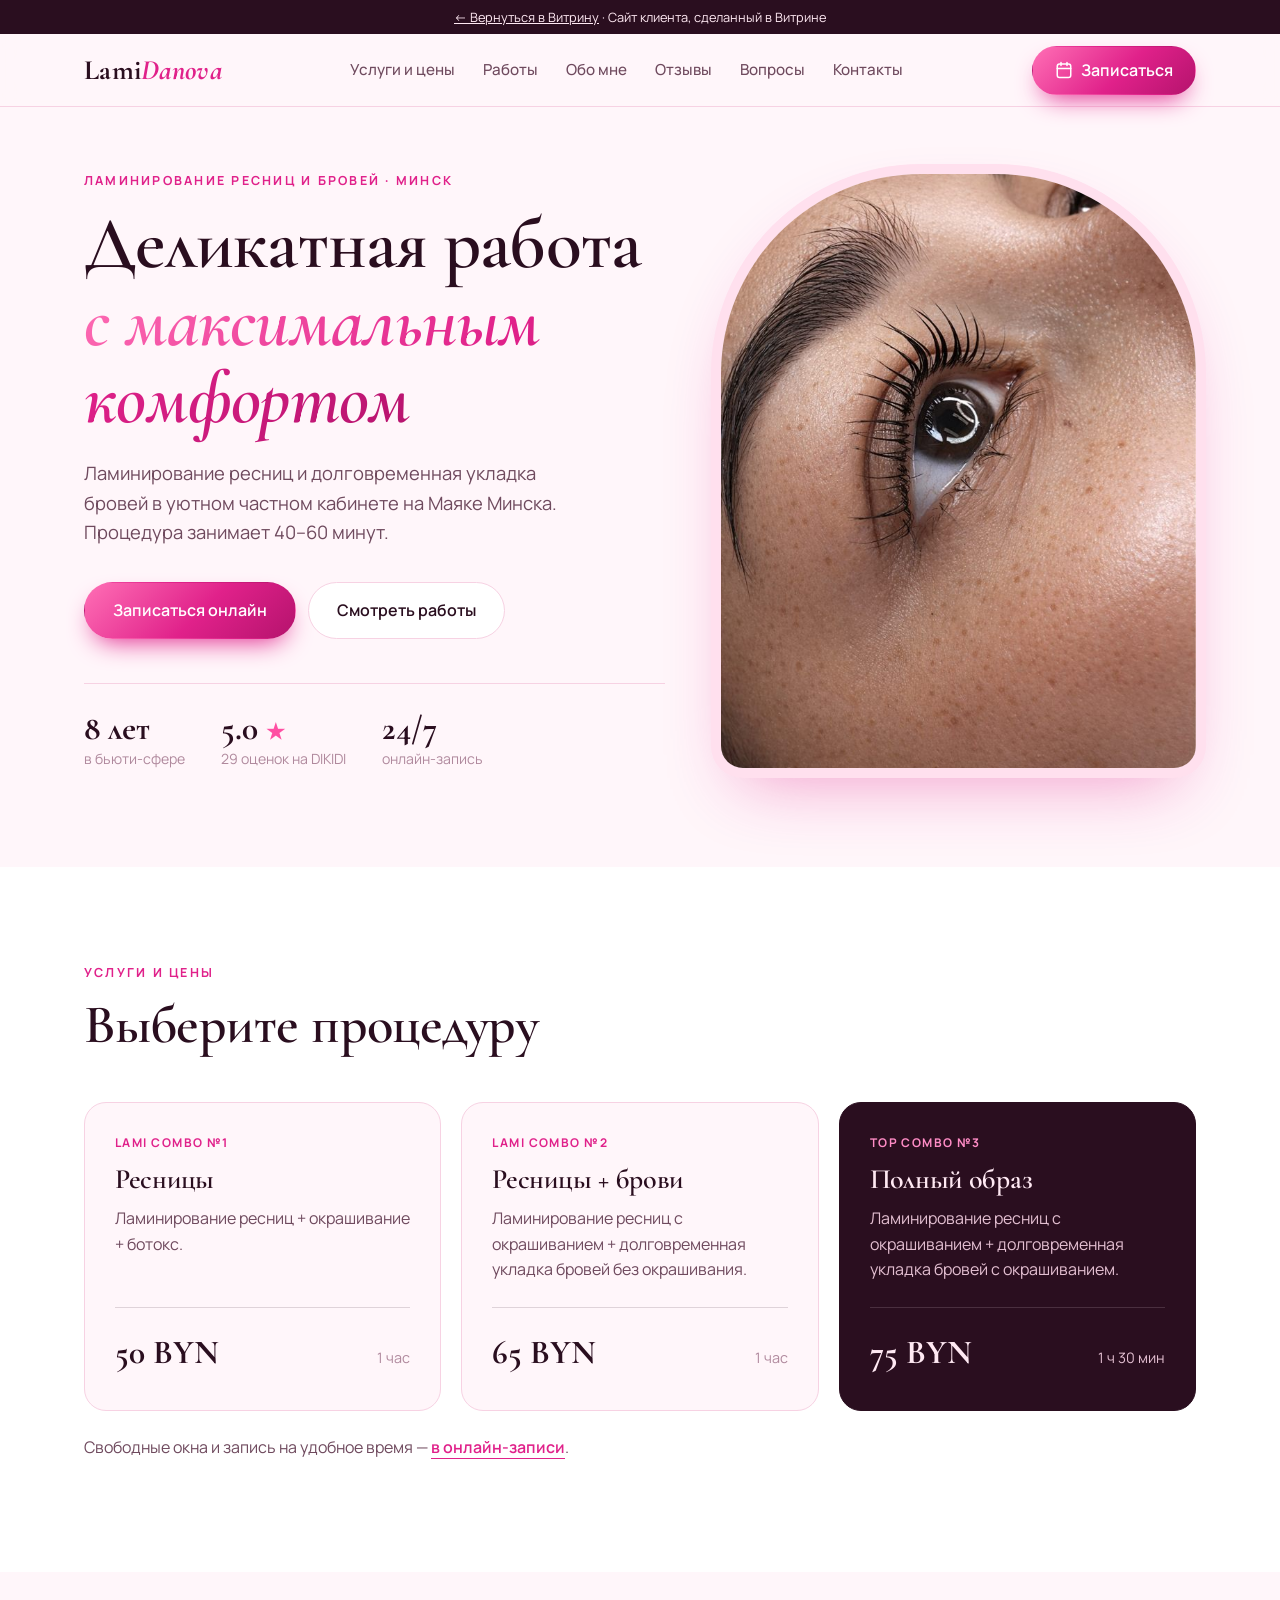
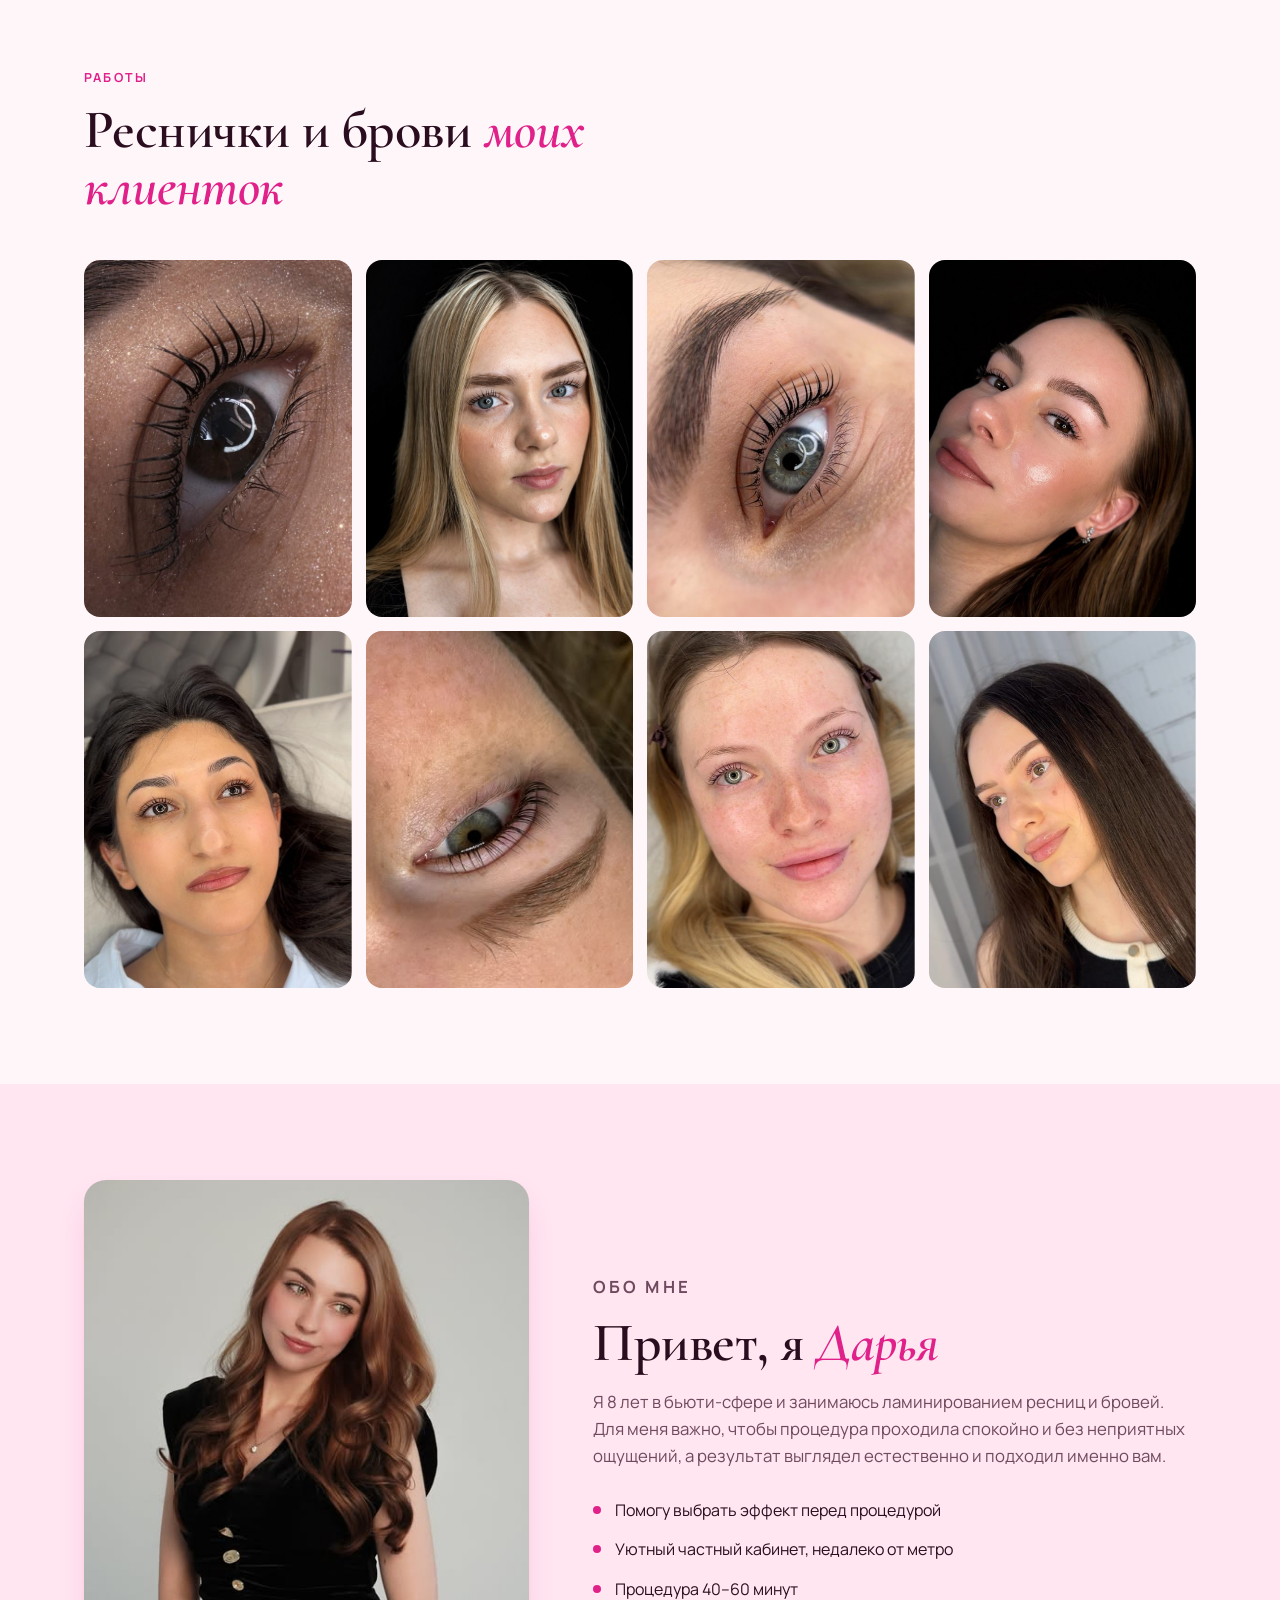
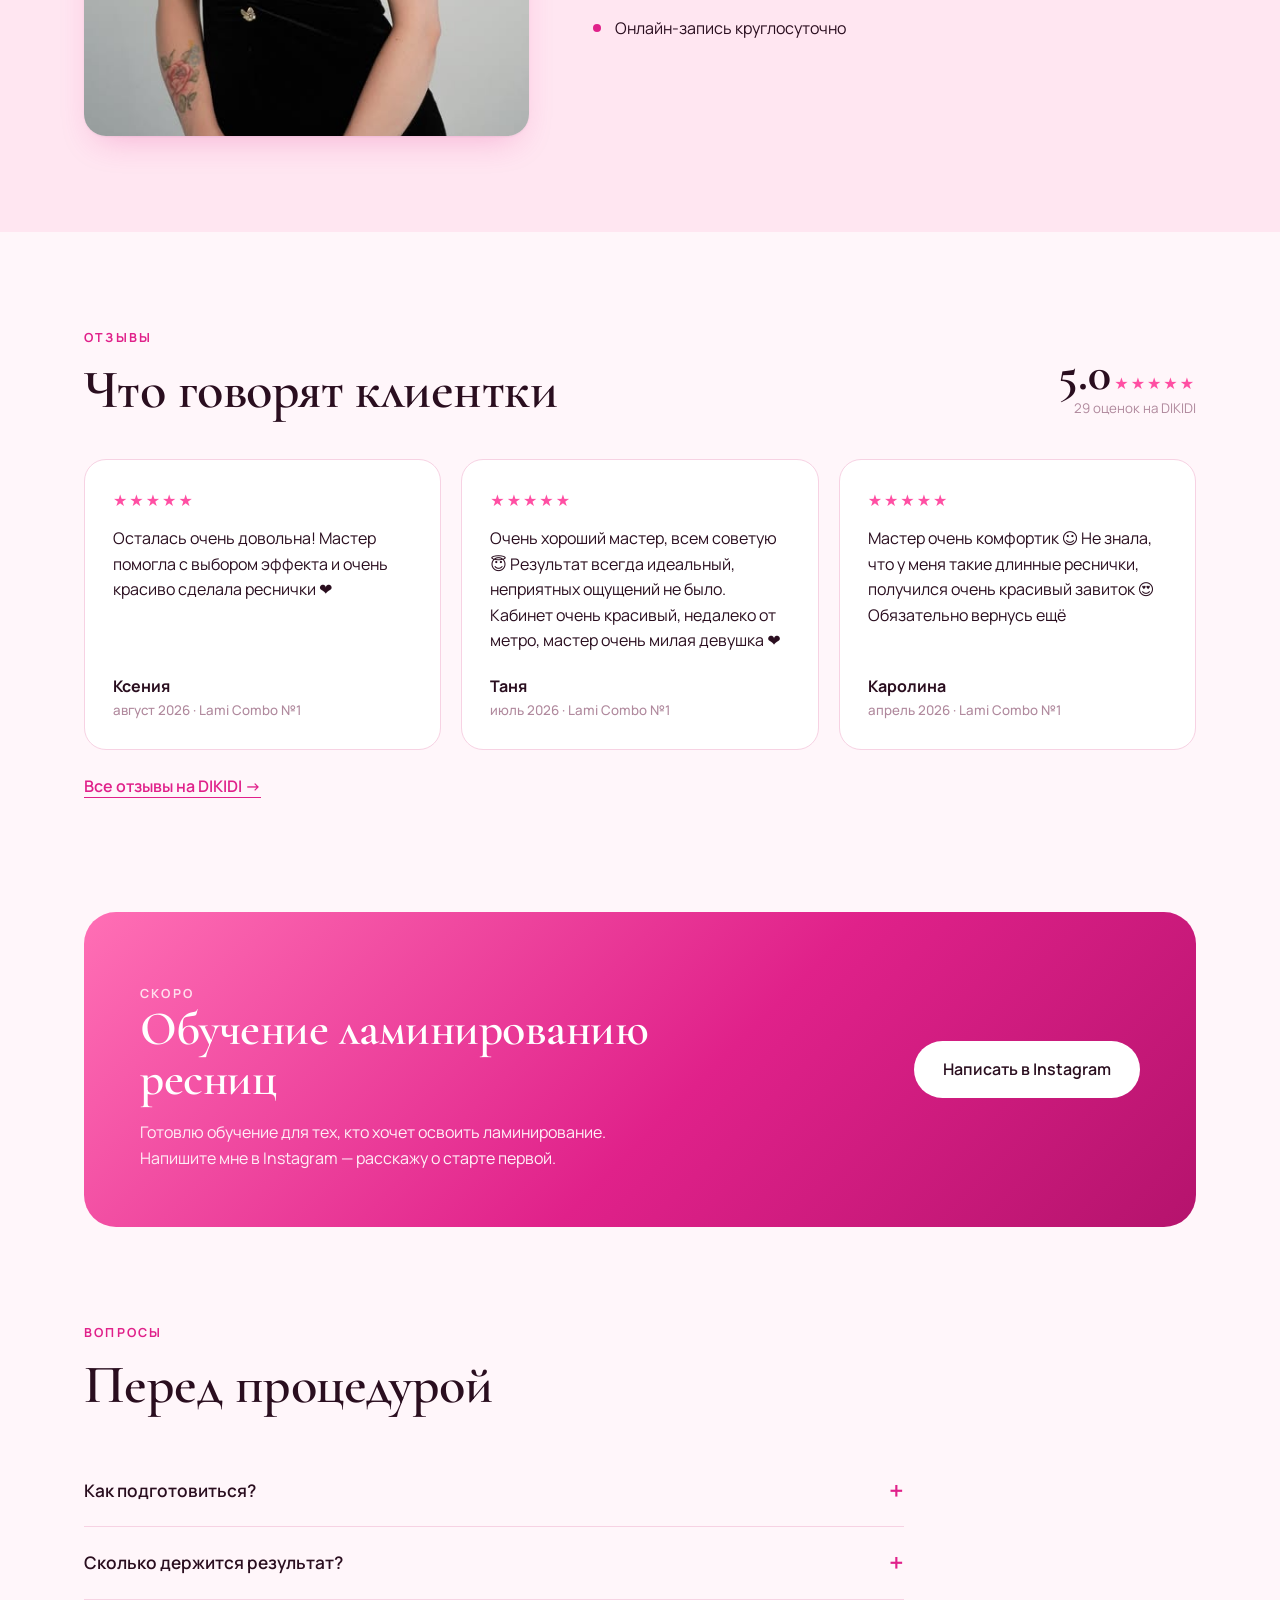
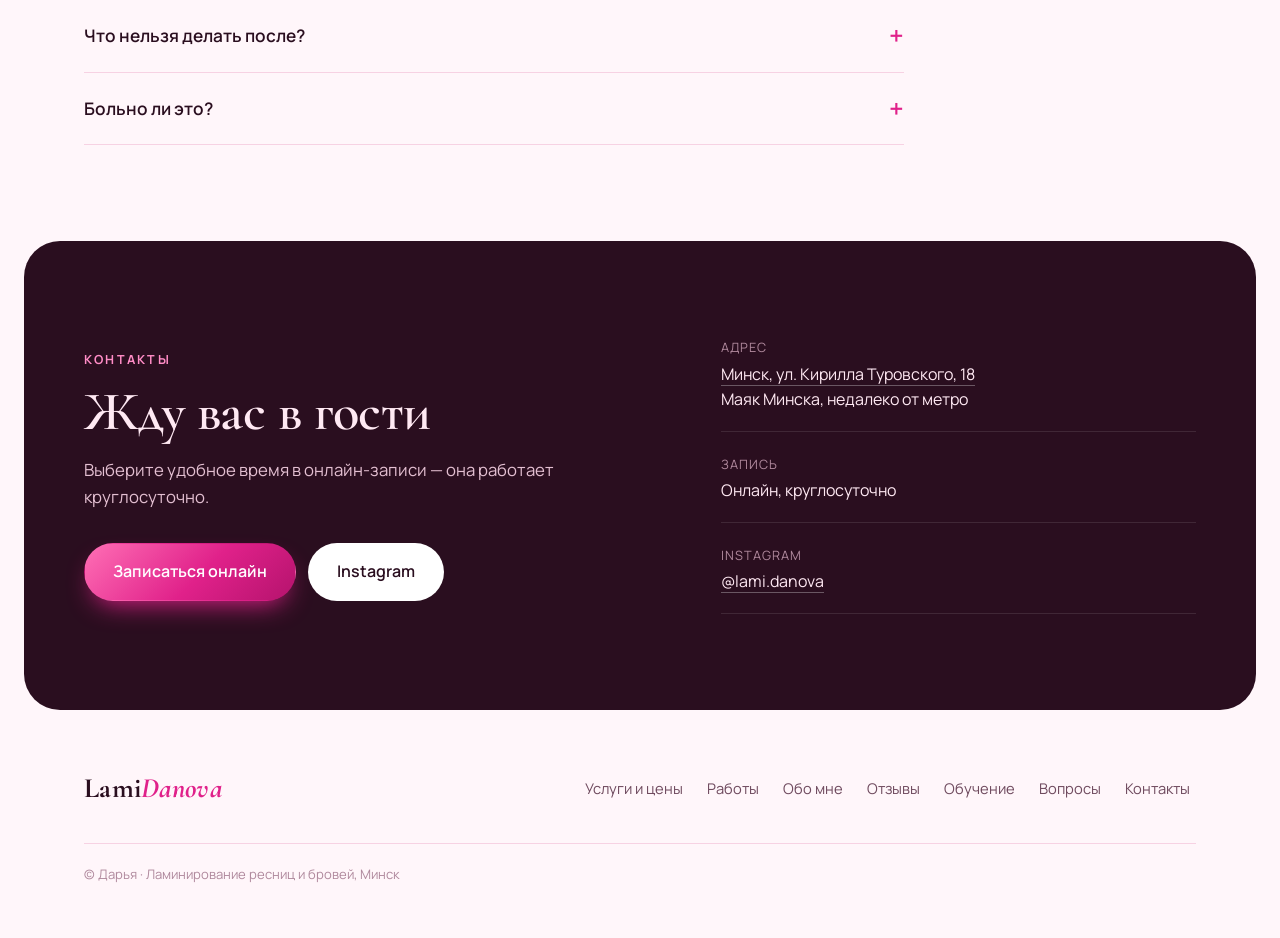
<file: work/lamidanova/index.html>
<!DOCTYPE html>
<html lang="ru">
<head>
<meta charset="UTF-8">
<meta name="viewport" content="width=device-width, initial-scale=1.0">
<!-- Черновик: не показывать в поисковиках, пока клиент не утвердил. Убрать при запуске. -->
<meta name="robots" content="noindex, nofollow">
<title>Ламинирование ресниц и бровей в Минске — Дарья, Маяк Минска</title>
<meta name="description" content="Деликатное ламинирование ресниц и бровей в уютном частном кабинете на Маяке Минска. 8 лет в бьюти-сфере, онлайн-запись круглосуточно.">
<link rel="preconnect" href="https://fonts.googleapis.com">
<link rel="preconnect" href="https://fonts.gstatic.com" crossorigin>
<link href="https://fonts.googleapis.com/css2?family=Cormorant+Garamond:ital,wght@0,500;0,600;0,700;1,500;1,600&family=Manrope:wght@400;500;600;700&display=swap" rel="stylesheet">
<link rel="icon" href="data:image/svg+xml,<svg xmlns='http://www.w3.org/2000/svg' viewBox='0 0 100 100'><circle cx='50' cy='50' r='46' fill='%23e0218a'/><text x='50' y='66' font-size='46' text-anchor='middle' fill='white' font-family='Georgia'>D</text></svg>">
<style>
  :root {
    /* Розовая палитра в стиле Барби */
    --bg: #fff6fa;
    --bg-soft: #ffe6f1;
    --surface: #ffffff;
    --text: #2a0e1f;
    --text-2: #6f4a5e;
    --muted: #b0899d;
    --border: #f7d2e3;
    --accent: #e0218a;
    --accent-dark: #b5136d;
    --accent-light: #ff6fb5;
    --accent-soft: #ffe0ee;
    --star: #ff4fa3;
    --on-dark: #ffe9f3;
    --on-dark-2: #e3bfd1;
    --on-dark-accent: #ff8cc6;
    --gradient: linear-gradient(135deg, var(--accent-light) 0%, var(--accent) 55%, var(--accent-dark) 100%);
    --radius: 22px;
    --shadow: 0 1px 2px rgba(42, 14, 31, .05), 0 14px 34px -12px rgba(224, 33, 138, .28);
    --font: "Manrope", system-ui, sans-serif;
    --serif: "Cormorant Garamond", Georgia, serif;
  }
  *, *::before, *::after { box-sizing: border-box; }
  html { scroll-behavior: smooth; scroll-padding-top: 80px; }
  body { margin: 0; font-family: var(--font); color: var(--text); background: var(--bg); line-height: 1.6; -webkit-font-smoothing: antialiased; }
  a { color: inherit; text-decoration: none; }
  img { display: block; max-width: 100%; height: auto; }
  h1, h2, h3 { font-family: var(--serif); font-weight: 600; line-height: 1.05; margin: 0; letter-spacing: -.01em; }
  .container { width: 100%; max-width: 1160px; margin: 0 auto; padding: 0 24px; }
  section { padding: 96px 0; }
  .eyebrow { font-size: .78rem; font-weight: 700; letter-spacing: .18em; text-transform: uppercase; color: var(--accent); margin: 0 0 14px; }
  .section-title { font-size: clamp(2.2rem, 5vw, 3.4rem); max-width: 640px; }
  .section-title em { color: var(--accent); }
  .section-lead { color: var(--text-2); max-width: 560px; margin: 16px 0 0; font-size: 1.05rem; }

  .draft-bar { background: var(--text); color: var(--on-dark); text-align: center; font-size: .8rem; padding: 7px 16px; }

  .btn { display: inline-flex; align-items: center; justify-content: center; gap: 8px; padding: 15px 28px; border-radius: 999px; border: 1px solid transparent; font: inherit; font-weight: 600; cursor: pointer; transition: transform .2s, background .2s, box-shadow .2s, color .2s, border-color .2s; }
  .btn:hover { transform: translateY(-2px); }
  .btn-primary { background: var(--gradient); color: #fff; box-shadow: 0 12px 26px -10px var(--accent); }
  .btn-primary:hover { box-shadow: 0 16px 32px -10px var(--accent); }
  .btn-ghost { border-color: var(--border); background: var(--surface); }
  .btn-ghost:hover { border-color: var(--accent); color: var(--accent); }
  .btn-light { background: #fff; color: var(--text); }
  .btn-light:hover { background: var(--accent-soft); }
  .btn svg { flex: none; }
  .btn:focus-visible, a:focus-visible, summary:focus-visible, button:focus-visible { outline: 2px solid var(--accent); outline-offset: 3px; }

  /* Шапка */
  .header { position: sticky; top: 0; z-index: 20; background: color-mix(in srgb, var(--bg) 85%, transparent); backdrop-filter: blur(14px); -webkit-backdrop-filter: blur(14px); border-bottom: 1px solid var(--border); }
  .header-inner { display: flex; align-items: center; justify-content: space-between; height: 72px; gap: 16px; }
  .logo { font-family: var(--serif); font-size: 1.75rem; font-weight: 700; letter-spacing: .01em; }
  .logo span { color: var(--accent); font-style: italic; }
  .nav { display: flex; gap: 28px; font-weight: 500; color: var(--text-2); font-size: .95rem; }
  .nav a:hover { color: var(--accent); }
  .header .btn { padding: 11px 22px; min-height: 44px; }

  /* Первый экран */
  .hero { padding: 64px 0 96px; }
  .hero-grid { display: grid; grid-template-columns: 1.1fr .9fr; gap: 56px; align-items: center; }
  .hero h1 { font-size: clamp(2.7rem, 6vw, 4.6rem); }
  .hero h1 em { color: var(--accent); background: var(--gradient); -webkit-background-clip: text; background-clip: text; -webkit-text-fill-color: transparent; }
  .hero-lead { font-size: 1.15rem; color: var(--text-2); max-width: 500px; margin: 22px 0 34px; }
  .hero-actions { display: flex; flex-wrap: wrap; gap: 12px; }
  .hero-facts { display: flex; flex-wrap: wrap; gap: 20px 36px; margin-top: 44px; padding-top: 28px; border-top: 1px solid var(--border); }
  .hero-facts strong { display: block; font-family: var(--serif); font-size: 2.1rem; line-height: 1; }
  .hero-facts span { color: var(--muted); font-size: .88rem; }
  .hero-facts .stars { color: var(--star); font-size: 1.3rem; }
  .hero-photo img { width: 100%; aspect-ratio: 4 / 5; object-fit: cover; border-radius: 200px 200px var(--radius) var(--radius); box-shadow: 0 0 0 10px var(--accent-soft), 0 30px 70px -20px rgba(224, 33, 138, .45); }

  /* Услуги */
  .services { background: var(--surface); }
  .services-grid { display: grid; grid-template-columns: repeat(3, 1fr); gap: 20px; margin-top: 48px; }
  .service { border: 1px solid var(--border); border-radius: var(--radius); padding: 30px; display: flex; flex-direction: column; background: var(--bg); transition: border-color .2s, transform .2s, box-shadow .2s; }
  .service:hover { border-color: var(--accent); transform: translateY(-4px); box-shadow: var(--shadow); }
  .service.featured { background: var(--text); color: var(--on-dark); border-color: var(--text); }
  .service.featured p, .service.featured .service-meta { color: var(--on-dark-2); }
  .service.featured .service-code { color: var(--on-dark-accent); }
  .service-code { font-size: .75rem; font-weight: 700; letter-spacing: .12em; text-transform: uppercase; color: var(--accent); margin-bottom: 12px; }
  .service h3 { font-size: 1.75rem; }
  .service p { color: var(--text-2); margin: 12px 0 24px; flex: 1; }
  .service-price { display: flex; align-items: baseline; justify-content: space-between; border-top: 1px solid color-mix(in srgb, currentColor 15%, transparent); padding-top: 18px; }
  .service-price strong { font-family: var(--serif); font-size: 2.1rem; }
  .service-meta { color: var(--muted); font-size: .9rem; }
  .services-note { margin-top: 24px; color: var(--text-2); }
  .services-note a { color: var(--accent); font-weight: 600; border-bottom: 1px solid currentColor; }

  /* Работы */
  .gallery { display: grid; grid-template-columns: repeat(4, 1fr); gap: 14px; margin-top: 44px; }
  .gallery button { padding: 0; border: 0; background: var(--bg-soft); border-radius: 16px; overflow: hidden; cursor: zoom-in; aspect-ratio: 3 / 4; }
  .gallery img { width: 100%; height: 100%; object-fit: cover; transition: transform .5s cubic-bezier(.2, .8, .2, 1); }
  .gallery button:hover img { transform: scale(1.05); }
  .lightbox { position: fixed; inset: 0; z-index: 50; background: rgba(42, 14, 31, .92); display: none; align-items: center; justify-content: center; padding: 24px; cursor: zoom-out; }
  .lightbox.open { display: flex; }
  .lightbox img { max-height: 90vh; width: auto; border-radius: 12px; }

  /* Обо мне */
  .about { background: var(--bg-soft); }
  .about-grid { display: grid; grid-template-columns: .85fr 1.15fr; gap: 64px; align-items: center; }
  .about-photo img { width: 100%; aspect-ratio: 4 / 5; object-fit: cover; border-radius: var(--radius); box-shadow: var(--shadow); }
  .about-text p { color: var(--text-2); font-size: 1.05rem; }
  .about-list { list-style: none; padding: 0; margin: 28px 0 0; display: grid; gap: 14px; }
  .about-list li { display: flex; gap: 14px; align-items: baseline; }
  .about-list li::before { content: ""; width: 8px; height: 8px; border-radius: 50%; background: var(--accent); flex: none; transform: translateY(-2px); }

  /* Отзывы */
  .reviews-head { display: flex; flex-wrap: wrap; justify-content: space-between; align-items: flex-end; gap: 20px; }
  .rating { text-align: right; }
  .rating strong { font-family: var(--serif); font-size: 3rem; line-height: 1; }
  .rating .stars { color: var(--star); letter-spacing: 2px; }
  .rating small { display: block; color: var(--muted); }
  .reviews-grid { display: grid; grid-template-columns: repeat(3, 1fr); gap: 20px; margin-top: 40px; }
  .review { background: var(--surface); border: 1px solid var(--border); border-radius: var(--radius); padding: 28px; display: flex; flex-direction: column; }
  .review .stars { color: var(--star); letter-spacing: 2px; }
  .review p { margin: 12px 0 20px; flex: 1; }
  .review-author { font-weight: 700; }
  .review-author small { display: block; color: var(--muted); font-weight: 500; }
  .reviews-more { margin-top: 24px; }
  .reviews-more a { color: var(--accent); font-weight: 600; border-bottom: 1px solid currentColor; }

  /* Обучение */
  .training { padding-top: 0; }
  .training-card { background: var(--gradient); color: #fff; border-radius: 32px; padding: 56px; display: grid; grid-template-columns: 1.3fr .7fr; gap: 32px; align-items: center; }
  .training-card .eyebrow { color: #ffe0ee; }
  .training-card h2 { font-size: clamp(2rem, 4.4vw, 3rem); }
  .training-card p { color: #fff0f7; margin: 16px 0 0; max-width: 520px; }
  .training-card .actions { justify-self: end; }

  /* Вопросы */
  .faq-list { margin-top: 40px; max-width: 820px; }
  .faq-list details { border-bottom: 1px solid var(--border); }
  .faq-list summary { cursor: pointer; list-style: none; display: flex; justify-content: space-between; align-items: center; gap: 16px; padding: 22px 0; font-weight: 600; font-size: 1.08rem; }
  .faq-list summary::-webkit-details-marker { display: none; }
  .faq-list summary::after { content: "+"; font-size: 1.6rem; color: var(--accent); transition: transform .25s; line-height: 1; }
  .faq-list details[open] summary::after { transform: rotate(45deg); }
  .faq-list details p { margin: 0 0 22px; color: var(--text-2); max-width: 680px; }

  /* Контакты */
  .contacts { background: var(--text); color: var(--on-dark); border-radius: 36px; margin: 0 24px; }
  .contacts .eyebrow, .contacts .section-title em { color: var(--on-dark-accent); }
  .contacts-grid { display: grid; grid-template-columns: 1.1fr .9fr; gap: 56px; align-items: center; }
  .contacts .section-lead { color: var(--on-dark-2); }
  .contact-list { list-style: none; padding: 0; margin: 0; display: grid; gap: 22px; }
  .contact-list li { border-bottom: 1px solid rgba(255, 255, 255, .1); padding-bottom: 18px; }
  .contact-list small { display: block; color: var(--muted); font-size: .8rem; letter-spacing: .08em; text-transform: uppercase; margin-bottom: 4px; }
  .contact-list a { border-bottom: 1px solid rgba(255, 255, 255, .3); }
  .contact-list a:hover { color: var(--on-dark-accent); border-color: var(--on-dark-accent); }
  .contacts-actions { display: flex; flex-wrap: wrap; gap: 12px; margin-top: 32px; }

  /* Подвал */
  .footer { padding: 56px 0 40px; }
  .footer-inner { display: flex; flex-wrap: wrap; justify-content: space-between; align-items: center; gap: 20px; }
  .footer-nav { display: flex; flex-wrap: wrap; gap: 0 12px; color: var(--text-2); font-size: .92rem; }
  .footer-nav a { display: inline-flex; align-items: center; min-height: 44px; padding: 0 6px; }
  .footer-nav a:hover { color: var(--accent); }
  .footer-copy { width: 100%; color: var(--muted); font-size: .82rem; border-top: 1px solid var(--border); padding-top: 20px; margin-top: 12px; }

  @media (max-width: 960px) {
    .nav { display: none; }
    .hero-grid, .about-grid, .contacts-grid, .training-card { grid-template-columns: 1fr; gap: 40px; }
    .hero-photo { max-width: 440px; margin: 0 auto; width: 100%; }
    .about-photo { max-width: 420px; }
    .services-grid, .reviews-grid { grid-template-columns: 1fr; }
    .gallery { grid-template-columns: repeat(2, 1fr); }
    .training-card .actions { justify-self: start; }
    .rating { text-align: left; }
  }
  @media (max-width: 560px) {
    .container { padding: 0 16px; }
    section { padding: 64px 0; }
    .hero { padding: 36px 0 64px; }
    .gallery { gap: 8px; }
    .training-card { padding: 36px 24px; border-radius: 26px; }
    .contacts { margin: 0 8px; border-radius: 26px; }
    .header .btn span { display: none; }
    .header .btn { min-width: 56px; padding: 11px 18px; }
  }
</style>
</head>
<body>

<div class="draft-bar"><a href="../../index.html" style="color:inherit;text-decoration:underline">← Вернуться в Витрину</a> · Сайт клиента, сделанный в Витрине</div>

<header class="header">
  <div class="container header-inner">
    <a href="#top" class="logo">Lami<span>Danova</span></a>
    <nav class="nav">
      <a href="#services">Услуги и цены</a>
      <a href="#works">Работы</a>
      <a href="#about">Обо мне</a>
      <a href="#reviews">Отзывы</a>
      <a href="#faq">Вопросы</a>
      <a href="#contacts">Контакты</a>
    </nav>
    <a href="https://dikidi.net/2039394" target="_blank" rel="noopener" class="btn btn-primary header-cta" aria-label="Записаться онлайн">
      <svg width="18" height="18" viewBox="0 0 24 24" fill="none" stroke="currentColor" stroke-width="2" stroke-linecap="round" stroke-linejoin="round" aria-hidden="true"><rect x="3" y="4" width="18" height="18" rx="3"/><path d="M16 2v4M8 2v4M3 10h18"/></svg>
      <span>Записаться</span>
    </a>
  </div>
</header>

<main id="top">
  <section class="hero">
    <div class="container hero-grid">
      <div>
        <p class="eyebrow">Ламинирование ресниц и бровей · Минск</p>
        <h1>Деликатная работа <em>с максимальным комфортом</em></h1>
        <p class="hero-lead">Ламинирование ресниц и долговременная укладка бровей в уютном частном кабинете на Маяке Минска. Процедура занимает 40–60 минут.</p>
        <div class="hero-actions">
          <a href="https://dikidi.net/2039394" target="_blank" rel="noopener" class="btn btn-primary">Записаться онлайн</a>
          <a href="#works" class="btn btn-ghost">Смотреть работы</a>
        </div>
        <div class="hero-facts">
          <div><strong>8 лет</strong><span>в бьюти-сфере</span></div>
          <div><strong>5.0 <span class="stars">★</span></strong><span>29 оценок на DIKIDI</span></div>
          <div><strong>24/7</strong><span>онлайн-запись</span></div>
        </div>
      </div>
      <div class="hero-photo">
        <img src="images/hero-eye.jpg" alt="Ресницы после ламинирования крупным планом" width="683" height="1024">
      </div>
    </div>
  </section>

  <section class="services" id="services">
    <div class="container">
      <p class="eyebrow">Услуги и цены</p>
      <h2 class="section-title">Выберите процедуру</h2>
      <div class="services-grid">
        <article class="service">
          <div class="service-code">Lami Combo №1</div>
          <h3>Ресницы</h3>
          <p>Ламинирование ресниц + окрашивание + ботокс.</p>
          <div class="service-price"><strong>50 BYN</strong><span class="service-meta">1 час</span></div>
        </article>
        <article class="service">
          <div class="service-code">Lami Combo №2</div>
          <h3>Ресницы + брови</h3>
          <p>Ламинирование ресниц с окрашиванием + долговременная укладка бровей без окрашивания.</p>
          <div class="service-price"><strong>65 BYN</strong><span class="service-meta">1 час</span></div>
        </article>
        <article class="service featured">
          <div class="service-code">Top Combo №3</div>
          <h3>Полный образ</h3>
          <p>Ламинирование ресниц с окрашиванием + долговременная укладка бровей с окрашиванием.</p>
          <div class="service-price"><strong>75 BYN</strong><span class="service-meta">1 ч 30 мин</span></div>
        </article>
      </div>
      <p class="services-note">Свободные окна и запись на удобное время — <a href="https://dikidi.net/2039394" target="_blank" rel="noopener">в онлайн-записи</a>.</p>
    </div>
  </section>

  <section id="works">
    <div class="container">
      <p class="eyebrow">Работы</p>
      <h2 class="section-title">Реснички и брови <em>моих клиенток</em></h2>
      <div class="gallery" id="gallery">
        <button type="button"><img src="images/work-01.jpg" alt="Ламинирование ресниц, крупный план" width="728" height="729" loading="lazy"></button>
        <button type="button"><img src="images/work-02.jpg" alt="Результат: ресницы и брови" width="719" height="1024" loading="lazy"></button>
        <button type="button"><img src="images/work-03.jpg" alt="Изгиб ресниц после ламинирования" width="473" height="1024" loading="lazy"></button>
        <button type="button"><img src="images/work-04.jpg" alt="Результат ламинирования" width="753" height="1024" loading="lazy"></button>
        <button type="button"><img src="images/work-05.jpg" alt="Клиентка после процедуры" width="473" height="1024" loading="lazy"></button>
        <button type="button"><img src="images/work-06.jpg" alt="Изгиб ресниц после ламинирования, крупный план" width="361" height="640" loading="lazy"></button>
        <button type="button"><img src="images/work-07.jpg" alt="Натуральный результат ламинирования" width="473" height="1024" loading="lazy"></button>
        <button type="button"><img src="images/work-08.jpg" alt="Ресницы и брови после процедуры" width="473" height="1024" loading="lazy"></button>
      </div>
    </div>
  </section>

  <section class="about" id="about">
    <div class="container about-grid">
      <div class="about-photo"><img src="images/daria.jpg" alt="Дарья — мастер по ламинированию ресниц и бровей" width="480" height="640" loading="lazy"></div>
      <div class="about-text">
        <p class="eyebrow">Обо мне</p>
        <h2 class="section-title">Привет, я <em>Дарья</em></h2>
        <p>Я 8 лет в бьюти-сфере и занимаюсь ламинированием ресниц и бровей. Для меня важно, чтобы процедура проходила спокойно и без неприятных ощущений, а результат выглядел естественно и подходил именно вам.</p>
        <ul class="about-list">
          <li>Помогу выбрать эффект перед процедурой</li>
          <li>Уютный частный кабинет, недалеко от метро</li>
          <li>Процедура 40–60 минут</li>
          <li>Онлайн-запись круглосуточно</li>
        </ul>
      </div>
    </div>
  </section>

  <section id="reviews">
    <div class="container">
      <div class="reviews-head">
        <div>
          <p class="eyebrow">Отзывы</p>
          <h2 class="section-title">Что говорят клиентки</h2>
        </div>
        <div class="rating">
          <strong>5.0</strong> <span class="stars">★★★★★</span>
          <small>29 оценок на DIKIDI</small>
        </div>
      </div>
      <div class="reviews-grid">
        <article class="review">
          <div class="stars">★★★★★</div>
          <p>Осталась очень довольна! Мастер помогла с выбором эффекта и очень красиво сделала реснички ❤️</p>
          <div class="review-author">Ксения<small>август 2026 · Lami Combo №1</small></div>
        </article>
        <article class="review">
          <div class="stars">★★★★★</div>
          <p>Очень хороший мастер, всем советую 😇 Результат всегда идеальный, неприятных ощущений не было. Кабинет очень красивый, недалеко от метро, мастер очень милая девушка ❤️</p>
          <div class="review-author">Таня<small>июль 2026 · Lami Combo №1</small></div>
        </article>
        <article class="review">
          <div class="stars">★★★★★</div>
          <p>Мастер очень комфортик ☺️ Не знала, что у меня такие длинные реснички, получился очень красивый завиток 😍 Обязательно вернусь ещё</p>
          <div class="review-author">Каролина<small>апрель 2026 · Lami Combo №1</small></div>
        </article>
      </div>
      <p class="reviews-more"><a href="https://dikidi.net/2039394" target="_blank" rel="noopener">Все отзывы на DIKIDI →</a></p>
    </div>
  </section>

  <section class="training" id="training">
    <div class="container">
      <div class="training-card">
        <div>
          <p class="eyebrow">Скоро</p>
          <h2>Обучение ламинированию ресниц</h2>
          <p>Готовлю обучение для тех, кто хочет освоить ламинирование. Напишите мне в Instagram — расскажу о старте первой.</p>
        </div>
        <div class="actions">
          <a href="https://ig.me/m/lami.danova" target="_blank" rel="noopener" class="btn btn-light">Написать в Instagram</a>
        </div>
      </div>
    </div>
  </section>

  <section id="faq" style="padding-top:0">
    <div class="container">
      <p class="eyebrow">Вопросы</p>
      <h2 class="section-title">Перед процедурой</h2>
      <div class="faq-list">
        <details>
          <summary>Как подготовиться?</summary>
          <p>Приходите без макияжа на глазах. Если носите контактные линзы — снимите их перед процедурой, возьмите контейнер.</p>
        </details>
        <details>
          <summary>Сколько держится результат?</summary>
          <p>Обычно 6–8 недель — столько живут ресницы. Потом они естественно обновляются, и процедуру можно повторить.</p>
        </details>
        <details>
          <summary>Что нельзя делать после?</summary>
          <p>Первые сутки не мочите ресницы и брови и не пользуйтесь тушью. Дальше — никаких ограничений.</p>
        </details>
        <details>
          <summary>Больно ли это?</summary>
          <p>Нет, процедура проходит без неприятных ощущений — можно просто расслабиться и отдохнуть.</p>
        </details>
      </div>
    </div>
  </section>

  <section class="contacts" id="contacts">
    <div class="container contacts-grid">
      <div>
        <p class="eyebrow">Контакты</p>
        <h2 class="section-title">Жду вас в гости</h2>
        <p class="section-lead">Выберите удобное время в онлайн-записи — она работает круглосуточно.</p>
        <div class="contacts-actions">
          <a href="https://dikidi.net/2039394" target="_blank" rel="noopener" class="btn btn-primary">Записаться онлайн</a>
          <a href="https://www.instagram.com/lami.danova/" target="_blank" rel="noopener" class="btn btn-light">Instagram</a>
        </div>
      </div>
      <ul class="contact-list">
        <li><small>Адрес</small><a href="https://yandex.by/maps/?text=%D0%9C%D0%B8%D0%BD%D1%81%D0%BA%2C%20%D1%83%D0%BB%D0%B8%D1%86%D0%B0%20%D0%9A%D0%B8%D1%80%D0%B8%D0%BB%D0%BB%D0%B0%20%D0%A2%D1%83%D1%80%D0%BE%D0%B2%D1%81%D0%BA%D0%BE%D0%B3%D0%BE%2C%2018" target="_blank" rel="noopener">Минск, ул. Кирилла Туровского, 18</a><br>Маяк Минска, недалеко от метро</li>
        <li><small>Запись</small>Онлайн, круглосуточно</li>
        <li><small>Instagram</small><a href="https://www.instagram.com/lami.danova/" target="_blank" rel="noopener">@lami.danova</a></li>
      </ul>
    </div>
  </section>
</main>

<footer class="footer">
  <div class="container footer-inner">
    <a href="#top" class="logo">Lami<span>Danova</span></a>
    <nav class="footer-nav">
      <a href="#services">Услуги и цены</a>
      <a href="#works">Работы</a>
      <a href="#about">Обо мне</a>
      <a href="#reviews">Отзывы</a>
      <a href="#training">Обучение</a>
      <a href="#faq">Вопросы</a>
      <a href="#contacts">Контакты</a>
    </nav>
    <p class="footer-copy">© Дарья · Ламинирование ресниц и бровей, Минск</p>
  </div>
</footer>

<div class="lightbox" id="lightbox" aria-hidden="true"><img alt=""></div>

<script>
  const lightbox = document.getElementById("lightbox");
  const lightboxImg = lightbox.querySelector("img");
  document.querySelectorAll("#gallery button").forEach((btn) => btn.addEventListener("click", () => {
    const img = btn.querySelector("img");
    lightboxImg.src = img.src;
    lightboxImg.alt = img.alt;
    lightbox.classList.add("open");
  }));
  lightbox.addEventListener("click", () => lightbox.classList.remove("open"));
  document.addEventListener("keydown", (e) => { if (e.key === "Escape") lightbox.classList.remove("open"); });
</script>
</body>
</html>
</file>
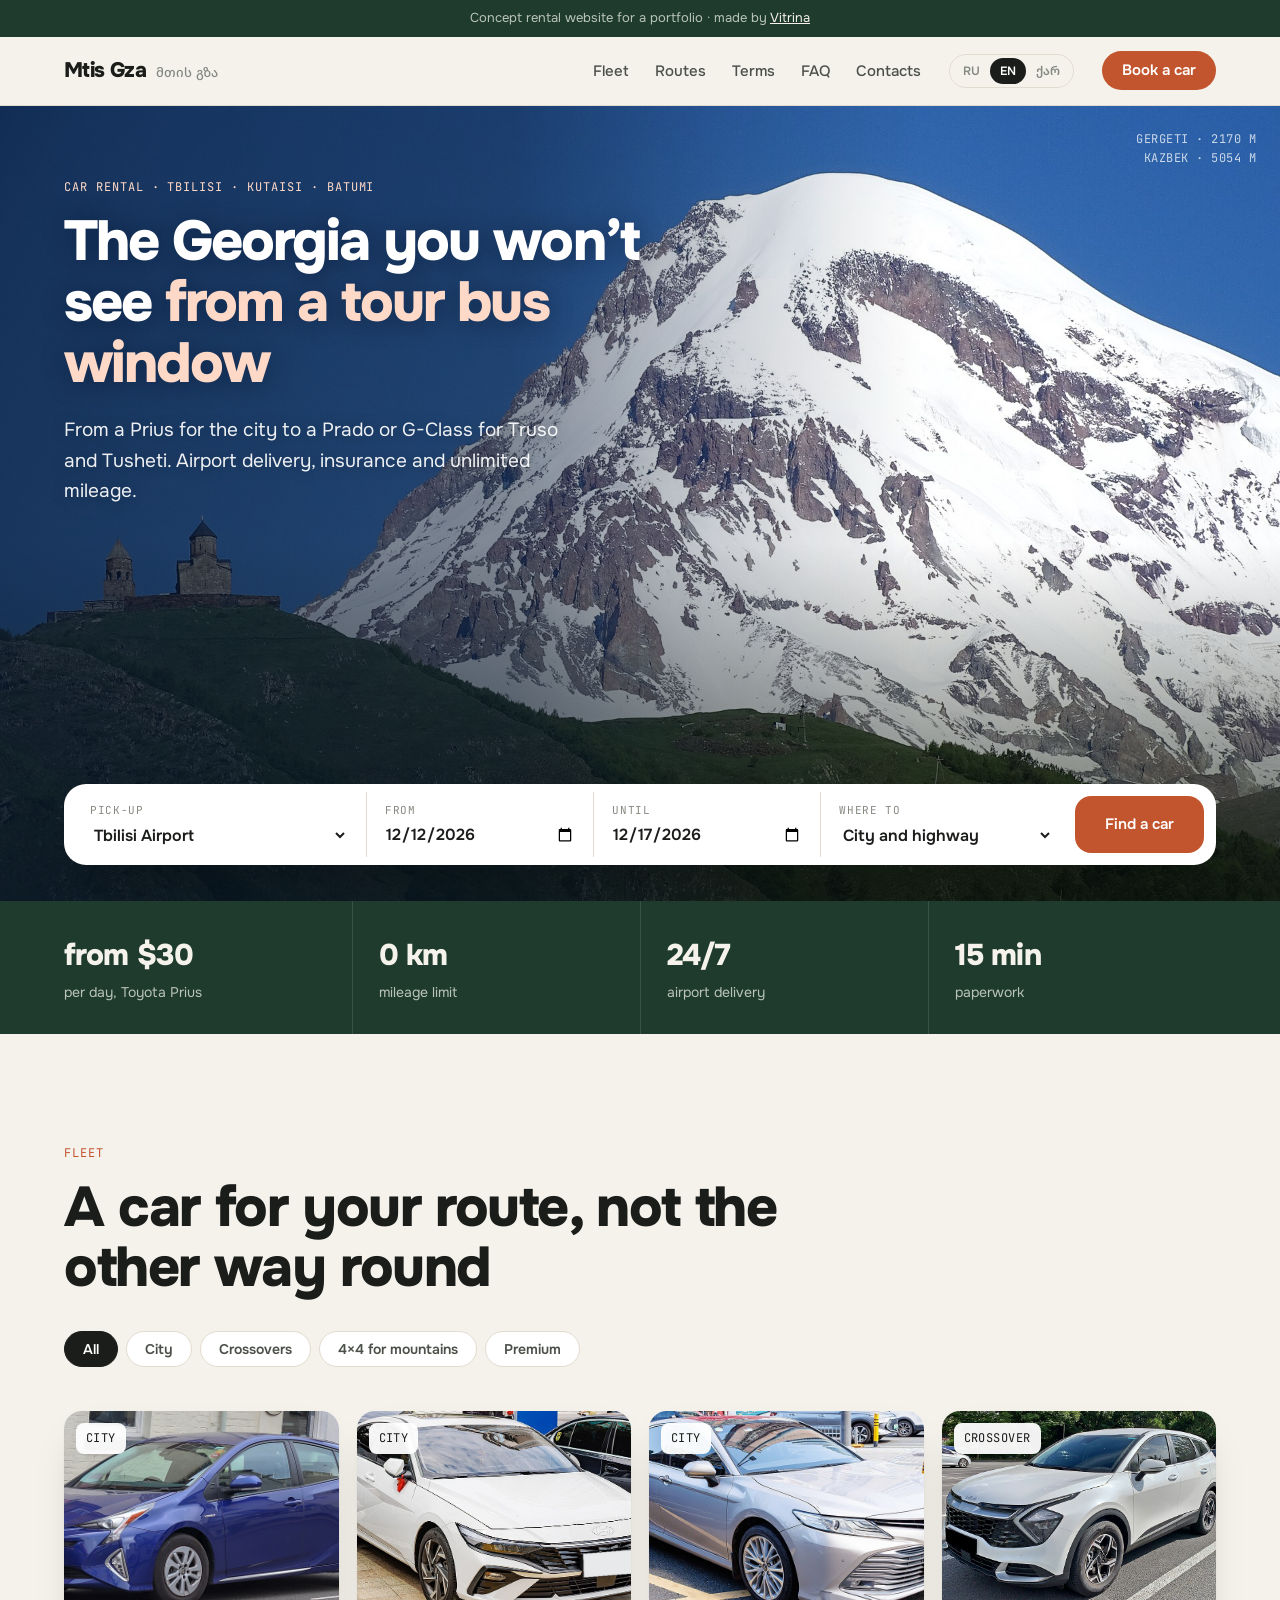
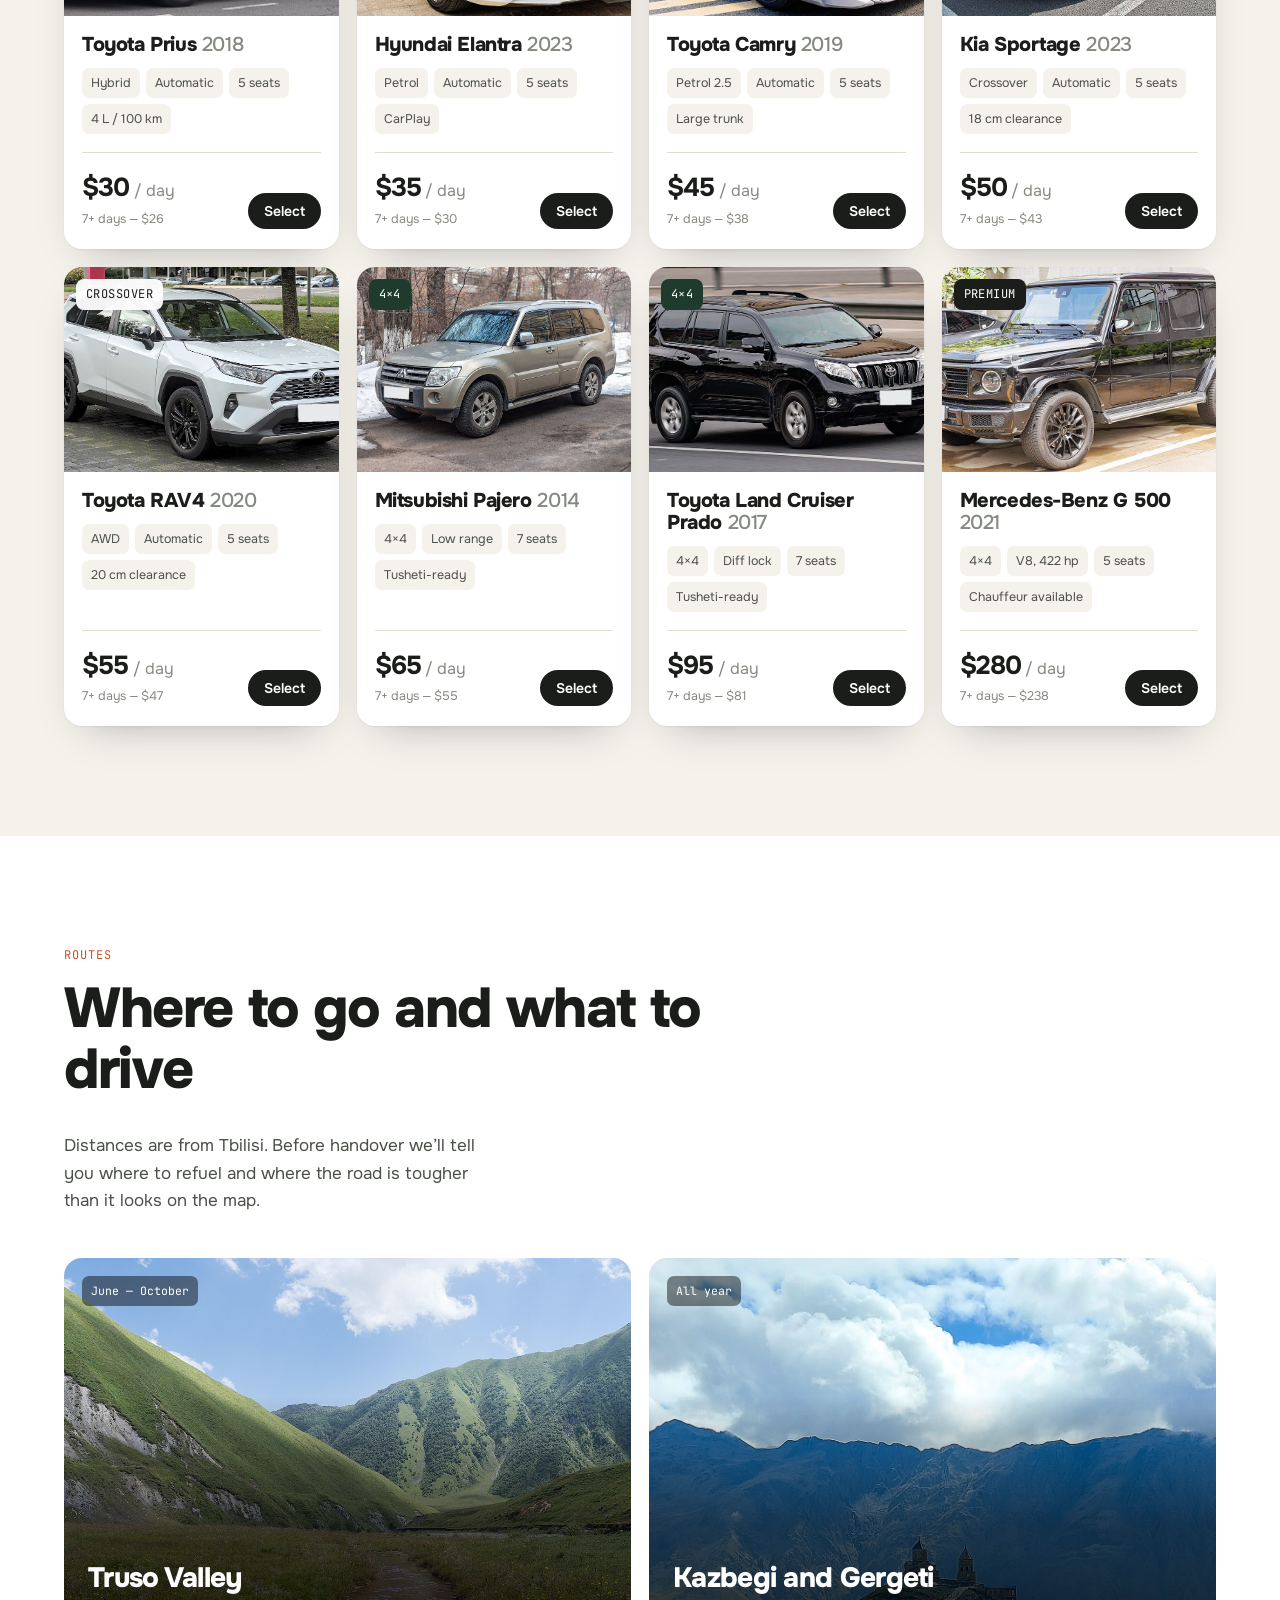
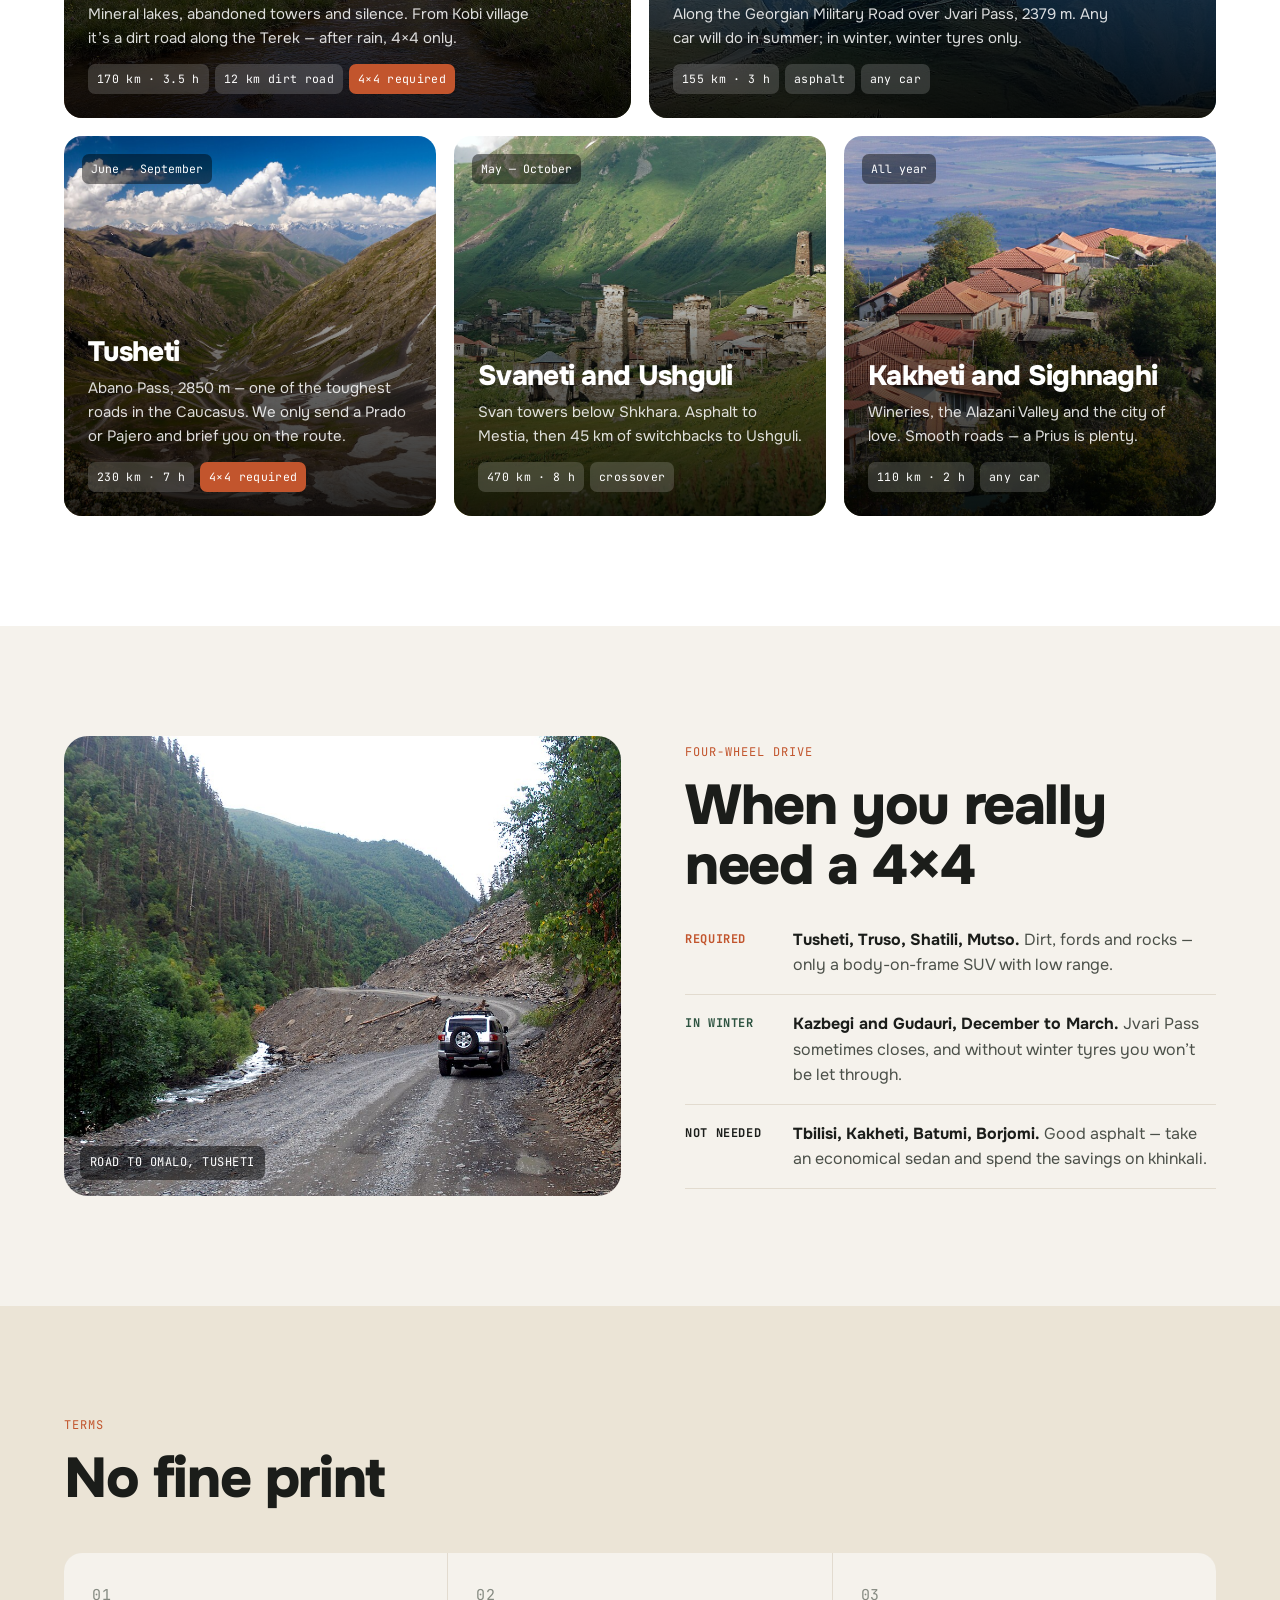
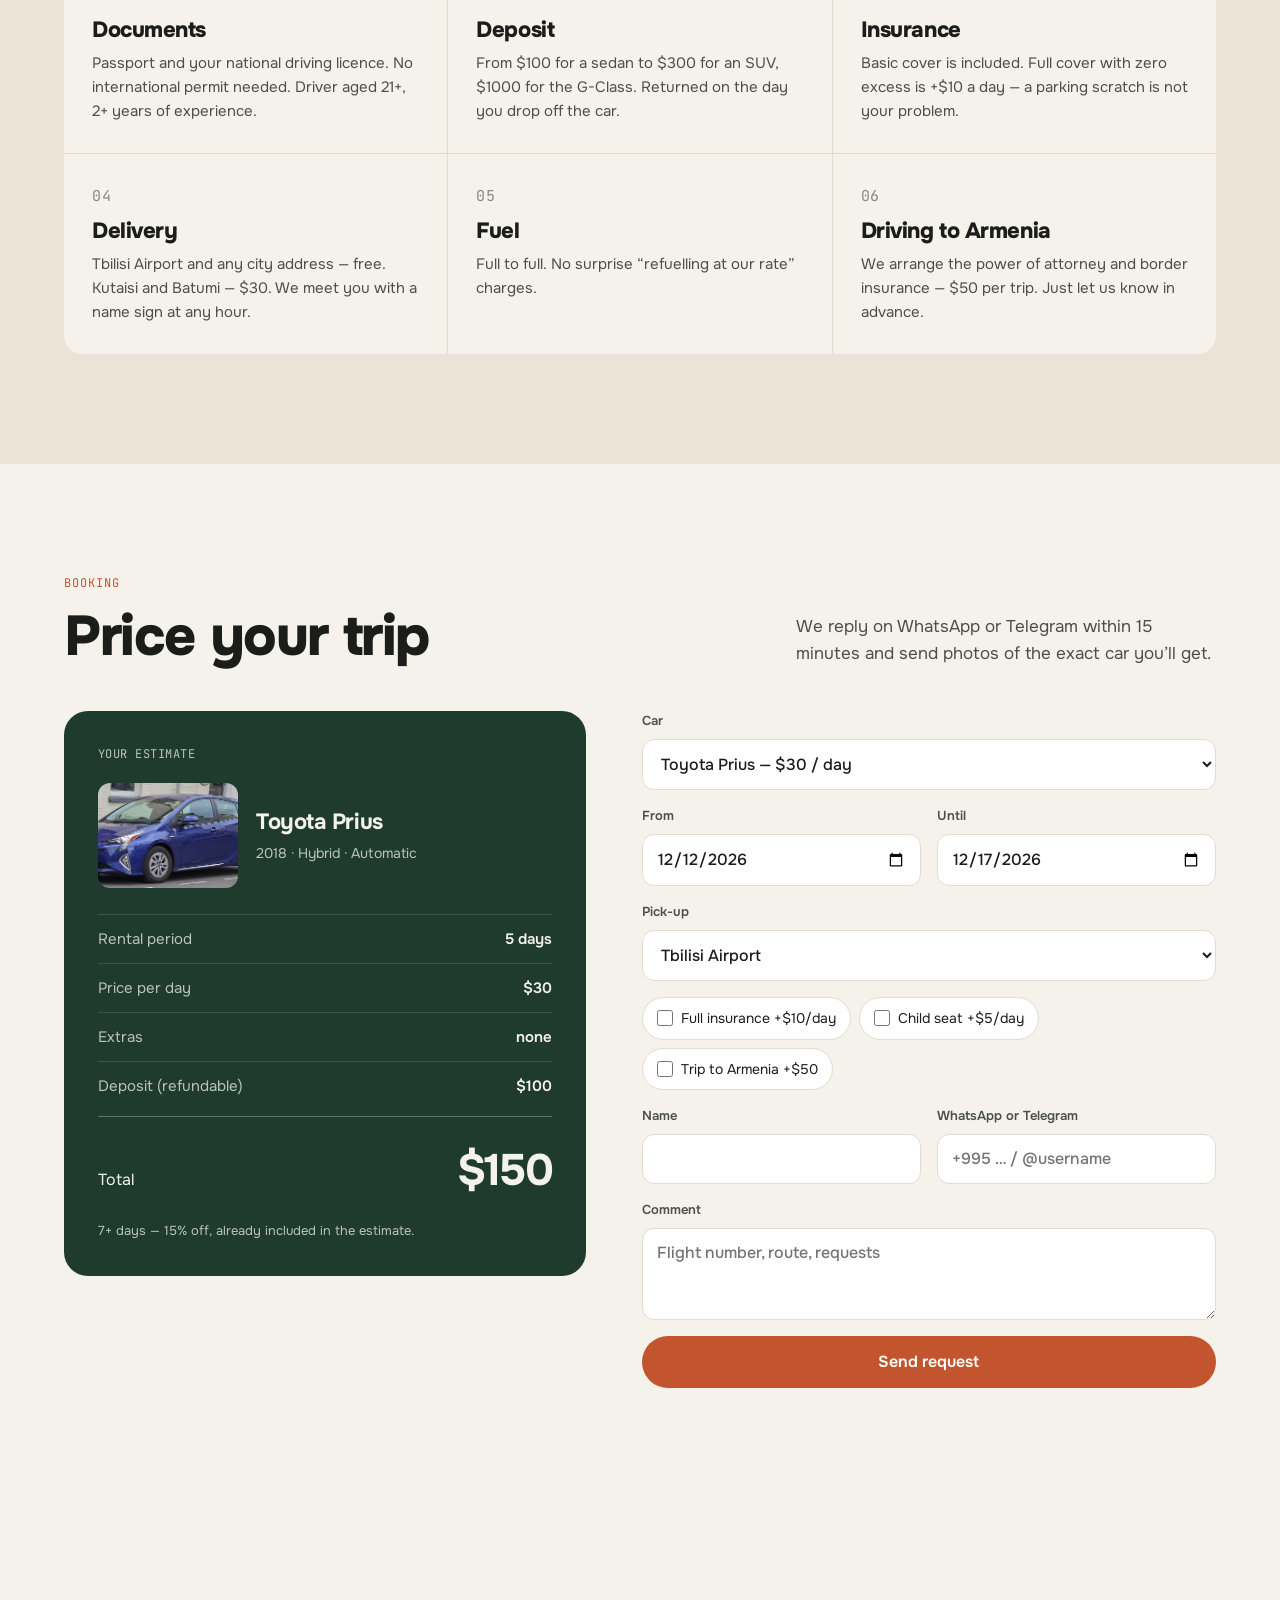
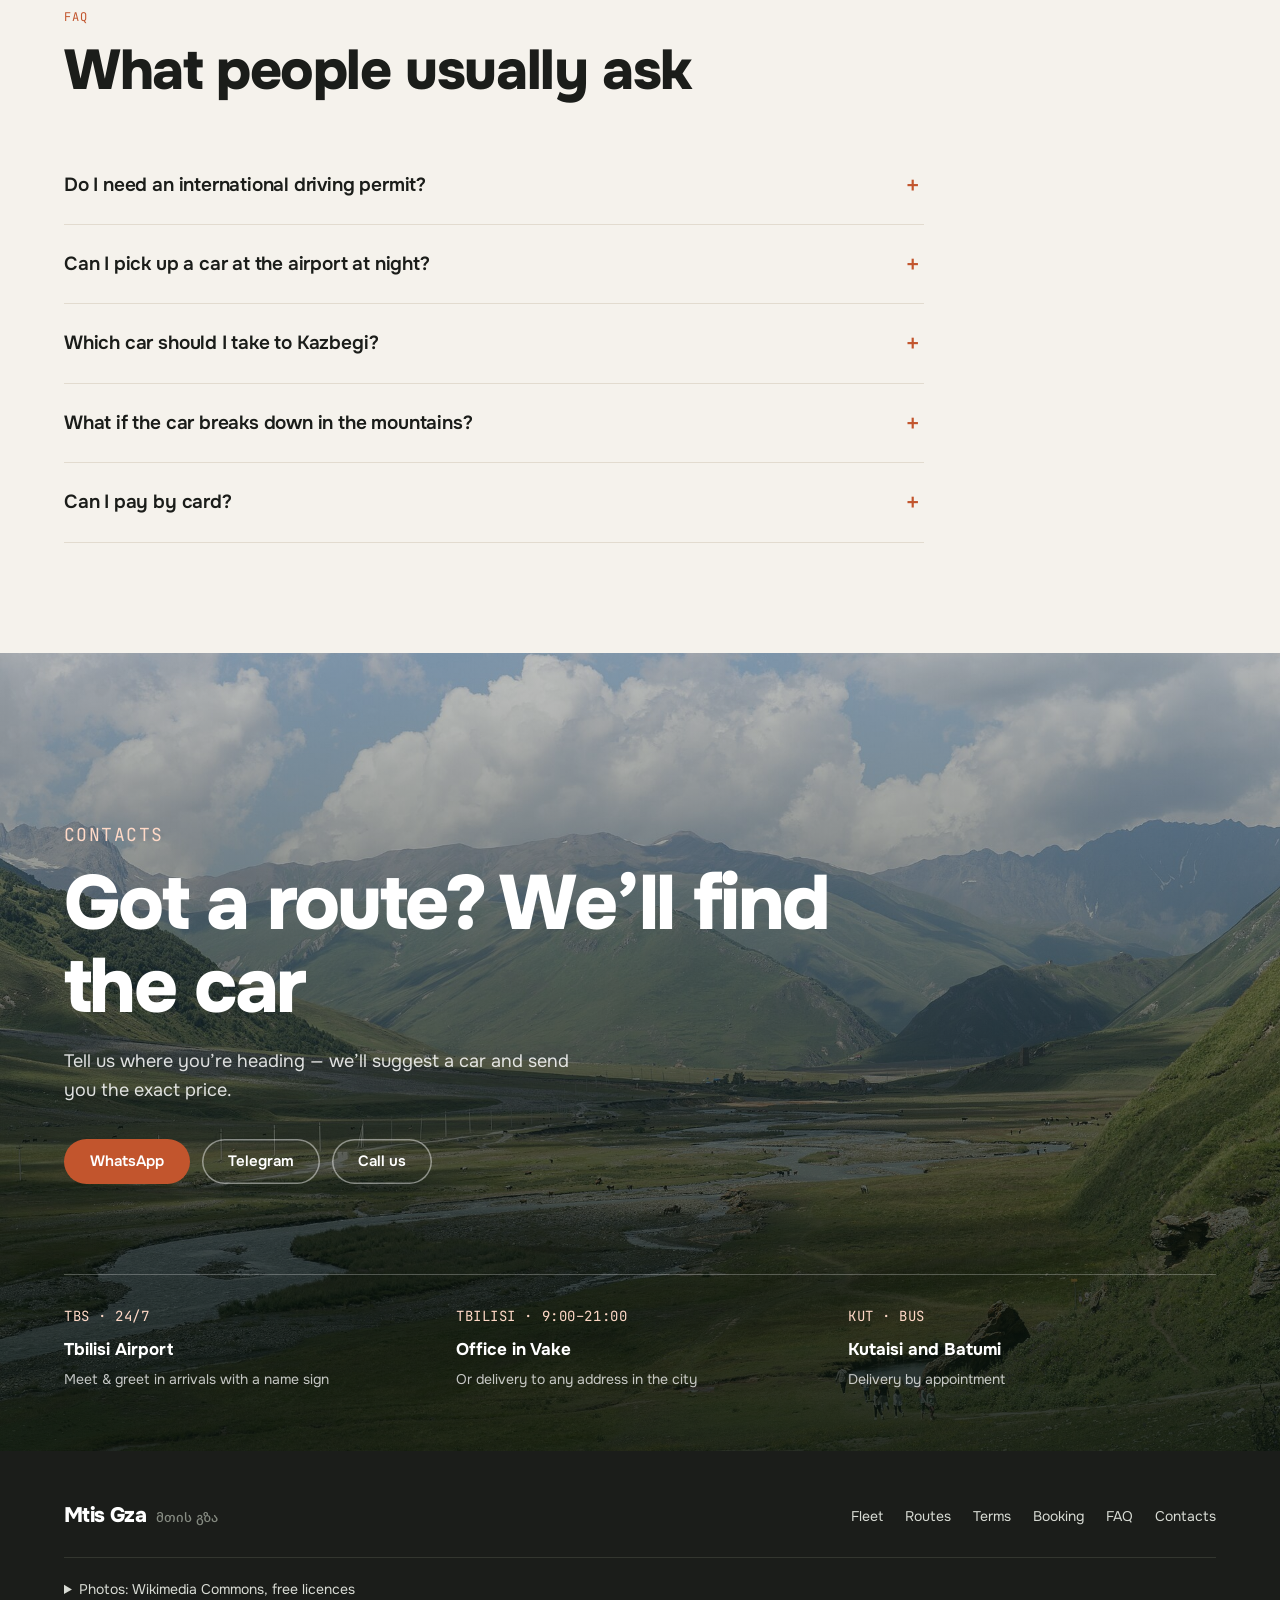
<file: work/mtis-gza/index.html>
<!doctype html>
<html lang="ru">
<head>
<meta charset="utf-8">
<meta name="viewport" content="width=device-width, initial-scale=1">
<title>Mtis Gza — аренда авто в Грузии</title>
<meta name="description" content="Аренда автомобилей в Грузии: от Toyota Prius до Land Cruiser Prado и Mercedes G-класса. Подача в аэропорты Тбилиси и Кутаиси, безлимитный пробег, машины для Казбеги, Трусо и Тушети.">
<meta name="robots" content="noindex">
<link rel="icon" href="data:image/svg+xml,<svg xmlns='http://www.w3.org/2000/svg' viewBox='0 0 32 32'><rect width='32' height='32' rx='8' fill='%231f3b2d'/><path d='M5 24 13 11l5 7 3-4 6 10z' fill='%23f5f2ec'/></svg>">
<link rel="preconnect" href="https://fonts.googleapis.com">
<link rel="preconnect" href="https://fonts.gstatic.com" crossorigin>
<link href="https://fonts.googleapis.com/css2?family=Onest:wght@400;500;600;700;800&family=JetBrains+Mono:wght@500&family=Noto+Sans+Georgian:wght@400;500;600;700;800&display=swap" rel="stylesheet">
<style>
  :root {
    --bg: #f5f2ec; --surface: #fff; --sand: #ebe4d6; --ink: #1b1d1a; --ink-2: #4b5049; --muted: #858a81; --line: #e2dbcf;
    --green: #1f3b2d; --green-2: #2d5340; --accent: #c2552d; --accent-dark: #a2441f;
    --on-dark: #f5f2ec; --on-dark-2: #b9c4b9;
    --font: "Onest", "Noto Sans Georgian", system-ui, sans-serif; --mono: "JetBrains Mono", "Noto Sans Georgian", ui-monospace, monospace;
    --radius: 18px; --wrap: 1200px;
    --shadow: 0 1px 2px rgba(27,29,26,.05), 0 18px 40px -22px rgba(27,29,26,.35);
  }
  *, *::before, *::after { box-sizing: border-box; }
  html { scroll-behavior: smooth; scroll-padding-top: 76px; }
  body { margin: 0; background: var(--bg); color: var(--ink); font: 16px/1.6 var(--font); -webkit-font-smoothing: antialiased; }
  img { display: block; max-width: 100%; }
  a { color: inherit; }
  h1, h2, h3 { margin: 0; line-height: 1.08; letter-spacing: -.025em; font-weight: 800; }
  p { margin: 0; }
  .wrap { max-width: var(--wrap); margin: 0 auto; padding: 0 24px; }
  .mono { font-family: var(--mono); font-size: 12px; letter-spacing: .04em; text-transform: uppercase; }
  .eyebrow { font-family: var(--mono); font-size: 12px; letter-spacing: .08em; text-transform: uppercase; color: var(--accent); margin-bottom: 14px; }
  .section { padding: 110px 0; }
  .section-head { display: flex; justify-content: space-between; align-items: end; gap: 32px; margin-bottom: 44px; flex-wrap: wrap; }
  .section-title { font-size: clamp(34px, 4.6vw, 56px); max-width: 720px; }
  .section-lead { color: var(--ink-2); max-width: 420px; font-size: 17px; }

  .btn { display: inline-flex; align-items: center; justify-content: center; gap: 10px; padding: 15px 26px; border-radius: 999px; font: 600 15px/1 var(--font);
         text-decoration: none; border: 0; cursor: pointer; transition: background .2s, transform .2s, color .2s; white-space: nowrap; }
  .btn:active { transform: translateY(1px); }
  .btn-primary { background: var(--accent); color: #fff; }
  .btn-primary:hover { background: var(--accent-dark); }
  .btn-dark { background: var(--ink); color: #fff; }
  .btn-dark:hover { background: var(--green); }
  .btn-ghost { background: transparent; color: var(--ink); box-shadow: inset 0 0 0 1.5px var(--line); }
  .btn-ghost:hover { box-shadow: inset 0 0 0 1.5px var(--ink); }

  /* Плашка концепта */
  .draft-bar { background: var(--green); color: var(--on-dark-2); font-size: 13px; text-align: center; padding: 8px 16px; }
  .draft-bar a { color: var(--on-dark); }

  /* Шапка */
  .header { position: sticky; top: 0; z-index: 50; background: rgba(245,242,236,.88); backdrop-filter: blur(14px); -webkit-backdrop-filter: blur(14px); border-bottom: 1px solid var(--line); }
  .header .wrap { display: flex; align-items: center; gap: 28px; height: 68px; }
  .logo { display: flex; align-items: baseline; gap: 10px; text-decoration: none; font-weight: 800; font-size: 21px; letter-spacing: -.03em; }
  .logo small { font-weight: 500; font-size: 13px; color: var(--muted); letter-spacing: 0; }
  .nav { display: flex; gap: 26px; margin-left: auto; }
  .nav a { text-decoration: none; font-size: 15px; color: var(--ink-2); font-weight: 500; }
  .nav a:hover { color: var(--ink); }
  .lang { display: flex; border: 1.5px solid var(--line); border-radius: 999px; padding: 3px; }
  .lang button { border: 0; background: none; font: 600 12px/1 var(--font); padding: 7px 10px; border-radius: 999px; cursor: pointer; color: var(--muted); }
  .lang button[aria-pressed="true"] { background: var(--ink); color: #fff; }
  /* Грузинский: заглавные (мтаврули) в подписях не нужны, длинные слова переносим */
  html[lang="ka"] .mono, html[lang="ka"] .eyebrow, html[lang="ka"] .quick span, html[lang="ka"] .awd-list b { text-transform: none; letter-spacing: .02em; }
  html[lang="ka"] h1, html[lang="ka"] h2, html[lang="ka"] h3 { letter-spacing: -.01em; overflow-wrap: break-word; }
  .header .btn { padding: 12px 20px; }

  /* Первый экран */
  .hero { position: relative; min-height: max(640px, calc(100vh - 105px)); color: #fff; display: flex; overflow: hidden; }
  .hero > img { position: absolute; inset: 0; width: 100%; height: 100%; object-fit: cover; object-position: 60% 10%; }
  .hero::after { content: ""; position: absolute; inset: 0; background: linear-gradient(90deg, rgba(8,24,48,.66) 0%, rgba(8,24,48,.5) 40%, rgba(8,24,48,.2) 56%, rgba(8,24,48,0) 72%), linear-gradient(180deg, rgba(8,22,40,0) 55%, rgba(10,20,12,.7) 100%); }
  .hero .wrap { position: relative; z-index: 1; width: 100%; padding-top: 72px; padding-bottom: 36px; display: flex; flex-direction: column; justify-content: space-between; gap: 40px; }
  .hero h1 { font-size: clamp(40px, 4.4vw, 64px); max-width: 640px; letter-spacing: -.035em; text-shadow: 0 2px 24px rgba(6,20,40,.45); }
  html[lang="ka"] .hero h1 { font-size: clamp(34px, 3.6vw, 52px); }
  .hero h1 em { font-style: normal; color: #ffd9c7; }
  .hero-lead { font-size: 19px; max-width: 520px; margin-top: 22px; color: rgba(255,255,255,.92); text-shadow: 0 1px 14px rgba(6,20,40,.35); }
  .hero-caption { position: absolute; z-index: 1; right: 24px; top: 24px; color: rgba(255,255,255,.75); text-align: right; }

  .quick { display: grid; grid-template-columns: 1.3fr 1fr 1fr 1.1fr auto; gap: 0; background: var(--surface); color: var(--ink); border-radius: 22px; padding: 8px; box-shadow: 0 30px 60px -20px rgba(0,0,0,.45); }
  .quick label { display: flex; flex-direction: column; gap: 4px; padding: 10px 18px; border-right: 1px solid var(--line); min-width: 0; }
  .quick label:nth-last-of-type(1) { border-right: 0; }
  .quick span { font-family: var(--mono); font-size: 11px; text-transform: uppercase; letter-spacing: .06em; color: var(--muted); }
  .quick select, .quick input { border: 0; padding: 0; font: 600 16px/1.3 var(--font); color: var(--ink); background: transparent; width: 100%; min-width: 0; outline: none; }
  .quick .btn { margin: 4px; padding: 0 30px; border-radius: 16px; }

  /* Факты */
  .facts { background: var(--green); color: var(--on-dark); }
  .facts .wrap { display: grid; grid-template-columns: repeat(4, 1fr); }
  .fact { padding: 30px 26px; border-left: 1px solid rgba(255,255,255,.12); }
  .fact:first-child { border-left: 0; padding-left: 0; }
  .fact b { display: block; font-size: 30px; letter-spacing: -.03em; font-weight: 800; }
  .fact span { color: var(--on-dark-2); font-size: 14px; }

  /* Автопарк */
  .filters { display: flex; gap: 8px; flex-wrap: wrap; }
  .filter { border: 1.5px solid var(--line); background: var(--surface); padding: 10px 18px; border-radius: 999px; font: 600 14px/1 var(--font); cursor: pointer; color: var(--ink-2); }
  .filter.active { background: var(--ink); border-color: var(--ink); color: #fff; }
  .fleet { display: grid; grid-template-columns: repeat(4, 1fr); gap: 18px; }
  .car { background: var(--surface); border-radius: var(--radius); overflow: hidden; display: flex; flex-direction: column; box-shadow: var(--shadow); transition: transform .25s; }
  .car:hover { transform: translateY(-4px); }
  .car.hidden { display: none; }
  .car-photo { position: relative; aspect-ratio: 4 / 3; overflow: hidden; background: var(--sand); }
  .car-photo img { width: 100%; height: 100%; object-fit: cover; }
  .car-class { position: absolute; left: 12px; top: 12px; background: rgba(255,255,255,.94); color: var(--ink); padding: 6px 10px; border-radius: 8px; }
  .car-class.x4 { background: var(--green); color: #fff; }
  .car-class.lux { background: var(--ink); color: #fff; }
  .car-body { padding: 18px 18px 20px; display: flex; flex-direction: column; flex: 1; }
  .car h3 { font-size: 20px; letter-spacing: -.02em; }
  .car-year { color: var(--muted); font-weight: 500; }
  .specs { display: flex; flex-wrap: wrap; gap: 6px; margin: 12px 0 18px; padding: 0; list-style: none; }
  .specs li { font-size: 12.5px; color: var(--ink-2); background: var(--bg); padding: 5px 9px; border-radius: 7px; }
  .car-price { margin-top: auto; display: flex; align-items: end; justify-content: space-between; gap: 10px; border-top: 1px solid var(--line); padding-top: 14px; }
  .car-price b { font-size: 26px; letter-spacing: -.03em; }
  .car-price small { display: block; color: var(--muted); font-size: 12.5px; }
  .car-price .btn { padding: 11px 16px; font-size: 14px; }

  /* Маршруты */
  .routes-section { background: var(--surface); }
  .routes { display: grid; grid-template-columns: repeat(6, 1fr); gap: 18px; }
  .route { position: relative; border-radius: var(--radius); overflow: hidden; color: #fff; min-height: 380px; display: flex; align-items: flex-end; grid-column: span 2; }
  .route.big { grid-column: span 3; min-height: 460px; }
  .route img { position: absolute; inset: 0; width: 100%; height: 100%; object-fit: cover; transition: transform .6s; }
  .route:hover img { transform: scale(1.04); }
  .route::after { content: ""; position: absolute; inset: 0; background: linear-gradient(180deg, rgba(0,0,0,0) 30%, rgba(0,0,0,.55) 58%, rgba(0,0,0,.85) 100%); }
  .route-body { position: relative; z-index: 1; padding: 24px; width: 100%; }
  .route h3 { font-size: 28px; }
  .route p { color: rgba(255,255,255,.85); font-size: 15px; margin-top: 8px; max-width: 460px; }
  .route-meta { display: flex; gap: 6px; flex-wrap: wrap; margin-top: 14px; }
  .route-meta span { font-family: var(--mono); font-size: 11.5px; letter-spacing: .03em; background: rgba(255,255,255,.16); backdrop-filter: blur(6px); padding: 6px 9px; border-radius: 7px; }
  .route-meta .need { background: var(--accent); }
  .route-tag { position: absolute; z-index: 1; top: 18px; left: 18px; font-family: var(--mono); font-size: 11.5px; background: rgba(0,0,0,.45); padding: 6px 9px; border-radius: 7px; }

  /* Полный привод */
  .awd { display: grid; grid-template-columns: 1.05fr 1fr; gap: 64px; align-items: center; }
  .awd-photo { position: relative; border-radius: 24px; overflow: hidden; aspect-ratio: 4 / 3.3; }
  .awd-photo img { width: 100%; height: 100%; object-fit: cover; }
  .awd-photo .mono { position: absolute; left: 16px; bottom: 16px; color: #fff; background: rgba(0,0,0,.5); padding: 7px 10px; border-radius: 8px; }
  .awd-list { margin: 30px 0 0; padding: 0; list-style: none; display: grid; gap: 16px; }
  .awd-list li { display: grid; grid-template-columns: 92px 1fr; gap: 16px; padding-bottom: 16px; border-bottom: 1px solid var(--line); }
  .awd-list b { font-family: var(--mono); font-size: 12px; text-transform: uppercase; letter-spacing: .05em; padding-top: 3px; }
  .awd-list .yes { color: var(--accent); }
  .awd-list .ok { color: var(--green-2); }
  .awd-list span { color: var(--ink-2); }
  .awd-list strong { color: var(--ink); }

  /* Условия */
  .terms-section { background: var(--sand); }
  .terms { display: grid; grid-template-columns: repeat(3, 1fr); gap: 1px; background: var(--line); border-radius: var(--radius); overflow: hidden; }
  .term { background: var(--bg); padding: 30px 28px; }
  .term .mono { color: var(--muted); }
  .term h3 { font-size: 22px; margin: 12px 0 8px; letter-spacing: -.02em; }
  .term p { color: var(--ink-2); font-size: 15px; }

  /* Бронирование */
  .book { display: grid; grid-template-columns: 1fr 1.1fr; gap: 56px; align-items: start; }
  .calc { background: var(--green); color: var(--on-dark); border-radius: 24px; padding: 34px; position: sticky; top: 96px; }
  .calc .mono { color: var(--on-dark-2); }
  .calc-car { display: flex; gap: 18px; align-items: center; margin: 18px 0 26px; }
  .calc-car img { width: 140px; aspect-ratio: 4/3; object-fit: cover; border-radius: 12px; }
  .calc-car b { font-size: 22px; display: block; letter-spacing: -.02em; }
  .calc-car span { color: var(--on-dark-2); font-size: 14px; }
  .calc-row { display: flex; justify-content: space-between; padding: 12px 0; border-top: 1px solid rgba(255,255,255,.12); font-size: 15px; color: var(--on-dark-2); }
  .calc-row b { color: var(--on-dark); font-weight: 600; }
  .calc-total { display: flex; justify-content: space-between; align-items: baseline; padding-top: 18px; margin-top: 6px; border-top: 1px solid rgba(255,255,255,.3); }
  .calc-total b { font-size: 44px; letter-spacing: -.04em; }
  .calc-note { margin-top: 16px; font-size: 13px; color: var(--on-dark-2); }
  .form { display: grid; grid-template-columns: 1fr 1fr; gap: 16px; }
  .field { display: flex; flex-direction: column; gap: 7px; }
  .field.full { grid-column: 1 / -1; }
  .field > span { font-size: 13px; font-weight: 600; color: var(--ink-2); }
  .field input, .field select, .field textarea { font: 500 16px/1.4 var(--font); color: var(--ink); background: var(--surface); border: 1.5px solid var(--line); border-radius: 12px; padding: 13px 14px; width: 100%; outline: none; transition: border-color .2s; }
  .field input:focus, .field select:focus, .field textarea:focus { border-color: var(--ink); }
  .field textarea { resize: vertical; min-height: 92px; }
  .extras { grid-column: 1 / -1; display: flex; flex-wrap: wrap; gap: 8px; }
  .extras label { display: flex; align-items: center; gap: 8px; background: var(--surface); border: 1.5px solid var(--line); border-radius: 999px; padding: 9px 14px; font-size: 14px; cursor: pointer; }
  .extras input { accent-color: var(--accent); width: 16px; height: 16px; margin: 0; }
  .form .btn { grid-column: 1 / -1; padding: 18px; font-size: 16px; }
  .form-ok { grid-column: 1 / -1; display: none; background: #e6efe8; color: var(--green); border-radius: 12px; padding: 16px 18px; font-size: 15px; }
  .form-ok.show { display: block; }

  /* Вопросы */
  .faq { max-width: 860px; }
  .faq details { border-bottom: 1px solid var(--line); }
  .faq summary { list-style: none; cursor: pointer; padding: 24px 40px 24px 0; font-size: 19px; font-weight: 600; letter-spacing: -.01em; position: relative; }
  .faq summary::-webkit-details-marker { display: none; }
  .faq summary::after { content: "+"; position: absolute; right: 4px; top: 18px; font-size: 28px; font-weight: 400; color: var(--accent); transition: transform .2s; }
  .faq details[open] summary::after { transform: rotate(45deg); }
  .faq details p { padding: 0 40px 24px 0; color: var(--ink-2); }

  /* Финал */
  .final { position: relative; color: #fff; padding: 150px 0 60px; overflow: hidden; }
  .final > img { position: absolute; inset: 0; width: 100%; height: 100%; object-fit: cover; }
  .final::after { content: ""; position: absolute; inset: 0; background: linear-gradient(180deg, rgba(10,20,14,.25), rgba(10,20,14,.85)); }
  .final .wrap { position: relative; z-index: 1; }
  .final h2 { font-size: clamp(40px, 6vw, 80px); max-width: 820px; letter-spacing: -.035em; }
  .final p { font-size: 18px; color: rgba(255,255,255,.85); margin-top: 18px; max-width: 520px; }
  .contacts { display: flex; gap: 12px; flex-wrap: wrap; margin-top: 34px; }
  .contacts .btn-ghost { color: #fff; box-shadow: inset 0 0 0 1.5px rgba(255,255,255,.45); }
  .contacts .btn-ghost:hover { box-shadow: inset 0 0 0 1.5px #fff; }
  .offices { display: grid; grid-template-columns: repeat(3, 1fr); gap: 24px; margin-top: 90px; padding-top: 28px; border-top: 1px solid rgba(255,255,255,.25); }
  .offices b { display: block; font-size: 17px; margin: 8px 0 2px; }
  .offices span { color: rgba(255,255,255,.75); font-size: 14px; }
  .offices .mono { color: #ffd9c7; }

  /* Подвал */
  .footer { background: var(--ink); color: #a9ada6; padding: 48px 0 40px; font-size: 14px; }
  .footer .wrap { display: grid; grid-template-columns: 1fr auto; gap: 24px 48px; }
  .footer .logo { color: #fff; }
  .footer-nav { display: flex; gap: 22px; flex-wrap: wrap; align-items: center; }
  .footer-nav a { text-decoration: none; color: #d8dbd4; }
  .footer-nav a:hover { color: #fff; }
  .credits { grid-column: 1 / -1; border-top: 1px solid #33362f; padding-top: 20px; }
  .credits summary { cursor: pointer; color: #d8dbd4; }
  .credits ul { margin: 14px 0 0; padding: 0; list-style: none; columns: 2; column-gap: 40px; font-size: 12.5px; line-height: 1.7; }
  .credits a { color: #c9ccc5; }

  @media (max-width: 1080px) {
    .fleet { grid-template-columns: repeat(2, 1fr); }
    .nav { display: none; }
    .header .lang { margin-left: auto; }
    .lang button { padding: 11px 14px; font-size: 13px; }
    .quick { grid-template-columns: 1fr 1fr; }
    .quick label { border-right: 0; border-bottom: 1px solid var(--line); }
    .quick .btn { grid-column: 1 / -1; padding: 18px; }
    .routes { grid-template-columns: 1fr 1fr; }
    .route, .route.big { grid-column: span 1; min-height: 360px; }
    .awd, .book { grid-template-columns: 1fr; gap: 40px; }
    .calc { position: static; }
    .terms { grid-template-columns: 1fr 1fr; }
  }
  @media (max-width: 680px) {
    .wrap { padding: 0 16px; }
    .section { padding: 76px 0; }
    .header .wrap { gap: 12px; height: 60px; }
    .logo small { display: none; }
    .header .btn { display: none; }
    .hero { min-height: auto; }
    .hero .wrap { padding-top: 48px; padding-bottom: 16px; gap: 36px; }
    .hero > img { object-position: 22% 0%; }
    .hero::after { background: linear-gradient(180deg, rgba(8,24,48,.45) 0%, rgba(8,24,48,.4) 50%, rgba(10,20,12,.8) 100%); }
    .hero-lead { font-size: 17px; }
    .hero-caption { display: none; }
    .quick { grid-template-columns: 1fr; border-radius: 18px; }
    .facts .wrap { grid-template-columns: 1fr 1fr; }
    .fact { padding: 22px 0; border-left: 0; border-top: 1px solid rgba(255,255,255,.12); }
    .fact:nth-child(-n+2) { border-top: 0; }
    .fact b { font-size: 24px; }
    .filters { flex-wrap: nowrap; overflow-x: auto; margin: 0 -16px; padding: 0 16px 4px; scrollbar-width: none; }
    .filter { flex: none; }
    .fleet { grid-template-columns: 1fr; }
    .car-photo { aspect-ratio: 16 / 10; }
    .routes { grid-template-columns: 1fr; }
    .route, .route.big { min-height: 340px; }
    .route h3 { font-size: 24px; }
    .terms { grid-template-columns: 1fr; }
    .form { grid-template-columns: 1fr; }
    .calc { padding: 24px; }
    .calc-car img { width: 110px; }
    .calc-total b { font-size: 36px; }
    .awd-list li { grid-template-columns: 1fr; gap: 4px; }
    .offices { grid-template-columns: 1fr; margin-top: 56px; }
    .final { padding: 100px 0 48px; }
    .footer .wrap { grid-template-columns: 1fr; }
    .credits ul { columns: 1; }
  }
</style>
</head>
<body>

<div class="draft-bar" data-i18n="draft">Концепт-сайт проката для портфолио · сделано в <a href="https://vitrina-web.com" target="_blank" rel="noopener">Витрине</a></div>

<header class="header">
  <div class="wrap">
    <a href="#top" class="logo">Mtis Gza <small>მთის გზა</small></a>
    <nav class="nav">
      <a href="#fleet" data-i18n="nav.fleet">Автопарк</a>
      <a href="#routes" data-i18n="nav.routes">Маршруты</a>
      <a href="#terms" data-i18n="nav.terms">Условия</a>
      <a href="#faq" data-i18n="nav.faq">Вопросы</a>
      <a href="#contacts" data-i18n="nav.contacts">Контакты</a>
    </nav>
    <div class="lang" role="group" aria-label="Язык">
      <button type="button" data-lang="ru">RU</button>
      <button type="button" data-lang="en">EN</button>
      <button type="button" data-lang="ka" lang="ka">ქარ</button>
    </div>
    <a href="#book" class="btn btn-primary" data-i18n="cta.book">Забронировать</a>
  </div>
</header>

<main id="top">
  <section class="hero">
    <img src="images/hero-kazbek.jpg" alt="Церковь Гергети и гора Казбек" data-i18n-alt="alt.hero" fetchpriority="high">
    <div class="hero-caption mono" data-i18n="hero.caption">Гергети · 2170 м<br>Казбек · 5054 м</div>
    <div class="wrap">
      <div class="hero-top">
        <p class="eyebrow" style="color:#ffd9c7" data-i18n="hero.eyebrow">Аренда авто · Тбилиси · Кутаиси · Батуми</p>
        <h1 data-i18n="hero.title">Грузия, которую не видно <em>из окна экскурсионного автобуса</em></h1>
        <p class="hero-lead" data-i18n="hero.lead">От Prius для города до Prado и G-класса для Трусо и Тушети. Подача в аэропорт, страховка и пробег без лимита.</p>
      </div>
      <form class="quick" id="quick">
        <label><span data-i18n="q.place">Где забрать</span>
          <select id="q-place">
            <option value="tbs" data-i18n="place.tbs">Аэропорт Тбилиси</option>
            <option value="tbilisi" data-i18n="place.tbilisi">Тбилиси, по адресу</option>
            <option value="kut" data-i18n="place.kut">Аэропорт Кутаиси</option>
            <option value="bus" data-i18n="place.bus">Батуми</option>
          </select></label>
        <label><span data-i18n="q.from">Получение</span><input type="date" id="q-from"></label>
        <label><span data-i18n="q.to">Возврат</span><input type="date" id="q-to"></label>
        <label><span data-i18n="q.trip">Куда едете</span>
          <select id="q-trip">
            <option value="all" data-i18n="trip.city">Город и трасса</option>
            <option value="x4" data-i18n="trip.mountains">Горы: Трусо, Тушети</option>
            <option value="lux" data-i18n="trip.lux">Хочу G-класс</option>
          </select></label>
        <button class="btn btn-primary" type="submit" data-i18n="q.go">Подобрать</button>
      </form>
    </div>
  </section>

  <section class="facts" aria-label="Коротко">
    <div class="wrap">
      <div class="fact"><b data-i18n="f1.b">от $30</b><span data-i18n="f1.s">в сутки, Toyota Prius</span></div>
      <div class="fact"><b data-i18n="f2.b">0 км</b><span data-i18n="f2.s">лимита пробега</span></div>
      <div class="fact"><b data-i18n="f3.b">24/7</b><span data-i18n="f3.s">подача в аэропорт</span></div>
      <div class="fact"><b data-i18n="f4.b">15 минут</b><span data-i18n="f4.s">на оформление</span></div>
    </div>
  </section>

  <section class="section" id="fleet">
    <div class="wrap">
      <div class="section-head">
        <div>
          <p class="eyebrow" data-i18n="fleet.eyebrow">Автопарк</p>
          <h2 class="section-title" data-i18n="fleet.title">Машина под маршрут, а не наоборот</h2>
        </div>
        <div class="filters" role="group">
          <button class="filter active" data-filter="all" data-i18n="filter.all">Все</button>
          <button class="filter" data-filter="city" data-i18n="filter.city">Для города</button>
          <button class="filter" data-filter="suv" data-i18n="filter.suv">Кроссоверы</button>
          <button class="filter" data-filter="x4" data-i18n="filter.x4">4×4 для гор</button>
          <button class="filter" data-filter="lux" data-i18n="filter.lux">Премиум</button>
        </div>
      </div>
      <div class="fleet" id="fleet-grid"></div>
    </div>
  </section>

  <section class="section routes-section" id="routes">
    <div class="wrap">
      <div class="section-head">
        <div>
          <p class="eyebrow" data-i18n="routes.eyebrow">Маршруты</p>
          <h2 class="section-title" data-i18n="routes.title">Куда ехать и на чём</h2>
        </div>
        <p class="section-lead" data-i18n="routes.lead">Расстояния — от Тбилиси. Перед выдачей подскажем, где заправиться и где дорога сложнее, чем кажется по карте.</p>
      </div>
      <div class="routes">
        <article class="route big">
          <img src="images/truso.jpg" alt="Долина Трусо" data-i18n-alt="alt.truso" loading="lazy">
          <span class="route-tag" data-i18n="r1.tag">Июнь — октябрь</span>
          <div class="route-body">
            <h3 data-i18n="r1.title">Долина Трусо</h3>
            <p data-i18n="r1.text">Минеральные озёра, заброшенные башни и тишина. От села Коби — грунтовка вдоль Терека, после дождя только на полном приводе.</p>
            <div class="route-meta"><span data-i18n="r1.m1">170 км · 3,5 ч</span><span data-i18n="r1.m2">грунт 12 км</span><span class="need" data-i18n="need.x4">нужен 4×4</span></div>
          </div>
        </article>
        <article class="route big">
          <img src="images/gergeti.jpg" alt="Церковь Гергети" data-i18n-alt="alt.gergeti" loading="lazy">
          <span class="route-tag" data-i18n="r2.tag">Круглый год</span>
          <div class="route-body">
            <h3 data-i18n="r2.title">Казбеги и Гергети</h3>
            <p data-i18n="r2.text">По Военно-Грузинской дороге через перевал Джвари, 2379 м. Летом доедет любая машина, зимой — только с зимней резиной.</p>
            <div class="route-meta"><span data-i18n="r2.m1">155 км · 3 ч</span><span data-i18n="r2.m2">асфальт</span><span data-i18n="need.any">любая машина</span></div>
          </div>
        </article>
        <article class="route">
          <img src="images/tusheti-pass.jpg" alt="Перевал Абано, Тушети" data-i18n-alt="alt.tusheti" loading="lazy">
          <span class="route-tag" data-i18n="r3.tag">Июнь — сентябрь</span>
          <div class="route-body">
            <h3 data-i18n="r3.title">Тушети</h3>
            <p data-i18n="r3.text">Перевал Абано, 2850 м — одна из самых сложных дорог Кавказа. Даём только Prado и Pajero и рассказываем, как ехать.</p>
            <div class="route-meta"><span data-i18n="r3.m1">230 км · 7 ч</span><span class="need" data-i18n="need.x4">нужен 4×4</span></div>
          </div>
        </article>
        <article class="route">
          <img src="images/ushguli.jpg" alt="Ушгули, Сванетия" data-i18n-alt="alt.ushguli" loading="lazy">
          <span class="route-tag" data-i18n="r4.tag">Май — октябрь</span>
          <div class="route-body">
            <h3 data-i18n="r4.title">Сванетия и Ушгули</h3>
            <p data-i18n="r4.text">Сванские башни под Шхарой. До Местии — асфальт, дальше до Ушгули — 45 км серпантина.</p>
            <div class="route-meta"><span data-i18n="r4.m1">470 км · 8 ч</span><span data-i18n="need.suv">кроссовер</span></div>
          </div>
        </article>
        <article class="route">
          <img src="images/sighnaghi.jpg" alt="Сигнахи, Кахетия" data-i18n-alt="alt.sighnaghi" loading="lazy">
          <span class="route-tag" data-i18n="r2.tag">Круглый год</span>
          <div class="route-body">
            <h3 data-i18n="r5.title">Кахетия и Сигнахи</h3>
            <p data-i18n="r5.text">Винодельни, Алазанская долина и город любви. Ровная дорога — Prius хватит с запасом.</p>
            <div class="route-meta"><span data-i18n="r5.m1">110 км · 2 ч</span><span data-i18n="need.any">любая машина</span></div>
          </div>
        </article>
      </div>
    </div>
  </section>

  <section class="section">
    <div class="wrap awd">
      <div class="awd-photo">
        <img src="images/tusheti-road.jpg" alt="Грунтовая дорога в Тушети" data-i18n-alt="alt.road" loading="lazy">
        <span class="mono" data-i18n="awd.cap">Дорога на Омало, Тушети</span>
      </div>
      <div>
        <p class="eyebrow" data-i18n="awd.eyebrow">Полный привод</p>
        <h2 class="section-title" data-i18n="awd.title">Когда без 4×4 не обойтись</h2>
        <ul class="awd-list">
          <li><b class="yes" data-i18n="awd.y">нужен</b><span data-i18n="awd.1"><strong>Тушети, Трусо, Шатили, Мутсо.</strong> Грунт, броды и камни — только рамный внедорожник с понижающей передачей.</span></li>
          <li><b class="ok" data-i18n="awd.w">зимой</b><span data-i18n="awd.2"><strong>Казбеги и Гудаури с декабря по март.</strong> Перевал Джвари иногда закрывают, а без зимней резины туда не пускают.</span></li>
          <li><b data-i18n="awd.n">не нужен</b><span data-i18n="awd.3"><strong>Тбилиси, Кахетия, Батуми, Боржоми.</strong> Хороший асфальт — берите экономичный седан и тратьте сэкономленное на хинкали.</span></li>
        </ul>
      </div>
    </div>
  </section>

  <section class="section terms-section" id="terms">
    <div class="wrap">
      <div class="section-head">
        <div>
          <p class="eyebrow" data-i18n="terms.eyebrow">Условия</p>
          <h2 class="section-title" data-i18n="terms.title">Без мелкого шрифта</h2>
        </div>
      </div>
      <div class="terms">
        <div class="term"><p class="mono">01</p><h3 data-i18n="t1.h">Документы</h3><p data-i18n="t1.p">Паспорт и права вашей страны. Международные права не нужны. Водителю от 21 года, стаж от 2 лет.</p></div>
        <div class="term"><p class="mono">02</p><h3 data-i18n="t2.h">Депозит</h3><p data-i18n="t2.p">От $100 за седан до $300 за внедорожник, для G-класса — $1000. Возвращаем в день сдачи машины.</p></div>
        <div class="term"><p class="mono">03</p><h3 data-i18n="t3.h">Страховка</h3><p data-i18n="t3.p">Базовая включена в цену. Полная без франшизы — +$10 в сутки, и царапина на парковке вас не беспокоит.</p></div>
        <div class="term"><p class="mono">04</p><h3 data-i18n="t4.h">Подача</h3><p data-i18n="t4.p">Аэропорт Тбилиси и адрес в городе — бесплатно. Кутаиси и Батуми — $30. Встречаем с табличкой в любое время.</p></div>
        <div class="term"><p class="mono">05</p><h3 data-i18n="t5.h">Топливо</h3><p data-i18n="t5.p">Отдаём с полным баком — возвращаете с полным. Без доплат за «заправку по нашему тарифу».</p></div>
        <div class="term"><p class="mono">06</p><h3 data-i18n="t6.h">Выезд в Армению</h3><p data-i18n="t6.p">Оформляем доверенность и страховку для границы — $50 за поездку. Предупредите заранее.</p></div>
      </div>
    </div>
  </section>

  <section class="section" id="book">
    <div class="wrap">
      <div class="section-head">
        <div>
          <p class="eyebrow" data-i18n="book.eyebrow">Бронирование</p>
          <h2 class="section-title" data-i18n="book.title">Посчитайте поездку</h2>
        </div>
        <p class="section-lead" data-i18n="book.lead">Ответим в WhatsApp или Telegram в течение 15 минут и пришлём фото именно той машины, которую вы получите.</p>
      </div>
      <div class="book">
        <aside class="calc" aria-live="polite">
          <p class="mono" data-i18n="calc.label">Ваш расчёт</p>
          <div class="calc-car"><img id="calc-img" src="images/car-prius.jpg" alt=""><div><b id="calc-name">Toyota Prius</b><span id="calc-spec"></span></div></div>
          <div class="calc-row"><span data-i18n="calc.days">Срок</span><b id="calc-days"></b></div>
          <div class="calc-row"><span data-i18n="calc.rate">Цена в сутки</span><b id="calc-rate"></b></div>
          <div class="calc-row"><span data-i18n="calc.extras">Доп. услуги</span><b id="calc-extras"></b></div>
          <div class="calc-row"><span data-i18n="calc.deposit">Депозит (вернём)</span><b id="calc-deposit"></b></div>
          <div class="calc-total"><span data-i18n="calc.total">Итого</span><b id="calc-total"></b></div>
          <p class="calc-note" data-i18n="calc.note">От 7 суток — скидка 15%, она уже учтена в расчёте.</p>
        </aside>
        <form class="form" id="form">
          <label class="field full"><span data-i18n="form.car">Машина</span><select id="f-car"></select></label>
          <label class="field"><span data-i18n="q.from">Получение</span><input type="date" id="f-from" required></label>
          <label class="field"><span data-i18n="q.to">Возврат</span><input type="date" id="f-to" required></label>
          <label class="field full"><span data-i18n="q.place">Где забрать</span>
            <select id="f-place">
              <option value="tbs" data-i18n="place.tbs">Аэропорт Тбилиси</option>
              <option value="tbilisi" data-i18n="place.tbilisi">Тбилиси, по адресу</option>
              <option value="kut" data-i18n="place.kut">Аэропорт Кутаиси</option>
              <option value="bus" data-i18n="place.bus">Батуми</option>
            </select></label>
          <div class="extras">
            <label><input type="checkbox" data-extra="10"> <span data-i18n="x.ins">Полная страховка +$10/сут</span></label>
            <label><input type="checkbox" data-extra="5"> <span data-i18n="x.seat">Детское кресло +$5/сут</span></label>
            <label><input type="checkbox" data-extra="0" data-once="50"> <span data-i18n="x.arm">Выезд в Армению +$50</span></label>
          </div>
          <label class="field"><span data-i18n="form.name">Имя</span><input type="text" id="f-name" autocomplete="name" required></label>
          <label class="field"><span data-i18n="form.contact">WhatsApp или Telegram</span><input type="text" id="f-contact" placeholder="+995 … / @username" required></label>
          <label class="field full"><span data-i18n="form.comment">Комментарий</span><textarea id="f-comment" data-i18n-ph="form.ph" placeholder="Номер рейса, маршрут, пожелания"></textarea></label>
          <button class="btn btn-primary" type="submit" data-i18n="form.send">Отправить заявку</button>
          <p class="form-ok" id="form-ok" data-i18n="form.ok">Спасибо! Это демо-версия сайта, поэтому заявка никуда не ушла — но на настоящем сайте она сразу придёт владельцу в Telegram.</p>
        </form>
      </div>
    </div>
  </section>

  <section class="section" id="faq">
    <div class="wrap">
      <div class="section-head">
        <div>
          <p class="eyebrow" data-i18n="faq.eyebrow">Вопросы</p>
          <h2 class="section-title" data-i18n="faq.title">Что обычно спрашивают</h2>
        </div>
      </div>
      <div class="faq">
        <details><summary data-i18n="q1.q">Нужны ли международные права?</summary><p data-i18n="q1.a">Нет. В Грузии можно ездить по правам большинства стран, включая Россию, Беларусь, Казахстан, Украину и страны ЕС, если они на латинице или кириллице.</p></details>
        <details><summary data-i18n="q2.q">Можно ли забрать машину ночью в аэропорту?</summary><p data-i18n="q2.a">Да. Большинство рейсов в Тбилиси прилетает ночью, поэтому мы встречаем в любое время. Пришлите номер рейса — если он задержится, мы подождём.</p></details>
        <details><summary data-i18n="q3.q">Какую машину брать в Казбеги?</summary><p data-i18n="q3.a">С мая по октябрь — любую, дорога асфальтированная. Если в планах Трусо или Джута — берите кроссовер или внедорожник. Зимой — только с зимней резиной, она у нас бесплатно.</p></details>
        <details><summary data-i18n="q4.q">Что будет, если машина сломается в горах?</summary><p data-i18n="q4.a">Звоните на номер из договора, он работает круглосуточно. Решаем по ситуации: направим механика или привезём замену. Если поломка не по вашей вине — это за наш счёт.</p></details>
        <details><summary data-i18n="q5.q">Можно ли платить картой?</summary><p data-i18n="q5.a">Да: картой, наличными в лари, долларах или евро. Депозит можно оставить наличными или заморозить на карте.</p></details>
      </div>
    </div>
  </section>

  <section class="final" id="contacts">
    <img src="images/truso-wide.jpg" alt="" loading="lazy">
    <div class="wrap">
      <p class="eyebrow" style="color:#ffd9c7" data-i18n="final.eyebrow">Контакты</p>
      <h2 data-i18n="final.title">Маршрут придумали? Машину подберём</h2>
      <p data-i18n="final.text">Напишите, куда собираетесь, — посоветуем машину и пришлём точную цену.</p>
      <div class="contacts">
        <a class="btn btn-primary" href="#book">WhatsApp</a>
        <a class="btn btn-ghost" href="#book">Telegram</a>
        <a class="btn btn-ghost" href="#book" data-i18n="final.call">Позвонить</a>
      </div>
      <div class="offices">
        <div><span class="mono">TBS · 24/7</span><b data-i18n="o1.b">Аэропорт Тбилиси</b><span data-i18n="o1.s">Встреча в зоне прилёта с табличкой</span></div>
        <div><span class="mono" data-i18n="o2.m">Тбилиси · 9:00–21:00</span><b data-i18n="o2.b">Офис в Ваке</b><span data-i18n="o2.s">Или подача по любому адресу в городе</span></div>
        <div><span class="mono">KUT · BUS</span><b data-i18n="o3.b">Кутаиси и Батуми</b><span data-i18n="o3.s">Подача по предварительной записи</span></div>
      </div>
    </div>
  </section>
</main>

<footer class="footer">
  <div class="wrap">
    <a href="#top" class="logo">Mtis Gza <small>მთის გზა</small></a>
    <nav class="footer-nav">
      <a href="#fleet" data-i18n="nav.fleet">Автопарк</a>
      <a href="#routes" data-i18n="nav.routes">Маршруты</a>
      <a href="#terms" data-i18n="nav.terms">Условия</a>
      <a href="#book" data-i18n="nav.book">Бронирование</a>
      <a href="#faq" data-i18n="nav.faq">Вопросы</a>
      <a href="#contacts" data-i18n="nav.contacts">Контакты</a>
    </nav>
    <details class="credits">
      <summary data-i18n="credits.title">Фотографии: Wikimedia Commons, свободные лицензии</summary>
      <ul id="credits"></ul>
    </details>
  </div>
</footer>

<script>
  // Автопарк: цены в долларах за сутки
  const CARS = [
    { id: "prius", cat: "city", name: "Toyota Prius", year: 2018, price: 30, deposit: 100, img: "car-prius.jpg",
      ru: ["Гибрид", "Автомат", "5 мест", "4 л / 100 км"], en: ["Hybrid", "Automatic", "5 seats", "4 L / 100 km"],
      ka: ["ჰიბრიდი", "ავტომატიკა", "5 ადგილი", "4 ლ / 100 კმ"] },
    { id: "elantra", cat: "city", name: "Hyundai Elantra", year: 2023, price: 35, deposit: 100, img: "car-elantra.jpg",
      ru: ["Бензин", "Автомат", "5 мест", "CarPlay"], en: ["Petrol", "Automatic", "5 seats", "CarPlay"],
      ka: ["ბენზინი", "ავტომატიკა", "5 ადგილი", "CarPlay"] },
    { id: "camry", cat: "city", name: "Toyota Camry", year: 2019, price: 45, deposit: 150, img: "car-camry.jpg",
      ru: ["Бензин 2.5", "Автомат", "5 мест", "Большой багажник"], en: ["Petrol 2.5", "Automatic", "5 seats", "Large trunk"],
      ka: ["ბენზინი 2.5", "ავტომატიკა", "5 ადგილი", "დიდი საბარგული"] },
    { id: "sportage", cat: "suv", name: "Kia Sportage", year: 2023, price: 50, deposit: 200, img: "car-sportage.jpg",
      ru: ["Кроссовер", "Автомат", "5 мест", "Клиренс 18 см"], en: ["Crossover", "Automatic", "5 seats", "18 cm clearance"],
      ka: ["კროსოვერი", "ავტომატიკა", "5 ადგილი", "კლირენსი 18 სმ"] },
    { id: "rav4", cat: "suv", name: "Toyota RAV4", year: 2020, price: 55, deposit: 200, img: "car-rav4.jpg",
      ru: ["Полный привод", "Автомат", "5 мест", "Клиренс 20 см"], en: ["AWD", "Automatic", "5 seats", "20 cm clearance"],
      ka: ["სრული ამძრავი", "ავტომატიკა", "5 ადგილი", "კლირენსი 20 სმ"] },
    { id: "pajero", cat: "x4", name: "Mitsubishi Pajero", year: 2014, price: 65, deposit: 300, img: "car-pajero.jpg",
      ru: ["4×4", "Понижайка", "7 мест", "Для Тушети"], en: ["4×4", "Low range", "7 seats", "Tusheti-ready"],
      ka: ["4×4", "დაწევის გადაცემა", "7 ადგილი", "თუშეთისთვის"] },
    { id: "prado", cat: "x4", name: "Toyota Land Cruiser Prado", year: 2017, price: 95, deposit: 300, img: "car-prado.jpg",
      ru: ["4×4", "Блокировка", "7 мест", "Для Тушети"], en: ["4×4", "Diff lock", "7 seats", "Tusheti-ready"],
      ka: ["4×4", "დიფერენციალის ბლოკი", "7 ადგილი", "თუშეთისთვის"] },
    { id: "gclass", cat: "lux", name: "Mercedes-Benz G 500", year: 2021, price: 280, deposit: 1000, img: "car-gclass.jpg",
      ru: ["4×4", "V8, 422 л.с.", "5 мест", "Можно с водителем"], en: ["4×4", "V8, 422 hp", "5 seats", "Chauffeur available"],
      ka: ["4×4", "V8, 422 ც.ძ.", "5 ადგილი", "შესაძლებელია მძღოლით"] },
  ];
  const CLASS = { city: { ru: "Город", en: "City", ka: "ქალაქი" }, suv: { ru: "Кроссовер", en: "Crossover", ka: "კროსოვერი" },
    x4: { ru: "4×4", en: "4×4", ka: "4×4" }, lux: { ru: "Премиум", en: "Premium", ka: "პრემიუმი" } };
  const LONG = 0.85; // скидка от 7 суток

  const CREDITS = [
    ["Гергети и Казбек", "Adam Jones", "CC BY-SA 2.0", "Gergeti_Trinity_Church_with_Mountain_Backdrop_-_Outside_Kazbegi_-_Georgia_-_02_(18402439269)_(2).jpg"],
    ["Гергети", "Millodarka", "CC BY-SA 4.0", "Gergeti_Trinity_Church_Panorama.jpg"],
    ["Долина Трусо", "Alexkom000", "CC BY 4.0", "2024-08-03_Truso_Valley_5.jpg"],
    ["Долина Трусо", "Alexkom000", "CC BY 4.0", "2024-08-03_Truso_Valley_1.jpg"],
    ["Перевал Абано", "Moahim", "CC BY-SA 4.0", "2019_-_Tusheti_National_Park_-_the_view_from_Abano_pass.jpg"],
    ["Дорога в Тушети", "Jelger Groeneveld", "CC BY 2.0", "Sh44_in_Tusheti_NP_near_Khiso.jpg"],
    ["Ушгули", "Florian Pinel", "CC BY-SA 3.0", "Ushguli_Svaneti_Georgia.JPG"],
    ["Сигнахи", "lumoplank", "CC0", "Sighnaghi_-_Sighnaghi8090.jpg"],
    ["Toyota Prius", "Vauxford", "CC BY-SA 4.0", "2018_Toyota_Prius_Excel_VVT-i_CVT_1.8.jpg"],
    ["Hyundai Elantra", "Dinkun Chen", "CC BY-SA 4.0", "HYUNDAI_ELANTRA_CN7_China_(67).jpg"],
    ["Toyota Camry", "Dinkun Chen", "CC BY-SA 4.0", "TOYOTA_CAMRY_(XV70)_China_(148).jpg"],
    ["Kia Sportage", "Benespit", "CC BY-SA 4.0", "Kia_Sportage_(NQ5)_in_White,_front_left.jpg"],
    ["Toyota RAV4", "Alexander Migl", "CC BY-SA 4.0", "Toyota_RAV4_Hybrid_(XA50)_DSC_2709_(cropped).jpg"],
    ["Mitsubishi Pajero", "Nikolai Bulykin", "CC BY-SA 4.0", "Алматы,_Mitsubishi_Pajero_во_дворе_Казыбек_би-Наурызбай_батыра.jpg"],
    ["Toyota Land Cruiser Prado", "Dinkun Chen", "CC BY-SA 4.0", "TOYOTA_LAND_CRUISER_PRADO_(J150)_China_(27).jpg"],
    ["Mercedes-Benz G-Class", "Dinkun Chen", "CC BY-SA 4.0", "MERCEDES-BENZ_G-CLASS_(W463)_China_(4).jpg"],
  ];

  // Переводы. Русский текст берётся из страницы, здесь только английский.
  const I18N = { en: {
    "meta.title": "Mtis Gza — car rental in Georgia",
    "meta.desc": "Car rental in Georgia: from Toyota Prius to Land Cruiser Prado and Mercedes G-Class. Delivery to Tbilisi and Kutaisi airports, unlimited mileage, cars ready for Kazbegi, Truso and Tusheti.",
    "draft": 'Concept rental website for a portfolio · made by <a href="https://vitrina-web.com" target="_blank" rel="noopener">Vitrina</a>',
    "nav.fleet": "Fleet", "nav.routes": "Routes", "nav.terms": "Terms", "nav.faq": "FAQ", "nav.contacts": "Contacts", "nav.book": "Booking",
    "cta.book": "Book a car",
    "alt.hero": "Gergeti Trinity Church and Mount Kazbek",
    "hero.caption": "Gergeti · 2170 m<br>Kazbek · 5054 m",
    "hero.eyebrow": "Car rental · Tbilisi · Kutaisi · Batumi",
    "hero.title": "The Georgia you won’t see <em>from a tour bus window</em>",
    "hero.lead": "From a Prius for the city to a Prado or G-Class for Truso and Tusheti. Airport delivery, insurance and unlimited mileage.",
    "q.place": "Pick-up", "q.from": "From", "q.to": "Until", "q.trip": "Where to", "q.go": "Find a car",
    "place.tbs": "Tbilisi Airport", "place.tbilisi": "Tbilisi, any address", "place.kut": "Kutaisi Airport", "place.bus": "Batumi",
    "trip.city": "City and highway", "trip.mountains": "Mountains: Truso, Tusheti", "trip.lux": "I want a G-Class",
    "f1.b": "from $30", "f1.s": "per day, Toyota Prius", "f2.b": "0 km", "f2.s": "mileage limit", "f3.b": "24/7", "f3.s": "airport delivery", "f4.b": "15 min", "f4.s": "paperwork",
    "fleet.eyebrow": "Fleet", "fleet.title": "A car for your route, not the other way round",
    "filter.all": "All", "filter.city": "City", "filter.suv": "Crossovers", "filter.x4": "4×4 for mountains", "filter.lux": "Premium",
    "routes.eyebrow": "Routes", "routes.title": "Where to go and what to drive",
    "routes.lead": "Distances are from Tbilisi. Before handover we’ll tell you where to refuel and where the road is tougher than it looks on the map.",
    "alt.truso": "Truso Valley", "alt.gergeti": "Gergeti Trinity Church", "alt.tusheti": "Abano Pass, Tusheti", "alt.ushguli": "Ushguli, Svaneti", "alt.sighnaghi": "Sighnaghi, Kakheti", "alt.road": "Dirt road in Tusheti",
    "r1.tag": "June — October", "r1.title": "Truso Valley",
    "r1.text": "Mineral lakes, abandoned towers and silence. From Kobi village it’s a dirt road along the Terek — after rain, 4×4 only.",
    "r1.m1": "170 km · 3.5 h", "r1.m2": "12 km dirt road",
    "r2.tag": "All year", "r2.title": "Kazbegi and Gergeti",
    "r2.text": "Along the Georgian Military Road over Jvari Pass, 2379 m. Any car will do in summer; in winter, winter tyres only.",
    "r2.m1": "155 km · 3 h", "r2.m2": "asphalt",
    "r3.tag": "June — September", "r3.title": "Tusheti",
    "r3.text": "Abano Pass, 2850 m — one of the toughest roads in the Caucasus. We only send a Prado or Pajero and brief you on the route.",
    "r3.m1": "230 km · 7 h",
    "r4.tag": "May — October", "r4.title": "Svaneti and Ushguli",
    "r4.text": "Svan towers below Shkhara. Asphalt to Mestia, then 45 km of switchbacks to Ushguli.", "r4.m1": "470 km · 8 h",
    "r5.title": "Kakheti and Sighnaghi", "r5.text": "Wineries, the Alazani Valley and the city of love. Smooth roads — a Prius is plenty.", "r5.m1": "110 km · 2 h",
    "need.x4": "4×4 required", "need.any": "any car", "need.suv": "crossover",
    "awd.cap": "Road to Omalo, Tusheti", "awd.eyebrow": "Four-wheel drive", "awd.title": "When you really need a 4×4",
    "awd.y": "required", "awd.w": "in winter", "awd.n": "not needed",
    "awd.1": "<strong>Tusheti, Truso, Shatili, Mutso.</strong> Dirt, fords and rocks — only a body-on-frame SUV with low range.",
    "awd.2": "<strong>Kazbegi and Gudauri, December to March.</strong> Jvari Pass sometimes closes, and without winter tyres you won’t be let through.",
    "awd.3": "<strong>Tbilisi, Kakheti, Batumi, Borjomi.</strong> Good asphalt — take an economical sedan and spend the savings on khinkali.",
    "terms.eyebrow": "Terms", "terms.title": "No fine print",
    "t1.h": "Documents", "t1.p": "Passport and your national driving licence. No international permit needed. Driver aged 21+, 2+ years of experience.",
    "t2.h": "Deposit", "t2.p": "From $100 for a sedan to $300 for an SUV, $1000 for the G-Class. Returned on the day you drop off the car.",
    "t3.h": "Insurance", "t3.p": "Basic cover is included. Full cover with zero excess is +$10 a day — a parking scratch is not your problem.",
    "t4.h": "Delivery", "t4.p": "Tbilisi Airport and any city address — free. Kutaisi and Batumi — $30. We meet you with a name sign at any hour.",
    "t5.h": "Fuel", "t5.p": "Full to full. No surprise “refuelling at our rate” charges.",
    "t6.h": "Driving to Armenia", "t6.p": "We arrange the power of attorney and border insurance — $50 per trip. Just let us know in advance.",
    "book.eyebrow": "Booking", "book.title": "Price your trip",
    "book.lead": "We reply on WhatsApp or Telegram within 15 minutes and send photos of the exact car you’ll get.",
    "calc.label": "Your estimate", "calc.days": "Rental period", "calc.rate": "Price per day", "calc.extras": "Extras", "calc.deposit": "Deposit (refundable)", "calc.total": "Total",
    "calc.note": "7+ days — 15% off, already included in the estimate.",
    "form.car": "Car", "x.ins": "Full insurance +$10/day", "x.seat": "Child seat +$5/day", "x.arm": "Trip to Armenia +$50",
    "form.name": "Name", "form.contact": "WhatsApp or Telegram", "form.comment": "Comment", "form.ph": "Flight number, route, requests",
    "form.send": "Send request",
    "form.ok": "Thank you! This is a demo website, so the request wasn’t sent anywhere — on a real site it would go straight to the owner’s Telegram.",
    "faq.eyebrow": "FAQ", "faq.title": "What people usually ask",
    "q1.q": "Do I need an international driving permit?", "q1.a": "No. In Georgia you can drive with a licence from most countries, including the EU, UK, US, Israel and CIS countries, as long as it’s in Latin or Cyrillic script.",
    "q2.q": "Can I pick up a car at the airport at night?", "q2.a": "Yes. Most flights land in Tbilisi at night, so we meet guests at any hour. Send us your flight number — if it’s delayed, we’ll wait.",
    "q3.q": "Which car should I take to Kazbegi?", "q3.a": "From May to October, any car — the road is paved. If you plan Truso or Juta, take a crossover or SUV. In winter, winter tyres only — we fit them free.",
    "q4.q": "What if the car breaks down in the mountains?", "q4.a": "Call the number in your contract, it’s staffed 24/7. We’ll send a mechanic or bring a replacement. If it’s not your fault, it’s on us.",
    "q5.q": "Can I pay by card?", "q5.a": "Yes: by card or in cash — lari, dollars or euros. The deposit can be left in cash or held on your card.",
    "final.eyebrow": "Contacts", "final.title": "Got a route? We’ll find the car",
    "final.text": "Tell us where you’re heading — we’ll suggest a car and send you the exact price.", "final.call": "Call us",
    "o1.b": "Tbilisi Airport", "o1.s": "Meet & greet in arrivals with a name sign",
    "o2.m": "Tbilisi · 9:00–21:00", "o2.b": "Office in Vake", "o2.s": "Or delivery to any address in the city",
    "o3.b": "Kutaisi and Batumi", "o3.s": "Delivery by appointment",
    "credits.title": "Photos: Wikimedia Commons, free licences",
  }, ka: {
    "meta.title": "Mtis Gza — მანქანის ქირაობა საქართველოში",
    "meta.desc": "მანქანების ქირაობა საქართველოში: Toyota Prius-დან Land Cruiser Prado-მდე და Mercedes G-კლასამდე. მიწოდება თბილისისა და ქუთაისის აეროპორტებში, ულიმიტო გარბენი, მანქანები ყაზბეგის, თრუსოსა და თუშეთისთვის.",
    "draft": 'ქირაობის საიტის კონცეპტი პორტფოლიოსთვის · ავტორი: <a href="https://vitrina-web.com" target="_blank" rel="noopener">Vitrina</a>',
    "nav.fleet": "ავტოპარკი", "nav.routes": "მარშრუტები", "nav.terms": "პირობები", "nav.faq": "კითხვები", "nav.contacts": "კონტაქტი", "nav.book": "დაჯავშნა",
    "cta.book": "დაჯავშნა",
    "alt.hero": "გერგეტის სამება და მყინვარწვერი",
    "hero.caption": "გერგეტი · 2170 მ<br>მყინვარწვერი · 5054 მ",
    "hero.eyebrow": "მანქანის ქირაობა · თბილისი · ქუთაისი · ბათუმი",
    "hero.title": "საქართველო, რომელიც <em>ტურისტული ავტობუსის ფანჯრიდან</em> არ ჩანს",
    "hero.lead": "Prius ქალაქისთვის, Prado და G-კლასი — თრუსოსა და თუშეთისთვის. მიწოდება აეროპორტში, დაზღვევა და ულიმიტო გარბენი.",
    "q.place": "სად აიყვანთ", "q.from": "აყვანა", "q.to": "დაბრუნება", "q.trip": "სად მიდიხართ", "q.go": "შერჩევა",
    "place.tbs": "თბილისის აეროპორტი", "place.tbilisi": "თბილისი, მისამართზე", "place.kut": "ქუთაისის აეროპორტი", "place.bus": "ბათუმი",
    "trip.city": "ქალაქი და ტრასა", "trip.mountains": "მთები: თრუსო, თუშეთი", "trip.lux": "მინდა G-კლასი",
    "f1.b": "$30-დან", "f1.s": "დღეში, Toyota Prius", "f2.b": "0 კმ", "f2.s": "გარბენის ლიმიტი", "f3.b": "24/7", "f3.s": "მიწოდება აეროპორტში", "f4.b": "15 წუთი", "f4.s": "გაფორმება",
    "fleet.eyebrow": "ავტოპარკი", "fleet.title": "მანქანა თქვენს მარშრუტს ერგება და არა პირიქით",
    "filter.all": "ყველა", "filter.city": "ქალაქისთვის", "filter.suv": "კროსოვერები", "filter.x4": "4×4 მთისთვის", "filter.lux": "პრემიუმი",
    "routes.eyebrow": "მარშრუტები", "routes.title": "სად წავიდეთ და რითი",
    "routes.lead": "მანძილი მითითებულია თბილისიდან. მანქანის გადაცემისას გეტყვით, სად ჩაასხათ საწვავი და სად არის გზა რუკაზე უფრო რთული.",
    "alt.truso": "თრუსოს ხეობა", "alt.gergeti": "გერგეტის სამება", "alt.tusheti": "აბანოს უღელტეხილი, თუშეთი", "alt.ushguli": "უშგული, სვანეთი", "alt.sighnaghi": "სიღნაღი, კახეთი", "alt.road": "გრუნტის გზა თუშეთში",
    "r1.tag": "ივნისი — ოქტომბერი", "r1.title": "თრუსოს ხეობა",
    "r1.text": "მინერალური ტბები, მიტოვებული კოშკები და სიჩუმე. სოფელ კობიდან თერგის გასწვრივ გრუნტის გზაა — წვიმის შემდეგ მხოლოდ 4×4.",
    "r1.m1": "170 კმ · 3,5 სთ", "r1.m2": "12 კმ გრუნტი",
    "r2.tag": "მთელი წელი", "r2.title": "ყაზბეგი და გერგეტი",
    "r2.text": "საქართველოს სამხედრო გზით, ჯვრის უღელტეხილზე (2379 მ). ზაფხულში ნებისმიერი მანქანა გამოდგება, ზამთარში — მხოლოდ ზამთრის საბურავებით.",
    "r2.m1": "155 კმ · 3 სთ", "r2.m2": "ასფალტი",
    "r3.tag": "ივნისი — სექტემბერი", "r3.title": "თუშეთი",
    "r3.text": "აბანოს უღელტეხილი, 2850 მ — კავკასიის ერთ-ერთი ყველაზე რთული გზა. აქ მხოლოდ Prado-ს ან Pajero-ს ვაძლევთ და მარშრუტს წინასწარ გაგაცნობთ.",
    "r3.m1": "230 კმ · 7 სთ",
    "r4.tag": "მაისი — ოქტომბერი", "r4.title": "სვანეთი და უშგული",
    "r4.text": "სვანური კოშკები შხარის ძირში. მესტიამდე ასფალტია, შემდეგ 45 კმ სერპანტინი უშგულამდე.", "r4.m1": "470 კმ · 8 სთ",
    "r5.title": "კახეთი და სიღნაღი", "r5.text": "მარნები, ალაზნის ველი და სიყვარულის ქალაქი. გზა სწორია — Prius სავსებით საკმარისია.", "r5.m1": "110 კმ · 2 სთ",
    "need.x4": "საჭიროა 4×4", "need.any": "ნებისმიერი მანქანა", "need.suv": "კროსოვერი",
    "awd.cap": "გზა ომალოსკენ, თუშეთი", "awd.eyebrow": "სრული ამძრავი", "awd.title": "როდის გჭირდებათ ნამდვილად 4×4",
    "awd.y": "საჭიროა", "awd.w": "ზამთარში", "awd.n": "არ არის საჭირო",
    "awd.1": "<strong>თუშეთი, თრუსო, შატილი, მუცო.</strong> გრუნტი, ფონები და ქვები — მხოლოდ ჩარჩოიანი ჯიპი დაწევის გადაცემით.",
    "awd.2": "<strong>ყაზბეგი და გუდაური, დეკემბრიდან მარტამდე.</strong> ჯვრის უღელტეხილი ზოგჯერ იკეტება, ზამთრის საბურავების გარეშე კი არ გაგატარებენ.",
    "awd.3": "<strong>თბილისი, კახეთი, ბათუმი, ბორჯომი.</strong> კარგი ასფალტია — აიღეთ ეკონომიური სედანი, დაზოგილი კი ხინკალზე დახარჯეთ.",
    "terms.eyebrow": "პირობები", "terms.title": "წვრილი შრიფტის გარეშე",
    "t1.h": "დოკუმენტები", "t1.p": "პასპორტი და თქვენი ქვეყნის მართვის მოწმობა. საერთაშორისო მოწმობა საჭირო არ არის. მძღოლი 21 წლიდან, 2 წლის სტაჟით.",
    "t2.h": "დეპოზიტი", "t2.p": "სედანზე $100-დან, ჯიპზე $300-მდე, G-კლასზე $1000. გიბრუნდებათ მანქანის დაბრუნების დღესვე.",
    "t3.h": "დაზღვევა", "t3.p": "საბაზისო დაზღვევა ფასში შედის. სრული, ფრანშიზის გარეშე — +$10 დღეში: პარკინგზე მიღებული ნაკაწრი თქვენი საზრუნავი აღარ არის.",
    "t4.h": "მიწოდება", "t4.p": "თბილისის აეროპორტში და ქალაქის ნებისმიერ მისამართზე — უფასოდ. ქუთაისსა და ბათუმში — $30. დაგხვდებით სახელიანი დაფით ნებისმიერ საათზე.",
    "t5.h": "საწვავი", "t5.p": "იღებთ სავსე ავზით, აბრუნებთ სავსე ავზით. „ჩვენი ტარიფით შევსების“ მოულოდნელი ხარჯების გარეშე.",
    "t6.h": "სომხეთში გასვლა", "t6.p": "მინდობილობასა და სასაზღვრო დაზღვევას ჩვენ ვაფორმებთ — $50 ერთ მოგზაურობაზე. უბრალოდ წინასწარ შეგვატყობინეთ.",
    "book.eyebrow": "დაჯავშნა", "book.title": "გამოთვალეთ მოგზაურობის ფასი",
    "book.lead": "WhatsApp-ში ან Telegram-ში 15 წუთში გიპასუხებთ და გამოგიგზავნით სწორედ იმ მანქანის ფოტოებს, რომელსაც მიიღებთ.",
    "calc.label": "თქვენი გათვლა", "calc.days": "ვადა", "calc.rate": "ფასი დღეში", "calc.extras": "დამატებითი", "calc.deposit": "დეპოზიტი (დაგიბრუნდებათ)", "calc.total": "სულ",
    "calc.note": "7 დღიდან — 15% ფასდაკლება, უკვე გათვალისწინებულია.",
    "form.car": "მანქანა", "x.ins": "სრული დაზღვევა +$10/დღე", "x.seat": "ბავშვის სავარძელი +$5/დღე", "x.arm": "სომხეთში გასვლა +$50",
    "form.name": "სახელი", "form.contact": "WhatsApp ან Telegram", "form.comment": "კომენტარი", "form.ph": "რეისის ნომერი, მარშრუტი, სურვილები",
    "form.send": "განაცხადის გაგზავნა",
    "form.ok": "გმადლობთ! ეს საიტის დემო-ვერსიაა, ამიტომ განაცხადი არსად გაიგზავნა — ნამდვილ საიტზე ის მაშინვე მფლობელის Telegram-ში მივიდოდა.",
    "faq.eyebrow": "კითხვები", "faq.title": "რას გვეკითხებიან ყველაზე ხშირად",
    "q1.q": "მჭირდება საერთაშორისო მართვის მოწმობა?", "q1.a": "არა. საქართველოში შეგიძლიათ მართოთ მანქანა ქვეყნების უმეტესობის მოწმობით — ევროკავშირის, დიდი ბრიტანეთის, აშშ-ის, ისრაელისა და დსთ-ის ქვეყნების ჩათვლით, თუ ის ლათინურად ან კირილიცით არის შედგენილი.",
    "q2.q": "შეიძლება აეროპორტში მანქანის აყვანა ღამით?", "q2.a": "კი. რეისების უმეტესობა თბილისში ღამით ჩამოდის, ამიტომ სტუმრებს ნებისმიერ საათზე ვხვდებით. გამოგვიგზავნეთ რეისის ნომერი — თუ დაგვიანდება, დაგელოდებით.",
    "q3.q": "რომელი მანქანა ავიღო ყაზბეგისთვის?", "q3.a": "მაისიდან ოქტომბრამდე — ნებისმიერი, გზა ასფალტიანია. თუ თრუსოში ან ჯუთაში აპირებთ, აიღეთ კროსოვერი ან ჯიპი. ზამთარში — მხოლოდ ზამთრის საბურავებით, მათ უფასოდ ვაყენებთ.",
    "q4.q": "რა ვქნა, თუ მანქანა მთაში გაფუჭდა?", "q4.a": "დარეკეთ ხელშეკრულებაში მითითებულ ნომერზე, ის 24/7 მუშაობს. გამოგიგზავნით ხელოსანს ან შემცვლელ მანქანას. თუ ბრალი თქვენი არ არის, ხარჯი ჩვენზეა.",
    "q5.q": "შეიძლება ბარათით გადახდა?", "q5.a": "კი: ბარათით ან ნაღდი ფულით — ლარით, დოლარით ან ევროთი. დეპოზიტი შეგიძლიათ დატოვოთ ნაღდად ან დაიბლოკოს ბარათზე.",
    "final.eyebrow": "კონტაქტი", "final.title": "მარშრუტი გაქვთ? მანქანას ჩვენ შევარჩევთ",
    "final.text": "მოგვწერეთ, სად აპირებთ წასვლას — გირჩევთ მანქანას და გამოგიგზავნით ზუსტ ფასს.", "final.call": "დაგვირეკეთ",
    "o1.b": "თბილისის აეროპორტი", "o1.s": "შეხვედრა ჩამოსვლის დარბაზში სახელიანი დაფით",
    "o2.m": "თბილისი · 9:00–21:00", "o2.b": "ოფისი ვაკეში", "o2.s": "ან მიწოდება ქალაქის ნებისმიერ მისამართზე",
    "o3.b": "ქუთაისი და ბათუმი", "o3.s": "მიწოდება წინასწარი შეთანხმებით",
    "credits.title": "ფოტოები: Wikimedia Commons, თავისუფალი ლიცენზიები",
  } };

  const $ = (id) => document.getElementById(id);
  let lang = "ru";
  const money = (n) => "$" + Math.round(n).toLocaleString("en-US");
  const T = {
    ru: { from: "от 7 суток", day: "/ сутки", choose: "Выбрать", days: (n) => n + " " + plural(n, ["сутки", "суток", "суток"]), plates: "номера на фото скрыты", none: "нет" },
    en: { from: "7+ days", day: "/ day", choose: "Select", days: (n) => n + (n === 1 ? " day" : " days"), plates: "licence plates hidden", none: "none" },
    ka: { from: "7 დღიდან", day: "/ დღე", choose: "არჩევა", days: (n) => n + " დღე", plates: "ფოტოებზე ნომრები დაფარულია", none: "არა" },
  };
  function plural(n, f) { const a = n % 10, b = n % 100; return a === 1 && b !== 11 ? f[0] : a >= 2 && a <= 4 && (b < 12 || b > 14) ? f[1] : f[2]; }

  // Карточки машин
  function renderFleet() {
    const t = T[lang];
    $("fleet-grid").innerHTML = CARS.map((c) => `
      <article class="car" data-cat="${c.cat}">
        <div class="car-photo"><img src="images/${c.img}" alt="${c.name}" loading="lazy">
          <span class="car-class mono ${c.cat === "x4" ? "x4" : c.cat === "lux" ? "lux" : ""}">${CLASS[c.cat][lang]}</span></div>
        <div class="car-body">
          <h3>${c.name} <span class="car-year">${c.year}</span></h3>
          <ul class="specs">${c[lang].map((s) => `<li>${s}</li>`).join("")}</ul>
          <div class="car-price">
            <div><b>${money(c.price)}</b> <span style="color:var(--muted)">${t.day}</span><small>${t.from} — ${money(c.price * LONG)}</small></div>
            <button class="btn btn-dark" type="button" data-pick="${c.id}">${t.choose}</button>
          </div>
        </div>
      </article>`).join("");
    $("f-car").innerHTML = CARS.map((c) => `<option value="${c.id}">${c.name} — ${money(c.price)} ${t.day}</option>`).join("");
    $("f-car").value = selected;
    applyFilter(currentFilter);
  }

  // Фильтр автопарка
  let currentFilter = "all";
  function applyFilter(cat) {
    currentFilter = cat;
    document.querySelectorAll(".filter").forEach((b) => b.classList.toggle("active", b.dataset.filter === cat));
    document.querySelectorAll(".car").forEach((el) => el.classList.toggle("hidden", cat !== "all" && el.dataset.cat !== cat));
  }
  document.querySelectorAll(".filter").forEach((b) => b.addEventListener("click", () => applyFilter(b.dataset.filter)));

  // Калькулятор
  let selected = "prius";
  function calc() {
    const c = CARS.find((x) => x.id === $("f-car").value) || CARS[0];
    selected = c.id;
    const t = T[lang];
    const from = new Date($("f-from").value), to = new Date($("f-to").value);
    const days = Math.max(1, Math.round((to - from) / 864e5) || 1);
    const rate = days >= 7 ? c.price * LONG : c.price;
    let extras = 0;
    document.querySelectorAll("[data-extra]").forEach((x) => { if (x.checked) extras += (+x.dataset.extra) * days + (+(x.dataset.once || 0)); });
    if ($("f-place").value === "kut" || $("f-place").value === "bus") extras += 30;
    $("calc-img").src = "images/" + c.img;
    $("calc-name").textContent = c.name;
    $("calc-spec").textContent = c.year + " · " + c[lang].slice(0, 2).join(" · ");
    $("calc-days").textContent = t.days(days);
    $("calc-rate").textContent = money(rate);
    $("calc-extras").textContent = extras ? money(extras) : t.none;
    $("calc-deposit").textContent = money(c.deposit);
    $("calc-total").textContent = money(rate * days + extras);
  }
  ["f-car", "f-from", "f-to", "f-place"].forEach((id) => $(id).addEventListener("input", calc));
  document.querySelectorAll("[data-extra]").forEach((x) => x.addEventListener("change", calc));
  document.addEventListener("click", (e) => {
    const b = e.target.closest("[data-pick]");
    if (!b) return;
    $("f-car").value = b.dataset.pick;
    calc();
    $("book").scrollIntoView();
  });

  // Даты по умолчанию: через неделю, на 5 суток
  const iso = (d) => d.toISOString().slice(0, 10);
  const d1 = new Date(Date.now() + 7 * 864e5), d2 = new Date(Date.now() + 12 * 864e5);
  ["q-from", "f-from"].forEach((id) => { $(id).value = iso(d1); $(id).min = iso(new Date()); });
  ["q-to", "f-to"].forEach((id) => { $(id).value = iso(d2); $(id).min = iso(new Date()); });

  // Возврат не раньше чем через сутки после получения
  function keepOrder(fromId, toId) {
    const from = $(fromId).value;
    if (!from) return;
    const next = iso(new Date(new Date(from).getTime() + 864e5));
    $(toId).min = next;
    if (!$(toId).value || $(toId).value < next) $(toId).value = next;
  }
  [["q-from", "q-to"], ["f-from", "f-to"]].forEach(([a, b]) => {
    $(a).addEventListener("change", () => { keepOrder(a, b); calc(); });
    keepOrder(a, b);
  });

  // Быстрый поиск на первом экране: переносит даты в форму и фильтрует автопарк
  $("quick").addEventListener("submit", (e) => {
    e.preventDefault();
    $("f-from").value = $("q-from").value;
    $("f-to").value = $("q-to").value;
    keepOrder("f-from", "f-to");
    $("f-place").value = $("q-place").value;
    const trip = $("q-trip").value;
    applyFilter(trip);
    if (trip === "x4") $("f-car").value = "prado";
    if (trip === "lux") $("f-car").value = "gclass";
    calc();
    $("fleet").scrollIntoView();
  });

  $("form").addEventListener("submit", (e) => { e.preventDefault(); $("form-ok").classList.add("show"); });

  // Авторы фото
  $("credits").innerHTML = CREDITS.map(([what, who, lic, file]) =>
    `<li>${what} — ${who}, <a href="https://commons.wikimedia.org/wiki/File:${encodeURI(file)}" target="_blank" rel="noopener">${lic}</a></li>`).join("")
    + `<li id="plates-note"></li>`;

  // Переключение языка
  const nodes = document.querySelectorAll("[data-i18n]");
  const altNodes = document.querySelectorAll("[data-i18n-alt]");
  const phNodes = document.querySelectorAll("[data-i18n-ph]");
  const metaDesc = document.querySelector('meta[name="description"]');
  const RU = { "meta.title": document.title, "meta.desc": metaDesc.content };
  nodes.forEach((el) => { RU[el.dataset.i18n] ??= el.innerHTML; });
  altNodes.forEach((el) => { RU[el.dataset.i18nAlt] ??= el.alt; });
  phNodes.forEach((el) => { RU[el.dataset.i18nPh] ??= el.placeholder; });

  function setLang(l) {
    lang = l;
    const dict = l === "ru" ? RU : I18N[l];
    const t = (k) => dict[k] ?? RU[k];
    nodes.forEach((el) => { el.innerHTML = t(el.dataset.i18n); });
    altNodes.forEach((el) => { el.alt = t(el.dataset.i18nAlt); });
    phNodes.forEach((el) => { el.placeholder = t(el.dataset.i18nPh); });
    document.title = t("meta.title");
    metaDesc.content = t("meta.desc");
    document.documentElement.lang = l;
    document.querySelectorAll(".lang button").forEach((b) => b.setAttribute("aria-pressed", b.dataset.lang === l));
    $("plates-note").textContent = T[l].plates;
    renderFleet();
    calc();
    try { localStorage.setItem("lang", l); } catch (e) {}
  }

  function initialLang() {
    const fromUrl = new URLSearchParams(location.search).get("lang");
    if (["ru", "en", "ka"].includes(fromUrl)) return fromUrl;
    try { const saved = localStorage.getItem("lang"); if (["ru", "en", "ka"].includes(saved)) return saved; } catch (e) {}
    const nav = (navigator.language || "en").slice(0, 2);
    return nav === "ka" ? "ka" : ["ru", "uk", "be", "kk"].includes(nav) ? "ru" : "en";
  }

  document.querySelectorAll(".lang button").forEach((b) => b.addEventListener("click", () => setLang(b.dataset.lang)));
  setLang(initialLang());
</script>
</body>
</html>
</file>
<file: assets/pages.css>
/* Оформление отдельных страниц (услуги и статьи). Цвета и шрифты — как на главной. */
:root {
  --bg: #0f1012; --surface: #17181b; --surface-2: #1f2024; --ink: #f3efe7; --muted: #a7a399;
  --line: #2a2b30; --accent: #d4b47c; --accent-soft: rgba(212, 180, 124, .14); --radius: 22px;
  --shadow: 0 24px 60px -24px rgba(0, 0, 0, .8);
}
* { box-sizing: border-box; }
html { scroll-behavior: smooth; }
/* якоря не прячутся под липкой шапкой */
[id] { scroll-margin-top: 90px; }
body { margin: 0; background: var(--bg); color: var(--ink); font: 400 17px/1.65 Manrope, system-ui, sans-serif; -webkit-font-smoothing: antialiased; }
img { max-width: 100%; height: auto; display: block; }
a { color: inherit; }
h1, h2, h3 { font-family: Unbounded, sans-serif; font-weight: 700; line-height: 1.18; margin: 0; letter-spacing: -.01em; }
.container { width: min(1160px, 100% - 32px); margin-inline: auto; }
.narrow { width: min(780px, 100% - 32px); margin-inline: auto; }
.section { padding: 80px 0; }
.eyebrow { display: inline-block; font-weight: 700; font-size: 13px; letter-spacing: .12em; text-transform: uppercase; color: var(--accent); margin-bottom: 14px; }
.section-head { max-width: 680px; margin-bottom: 40px; }
.section-head h2 { font-size: clamp(26px, 3.6vw, 38px); }
.section-head p { color: var(--muted); margin: 14px 0 0; }

.btn { display: inline-flex; align-items: center; justify-content: center; gap: 8px; min-height: 48px; padding: 12px 26px; border-radius: 999px; font: 700 16px Manrope, sans-serif; text-decoration: none; cursor: pointer; border: 1.5px solid transparent; transition: transform .2s, background .2s; }
.btn:hover { transform: translateY(-2px); }
.btn:focus-visible { outline: 3px solid var(--accent); outline-offset: 3px; }
.btn-primary { background: linear-gradient(135deg, #ecd5a6, var(--accent) 55%, #b8945a); color: #16120b; box-shadow: 0 12px 28px -12px rgba(212, 180, 124, .55); }
.btn-ghost { background: transparent; border-color: var(--ink); color: var(--ink); }
.btn-ghost:hover { background: var(--ink); color: var(--bg); }

/* Шапка */
.header { position: sticky; top: 0; z-index: 10; background: rgba(15, 16, 18, .88); backdrop-filter: blur(12px); border-bottom: 1px solid var(--line); }
.header .container { display: flex; align-items: center; justify-content: space-between; gap: 20px; min-height: 72px; }
.logo { font: 700 20px Unbounded, sans-serif; text-decoration: none; display: flex; align-items: center; gap: 10px; min-height: 44px; }
.logo-mark { width: 30px; height: 30px; border-radius: 9px; background: linear-gradient(135deg, #ecd5a6, var(--accent) 55%, #b8945a); position: relative; }
.logo-mark::after { content: ""; position: absolute; inset: 7px 7px 11px; border: 2.5px solid #16120b; border-radius: 4px; }
.nav { display: flex; gap: 26px; }
.nav a { text-decoration: none; font-weight: 600; font-size: 15px; color: var(--muted); min-height: 44px; display: inline-flex; align-items: center; }
.nav a:hover { color: var(--ink); }

/* Хлебные крошки */
.crumbs { font-size: 14px; color: var(--muted); padding-top: 28px; }
.crumbs a { color: var(--muted); text-decoration: none; }
.crumbs a:hover { color: var(--ink); }

/* Первый экран */
.hero { padding: 40px 0 72px; }
.hero .container { display: grid; grid-template-columns: 1.05fr .95fr; gap: 56px; align-items: center; }
.hero h1 { font-size: clamp(30px, 3.6vw, 44px); }
.hero h1 em { font-style: normal; color: var(--accent); }
.lead { font-size: 19px; color: var(--muted); max-width: 560px; margin: 22px 0 32px; }
.actions { display: flex; flex-wrap: wrap; gap: 14px; }
.facts { display: flex; flex-wrap: wrap; gap: 32px; margin-top: 40px; padding-top: 24px; border-top: 1px solid var(--line); }
.facts b { display: block; font: 700 24px Unbounded, sans-serif; }
.facts span { color: var(--muted); font-size: 14px; }
.browser { background: var(--surface); border-radius: 18px; box-shadow: var(--shadow); overflow: hidden; border: 1px solid var(--line); }
.browser-bar { display: flex; gap: 6px; padding: 12px 14px; border-bottom: 1px solid var(--line); }
.browser-bar i { width: 10px; height: 10px; border-radius: 50%; background: var(--line); }

/* Карточки «что входит» */
.grid { display: grid; grid-template-columns: repeat(3, 1fr); gap: 20px; }
.card { background: var(--surface); border: 1px solid var(--line); border-radius: var(--radius); padding: 28px; }
.card .ico { font-size: 28px; line-height: 1; }
.card h3 { font-size: 18px; margin: 14px 0 8px; }
.card p { margin: 0; color: var(--muted); font-size: 15px; }

/* Пример работы */
.example { display: grid; grid-template-columns: 1.2fr 1fr; gap: 40px; align-items: center; background: var(--surface); border: 1px solid var(--line); border-radius: var(--radius); padding: 28px; }
.example + .example { margin-top: 20px; }
.tag { display: inline-block; font-size: 12px; font-weight: 700; padding: 4px 12px; border-radius: 999px; background: var(--accent-soft); color: #ecd5a6; margin-bottom: 12px; }
.tag.demo { background: var(--surface-2); color: var(--muted); }
.example h3 { font-size: 22px; margin-bottom: 10px; }
.example p { color: var(--muted); margin: 0 0 18px; font-size: 15px; }

/* Цены */
.prices { display: grid; grid-template-columns: repeat(3, 1fr); gap: 20px; }
.price { background: var(--surface); border: 1px solid var(--line); border-radius: var(--radius); padding: 30px 26px; }
.price.featured { border-color: var(--accent); background: linear-gradient(160deg, #2a2418 0%, var(--surface) 70%); }
.price h3 { font-size: 18px; }
.price-sum { font: 700 40px Unbounded, sans-serif; margin: 14px 0 4px; }
.price-note { color: var(--muted); font-size: 14px; }
.price ul { list-style: none; padding: 0; margin: 20px 0 0; display: grid; gap: 10px; }
.price li { padding-left: 26px; position: relative; font-size: 15px; }
.price li::before { content: "✓"; position: absolute; left: 0; font-weight: 700; color: var(--accent); }

/* Шаги */
.steps { display: grid; grid-template-columns: repeat(4, 1fr); gap: 22px; counter-reset: step; }
.step { border-top: 2px solid var(--ink); padding-top: 20px; }
.step::before { counter-increment: step; content: "0" counter(step); font: 700 14px Unbounded, sans-serif; color: var(--accent); }
.step h3 { font-size: 17px; margin: 10px 0 8px; }
.step p { margin: 0; color: var(--muted); font-size: 15px; }

/* Вопросы */
.faq { display: grid; gap: 12px; max-width: 820px; }
.faq details { background: var(--surface); border: 1px solid var(--line); border-radius: 16px; padding: 0 24px; }
.faq summary { cursor: pointer; font-weight: 700; padding: 18px 0; list-style: none; display: flex; justify-content: space-between; gap: 16px; min-height: 44px; }
.faq summary::-webkit-details-marker { display: none; }
.faq summary::after { content: "+"; font-size: 24px; line-height: 1; color: var(--accent); transition: transform .2s; }
.faq details[open] summary::after { transform: rotate(45deg); }
.faq details p { margin: 0 0 18px; color: var(--muted); }

/* Статья */
.article h1 { font-size: clamp(28px, 4.2vw, 46px); margin-bottom: 18px; }
.article .lead { max-width: none; margin: 0 0 28px; }
.article h2 { font-size: clamp(22px, 3vw, 30px); margin: 48px 0 16px; }
.article h3 { font-size: 19px; margin: 28px 0 10px; }
.article p, .article li { color: #ddd8ce; }
.article ul, .article ol { padding-left: 22px; display: grid; gap: 8px; }
.article strong { color: var(--ink); }
.toc { background: var(--surface); border: 1px solid var(--line); border-radius: 16px; padding: 20px 24px; margin: 0 0 8px; }
.toc b { display: block; margin-bottom: 8px; }
.toc ol { margin: 0; color: var(--muted); }
.toc a { color: var(--muted); }
.note { background: var(--accent-soft); border-left: 3px solid var(--accent); border-radius: 12px; padding: 16px 20px; margin: 22px 0; color: #ecd5a6; }
.prompt { font-family: ui-monospace, Consolas, monospace; font-size: 15px; background: var(--surface-2); border: 1px solid var(--line); border-radius: 12px; padding: 14px 16px; color: var(--ink); white-space: pre-wrap; }
.funnel { display: grid; gap: 10px; margin: 24px 0; }
.funnel div { background: var(--surface); border: 1px solid var(--line); border-radius: 14px; padding: 14px 18px; margin-inline: auto; width: 100%; }
.funnel div:nth-child(2) { width: 90%; } .funnel div:nth-child(3) { width: 80%; } .funnel div:nth-child(4) { width: 70%; } .funnel div:nth-child(5) { width: 60%; }
.funnel b { color: var(--accent); }

/* Призыв */
.cta { background: radial-gradient(circle at 85% 0%, rgba(212, 180, 124, .18), transparent 55%), linear-gradient(160deg, #1c1a16 0%, #121214 75%); border: 1px solid #2f2b24; border-radius: 32px; padding: 64px 40px; text-align: center; }
.cta h2 { font-size: clamp(26px, 3.8vw, 40px); }
.cta p { color: #d8d2c6; max-width: 560px; margin: 16px auto 30px; }
.cta .actions { justify-content: center; }

/* Подвал */
.footer { padding: 44px 0; border-top: 1px solid var(--line); margin-top: 80px; }
.footer .container { display: grid; gap: 18px; }
.footer-top { display: flex; flex-wrap: wrap; align-items: center; justify-content: space-between; gap: 16px; }
.footer-nav { display: flex; flex-wrap: wrap; gap: 0 10px; }
.footer-nav a { display: inline-flex; align-items: center; min-height: 44px; padding: 0 6px; text-decoration: none; color: var(--muted); font-size: 15px; }
.footer-nav a:hover { color: var(--ink); }
.footer-nav .footer-label { color: var(--ink); font-weight: 700; font-size: 14px; padding: 0 6px; display: inline-flex; align-items: center; min-height: 44px; }
.footer-nav a[aria-current="page"] { color: var(--accent); }
.footer small { color: var(--muted); }

@media (max-width: 960px) {
  .nav { display: none; }
  .hero .container, .example { grid-template-columns: 1fr; }
  .grid, .prices { grid-template-columns: 1fr; max-width: 560px; }
  .steps { grid-template-columns: 1fr 1fr; }
}
@media (max-width: 560px) {
  .section { padding: 60px 0; }
  .steps { grid-template-columns: 1fr; }
  .cta { padding: 48px 20px; border-radius: 24px; }
  .header .btn { display: none; }
  .funnel div { width: 100% !important; }
}
</file>
